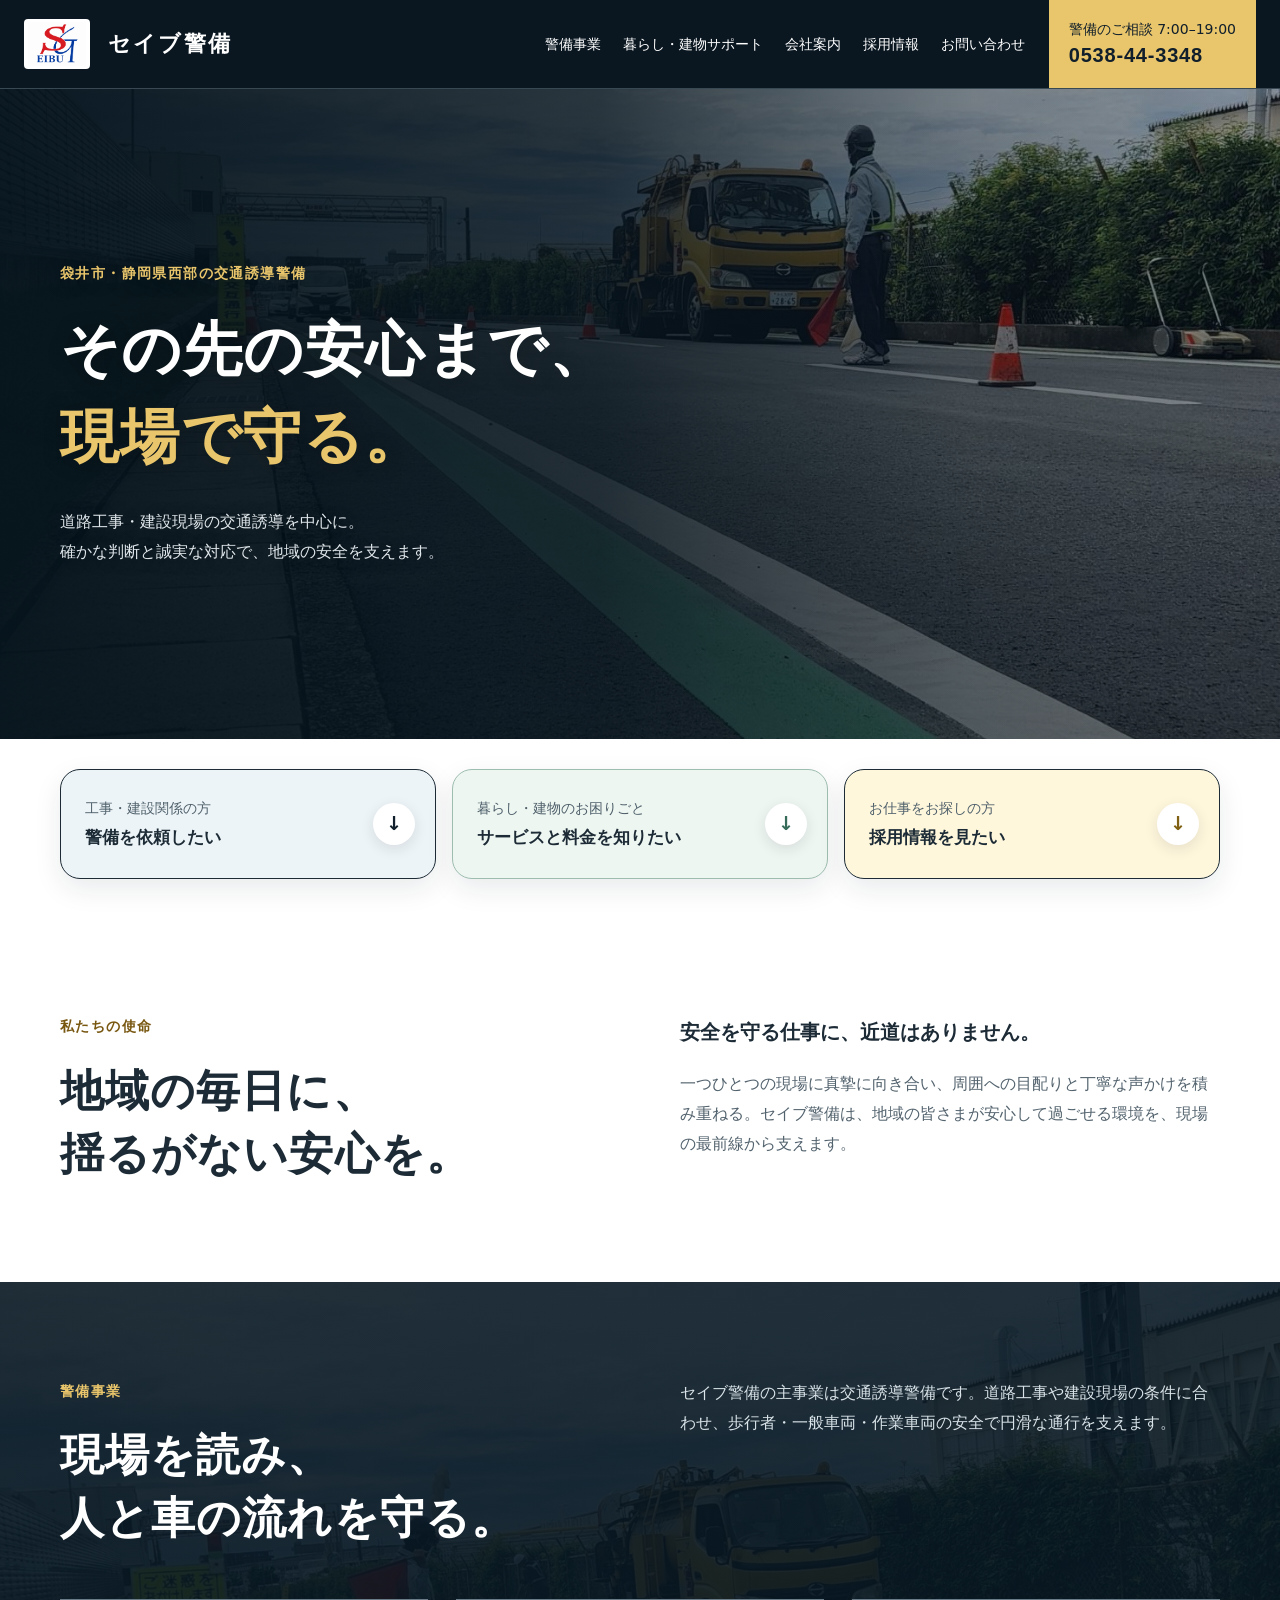
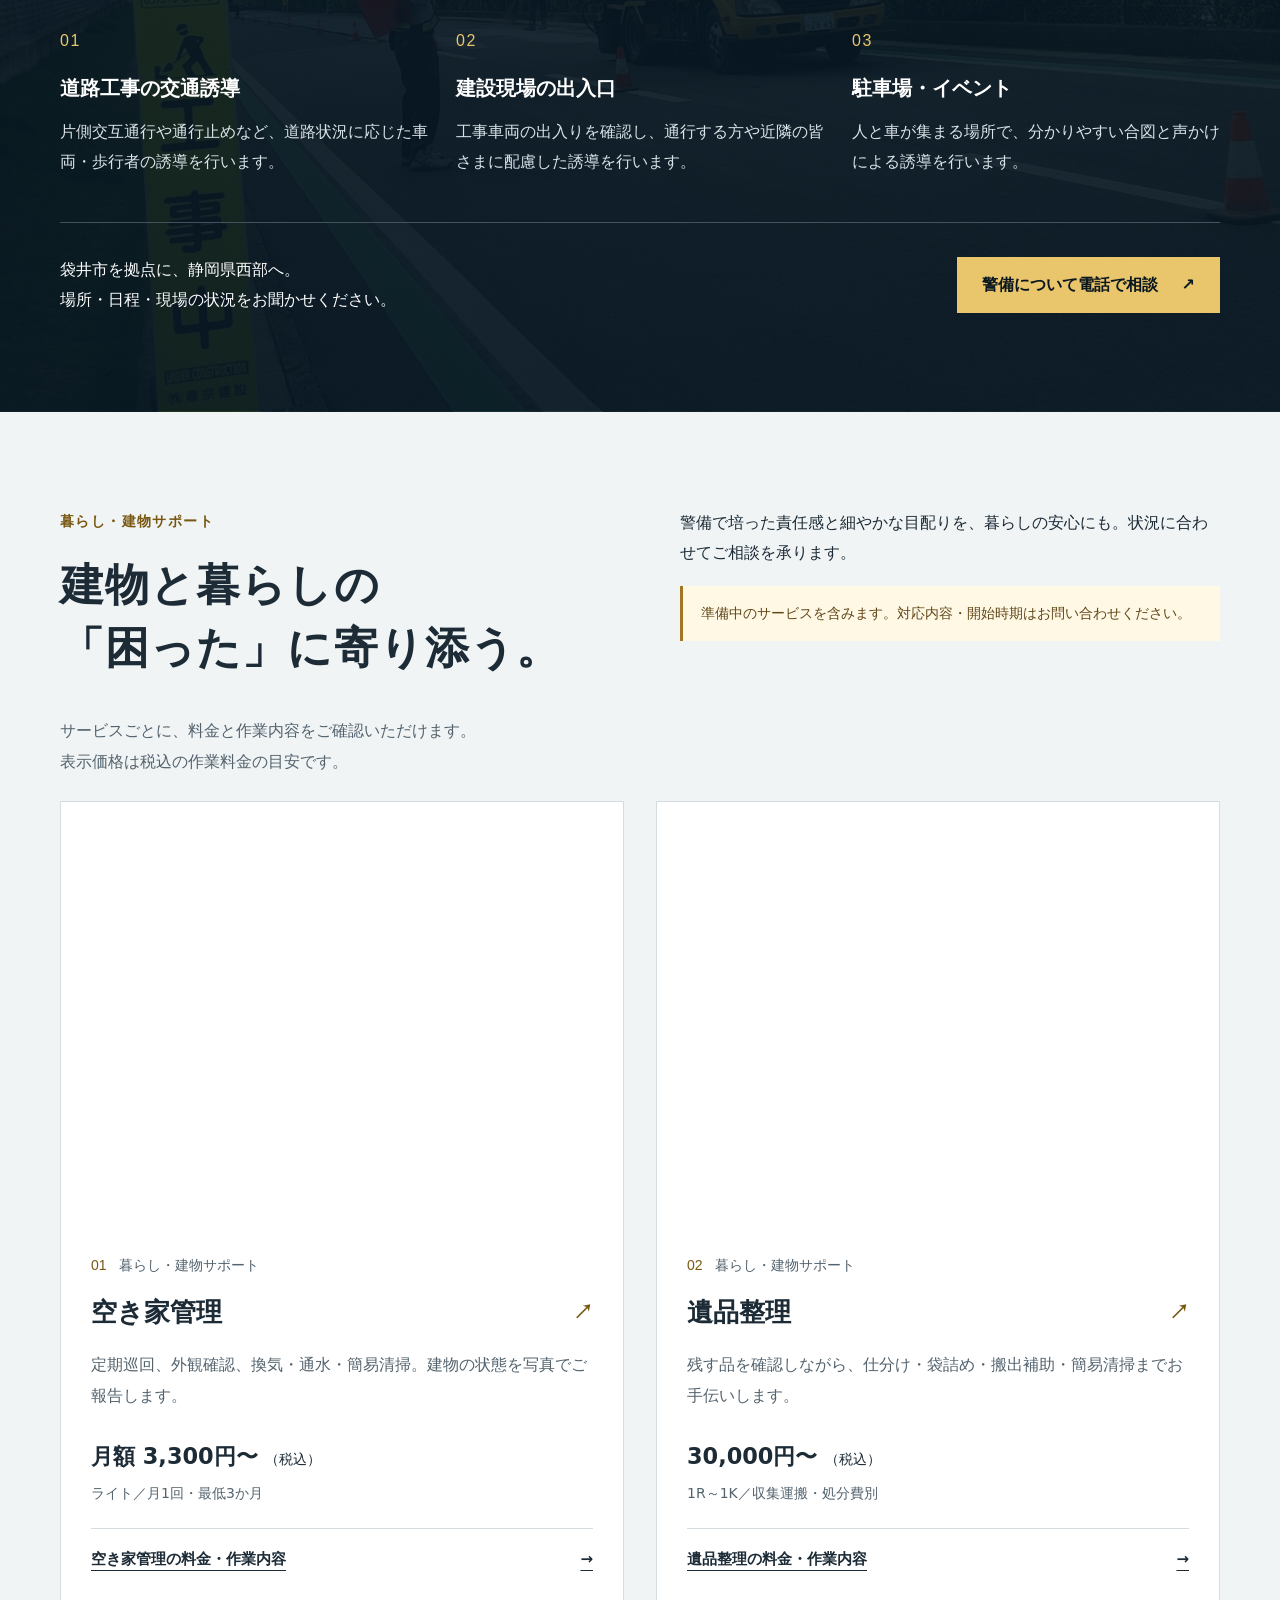
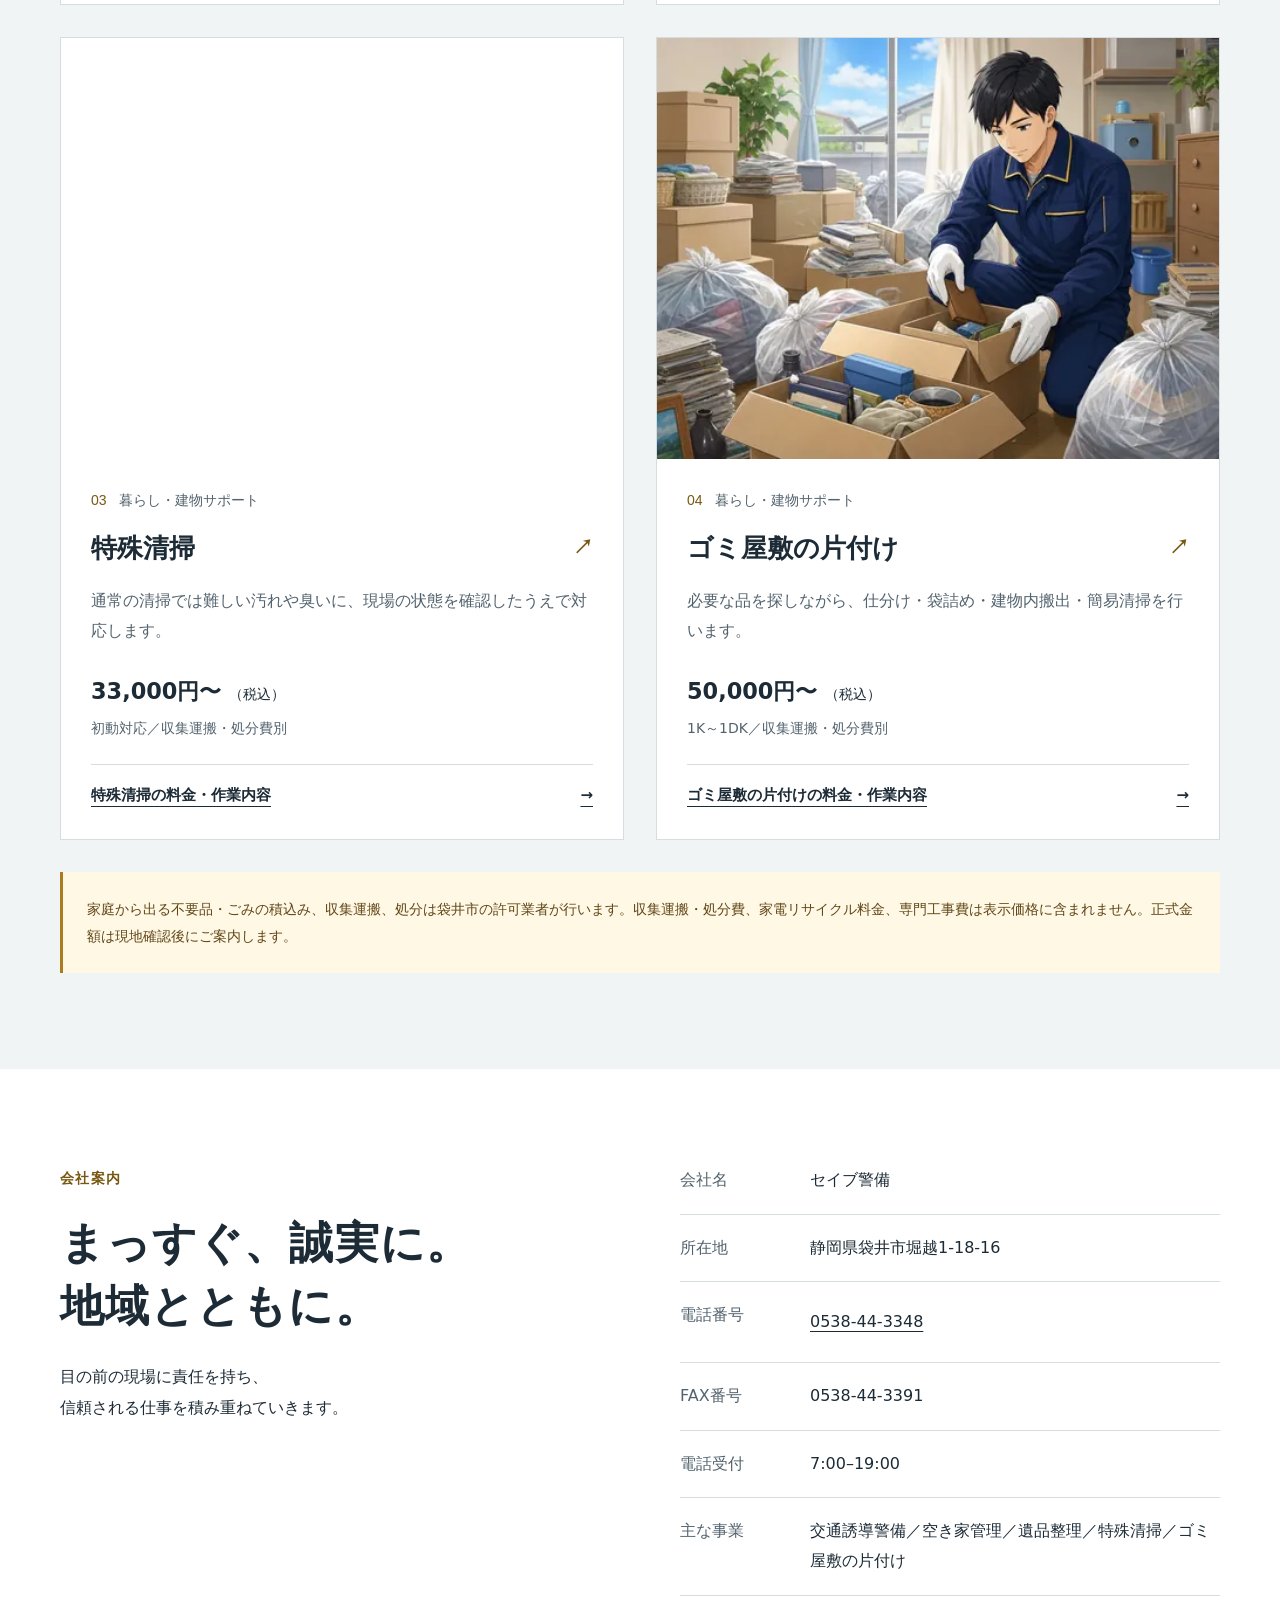
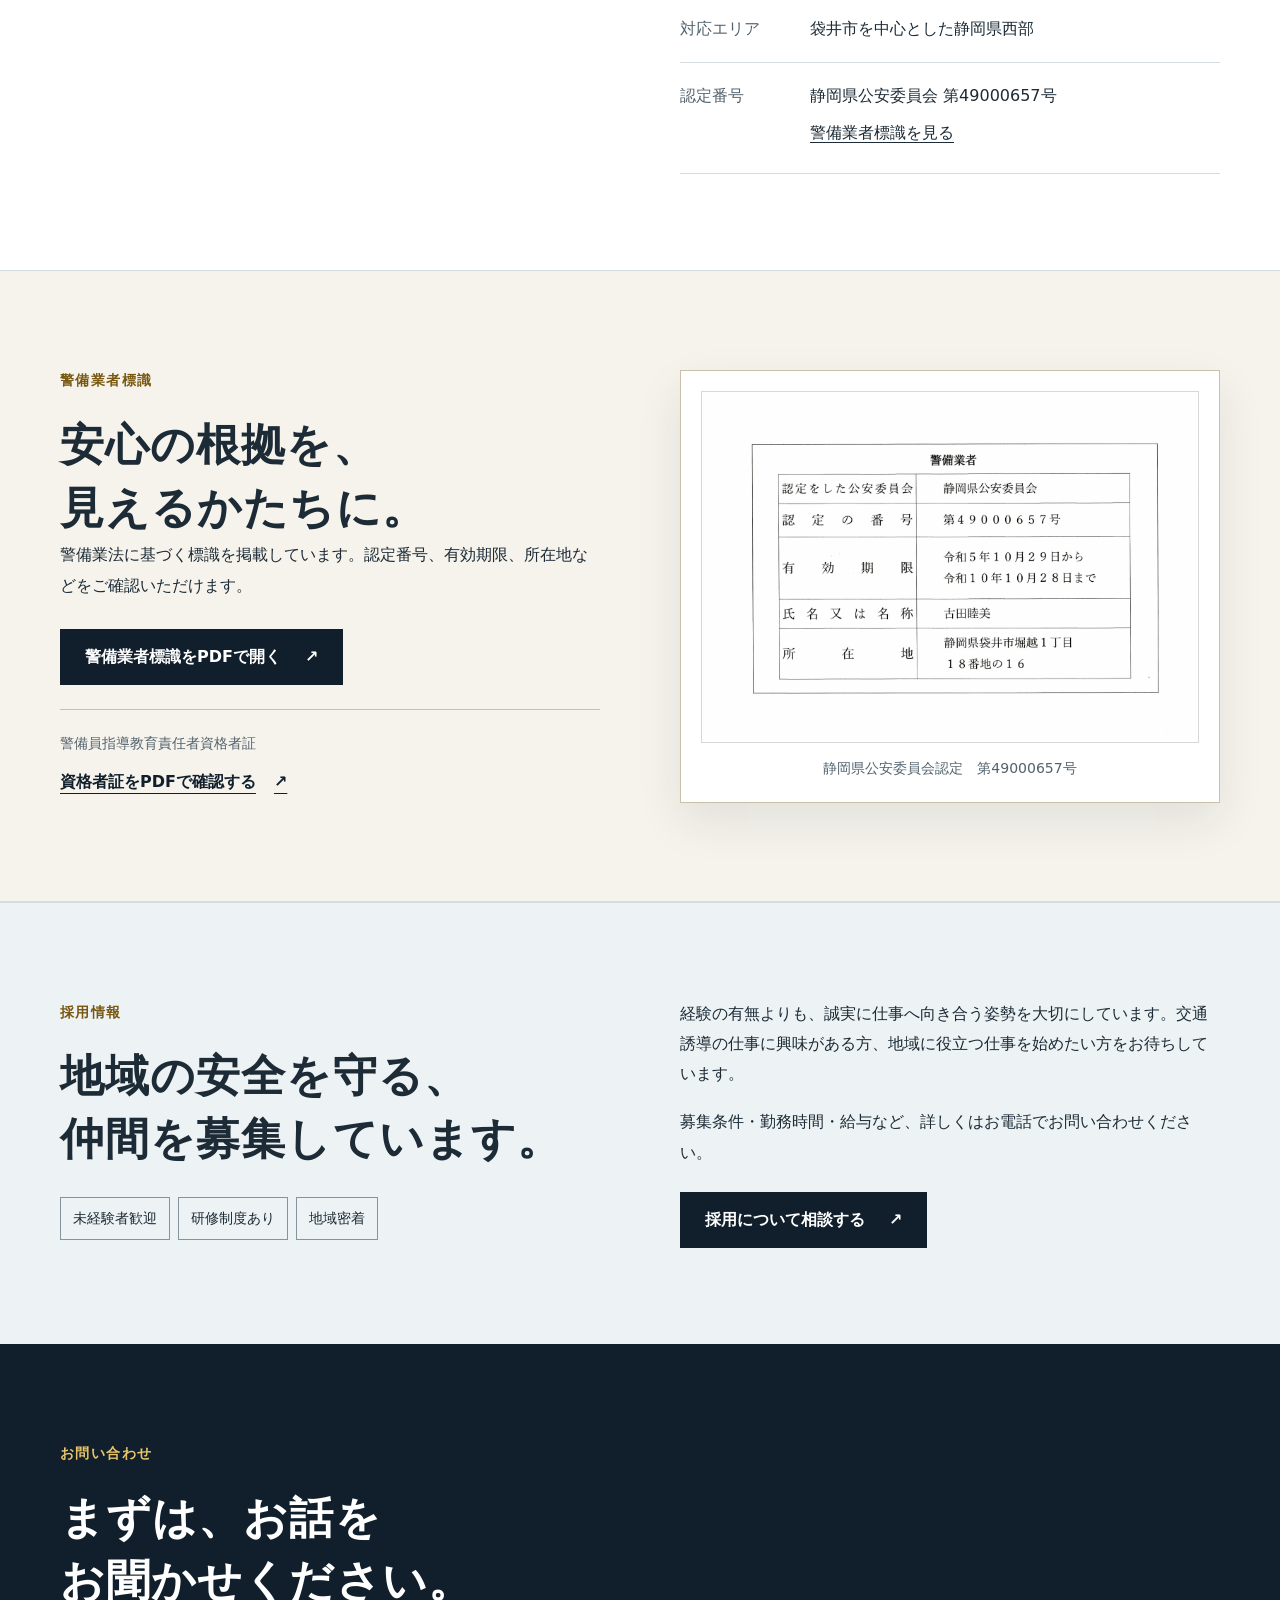
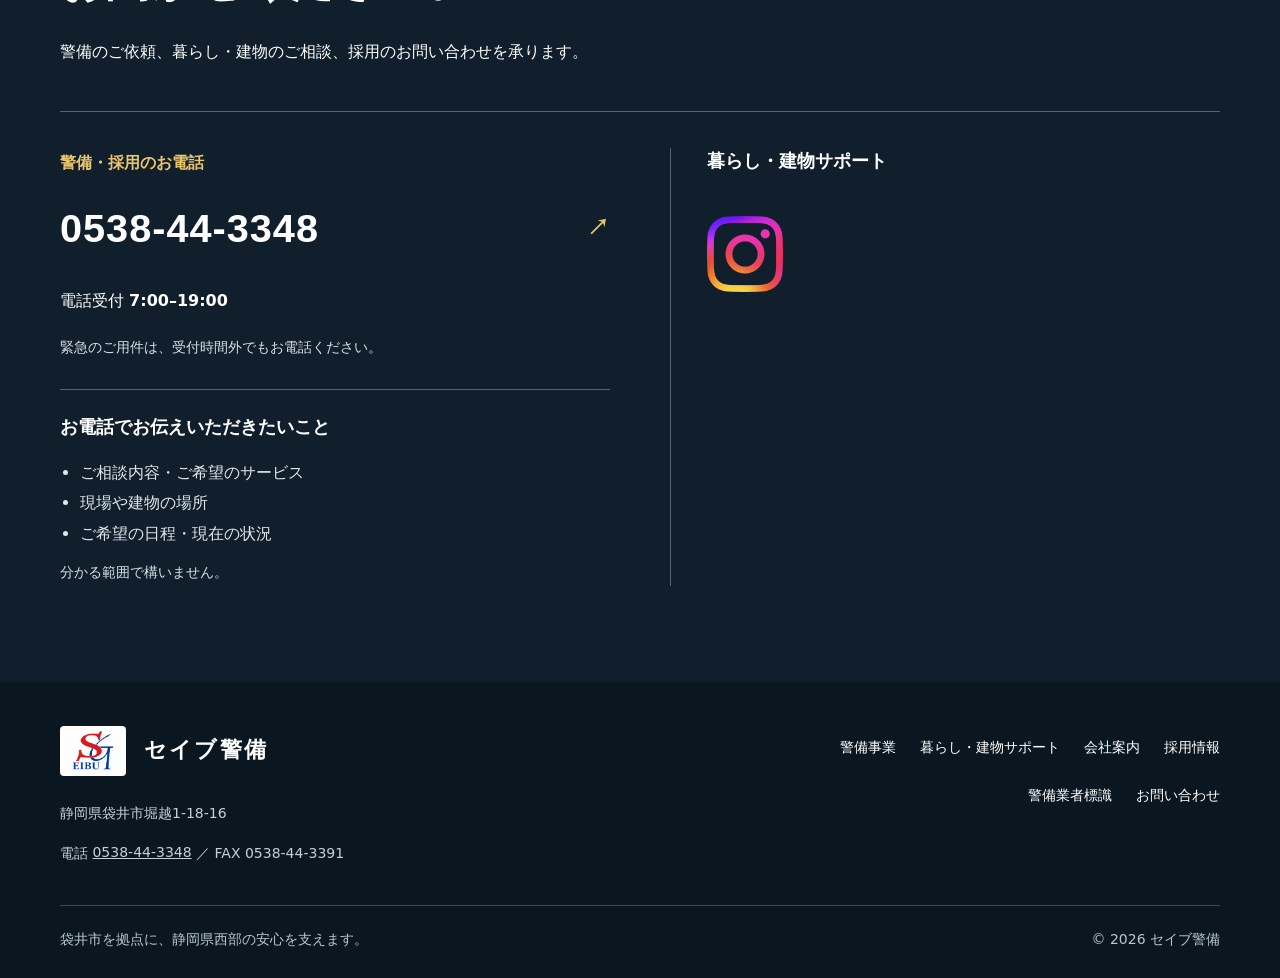
<file: index.html>
<!doctype html>
<html lang="ja">
  <head>
    <meta charset="utf-8" />
    <meta
      name="viewport"
      content="width=device-width, initial-scale=1, viewport-fit=cover"
    />
    <!-- 確認用公開を継続。正式公開時のみ、全ページのnoindex設定を外す。 -->
    <meta name="robots" content="noindex, nofollow" />
    <title>セイブ警備｜袋井市・静岡県西部の交通誘導警備・暮らしサポート</title>
    <meta
      name="description"
      content="静岡県袋井市のセイブ警備。道路工事・建設現場の交通誘導警備を中心に、空き家管理・遺品整理・特殊清掃・ゴミ屋敷の片付けをご案内。電話0538-44-3348、受付7:00〜19:00。"
    />
    <link
      rel="canonical"
      href="https://fb9vwx6hn2-droid.github.io/seibu-keibi-preview/"
    />
    <meta name="theme-color" content="#101f2b" />
    <meta property="og:type" content="website" />
    <meta property="og:locale" content="ja_JP" />
    <meta property="og:site_name" content="セイブ警備" />
    <meta
      property="og:title"
      content="セイブ警備｜袋井市・静岡県西部の交通誘導警備・暮らしサポート"
    />
    <meta
      property="og:description"
      content="静岡県袋井市のセイブ警備。道路工事・建設現場の交通誘導警備を中心に、空き家管理・遺品整理・特殊清掃・ゴミ屋敷の片付けをご案内。電話0538-44-3348、受付7:00〜19:00。"
    />
    <meta
      property="og:url"
      content="https://fb9vwx6hn2-droid.github.io/seibu-keibi-preview/"
    />
    <link
      rel="preload"
      as="image"
      href="assets/hero-security-01.jpeg"
      fetchpriority="high"
    />
    <link rel="stylesheet" href="style.css?v=20260919b" />
    <script src="contact-links.js?v=20260918" defer></script>
    <script src="script.js?v=20260919b" defer></script>
    <script type="application/ld+json">
      {
        "@context": "https://schema.org",
        "@graph": [
          {
            "@type": "LocalBusiness",
            "@id": "https://fb9vwx6hn2-droid.github.io/seibu-keibi-preview/#business",
            "name": "セイブ警備",
            "url": "https://fb9vwx6hn2-droid.github.io/seibu-keibi-preview/",
            "telephone": "+81-538-44-3348",
            "faxNumber": "+81-538-44-3391",
            "sameAs": ["https://www.instagram.com/seibukrk/"],
            "address": {
              "@type": "PostalAddress",
              "addressRegion": "静岡県",
              "addressLocality": "袋井市",
              "streetAddress": "堀越1-18-16",
              "addressCountry": "JP"
            },
            "areaServed": ["袋井市", "静岡県西部"]
          },
          {
            "@type": "WebPage",
            "@id": "https://fb9vwx6hn2-droid.github.io/seibu-keibi-preview/#webpage",
            "url": "https://fb9vwx6hn2-droid.github.io/seibu-keibi-preview/",
            "name": "セイブ警備｜袋井市・静岡県西部の交通誘導警備・暮らしサポート",
            "description": "静岡県袋井市のセイブ警備。道路工事・建設現場の交通誘導警備を中心に、空き家管理・遺品整理・特殊清掃・ゴミ屋敷の片付けをご案内。電話0538-44-3348、受付7:00〜19:00。",
            "inLanguage": "ja",
            "about": {
              "@id": "https://fb9vwx6hn2-droid.github.io/seibu-keibi-preview/#business"
            }
          }
        ]
      }
    </script>
  </head>
  <body>
    <a class="skip-link" href="#main">本文へ移動</a>
    <header class="site-header">
      <div class="header-inner">
        <a class="brand" href="#top" aria-label="セイブ警備 ホーム"
          ><img
            class="brand-logo"
            src="assets/seibu-logo.png"
            alt=""
            width="1448"
            height="1086"
          /><span>セイブ警備</span></a
        >
        <button
          class="menu-button"
          id="menuButton"
          type="button"
          aria-controls="globalNav"
          aria-expanded="false"
          hidden
        >
          <span class="menu-icon" aria-hidden="true"></span
          ><span id="menuLabel">メニュー</span>
        </button>
        <nav class="global-nav" id="globalNav" aria-label="メインメニュー">
          <a href="#security">警備事業</a
          ><a href="#support">暮らし・建物サポート</a
          ><a href="#company">会社案内</a><a href="#recruit">採用情報</a
          ><a href="#contact">お問い合わせ</a>
        </nav>
        <a class="header-phone" href="tel:0538443348"
          ><span>警備のご相談 7:00–19:00</span><strong>0538-44-3348</strong></a
        >
      </div>
    </header>
    <main id="main" tabindex="-1">
      <section
        class="hero"
        id="top"
        aria-labelledby="heroTitle"
        data-slideshow
      >
        <div class="hero-slides" aria-hidden="true">
          <div class="hero-slide is-active"></div>
          <div class="hero-slide"></div>
          <div class="hero-slide"></div>
        </div>
        <div class="container hero-inner">
          <div class="hero-copy">
            <p class="eyebrow">袋井市・静岡県西部の交通誘導警備</p>
            <h1 id="heroTitle">
              <span>その先の安心まで、</span><br /><em>現場で守る。</em>
            </h1>
            <p class="hero-lead">
              道路工事・建設現場の交通誘導を中心に。<br />確かな判断と誠実な対応で、地域の安全を支えます。
            </p>
          </div>
        </div>
      </section>
      <nav class="purpose-nav container" aria-label="目的から探す">
        <a class="purpose-security" href="#security"
          ><span>工事・建設関係の方</span><strong>警備を依頼したい</strong
          ><b aria-hidden="true">↓</b></a
        ><a class="purpose-support" href="#support"
          ><span>暮らし・建物のお困りごと</span
          ><strong>サービスと料金を知りたい</strong
          ><b aria-hidden="true">↓</b></a
        ><a class="purpose-recruit" href="#recruit"
          ><span>お仕事をお探しの方</span><strong>採用情報を見たい</strong
          ><b aria-hidden="true">↓</b></a
        >
      </nav>
      <section class="section intro spotlight-section" id="intro">
        <div class="container two-columns">
          <div class="section-heading">
            <p class="eyebrow">私たちの使命</p>
            <h2>地域の毎日に、<br />揺るがない安心を。</h2>
          </div>
          <div class="body-copy">
            <p class="lead">安全を守る仕事に、近道はありません。</p>
            <p>
              一つひとつの現場に真摯に向き合い、周囲への目配りと丁寧な声かけを積み重ねる。セイブ警備は、地域の皆さまが安心して過ごせる環境を、現場の最前線から支えます。
            </p>
          </div>
        </div>
      </section>
      <section
        class="section security spotlight-section"
        id="security"
        aria-labelledby="securityTitle"
      >
        <div class="container">
          <div class="two-columns">
            <div class="section-heading">
              <p class="eyebrow">警備事業</p>
              <h2 id="securityTitle">現場を読み、<br />人と車の流れを守る。</h2>
            </div>
            <p>
              セイブ警備の主事業は交通誘導警備です。道路工事や建設現場の条件に合わせ、歩行者・一般車両・作業車両の安全で円滑な通行を支えます。
            </p>
          </div>
          <div class="security-cases">
            <article>
              <span>01</span>
              <h3>道路工事の交通誘導</h3>
              <p>
                片側交互通行や通行止めなど、道路状況に応じた車両・歩行者の誘導を行います。
              </p>
            </article>
            <article>
              <span>02</span>
              <h3>建設現場の出入口</h3>
              <p>
                工事車両の出入りを確認し、通行する方や近隣の皆さまに配慮した誘導を行います。
              </p>
            </article>
            <article>
              <span>03</span>
              <h3>駐車場・イベント</h3>
              <p>
                人と車が集まる場所で、分かりやすい合図と声かけによる誘導を行います。
              </p>
            </article>
          </div>
          <div class="security-bottom">
            <p>
              袋井市を拠点に、静岡県西部へ。<br />場所・日程・現場の状況をお聞かせください。
            </p>
            <a class="button button-gold" href="tel:0538443348"
              >警備について電話で相談 <span aria-hidden="true">↗</span></a
            >
          </div>
        </div>
      </section>
      <section
        class="section support spotlight-section"
        id="support"
        aria-labelledby="supportTitle"
      >
        <div class="container">
          <div class="two-columns">
            <div class="section-heading">
              <p class="eyebrow">暮らし・建物サポート</p>
              <h2 id="supportTitle">
                建物と暮らしの<br />「困った」に寄り添う。
              </h2>
            </div>
            <div>
              <p>
                警備で培った責任感と細やかな目配りを、暮らしの安心にも。状況に合わせてご相談を承ります。
              </p>
              <p class="notice">
                準備中のサービスを含みます。対応内容・開始時期はお問い合わせください。
              </p>
            </div>
          </div>
          <p class="service-guide">
            サービスごとに、料金と作業内容をご確認いただけます。<br />表示価格は税込の作業料金の目安です。
          </p>
          <div class="service-grid">
            <article class="service-card">
              <a
                class="service-image-link"
                href="vacant-house.html"
                tabindex="-1"
                aria-hidden="true"
                ><img
                  src="assets/service-vacant-house-800.webp"
                  srcset="
                    assets/service-vacant-house-480.webp 480w,
                    assets/service-vacant-house-800.webp 800w
                  "
                  sizes="(max-width: 600px) calc(100vw - 40px), (max-width: 960px) calc((100vw - 64px) / 2), 560px"
                  width="800"
                  height="600"
                  alt="空き家管理の作業イメージ"
                  loading="lazy"
                  decoding="async"
              /></a>
              <div class="service-card-body">
                <p class="service-index">
                  01 <span>暮らし・建物サポート</span>
                </p>
                <h3>
                  <a href="vacant-house.html"
                    >空き家管理<span class="card-arrow" aria-hidden="true"
                      >↗</span
                    ></a
                  >
                </h3>
                <p>
                  定期巡回、外観確認、換気・通水・簡易清掃。建物の状態を写真でご報告します。
                </p>
                <p class="card-price">月額 3,300円〜 <small>（税込）</small></p>
                <p class="price-note">ライト／月1回・最低3か月</p>
                <a class="text-link" href="vacant-house.html"
                  >空き家管理の料金・作業内容
                  <span aria-hidden="true">→</span></a
                >
              </div>
            </article>
            <article class="service-card">
              <a
                class="service-image-link"
                href="estate-clearance.html"
                tabindex="-1"
                aria-hidden="true"
                ><img
                  src="assets/service-estate-clearance-800.webp"
                  srcset="
                    assets/service-estate-clearance-480.webp 480w,
                    assets/service-estate-clearance-800.webp 800w
                  "
                  sizes="(max-width: 600px) calc(100vw - 40px), (max-width: 960px) calc((100vw - 64px) / 2), 560px"
                  width="800"
                  height="600"
                  alt="遺品整理の作業イメージ"
                  loading="lazy"
                  decoding="async"
              /></a>
              <div class="service-card-body">
                <p class="service-index">
                  02 <span>暮らし・建物サポート</span>
                </p>
                <h3>
                  <a href="estate-clearance.html"
                    >遺品整理<span class="card-arrow" aria-hidden="true"
                      >↗</span
                    ></a
                  >
                </h3>
                <p>
                  残す品を確認しながら、仕分け・袋詰め・搬出補助・簡易清掃までお手伝いします。
                </p>
                <p class="card-price">30,000円〜 <small>（税込）</small></p>
                <p class="price-note">1R～1K／収集運搬・処分費別</p>
                <a class="text-link" href="estate-clearance.html"
                  >遺品整理の料金・作業内容 <span aria-hidden="true">→</span></a
                >
              </div>
            </article>
            <article class="service-card">
              <a
                class="service-image-link"
                href="special-cleaning.html"
                tabindex="-1"
                aria-hidden="true"
                ><img
                  src="assets/service-special-cleaning-800.webp"
                  srcset="
                    assets/service-special-cleaning-480.webp 480w,
                    assets/service-special-cleaning-800.webp 800w
                  "
                  sizes="(max-width: 600px) calc(100vw - 40px), (max-width: 960px) calc((100vw - 64px) / 2), 560px"
                  width="800"
                  height="600"
                  alt="特殊清掃の作業イメージ"
                  loading="lazy"
                  decoding="async"
              /></a>
              <div class="service-card-body">
                <p class="service-index">
                  03 <span>暮らし・建物サポート</span>
                </p>
                <h3>
                  <a href="special-cleaning.html"
                    >特殊清掃<span class="card-arrow" aria-hidden="true"
                      >↗</span
                    ></a
                  >
                </h3>
                <p>
                  通常の清掃では難しい汚れや臭いに、現場の状態を確認したうえで対応します。
                </p>
                <p class="card-price">33,000円〜 <small>（税込）</small></p>
                <p class="price-note">初動対応／収集運搬・処分費別</p>
                <a class="text-link" href="special-cleaning.html"
                  >特殊清掃の料金・作業内容 <span aria-hidden="true">→</span></a
                >
              </div>
            </article>
            <article class="service-card">
              <a
                class="service-image-link"
                href="hoarding-cleanup.html"
                tabindex="-1"
                aria-hidden="true"
                ><img
                  src="assets/service-hoarding-cleanup-800.webp"
                  srcset="
                    assets/service-hoarding-cleanup-480.webp 480w,
                    assets/service-hoarding-cleanup-800.webp 800w
                  "
                  sizes="(max-width: 600px) calc(100vw - 40px), (max-width: 960px) calc((100vw - 64px) / 2), 560px"
                  width="800"
                  height="600"
                  alt="ゴミ屋敷の片付けの作業イメージ"
                  loading="lazy"
                  decoding="async"
              /></a>
              <div class="service-card-body">
                <p class="service-index">
                  04 <span>暮らし・建物サポート</span>
                </p>
                <h3>
                  <a href="hoarding-cleanup.html"
                    >ゴミ屋敷の片付け<span class="card-arrow" aria-hidden="true"
                      >↗</span
                    ></a
                  >
                </h3>
                <p>
                  必要な品を探しながら、仕分け・袋詰め・建物内搬出・簡易清掃を行います。
                </p>
                <p class="card-price">50,000円〜 <small>（税込）</small></p>
                <p class="price-note">1K～1DK／収集運搬・処分費別</p>
                <a class="text-link" href="hoarding-cleanup.html"
                  >ゴミ屋敷の片付けの料金・作業内容
                  <span aria-hidden="true">→</span></a
                >
              </div>
            </article>
          </div>
          <p class="cost-note">
            家庭から出る不要品・ごみの積込み、収集運搬、処分は袋井市の許可業者が行います。収集運搬・処分費、家電リサイクル料金、専門工事費は表示価格に含まれません。正式金額は現地確認後にご案内します。
          </p>
        </div>
      </section>
      <section
        class="section company spotlight-section"
        id="company"
        aria-labelledby="companyTitle"
      >
        <div class="container two-columns">
          <div class="section-heading">
            <p class="eyebrow">会社案内</p>
            <h2 id="companyTitle">まっすぐ、誠実に。<br />地域とともに。</h2>
            <p>
              目の前の現場に責任を持ち、<br />信頼される仕事を積み重ねていきます。
            </p>
          </div>
          <dl class="company-data">
            <div>
              <dt>会社名</dt>
              <dd>セイブ警備</dd>
            </div>
            <div>
              <dt>所在地</dt>
              <dd>静岡県袋井市堀越1-18-16</dd>
            </div>
            <div>
              <dt>電話番号</dt>
              <dd><a href="tel:0538443348">0538-44-3348</a></dd>
            </div>
            <div>
              <dt>FAX番号</dt>
              <dd>0538-44-3391</dd>
            </div>
            <div>
              <dt>電話受付</dt>
              <dd>7:00–19:00</dd>
            </div>
            <div>
              <dt>主な事業</dt>
              <dd>
                交通誘導警備／空き家管理／遺品整理／特殊清掃／ゴミ屋敷の片付け
              </dd>
            </div>
            <div>
              <dt>対応エリア</dt>
              <dd>袋井市を中心とした静岡県西部</dd>
            </div>
            <div>
              <dt>認定番号</dt>
              <dd>
                静岡県公安委員会 第49000657号<br /><a
                  href="#security-license"
                  >警備業者標識を見る</a
                >
              </dd>
            </div>
          </dl>
        </div>
      </section>
      <section
        class="section security-license spotlight-section"
        id="security-license"
        aria-labelledby="securityLicenseTitle"
      >
        <div class="container two-columns security-license-grid">
          <div class="section-heading">
            <p class="eyebrow">警備業者標識</p>
            <h2 id="securityLicenseTitle">安心の根拠を、<br />見えるかたちに。</h2>
            <p>
              警備業法に基づく標識を掲載しています。認定番号、有効期限、所在地などをご確認いただけます。
            </p>
            <a
              class="button button-dark"
              href="documents/security-business-sign.pdf?v=20260918b"
              target="_blank"
              rel="noopener noreferrer"
              >警備業者標識をPDFで開く
              <span aria-hidden="true">↗</span></a
            >
            <div class="qualification-document">
              <p>警備員指導教育責任者資格者証</p>
              <a
                class="text-link"
                href="documents/security-guard-instructor-certificate.pdf?v=20260918"
                target="_blank"
                rel="noopener noreferrer"
                >資格者証をPDFで確認する
                <span aria-hidden="true">↗</span></a
              >
            </div>
          </div>
          <figure class="license-preview">
            <a
              href="documents/security-business-sign.pdf?v=20260918b"
              target="_blank"
              rel="noopener noreferrer"
              aria-label="警備業者標識をPDFで開く"
            >
              <img
                src="assets/security-business-sign.png"
                alt="静岡県公安委員会認定 第49000657号の警備業者標識"
                width="1404"
                height="992"
                loading="lazy"
              />
            </a>
            <figcaption>静岡県公安委員会認定　第49000657号</figcaption>
          </figure>
        </div>
      </section>
      <section
        class="section recruit spotlight-section"
        id="recruit"
        aria-labelledby="recruitTitle"
      >
        <div class="container two-columns">
          <div class="section-heading">
            <p class="eyebrow">採用情報</p>
            <h2 id="recruitTitle">
              地域の安全を守る、<br />仲間を募集しています。
            </h2>
            <ul class="tags">
              <li>未経験者歓迎</li>
              <li>研修制度あり</li>
              <li>地域密着</li>
            </ul>
          </div>
          <div>
            <p>
              経験の有無よりも、誠実に仕事へ向き合う姿勢を大切にしています。交通誘導の仕事に興味がある方、地域に役立つ仕事を始めたい方をお待ちしています。
            </p>
            <p>
              募集条件・勤務時間・給与など、詳しくはお電話でお問い合わせください。
            </p>
            <a class="button button-dark" href="tel:0538443348"
              >採用について相談する <span aria-hidden="true">↗</span></a
            >
          </div>
        </div>
      </section>
      <section
        class="section contact spotlight-section"
        id="contact"
        aria-labelledby="contactTitle"
      >
        <div class="container">
          <div class="section-heading">
            <p class="eyebrow">お問い合わせ</p>
            <h2 id="contactTitle">まずは、お話を<br />お聞かせください。</h2>
            <p>
              警備のご依頼、暮らし・建物のご相談、採用のお問い合わせを承ります。
            </p>
          </div>
          <div class="contact-grid">
            <div class="contact-phone">
              <p>警備・採用のお電話</p>
              <a href="tel:0538443348" class="phone-link"
                >0538-44-3348 <span aria-hidden="true">↗</span></a
              >
              <p>電話受付 <strong>7:00–19:00</strong></p>
              <p class="emergency">
                緊急のご用件は、受付時間外でもお電話ください。
              </p>
              <div class="phone-details">
                <h3>お電話でお伝えいただきたいこと</h3>
                <ul>
                  <li>ご相談内容・ご希望のサービス</li>
                  <li>現場や建物の場所</li>
                  <li>ご希望の日程・現在の状況</li>
                </ul>
                <p>分かる範囲で構いません。</p>
              </div>
            </div>
            <div class="contact-guide">
              <h3>暮らし・建物サポート</h3>
              <div class="online-contacts" id="onlineContacts" hidden>
                <div class="channel-links">
                  <a data-contact-link="line" hidden
                    >LINEで相談<span class="sr-only"
                      >（新しいタブで開きます）</span
                    ></a
                  ><a data-contact-link="googleForm" hidden
                    >フォームで相談<span class="sr-only"
                      >（新しいタブで開きます）</span
                    ></a
                  >
                </div>
                <a
                  class="instagram-icon-link"
                  data-contact-link="instagram"
                  aria-label="Instagram @SEIBUKRKを開く"
                  hidden
                >
                  <img
                    src="assets/instagram-icon.png"
                    alt=""
                    width="256"
                    height="256"
                    loading="lazy"
                  />
                </a>
              </div>
              <p class="online-note" id="onlineNote">
                オンライン窓口は準備中です。現在はお電話でご相談ください。
              </p>
            </div>
          </div>
        </div>
      </section>
    </main>
    <footer class="site-footer">
      <div class="container footer-top">
        <div>
          <a class="brand" href="#top" aria-label="セイブ警備 ホーム"
            ><img
              class="brand-logo"
              src="assets/seibu-logo.png"
              alt=""
              width="1448"
              height="1086"
            /><span>セイブ警備</span></a
          >
          <p>静岡県袋井市堀越1-18-16</p>
          <p>
            電話 <a href="tel:0538443348">0538-44-3348</a> ／ FAX 0538-44-3391
          </p>
        </div>
        <nav class="footer-nav" aria-label="フッターメニュー">
          <a href="#security">警備事業</a
          ><a href="#support">暮らし・建物サポート</a
          ><a href="#company">会社案内</a><a href="#recruit">採用情報</a
          ><a href="#security-license">警備業者標識</a
          ><a href="#contact">お問い合わせ</a>
        </nav>
      </div>
      <div class="container footer-bottom">
        <p>袋井市を拠点に、静岡県西部の安心を支えます。</p>
        <p>© <span id="currentYear">2026</span> セイブ警備</p>
      </div>
    </footer>
    <nav class="mobile-actions" aria-label="相談へのショートカット">
      <a href="#contact">相談方法を見る</a
      ><a href="tel:0538443348"
        ><span>電話で相談</span><strong>0538-44-3348</strong></a
      >
    </nav>
  </body>
</html>
</file>
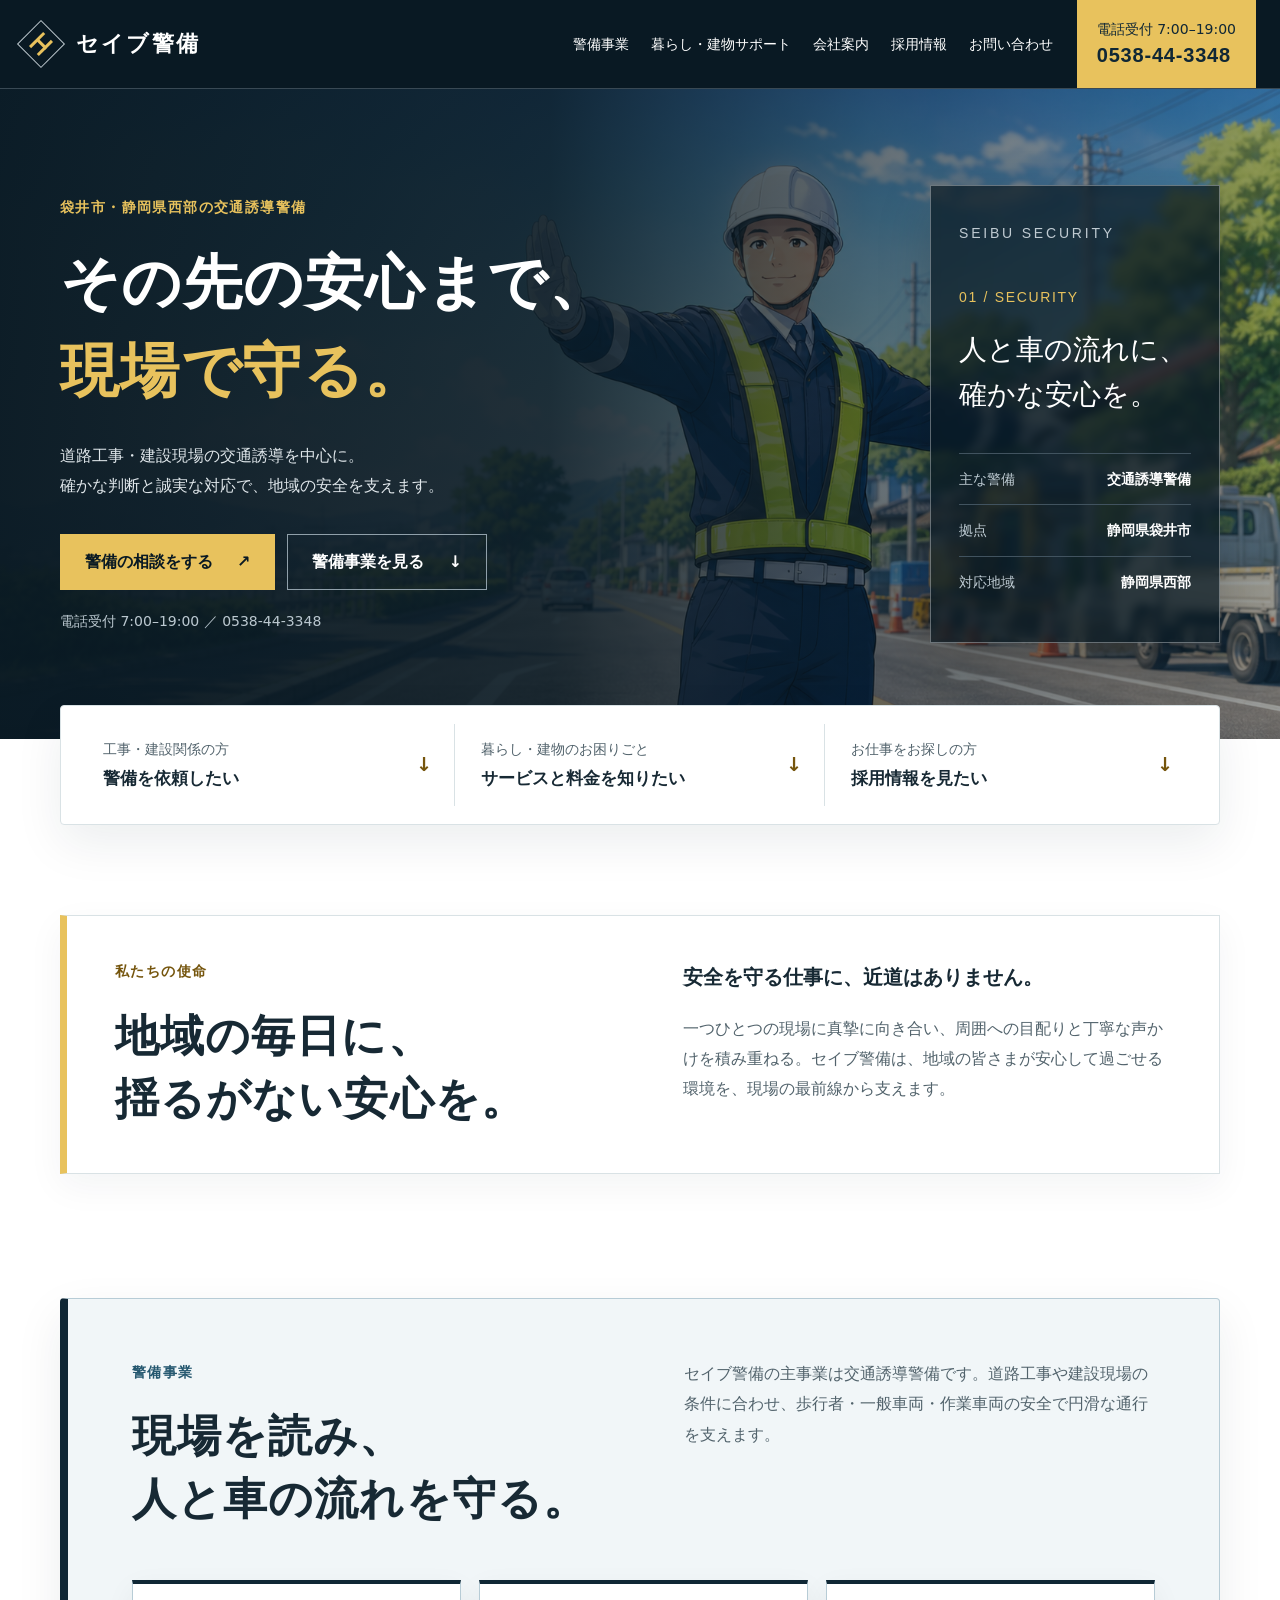
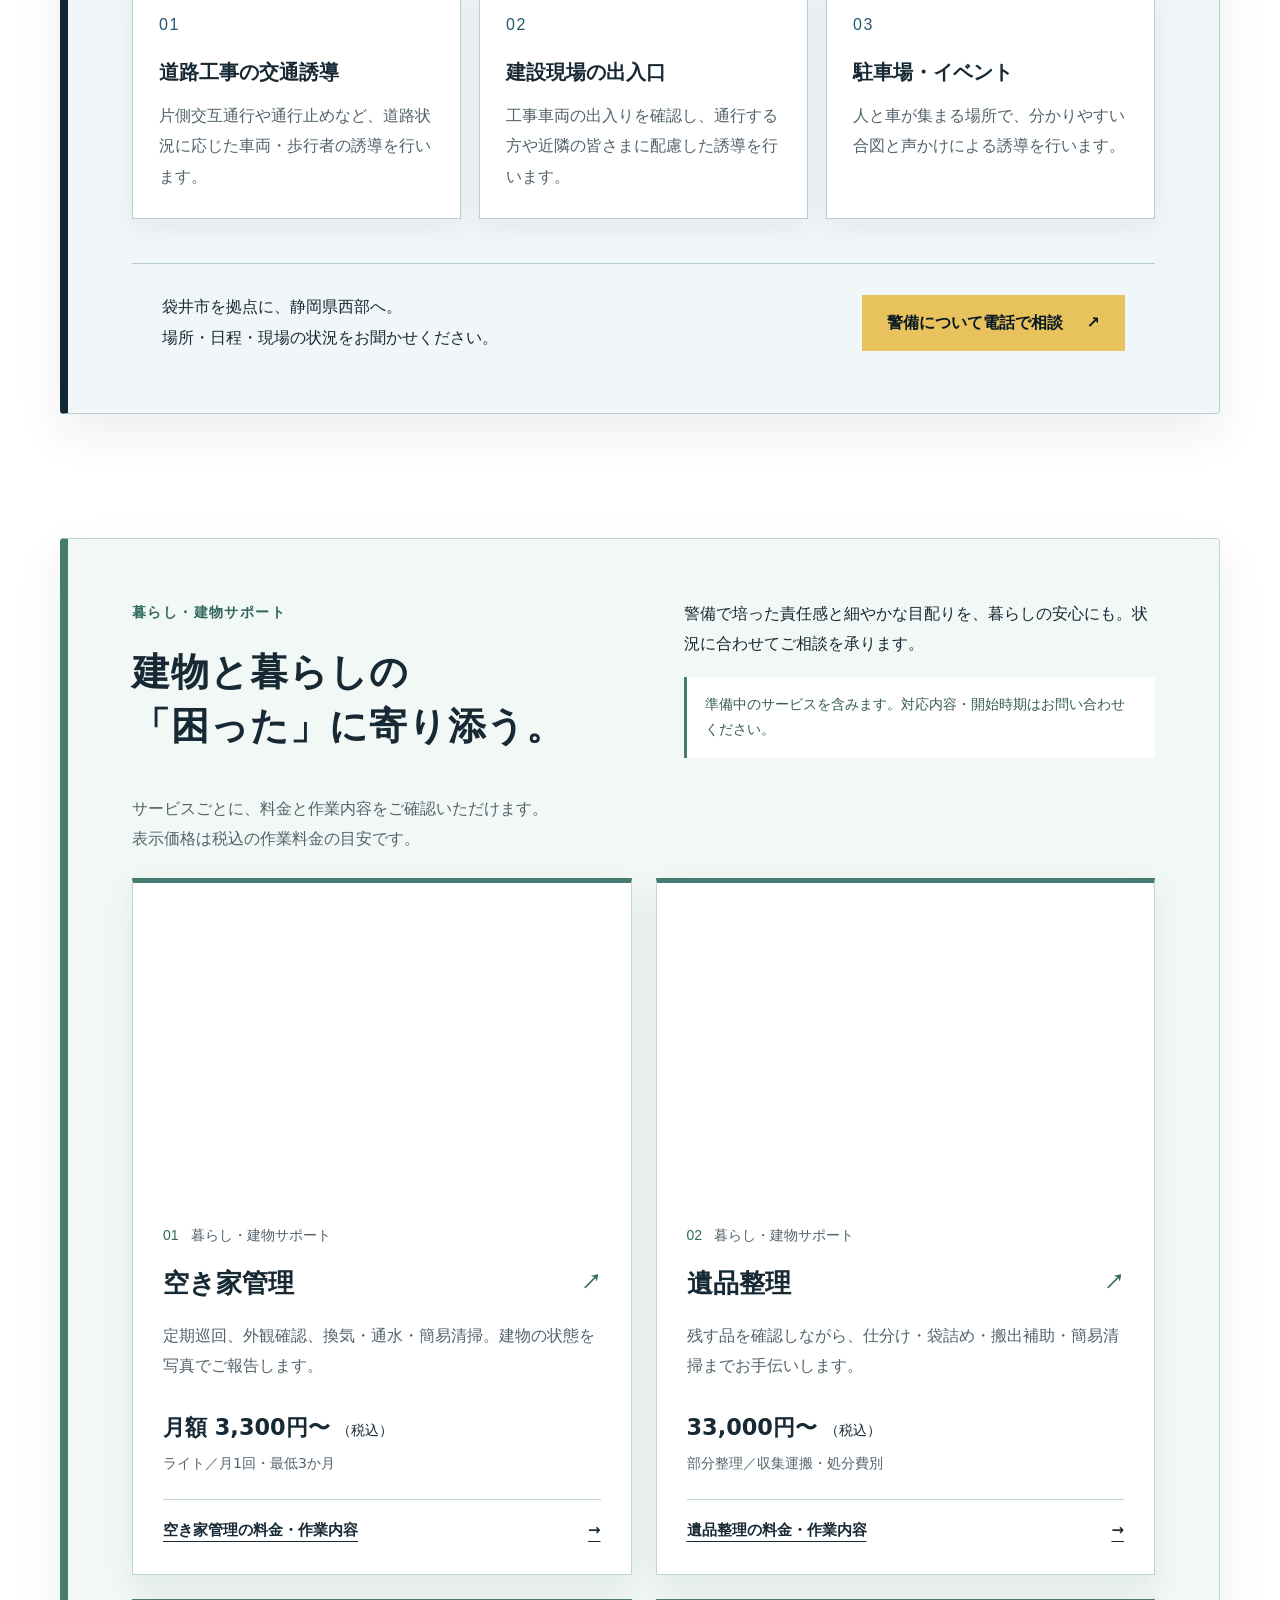
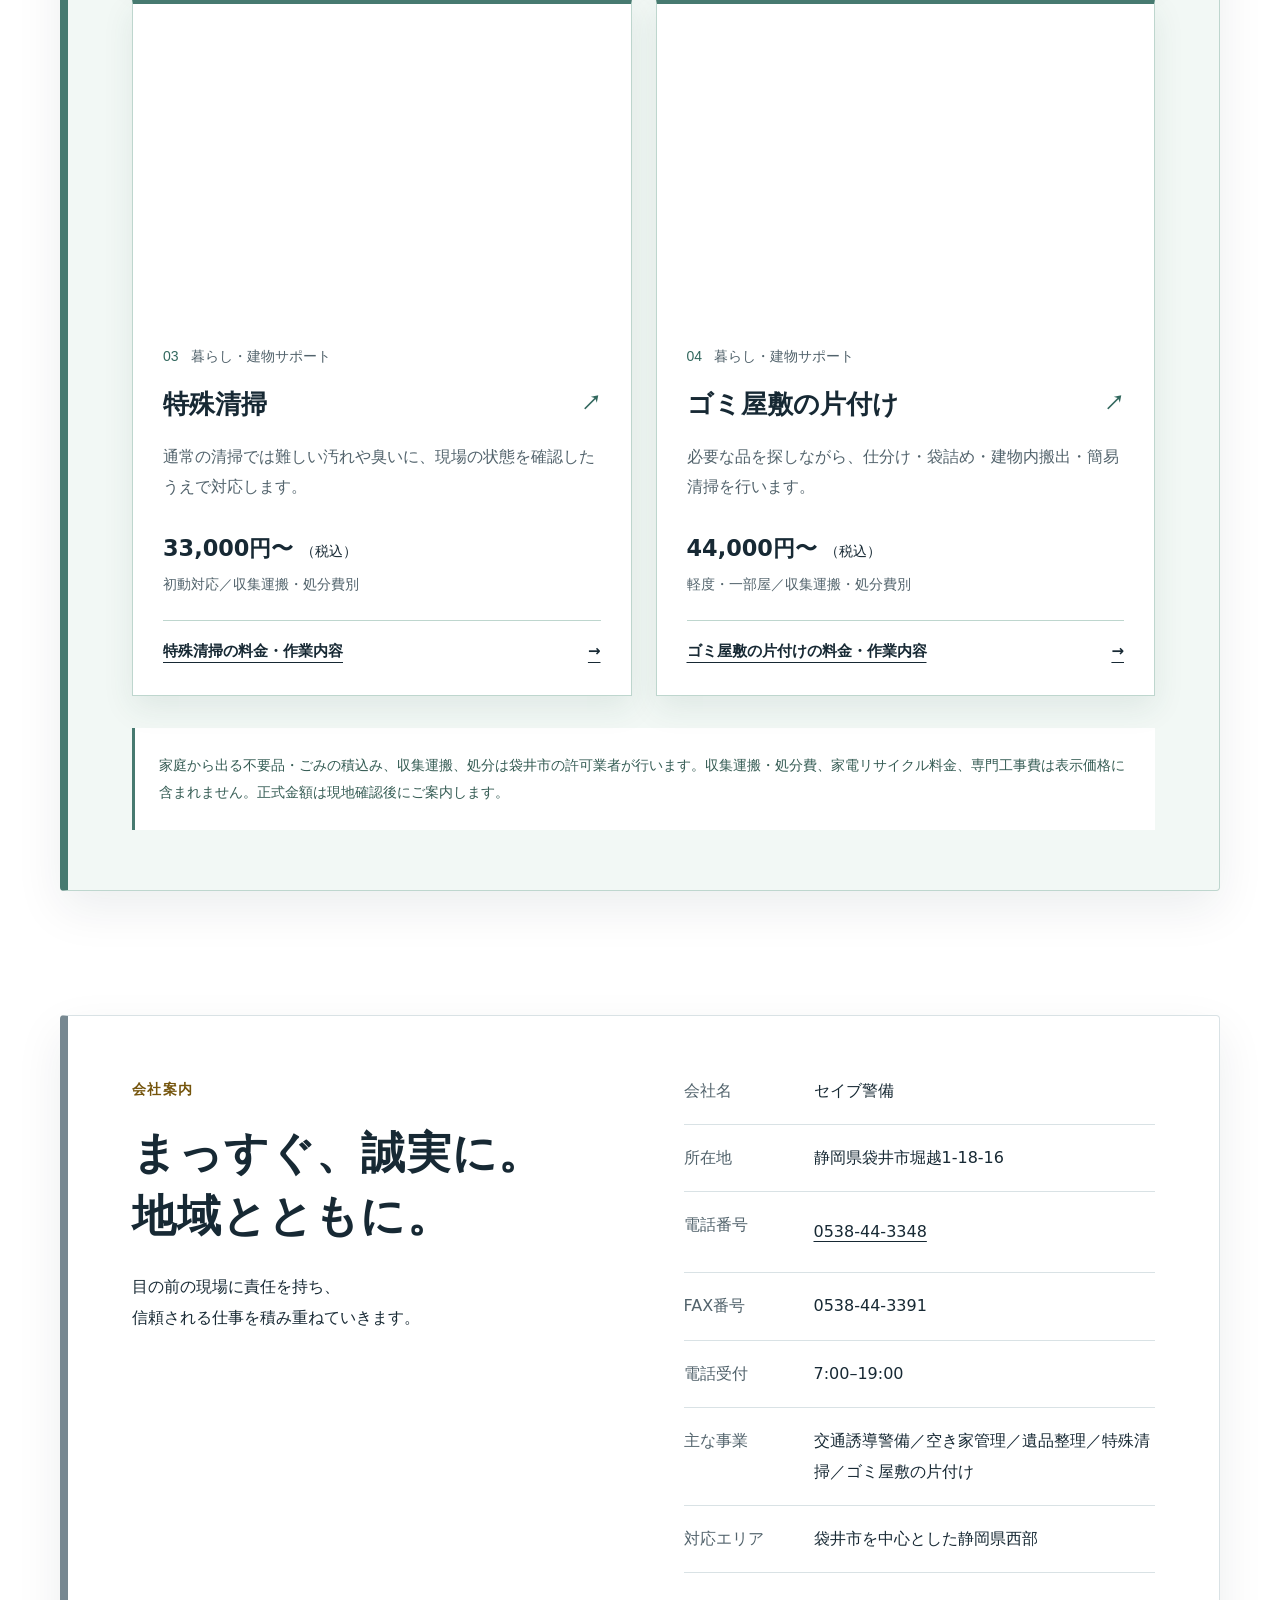
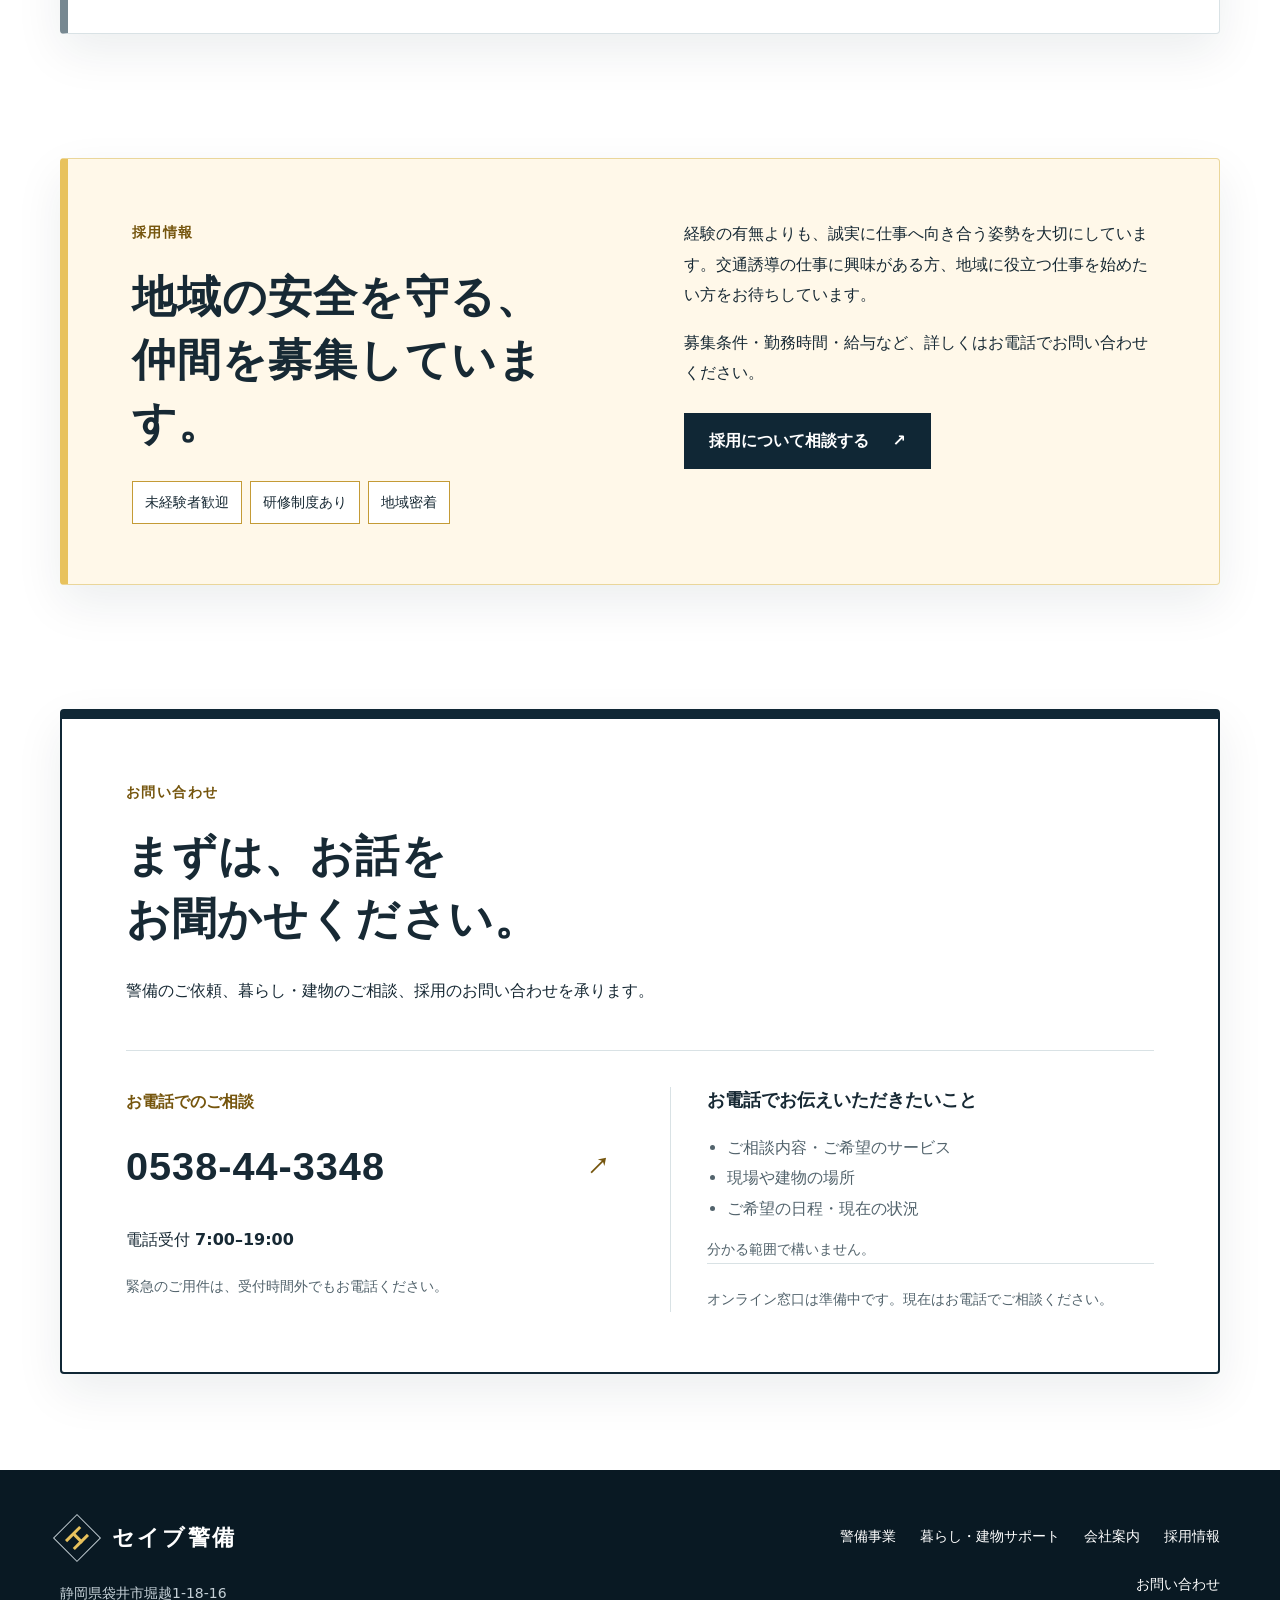
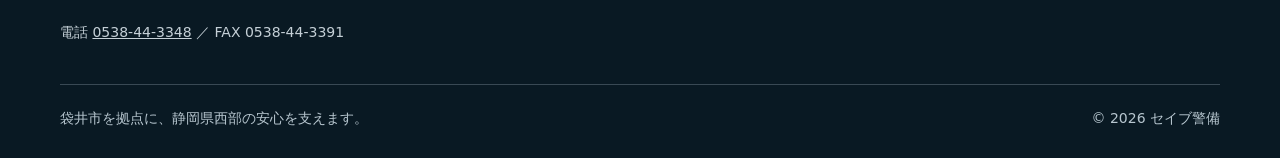
<file: light/index.html>
<!doctype html>
<html lang="ja">
  <head>
    <meta charset="utf-8" />
    <meta
      name="viewport"
      content="width=device-width, initial-scale=1, viewport-fit=cover"
    />
    <!-- 確認用公開を継続。正式公開時のみ、全ページのnoindex設定を外す。 -->
    <meta name="robots" content="noindex, nofollow" />
    <title>セイブ警備｜袋井市・静岡県西部の交通誘導警備・暮らしサポート</title>
    <meta
      name="description"
      content="静岡県袋井市のセイブ警備。道路工事・建設現場の交通誘導警備を中心に、空き家管理・遺品整理・特殊清掃・ゴミ屋敷の片付けをご案内。電話0538-44-3348、受付7:00〜19:00。"
    />
    <link
      rel="canonical"
      href="https://fb9vwx6hn2-droid.github.io/seibu-keibi-preview/light/"
    />
    <meta name="theme-color" content="#101f2b" />
    <meta property="og:type" content="website" />
    <meta property="og:locale" content="ja_JP" />
    <meta property="og:site_name" content="セイブ警備" />
    <meta
      property="og:title"
      content="セイブ警備｜袋井市・静岡県西部の交通誘導警備・暮らしサポート"
    />
    <meta
      property="og:description"
      content="静岡県袋井市のセイブ警備。道路工事・建設現場の交通誘導警備を中心に、空き家管理・遺品整理・特殊清掃・ゴミ屋敷の片付けをご案内。電話0538-44-3348、受付7:00〜19:00。"
    />
    <meta
      property="og:url"
      content="https://fb9vwx6hn2-droid.github.io/seibu-keibi-preview/light/"
    />
    <link rel="stylesheet" href="style.css?v=20260914-light3" />
    <script src="contact-links.js?v=20260914-light3" defer></script>
    <script src="script.js?v=20260914-light3" defer></script>
    <script type="application/ld+json">
      {
        "@context": "https://schema.org",
        "@graph": [
          {
            "@type": "LocalBusiness",
            "@id": "https://fb9vwx6hn2-droid.github.io/seibu-keibi-preview/light/#business",
            "name": "セイブ警備",
            "url": "https://fb9vwx6hn2-droid.github.io/seibu-keibi-preview/light/",
            "telephone": "+81-538-44-3348",
            "faxNumber": "+81-538-44-3391",
            "address": {
              "@type": "PostalAddress",
              "addressRegion": "静岡県",
              "addressLocality": "袋井市",
              "streetAddress": "堀越1-18-16",
              "addressCountry": "JP"
            },
            "areaServed": ["袋井市", "静岡県西部"]
          },
          {
            "@type": "WebPage",
            "@id": "https://fb9vwx6hn2-droid.github.io/seibu-keibi-preview/light/#webpage",
            "url": "https://fb9vwx6hn2-droid.github.io/seibu-keibi-preview/light/",
            "name": "セイブ警備｜袋井市・静岡県西部の交通誘導警備・暮らしサポート",
            "description": "静岡県袋井市のセイブ警備。道路工事・建設現場の交通誘導警備を中心に、空き家管理・遺品整理・特殊清掃・ゴミ屋敷の片付けをご案内。電話0538-44-3348、受付7:00〜19:00。",
            "inLanguage": "ja",
            "about": {
              "@id": "https://fb9vwx6hn2-droid.github.io/seibu-keibi-preview/light/#business"
            }
          }
        ]
      }
    </script>
  </head>
  <body>
    <a class="skip-link" href="#main">本文へ移動</a>
    <header class="site-header">
      <div class="header-inner">
        <a class="brand" href="#top" aria-label="セイブ警備 ホーム"
          ><span class="brand-mark" aria-hidden="true"><span></span></span
          ><span>セイブ警備</span></a
        >
        <button
          class="menu-button"
          id="menuButton"
          type="button"
          aria-controls="globalNav"
          aria-expanded="false"
          hidden
        >
          <span class="menu-icon" aria-hidden="true"></span
          ><span id="menuLabel">メニュー</span>
        </button>
        <nav class="global-nav" id="globalNav" aria-label="メインメニュー">
          <a href="#security">警備事業</a
          ><a href="#support">暮らし・建物サポート</a
          ><a href="#company">会社案内</a><a href="#recruit">採用情報</a
          ><a href="#contact">お問い合わせ</a>
        </nav>
        <a class="header-phone" href="tel:0538443348"
          ><span>電話受付 7:00–19:00</span><strong>0538-44-3348</strong></a
        >
      </div>
    </header>
    <main id="main" tabindex="-1">
      <section class="hero" id="top" aria-labelledby="heroTitle">
        <div class="container hero-inner">
          <div class="hero-copy">
            <p class="eyebrow">袋井市・静岡県西部の交通誘導警備</p>
            <h1 id="heroTitle">
              <span>その先の安心まで、</span><br /><em>現場で守る。</em>
            </h1>
            <p class="hero-lead">
              道路工事・建設現場の交通誘導を中心に。<br />確かな判断と誠実な対応で、地域の安全を支えます。
            </p>
            <div class="hero-actions">
              <a class="button button-gold" href="tel:0538443348"
                >警備の相談をする <span aria-hidden="true">↗</span></a
              ><a class="button button-outline" href="#security"
                >警備事業を見る <span aria-hidden="true">↓</span></a
              >
            </div>
            <p class="hero-hours">電話受付 7:00–19:00 ／ 0538-44-3348</p>
          </div>
          <aside class="hero-aside" aria-label="セイブ警備について">
            <p class="aside-label">SEIBU SECURITY</p>
            <div class="aside-main">
              <span aria-hidden="true">01 / SECURITY</span>
              <p>人と車の流れに、<br />確かな安心を。</p>
            </div>
            <dl>
              <div>
                <dt>主な警備</dt>
                <dd>交通誘導警備</dd>
              </div>
              <div>
                <dt>拠点</dt>
                <dd>静岡県袋井市</dd>
              </div>
              <div>
                <dt>対応地域</dt>
                <dd>静岡県西部</dd>
              </div>
            </dl>
          </aside>
        </div>
      </section>
      <nav class="purpose-nav container" aria-label="目的から探す">
        <a href="#security"
          ><span>工事・建設関係の方</span><strong>警備を依頼したい</strong
          ><b aria-hidden="true">↓</b></a
        ><a href="#support"
          ><span>暮らし・建物のお困りごと</span
          ><strong>サービスと料金を知りたい</strong
          ><b aria-hidden="true">↓</b></a
        ><a href="#recruit"
          ><span>お仕事をお探しの方</span><strong>採用情報を見たい</strong
          ><b aria-hidden="true">↓</b></a
        >
      </nav>
      <section class="section intro" id="intro">
        <div class="container two-columns">
          <div class="section-heading">
            <p class="eyebrow">私たちの使命</p>
            <h2>地域の毎日に、<br />揺るがない安心を。</h2>
          </div>
          <div class="body-copy">
            <p class="lead">安全を守る仕事に、近道はありません。</p>
            <p>
              一つひとつの現場に真摯に向き合い、周囲への目配りと丁寧な声かけを積み重ねる。セイブ警備は、地域の皆さまが安心して過ごせる環境を、現場の最前線から支えます。
            </p>
          </div>
        </div>
      </section>
      <section
        class="section security"
        id="security"
        aria-labelledby="securityTitle"
      >
        <div class="container">
          <div class="two-columns">
            <div class="section-heading">
              <p class="eyebrow">警備事業</p>
              <h2 id="securityTitle">現場を読み、<br />人と車の流れを守る。</h2>
            </div>
            <p>
              セイブ警備の主事業は交通誘導警備です。道路工事や建設現場の条件に合わせ、歩行者・一般車両・作業車両の安全で円滑な通行を支えます。
            </p>
          </div>
          <div class="security-cases">
            <article>
              <span>01</span>
              <h3>道路工事の交通誘導</h3>
              <p>
                片側交互通行や通行止めなど、道路状況に応じた車両・歩行者の誘導を行います。
              </p>
            </article>
            <article>
              <span>02</span>
              <h3>建設現場の出入口</h3>
              <p>
                工事車両の出入りを確認し、通行する方や近隣の皆さまに配慮した誘導を行います。
              </p>
            </article>
            <article>
              <span>03</span>
              <h3>駐車場・イベント</h3>
              <p>
                人と車が集まる場所で、分かりやすい合図と声かけによる誘導を行います。
              </p>
            </article>
          </div>
          <div class="security-bottom">
            <p>
              袋井市を拠点に、静岡県西部へ。<br />場所・日程・現場の状況をお聞かせください。
            </p>
            <a class="button button-gold" href="tel:0538443348"
              >警備について電話で相談 <span aria-hidden="true">↗</span></a
            >
          </div>
        </div>
      </section>
      <section
        class="section support"
        id="support"
        aria-labelledby="supportTitle"
      >
        <div class="container">
          <div class="two-columns">
            <div class="section-heading">
              <p class="eyebrow">暮らし・建物サポート</p>
              <h2 id="supportTitle">
                建物と暮らしの<br />「困った」に寄り添う。
              </h2>
            </div>
            <div>
              <p>
                警備で培った責任感と細やかな目配りを、暮らしの安心にも。状況に合わせてご相談を承ります。
              </p>
              <p class="notice">
                準備中のサービスを含みます。対応内容・開始時期はお問い合わせください。
              </p>
            </div>
          </div>
          <p class="service-guide">
            サービスごとに、料金と作業内容をご確認いただけます。<br />表示価格は税込の作業料金の目安です。
          </p>
          <div class="service-grid">
            <article class="service-card">
              <a
                class="service-image-link"
                href="vacant-house.html"
                tabindex="-1"
                aria-hidden="true"
                ><img
                  src="../assets/service-vacant-house-800.webp"
                  srcset="
                    ../assets/service-vacant-house-480.webp 480w,
                    ../assets/service-vacant-house-800.webp 800w
                  "
                  sizes="(max-width: 600px) calc(100vw - 40px), (max-width: 960px) calc((100vw - 64px) / 2), 560px"
                  width="800"
                  height="600"
                  alt="空き家管理の作業イメージ"
                  loading="lazy"
                  decoding="async"
              /></a>
              <div class="service-card-body">
                <p class="service-index">
                  01 <span>暮らし・建物サポート</span>
                </p>
                <h3>
                  <a href="vacant-house.html"
                    >空き家管理<span class="card-arrow" aria-hidden="true"
                      >↗</span
                    ></a
                  >
                </h3>
                <p>
                  定期巡回、外観確認、換気・通水・簡易清掃。建物の状態を写真でご報告します。
                </p>
                <p class="card-price">月額 3,300円〜 <small>（税込）</small></p>
                <p class="price-note">ライト／月1回・最低3か月</p>
                <a class="text-link" href="vacant-house.html"
                  >空き家管理の料金・作業内容
                  <span aria-hidden="true">→</span></a
                >
              </div>
            </article>
            <article class="service-card">
              <a
                class="service-image-link"
                href="estate-clearance.html"
                tabindex="-1"
                aria-hidden="true"
                ><img
                  src="../assets/service-estate-clearance-800.webp"
                  srcset="
                    ../assets/service-estate-clearance-480.webp 480w,
                    ../assets/service-estate-clearance-800.webp 800w
                  "
                  sizes="(max-width: 600px) calc(100vw - 40px), (max-width: 960px) calc((100vw - 64px) / 2), 560px"
                  width="800"
                  height="600"
                  alt="遺品整理の作業イメージ"
                  loading="lazy"
                  decoding="async"
              /></a>
              <div class="service-card-body">
                <p class="service-index">
                  02 <span>暮らし・建物サポート</span>
                </p>
                <h3>
                  <a href="estate-clearance.html"
                    >遺品整理<span class="card-arrow" aria-hidden="true"
                      >↗</span
                    ></a
                  >
                </h3>
                <p>
                  残す品を確認しながら、仕分け・袋詰め・搬出補助・簡易清掃までお手伝いします。
                </p>
                <p class="card-price">33,000円〜 <small>（税込）</small></p>
                <p class="price-note">部分整理／収集運搬・処分費別</p>
                <a class="text-link" href="estate-clearance.html"
                  >遺品整理の料金・作業内容 <span aria-hidden="true">→</span></a
                >
              </div>
            </article>
            <article class="service-card">
              <a
                class="service-image-link"
                href="special-cleaning.html"
                tabindex="-1"
                aria-hidden="true"
                ><img
                  src="../assets/service-special-cleaning-800.webp"
                  srcset="
                    ../assets/service-special-cleaning-480.webp 480w,
                    ../assets/service-special-cleaning-800.webp 800w
                  "
                  sizes="(max-width: 600px) calc(100vw - 40px), (max-width: 960px) calc((100vw - 64px) / 2), 560px"
                  width="800"
                  height="600"
                  alt="特殊清掃の作業イメージ"
                  loading="lazy"
                  decoding="async"
              /></a>
              <div class="service-card-body">
                <p class="service-index">
                  03 <span>暮らし・建物サポート</span>
                </p>
                <h3>
                  <a href="special-cleaning.html"
                    >特殊清掃<span class="card-arrow" aria-hidden="true"
                      >↗</span
                    ></a
                  >
                </h3>
                <p>
                  通常の清掃では難しい汚れや臭いに、現場の状態を確認したうえで対応します。
                </p>
                <p class="card-price">33,000円〜 <small>（税込）</small></p>
                <p class="price-note">初動対応／収集運搬・処分費別</p>
                <a class="text-link" href="special-cleaning.html"
                  >特殊清掃の料金・作業内容 <span aria-hidden="true">→</span></a
                >
              </div>
            </article>
            <article class="service-card">
              <a
                class="service-image-link"
                href="hoarding-cleanup.html"
                tabindex="-1"
                aria-hidden="true"
                ><img
                  src="../assets/service-hoarding-cleanup-800.webp"
                  srcset="
                    ../assets/service-hoarding-cleanup-480.webp 480w,
                    ../assets/service-hoarding-cleanup-800.webp 800w
                  "
                  sizes="(max-width: 600px) calc(100vw - 40px), (max-width: 960px) calc((100vw - 64px) / 2), 560px"
                  width="800"
                  height="600"
                  alt="ゴミ屋敷の片付けの作業イメージ"
                  loading="lazy"
                  decoding="async"
              /></a>
              <div class="service-card-body">
                <p class="service-index">
                  04 <span>暮らし・建物サポート</span>
                </p>
                <h3>
                  <a href="hoarding-cleanup.html"
                    >ゴミ屋敷の片付け<span class="card-arrow" aria-hidden="true"
                      >↗</span
                    ></a
                  >
                </h3>
                <p>
                  必要な品を探しながら、仕分け・袋詰め・建物内搬出・簡易清掃を行います。
                </p>
                <p class="card-price">44,000円〜 <small>（税込）</small></p>
                <p class="price-note">軽度・一部屋／収集運搬・処分費別</p>
                <a class="text-link" href="hoarding-cleanup.html"
                  >ゴミ屋敷の片付けの料金・作業内容
                  <span aria-hidden="true">→</span></a
                >
              </div>
            </article>
          </div>
          <p class="cost-note">
            家庭から出る不要品・ごみの積込み、収集運搬、処分は袋井市の許可業者が行います。収集運搬・処分費、家電リサイクル料金、専門工事費は表示価格に含まれません。正式金額は現地確認後にご案内します。
          </p>
        </div>
      </section>
      <section
        class="section company"
        id="company"
        aria-labelledby="companyTitle"
      >
        <div class="container two-columns">
          <div class="section-heading">
            <p class="eyebrow">会社案内</p>
            <h2 id="companyTitle">まっすぐ、誠実に。<br />地域とともに。</h2>
            <p>
              目の前の現場に責任を持ち、<br />信頼される仕事を積み重ねていきます。
            </p>
          </div>
          <dl class="company-data">
            <div>
              <dt>会社名</dt>
              <dd>セイブ警備</dd>
            </div>
            <div>
              <dt>所在地</dt>
              <dd>静岡県袋井市堀越1-18-16</dd>
            </div>
            <div>
              <dt>電話番号</dt>
              <dd><a href="tel:0538443348">0538-44-3348</a></dd>
            </div>
            <div>
              <dt>FAX番号</dt>
              <dd>0538-44-3391</dd>
            </div>
            <div>
              <dt>電話受付</dt>
              <dd>7:00–19:00</dd>
            </div>
            <div>
              <dt>主な事業</dt>
              <dd>
                交通誘導警備／空き家管理／遺品整理／特殊清掃／ゴミ屋敷の片付け
              </dd>
            </div>
            <div>
              <dt>対応エリア</dt>
              <dd>袋井市を中心とした静岡県西部</dd>
            </div>
          </dl>
        </div>
      </section>
      <section
        class="section recruit"
        id="recruit"
        aria-labelledby="recruitTitle"
      >
        <div class="container two-columns">
          <div class="section-heading">
            <p class="eyebrow">採用情報</p>
            <h2 id="recruitTitle">
              地域の安全を守る、<br />仲間を募集しています。
            </h2>
            <ul class="tags">
              <li>未経験者歓迎</li>
              <li>研修制度あり</li>
              <li>地域密着</li>
            </ul>
          </div>
          <div>
            <p>
              経験の有無よりも、誠実に仕事へ向き合う姿勢を大切にしています。交通誘導の仕事に興味がある方、地域に役立つ仕事を始めたい方をお待ちしています。
            </p>
            <p>
              募集条件・勤務時間・給与など、詳しくはお電話でお問い合わせください。
            </p>
            <a class="button button-dark" href="tel:0538443348"
              >採用について相談する <span aria-hidden="true">↗</span></a
            >
          </div>
        </div>
      </section>
      <section
        class="section contact"
        id="contact"
        aria-labelledby="contactTitle"
      >
        <div class="container">
          <div class="section-heading">
            <p class="eyebrow">お問い合わせ</p>
            <h2 id="contactTitle">まずは、お話を<br />お聞かせください。</h2>
            <p>
              警備のご依頼、暮らし・建物のご相談、採用のお問い合わせを承ります。
            </p>
          </div>
          <div class="contact-grid">
            <div class="contact-phone">
              <p>お電話でのご相談</p>
              <a href="tel:0538443348" class="phone-link"
                >0538-44-3348 <span aria-hidden="true">↗</span></a
              >
              <p>電話受付 <strong>7:00–19:00</strong></p>
              <p class="emergency">
                緊急のご用件は、受付時間外でもお電話ください。
              </p>
            </div>
            <div class="contact-guide">
              <h3>お電話でお伝えいただきたいこと</h3>
              <ul>
                <li>ご相談内容・ご希望のサービス</li>
                <li>現場や建物の場所</li>
                <li>ご希望の日程・現在の状況</li>
              </ul>
              <p>分かる範囲で構いません。</p>
              <div class="online-contacts" id="onlineContacts" hidden>
                <p>暮らし・建物サポートのオンライン相談</p>
                <div class="channel-links">
                  <a data-contact-link="line" hidden
                    >LINEで相談<span class="sr-only"
                      >（新しいタブで開きます）</span
                    ></a
                  ><a data-contact-link="instagram" hidden
                    >Instagramで相談<span class="sr-only"
                      >（新しいタブで開きます）</span
                    ></a
                  ><a data-contact-link="googleForm" hidden
                    >フォームで相談<span class="sr-only"
                      >（新しいタブで開きます）</span
                    ></a
                  >
                </div>
              </div>
              <p class="online-note" id="onlineNote">
                オンライン窓口は準備中です。現在はお電話でご相談ください。
              </p>
            </div>
          </div>
        </div>
      </section>
    </main>
    <footer class="site-footer">
      <div class="container footer-top">
        <div>
          <a class="brand" href="#top" aria-label="セイブ警備 ホーム"
            ><span class="brand-mark" aria-hidden="true"><span></span></span
            ><span>セイブ警備</span></a
          >
          <p>静岡県袋井市堀越1-18-16</p>
          <p>
            電話 <a href="tel:0538443348">0538-44-3348</a> ／ FAX 0538-44-3391
          </p>
        </div>
        <nav class="footer-nav" aria-label="フッターメニュー">
          <a href="#security">警備事業</a
          ><a href="#support">暮らし・建物サポート</a
          ><a href="#company">会社案内</a><a href="#recruit">採用情報</a
          ><a href="#contact">お問い合わせ</a>
        </nav>
      </div>
      <div class="container footer-bottom">
        <p>袋井市を拠点に、静岡県西部の安心を支えます。</p>
        <p>© <span id="currentYear">2026</span> セイブ警備</p>
      </div>
    </footer>
    <nav class="mobile-actions" aria-label="相談へのショートカット">
      <a href="#contact">相談方法を見る</a
      ><a href="tel:0538443348"
        ><span>電話で相談</span><strong>0538-44-3348</strong></a
      >
    </nav>
  </body>
</html>
</file>
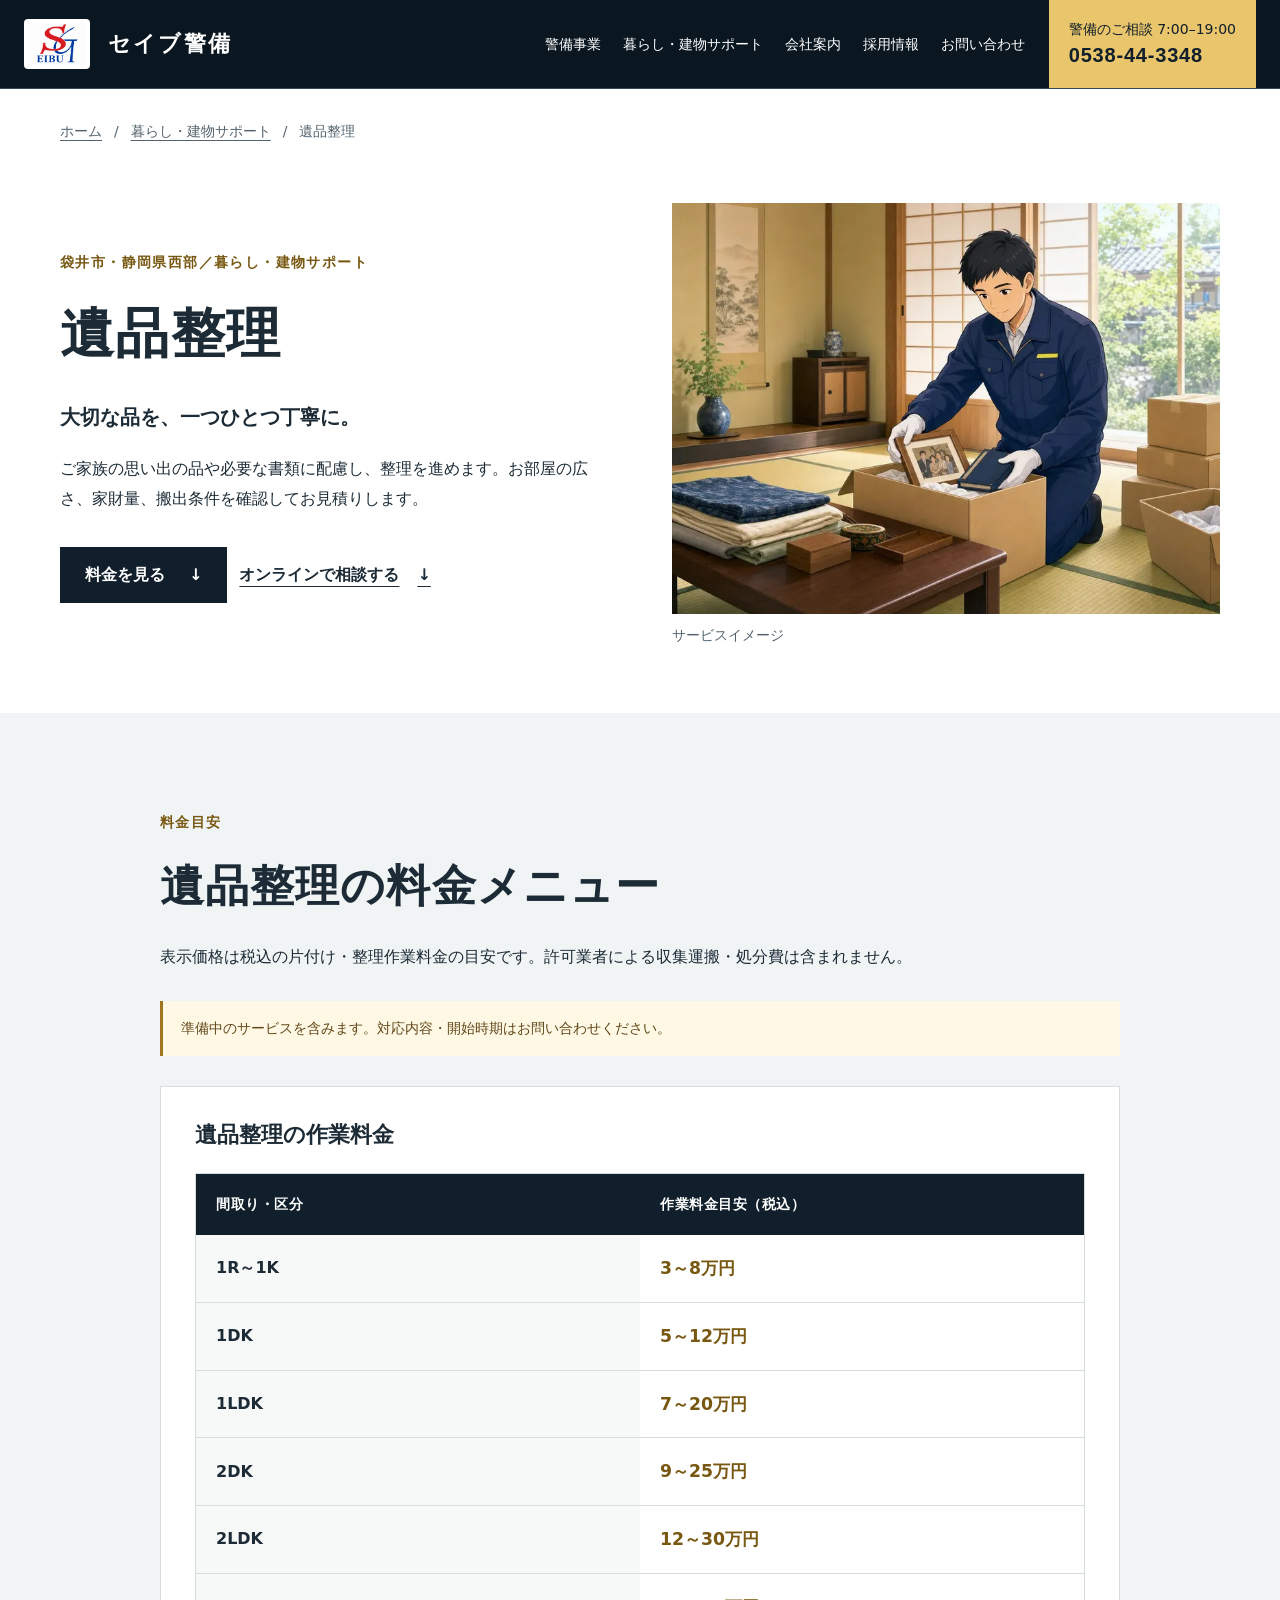
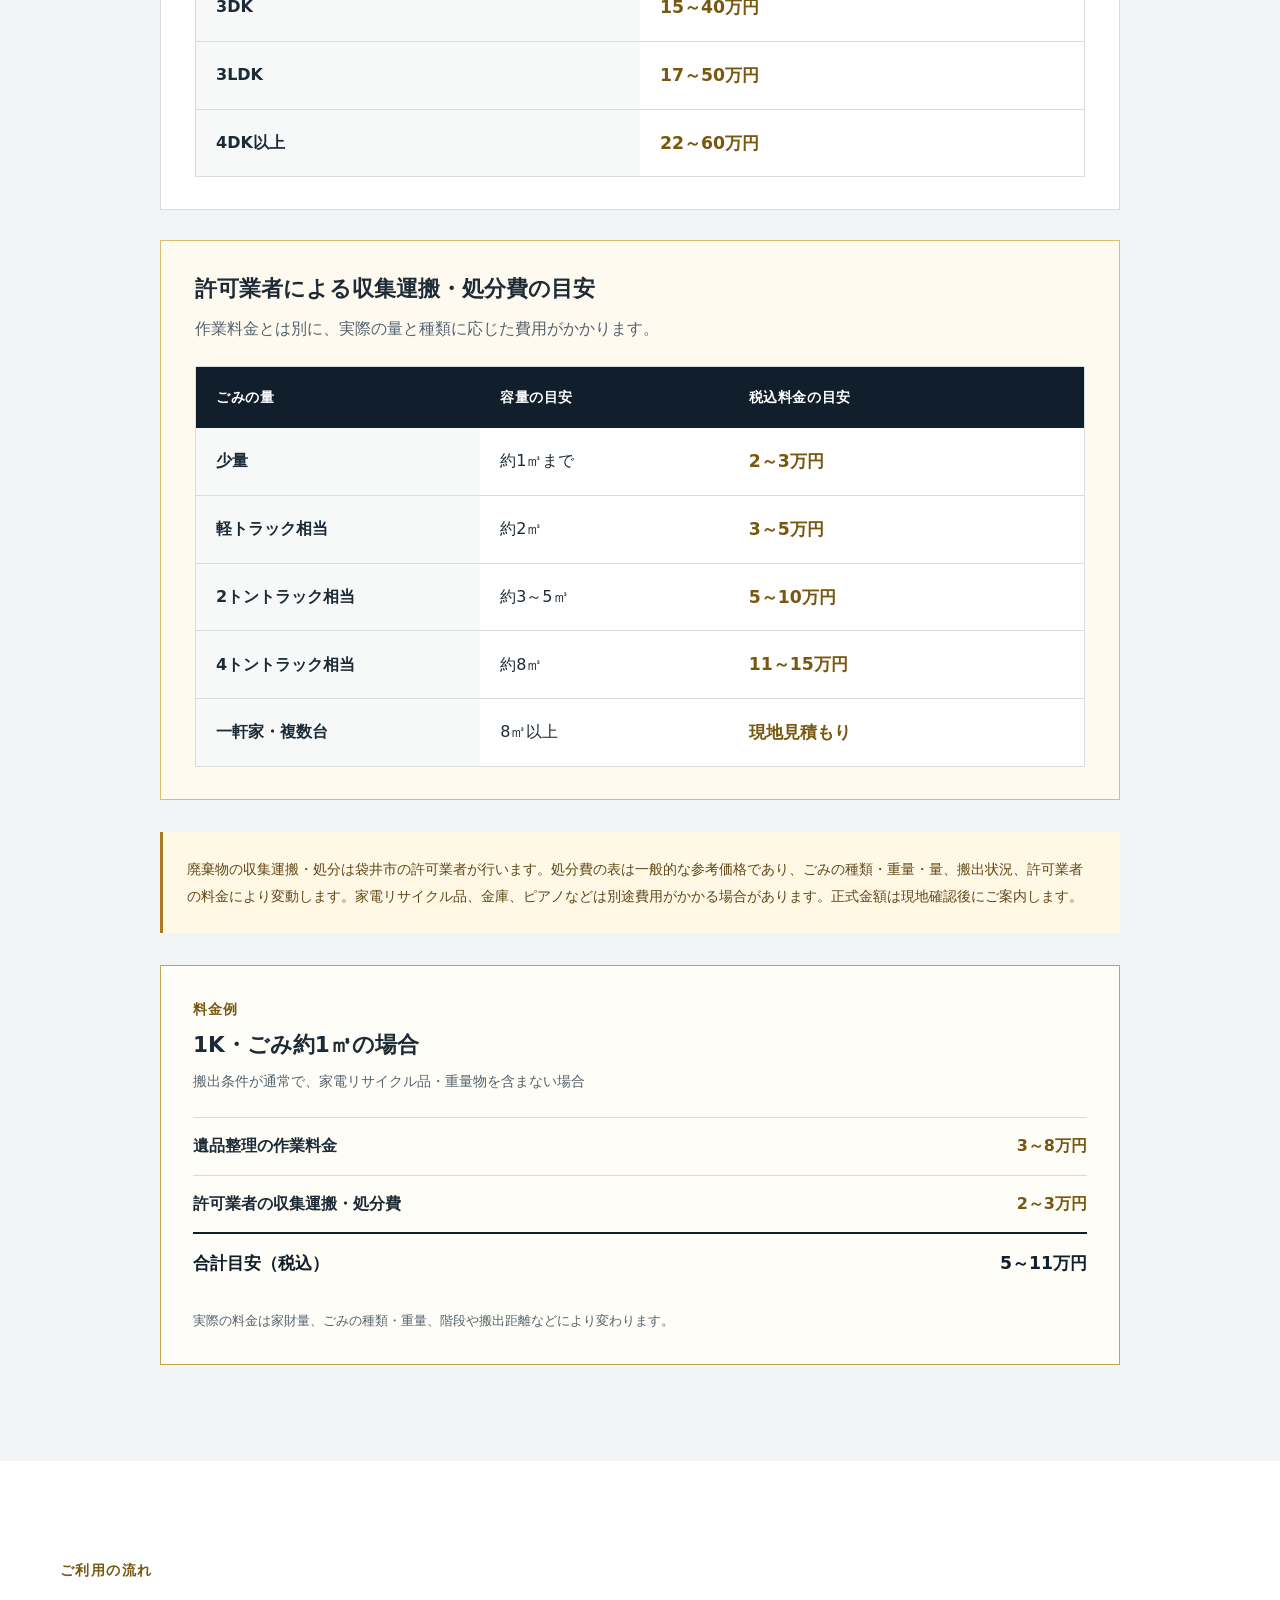
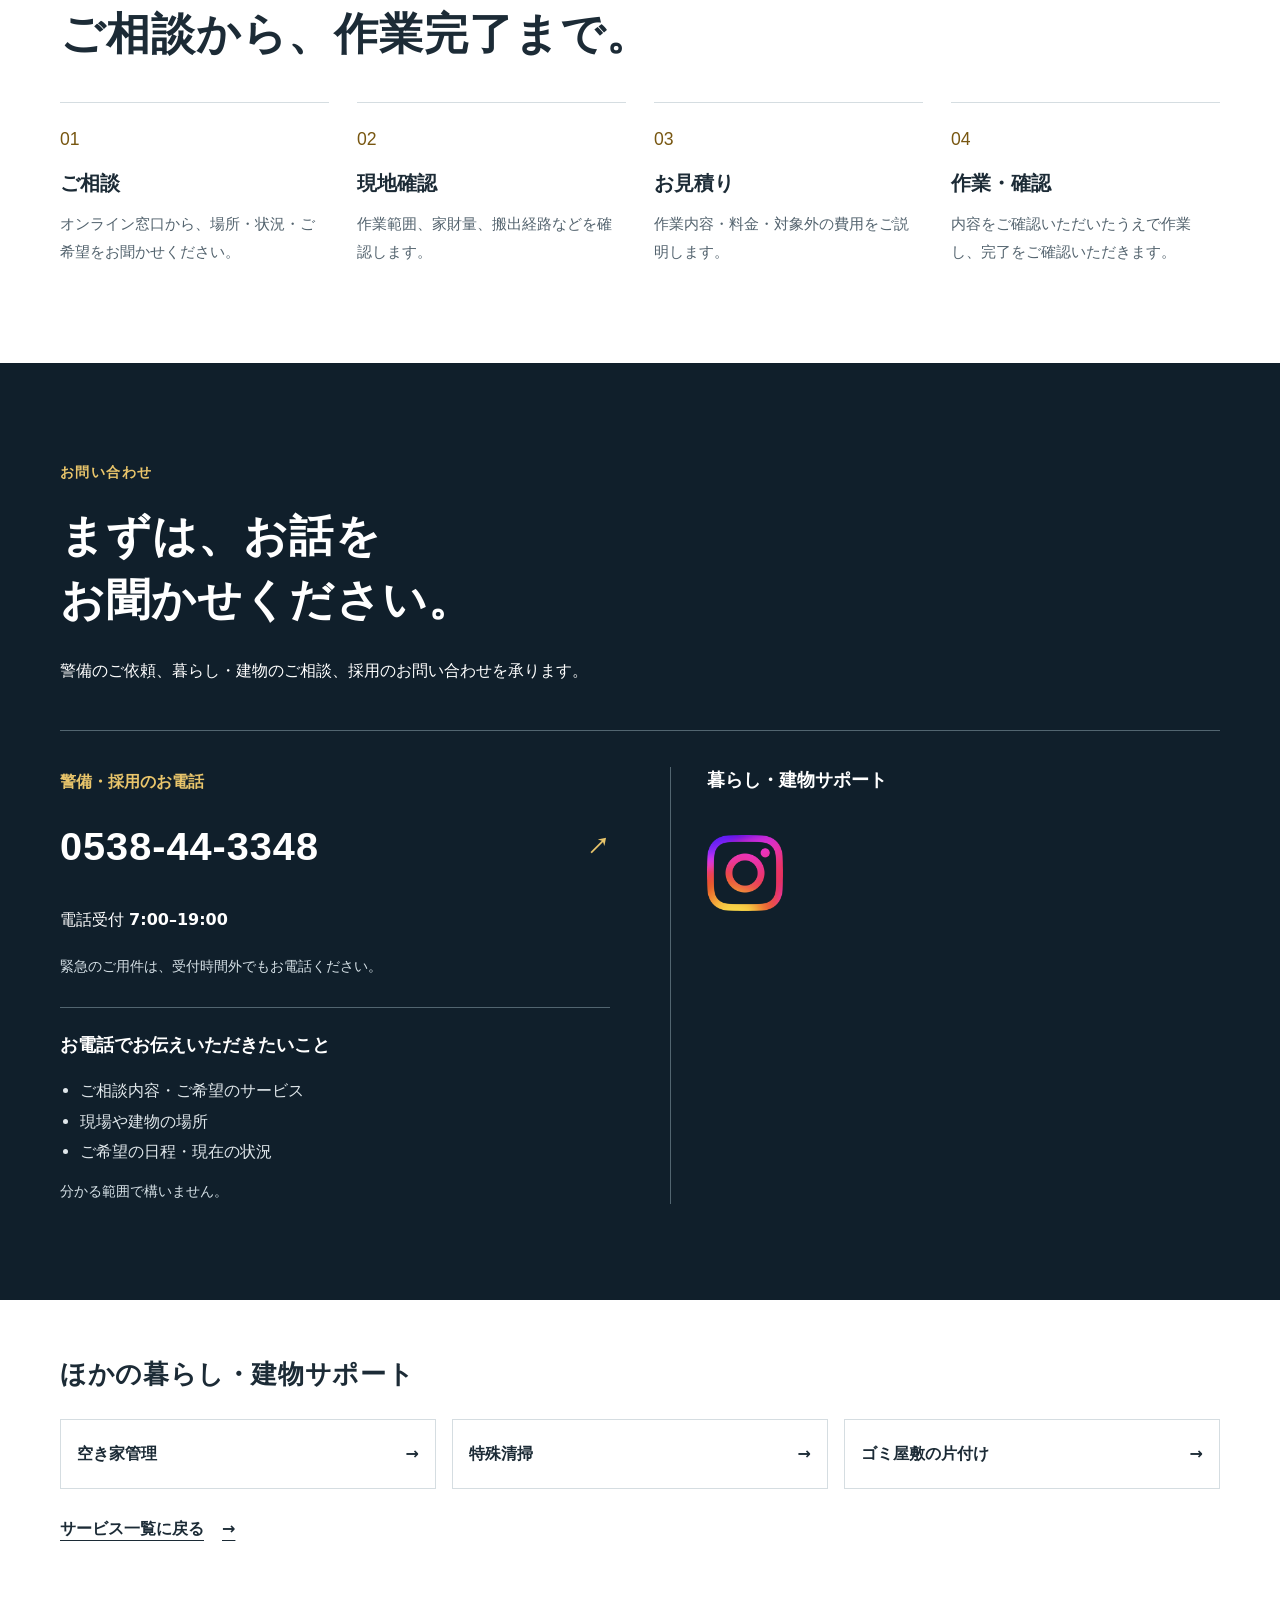
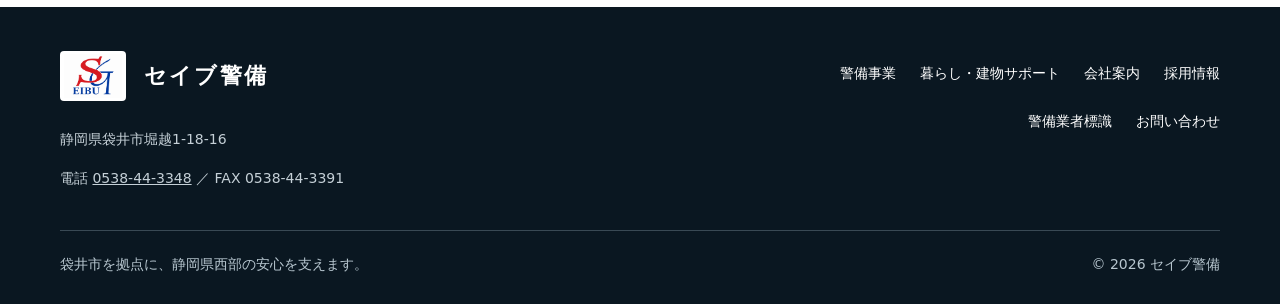
<file: estate-clearance.html>
<!doctype html>
<html lang="ja">
  <head>
    <meta charset="utf-8" />
    <meta
      name="viewport"
      content="width=device-width, initial-scale=1, viewport-fit=cover"
    />
    <!-- 確認用公開を継続。正式公開時のみ、全ページのnoindex設定を外す。 -->
    <meta name="robots" content="noindex, nofollow" />
    <title>袋井市の遺品整理｜料金・作業内容｜セイブ警備</title>
    <meta
      name="description"
      content="セイブ警備の遺品整理。間取り別の作業料金と、許可業者による収集運搬・処分費の目安をご案内します。作業料金は30,000円〜（税込・処分費別）。"
    />
    <link
      rel="canonical"
      href="https://fb9vwx6hn2-droid.github.io/seibu-keibi-preview/estate-clearance.html"
    />
    <meta name="theme-color" content="#101f2b" />
    <meta property="og:type" content="website" />
    <meta property="og:locale" content="ja_JP" />
    <meta property="og:site_name" content="セイブ警備" />
    <meta
      property="og:title"
      content="袋井市の遺品整理｜料金・作業内容｜セイブ警備"
    />
    <meta
      property="og:description"
      content="セイブ警備の遺品整理。間取り別の作業料金と、許可業者による収集運搬・処分費の目安をご案内します。作業料金は30,000円〜（税込・処分費別）。"
    />
    <meta
      property="og:url"
      content="https://fb9vwx6hn2-droid.github.io/seibu-keibi-preview/estate-clearance.html"
    />
    <link rel="stylesheet" href="style.css?v=20260918d" />
    <script src="contact-links.js?v=20260918" defer></script>
    <script src="script.js?v=20260906" defer></script>
    <script type="application/ld+json">
      {
        "@context": "https://schema.org",
        "@graph": [
          {
            "@type": "LocalBusiness",
            "@id": "https://fb9vwx6hn2-droid.github.io/seibu-keibi-preview/#business",
            "name": "セイブ警備",
            "url": "https://fb9vwx6hn2-droid.github.io/seibu-keibi-preview/",
            "telephone": "+81-538-44-3348",
            "faxNumber": "+81-538-44-3391",
            "address": {
              "@type": "PostalAddress",
              "addressRegion": "静岡県",
              "addressLocality": "袋井市",
              "streetAddress": "堀越1-18-16",
              "addressCountry": "JP"
            },
            "areaServed": ["袋井市", "静岡県西部"]
          },
          {
            "@type": "WebPage",
            "@id": "https://fb9vwx6hn2-droid.github.io/seibu-keibi-preview/estate-clearance.html#webpage",
            "url": "https://fb9vwx6hn2-droid.github.io/seibu-keibi-preview/estate-clearance.html",
            "name": "袋井市の遺品整理｜料金・作業内容｜セイブ警備",
            "description": "セイブ警備の遺品整理。間取り別の作業料金と、許可業者による収集運搬・処分費の目安をご案内します。作業料金は30,000円〜（税込・処分費別）。",
            "inLanguage": "ja",
            "about": {
              "@id": "https://fb9vwx6hn2-droid.github.io/seibu-keibi-preview/#business"
            }
          },
          {
            "@type": "Service",
            "name": "遺品整理",
            "serviceType": "遺品整理",
            "description": "残す品を確認しながら、仕分け・袋詰め・搬出補助・簡易清掃までお手伝いします。",
            "provider": {
              "@id": "https://fb9vwx6hn2-droid.github.io/seibu-keibi-preview/#business"
            },
            "areaServed": ["袋井市", "静岡県西部"],
            "url": "https://fb9vwx6hn2-droid.github.io/seibu-keibi-preview/estate-clearance.html"
          },
          {
            "@type": "BreadcrumbList",
            "itemListElement": [
              {
                "@type": "ListItem",
                "position": 1,
                "name": "ホーム",
                "item": "https://fb9vwx6hn2-droid.github.io/seibu-keibi-preview/"
              },
              {
                "@type": "ListItem",
                "position": 2,
                "name": "遺品整理",
                "item": "https://fb9vwx6hn2-droid.github.io/seibu-keibi-preview/estate-clearance.html"
              }
            ]
          }
        ]
      }
    </script>
  </head>
  <body>
    <a class="skip-link" href="#main">本文へ移動</a>
    <header class="site-header">
      <div class="header-inner">
        <a class="brand" href="./" aria-label="セイブ警備 ホーム"
          ><img
            class="brand-logo"
            src="assets/seibu-logo.png"
            alt=""
            width="1448"
            height="1086"
          /><span>セイブ警備</span></a
        >
        <button
          class="menu-button"
          id="menuButton"
          type="button"
          aria-controls="globalNav"
          aria-expanded="false"
          hidden
        >
          <span class="menu-icon" aria-hidden="true"></span
          ><span id="menuLabel">メニュー</span>
        </button>
        <nav class="global-nav" id="globalNav" aria-label="メインメニュー">
          <a href="./#security">警備事業</a
          ><a href="./#support">暮らし・建物サポート</a
          ><a href="./#company">会社案内</a><a href="./#recruit">採用情報</a
          ><a href="./#contact">お問い合わせ</a>
        </nav>
        <a class="header-phone" href="tel:0538443348"
          ><span>警備のご相談 7:00–19:00</span><strong>0538-44-3348</strong></a
        >
      </div>
    </header>
    <main id="main" tabindex="-1">
      <nav class="breadcrumbs container" aria-label="パンくず">
        <ol>
          <li><a href="./">ホーム</a></li>
          <li><a href="./#support">暮らし・建物サポート</a></li>
          <li aria-current="page">遺品整理</li>
        </ol>
      </nav>
      <section class="detail-hero container" aria-labelledby="detailTitle">
        <div>
          <p class="eyebrow">袋井市・静岡県西部／暮らし・建物サポート</p>
          <h1 id="detailTitle">遺品整理</h1>
          <p class="detail-lead">大切な品を、一つひとつ丁寧に。</p>
          <p>
            ご家族の思い出の品や必要な書類に配慮し、整理を進めます。お部屋の広さ、家財量、搬出条件を確認してお見積りします。
          </p>
          <div class="hero-actions">
            <a class="button button-dark" href="#plans"
              >料金を見る <span aria-hidden="true">↓</span></a
            ><a class="text-link" href="#contact"
              >オンラインで相談する <span aria-hidden="true">↓</span></a
            >
          </div>
        </div>
        <figure>
          <img
            src="assets/service-estate-clearance-800.webp"
            srcset="
              assets/service-estate-clearance-480.webp 480w,
              assets/service-estate-clearance-800.webp 800w
            "
            sizes="(max-width: 600px) calc(100vw - 40px), (max-width: 960px) calc((100vw - 64px) / 2), 560px"
            width="800"
            height="600"
            alt="遺品整理の作業イメージ"
            loading="eager"
            decoding="async"
            fetchpriority="high"
          />
          <figcaption>サービスイメージ</figcaption>
        </figure>
      </section>
      <section
        class="section plans-section"
        id="plans"
        aria-labelledby="plansTitle"
      >
        <div class="container narrow">
          <div class="section-heading">
            <p class="eyebrow">料金目安</p>
            <h2 id="plansTitle">遺品整理の料金メニュー</h2>
            <p>
              表示価格は税込の片付け・整理作業料金の目安です。許可業者による収集運搬・処分費は含まれません。
            </p>
          </div>
          <p class="notice">
            準備中のサービスを含みます。対応内容・開始時期はお問い合わせください。
          </p>
          <div class="pricing-panel">
            <h3>遺品整理の作業料金</h3>
            <div class="price-table-wrap">
              <table class="price-table">
                <thead>
                  <tr><th scope="col">間取り・区分</th><th scope="col">作業料金目安（税込）</th></tr>
                </thead>
                <tbody>
                  <tr><th scope="row">1R～1K</th><td><strong>3～8万円</strong></td></tr>
                  <tr><th scope="row">1DK</th><td><strong>5～12万円</strong></td></tr>
                  <tr><th scope="row">1LDK</th><td><strong>7～20万円</strong></td></tr>
                  <tr><th scope="row">2DK</th><td><strong>9～25万円</strong></td></tr>
                  <tr><th scope="row">2LDK</th><td><strong>12～30万円</strong></td></tr>
                  <tr><th scope="row">3DK</th><td><strong>15～40万円</strong></td></tr>
                  <tr><th scope="row">3LDK</th><td><strong>17～50万円</strong></td></tr>
                  <tr><th scope="row">4DK以上</th><td><strong>22～60万円</strong></td></tr>
                </tbody>
              </table>
            </div>
          </div>
          <div class="fee-guide">
            <h3>許可業者による収集運搬・処分費の目安</h3>
            <p>作業料金とは別に、実際の量と種類に応じた費用がかかります。</p>
            <div class="price-table-wrap">
              <table class="price-table price-table-fees">
                <thead>
                  <tr><th scope="col">ごみの量</th><th scope="col">容量の目安</th><th scope="col">税込料金の目安</th></tr>
                </thead>
                <tbody>
                  <tr><th scope="row">少量</th><td>約1㎥まで</td><td><strong>2～3万円</strong></td></tr>
                  <tr><th scope="row">軽トラック相当</th><td>約2㎥</td><td><strong>3～5万円</strong></td></tr>
                  <tr><th scope="row">2トントラック相当</th><td>約3～5㎥</td><td><strong>5～10万円</strong></td></tr>
                  <tr><th scope="row">4トントラック相当</th><td>約8㎥</td><td><strong>11～15万円</strong></td></tr>
                  <tr><th scope="row">一軒家・複数台</th><td>8㎥以上</td><td><strong>現地見積もり</strong></td></tr>
                </tbody>
              </table>
            </div>
          </div>
          <p class="cost-note">
            廃棄物の収集運搬・処分は袋井市の許可業者が行います。処分費の表は一般的な参考価格であり、ごみの種類・重量・量、搬出状況、許可業者の料金により変動します。家電リサイクル品、金庫、ピアノなどは別途費用がかかる場合があります。正式金額は現地確認後にご案内します。
          </p>
          <aside class="price-example" aria-labelledby="estateExampleTitle">
            <p class="price-example-label">料金例</p>
            <h3 id="estateExampleTitle">1K・ごみ約1㎥の場合</h3>
            <p class="price-example-condition">
              搬出条件が通常で、家電リサイクル品・重量物を含まない場合
            </p>
            <dl>
              <div><dt>遺品整理の作業料金</dt><dd>3～8万円</dd></div>
              <div><dt>許可業者の収集運搬・処分費</dt><dd>2～3万円</dd></div>
              <div class="price-example-total"><dt>合計目安（税込）</dt><dd>5～11万円</dd></div>
            </dl>
            <p class="price-example-note">
              実際の料金は家財量、ごみの種類・重量、階段や搬出距離などにより変わります。
            </p>
          </aside>
        </div>
      </section>
      <section class="section flow" aria-labelledby="flowTitle">
        <div class="container">
          <div class="section-heading">
            <p class="eyebrow">ご利用の流れ</p>
            <h2 id="flowTitle">ご相談から、作業完了まで。</h2>
          </div>
          <ol class="flow-list">
            <li>
              <span aria-hidden="true">01</span>
              <h3>ご相談</h3>
              <p>オンライン窓口から、場所・状況・ご希望をお聞かせください。</p>
            </li>
            <li>
              <span aria-hidden="true">02</span>
              <h3>現地確認</h3>
              <p>作業範囲、家財量、搬出経路などを確認します。</p>
            </li>
            <li>
              <span aria-hidden="true">03</span>
              <h3>お見積り</h3>
              <p>作業内容・料金・対象外の費用をご説明します。</p>
            </li>
            <li>
              <span aria-hidden="true">04</span>
              <h3>作業・確認</h3>
              <p>
                内容をご確認いただいたうえで作業し、完了をご確認いただきます。
              </p>
            </li>
          </ol>
        </div>
      </section>
      <section
        class="section contact"
        id="contact"
        aria-labelledby="contactTitle"
      >
        <div class="container">
          <div class="section-heading">
            <p class="eyebrow">お問い合わせ</p>
            <h2 id="contactTitle">まずは、お話を<br />お聞かせください。</h2>
            <p>
              警備のご依頼、暮らし・建物のご相談、採用のお問い合わせを承ります。
            </p>
          </div>
          <div class="contact-grid">
            <div class="contact-phone">
              <p>警備・採用のお電話</p>
              <a href="tel:0538443348" class="phone-link"
                >0538-44-3348 <span aria-hidden="true">↗</span></a
              >
              <p>電話受付 <strong>7:00–19:00</strong></p>
              <p class="emergency">
                緊急のご用件は、受付時間外でもお電話ください。
              </p>
              <div class="phone-details">
                <h3>お電話でお伝えいただきたいこと</h3>
                <ul>
                  <li>ご相談内容・ご希望のサービス</li>
                  <li>現場や建物の場所</li>
                  <li>ご希望の日程・現在の状況</li>
                </ul>
                <p>分かる範囲で構いません。</p>
              </div>
            </div>
            <div class="contact-guide">
              <h3>暮らし・建物サポート</h3>
              <div class="online-contacts" id="onlineContacts" hidden>
                <div class="channel-links">
                  <a data-contact-link="line" hidden
                    >LINEで相談<span class="sr-only"
                      >（新しいタブで開きます）</span
                    ></a
                  ><a data-contact-link="googleForm" hidden
                    >フォームで相談<span class="sr-only"
                      >（新しいタブで開きます）</span
                    ></a
                  >
                </div>
                <a
                  class="instagram-icon-link"
                  data-contact-link="instagram"
                  aria-label="Instagram @SEIBUKRKを開く"
                  hidden
                >
                  <img
                    src="assets/instagram-icon.png"
                    alt=""
                    width="256"
                    height="256"
                    loading="lazy"
                  />
                </a>
              </div>
              <p class="online-note" id="onlineNote">
                オンライン窓口は準備中です。現在はお電話でご相談ください。
              </p>
            </div>
          </div>
        </div>
      </section>
      <section class="section related">
        <div class="container">
          <h2>ほかの暮らし・建物サポート</h2>
          <nav aria-label="関連サービス">
            <a href="vacant-house.html"
              >空き家管理 <span aria-hidden="true">→</span></a
            ><a href="special-cleaning.html"
              >特殊清掃 <span aria-hidden="true">→</span></a
            ><a href="hoarding-cleanup.html"
              >ゴミ屋敷の片付け <span aria-hidden="true">→</span></a
            >
          </nav>
          <a class="text-link" href="./#support"
            >サービス一覧に戻る <span aria-hidden="true">→</span></a
          >
        </div>
      </section>
    </main>
    <footer class="site-footer">
      <div class="container footer-top">
        <div>
          <a class="brand" href="./" aria-label="セイブ警備 ホーム"
            ><img
              class="brand-logo"
              src="assets/seibu-logo.png"
              alt=""
              width="1448"
              height="1086"
            /><span>セイブ警備</span></a
          >
          <p>静岡県袋井市堀越1-18-16</p>
          <p>
            電話 <a href="tel:0538443348">0538-44-3348</a> ／ FAX 0538-44-3391
          </p>
        </div>
        <nav class="footer-nav" aria-label="フッターメニュー">
          <a href="./#security">警備事業</a
          ><a href="./#support">暮らし・建物サポート</a
          ><a href="./#company">会社案内</a><a href="./#recruit">採用情報</a
          ><a href="./#security-license">警備業者標識</a
          ><a href="./#contact">お問い合わせ</a>
        </nav>
      </div>
      <div class="container footer-bottom">
        <p>袋井市を拠点に、静岡県西部の安心を支えます。</p>
        <p>© <span id="currentYear">2026</span> セイブ警備</p>
      </div>
    </footer>
    <nav class="mobile-actions" aria-label="相談へのショートカット">
      <a href="#plans">料金を見る</a
      ><a href="#contact"
        ><span>オンラインで相談</span><strong>見積もり予約</strong></a
      >
    </nav>
  </body>
</html>
</file>
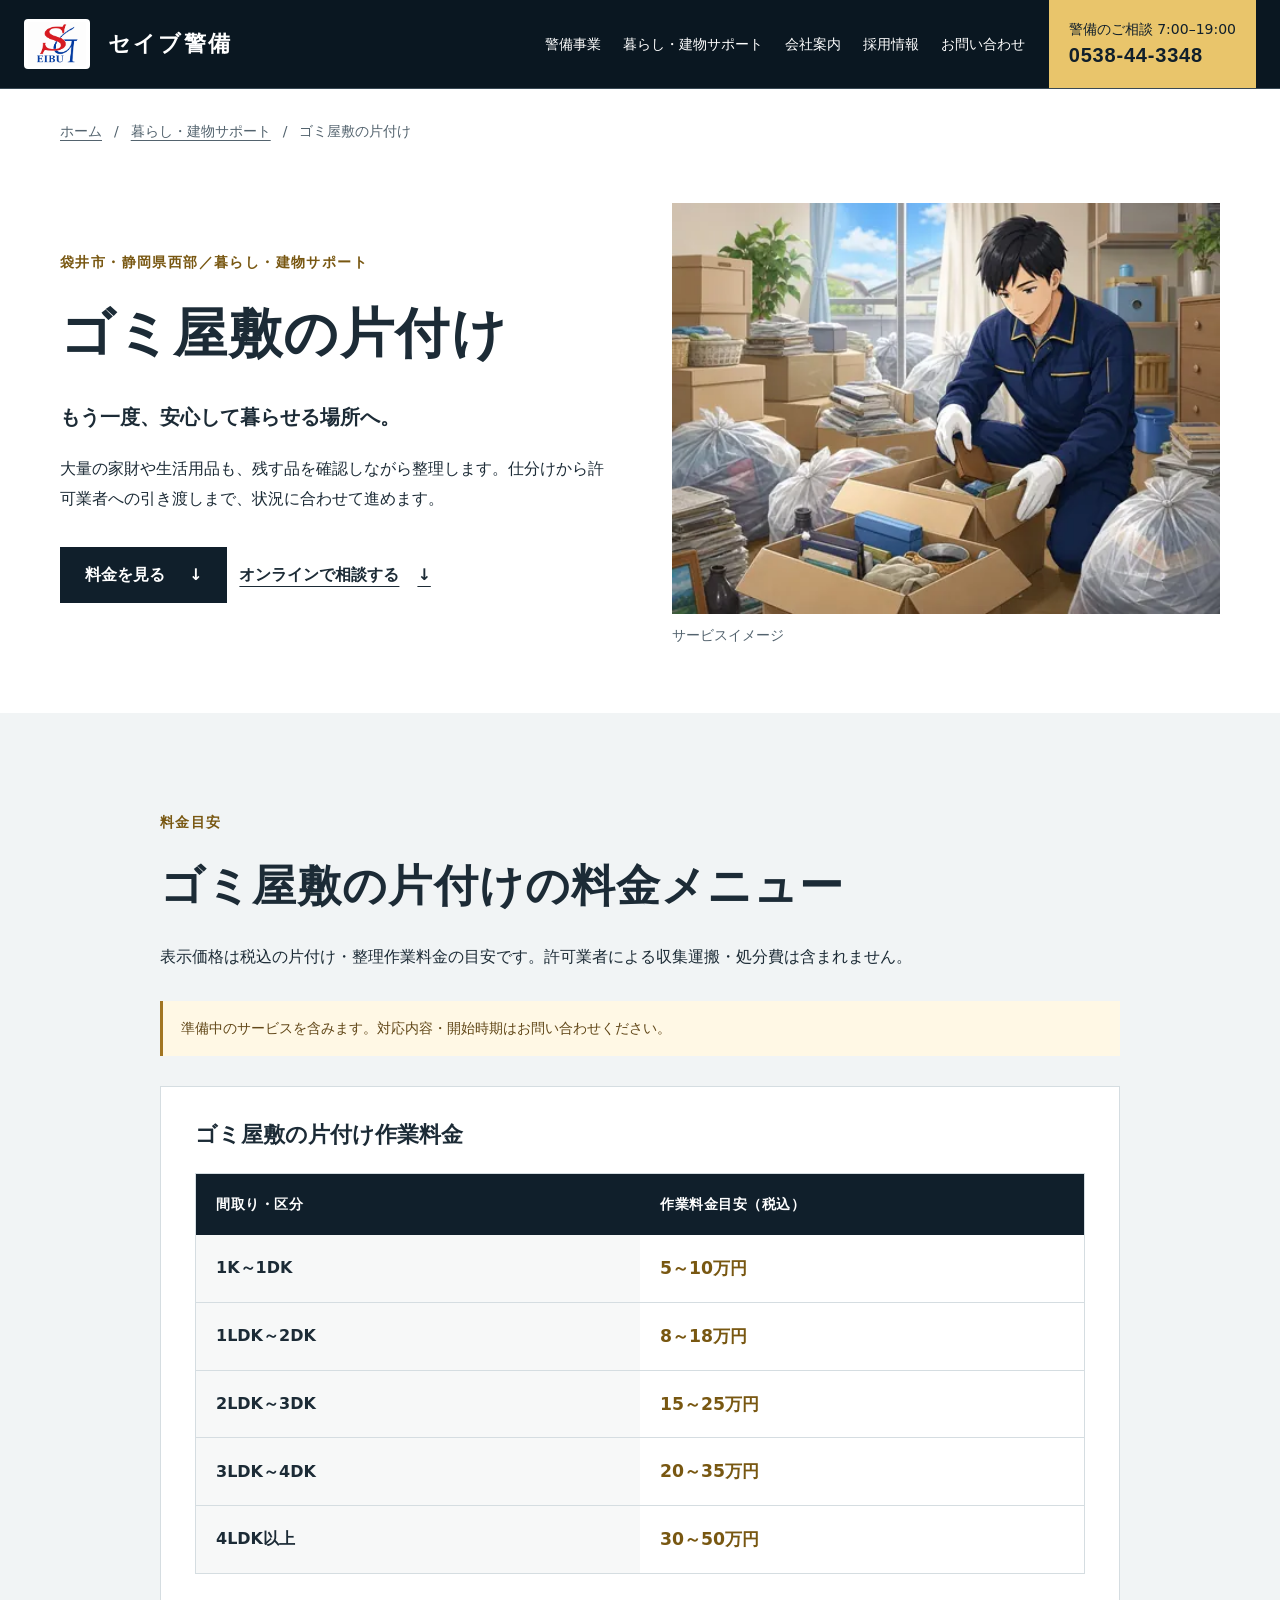
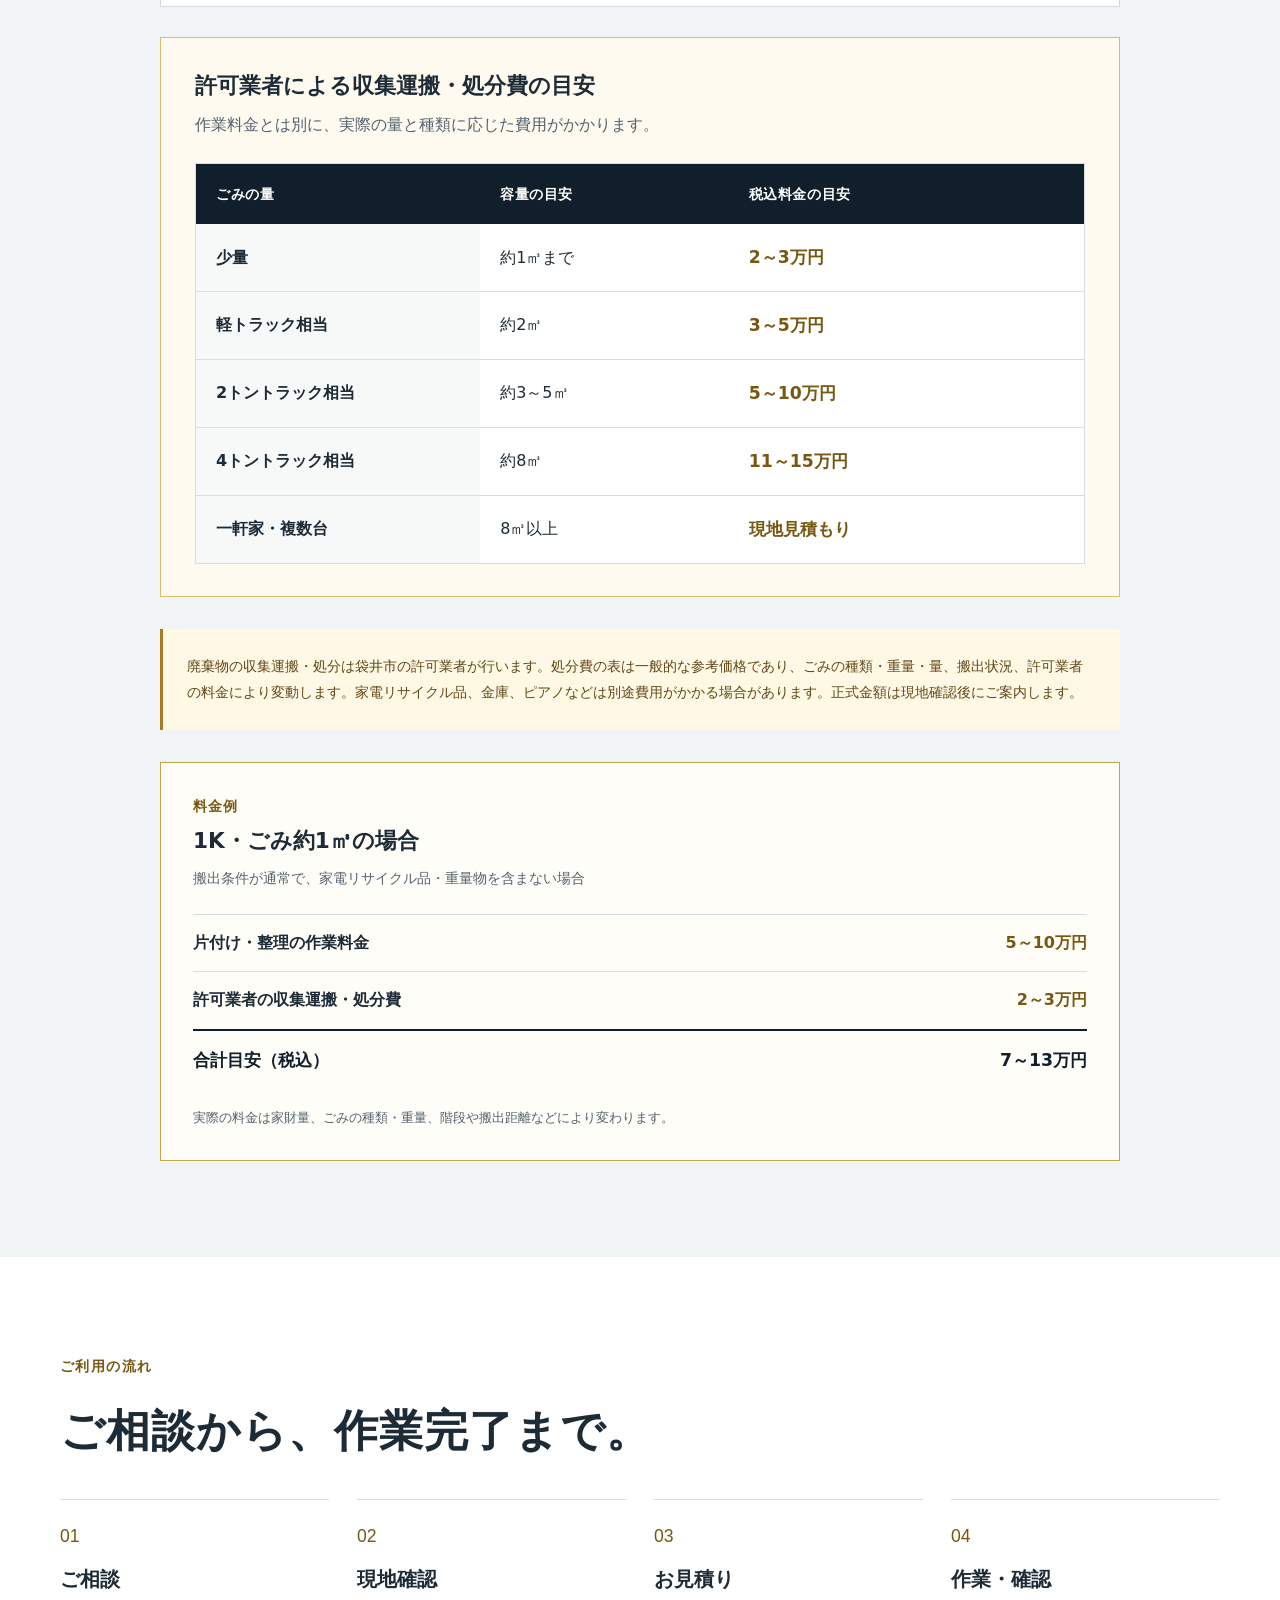
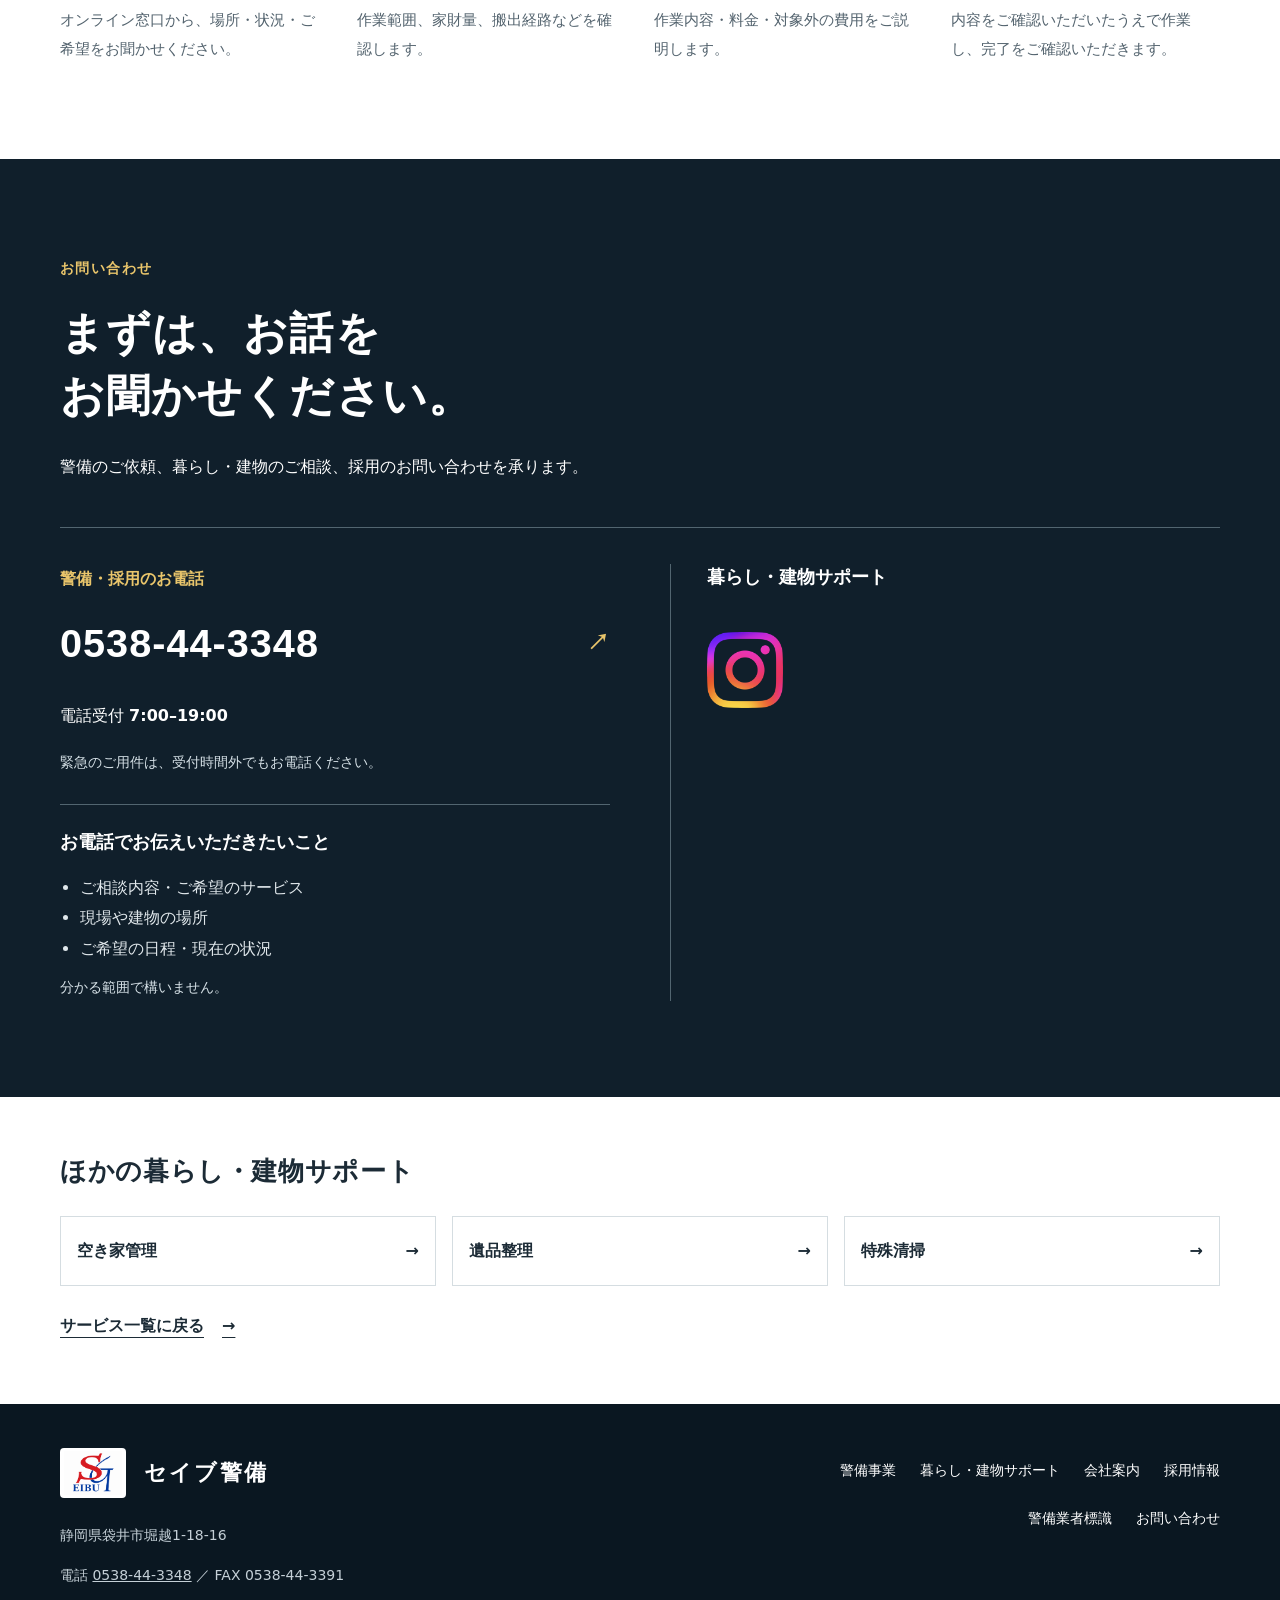
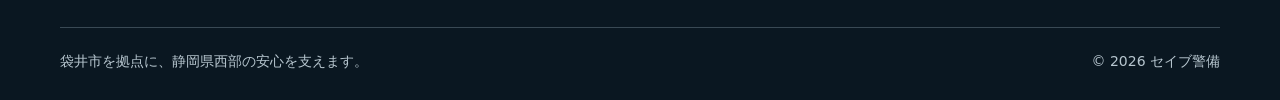
<file: hoarding-cleanup.html>
<!doctype html>
<html lang="ja">
  <head>
    <meta charset="utf-8" />
    <meta
      name="viewport"
      content="width=device-width, initial-scale=1, viewport-fit=cover"
    />
    <!-- 確認用公開を継続。正式公開時のみ、全ページのnoindex設定を外す。 -->
    <meta name="robots" content="noindex, nofollow" />
    <title>袋井市のゴミ屋敷の片付け｜料金・作業内容｜セイブ警備</title>
    <meta
      name="description"
      content="セイブ警備のゴミ屋敷の片付け。間取り別の作業料金と、許可業者による収集運搬・処分費の目安をご案内します。作業料金は50,000円〜（税込・処分費別）。"
    />
    <link
      rel="canonical"
      href="https://fb9vwx6hn2-droid.github.io/seibu-keibi-preview/hoarding-cleanup.html"
    />
    <meta name="theme-color" content="#101f2b" />
    <meta property="og:type" content="website" />
    <meta property="og:locale" content="ja_JP" />
    <meta property="og:site_name" content="セイブ警備" />
    <meta
      property="og:title"
      content="袋井市のゴミ屋敷の片付け｜料金・作業内容｜セイブ警備"
    />
    <meta
      property="og:description"
      content="セイブ警備のゴミ屋敷の片付け。間取り別の作業料金と、許可業者による収集運搬・処分費の目安をご案内します。作業料金は50,000円〜（税込・処分費別）。"
    />
    <meta
      property="og:url"
      content="https://fb9vwx6hn2-droid.github.io/seibu-keibi-preview/hoarding-cleanup.html"
    />
    <link rel="stylesheet" href="style.css?v=20260918d" />
    <script src="contact-links.js?v=20260918" defer></script>
    <script src="script.js?v=20260906" defer></script>
    <script type="application/ld+json">
      {
        "@context": "https://schema.org",
        "@graph": [
          {
            "@type": "LocalBusiness",
            "@id": "https://fb9vwx6hn2-droid.github.io/seibu-keibi-preview/#business",
            "name": "セイブ警備",
            "url": "https://fb9vwx6hn2-droid.github.io/seibu-keibi-preview/",
            "telephone": "+81-538-44-3348",
            "faxNumber": "+81-538-44-3391",
            "address": {
              "@type": "PostalAddress",
              "addressRegion": "静岡県",
              "addressLocality": "袋井市",
              "streetAddress": "堀越1-18-16",
              "addressCountry": "JP"
            },
            "areaServed": ["袋井市", "静岡県西部"]
          },
          {
            "@type": "WebPage",
            "@id": "https://fb9vwx6hn2-droid.github.io/seibu-keibi-preview/hoarding-cleanup.html#webpage",
            "url": "https://fb9vwx6hn2-droid.github.io/seibu-keibi-preview/hoarding-cleanup.html",
            "name": "袋井市のゴミ屋敷の片付け｜料金・作業内容｜セイブ警備",
            "description": "セイブ警備のゴミ屋敷の片付け。間取り別の作業料金と、許可業者による収集運搬・処分費の目安をご案内します。作業料金は50,000円〜（税込・処分費別）。",
            "inLanguage": "ja",
            "about": {
              "@id": "https://fb9vwx6hn2-droid.github.io/seibu-keibi-preview/#business"
            }
          },
          {
            "@type": "Service",
            "name": "ゴミ屋敷の片付け",
            "serviceType": "ゴミ屋敷の片付け",
            "description": "必要な品を探しながら、仕分け・袋詰め・建物内搬出・簡易清掃を行います。",
            "provider": {
              "@id": "https://fb9vwx6hn2-droid.github.io/seibu-keibi-preview/#business"
            },
            "areaServed": ["袋井市", "静岡県西部"],
            "url": "https://fb9vwx6hn2-droid.github.io/seibu-keibi-preview/hoarding-cleanup.html"
          },
          {
            "@type": "BreadcrumbList",
            "itemListElement": [
              {
                "@type": "ListItem",
                "position": 1,
                "name": "ホーム",
                "item": "https://fb9vwx6hn2-droid.github.io/seibu-keibi-preview/"
              },
              {
                "@type": "ListItem",
                "position": 2,
                "name": "ゴミ屋敷の片付け",
                "item": "https://fb9vwx6hn2-droid.github.io/seibu-keibi-preview/hoarding-cleanup.html"
              }
            ]
          }
        ]
      }
    </script>
  </head>
  <body>
    <a class="skip-link" href="#main">本文へ移動</a>
    <header class="site-header">
      <div class="header-inner">
        <a class="brand" href="./" aria-label="セイブ警備 ホーム"
          ><img
            class="brand-logo"
            src="assets/seibu-logo.png"
            alt=""
            width="1448"
            height="1086"
          /><span>セイブ警備</span></a
        >
        <button
          class="menu-button"
          id="menuButton"
          type="button"
          aria-controls="globalNav"
          aria-expanded="false"
          hidden
        >
          <span class="menu-icon" aria-hidden="true"></span
          ><span id="menuLabel">メニュー</span>
        </button>
        <nav class="global-nav" id="globalNav" aria-label="メインメニュー">
          <a href="./#security">警備事業</a
          ><a href="./#support">暮らし・建物サポート</a
          ><a href="./#company">会社案内</a><a href="./#recruit">採用情報</a
          ><a href="./#contact">お問い合わせ</a>
        </nav>
        <a class="header-phone" href="tel:0538443348"
          ><span>警備のご相談 7:00–19:00</span><strong>0538-44-3348</strong></a
        >
      </div>
    </header>
    <main id="main" tabindex="-1">
      <nav class="breadcrumbs container" aria-label="パンくず">
        <ol>
          <li><a href="./">ホーム</a></li>
          <li><a href="./#support">暮らし・建物サポート</a></li>
          <li aria-current="page">ゴミ屋敷の片付け</li>
        </ol>
      </nav>
      <section class="detail-hero container" aria-labelledby="detailTitle">
        <div>
          <p class="eyebrow">袋井市・静岡県西部／暮らし・建物サポート</p>
          <h1 id="detailTitle">ゴミ屋敷の片付け</h1>
          <p class="detail-lead">もう一度、安心して暮らせる場所へ。</p>
          <p>
            大量の家財や生活用品も、残す品を確認しながら整理します。仕分けから許可業者への引き渡しまで、状況に合わせて進めます。
          </p>
          <div class="hero-actions">
            <a class="button button-dark" href="#plans"
              >料金を見る <span aria-hidden="true">↓</span></a
            ><a class="text-link" href="#contact"
              >オンラインで相談する <span aria-hidden="true">↓</span></a
            >
          </div>
        </div>
        <figure>
          <img
            src="assets/service-hoarding-cleanup-800.webp"
            srcset="
              assets/service-hoarding-cleanup-480.webp 480w,
              assets/service-hoarding-cleanup-800.webp 800w
            "
            sizes="(max-width: 600px) calc(100vw - 40px), (max-width: 960px) calc((100vw - 64px) / 2), 560px"
            width="800"
            height="600"
            alt="ゴミ屋敷の片付けの作業イメージ"
            loading="eager"
            decoding="async"
            fetchpriority="high"
          />
          <figcaption>サービスイメージ</figcaption>
        </figure>
      </section>
      <section
        class="section plans-section"
        id="plans"
        aria-labelledby="plansTitle"
      >
        <div class="container narrow">
          <div class="section-heading">
            <p class="eyebrow">料金目安</p>
            <h2 id="plansTitle">ゴミ屋敷の片付けの料金メニュー</h2>
            <p>
              表示価格は税込の片付け・整理作業料金の目安です。許可業者による収集運搬・処分費は含まれません。
            </p>
          </div>
          <p class="notice">
            準備中のサービスを含みます。対応内容・開始時期はお問い合わせください。
          </p>
          <div class="pricing-panel">
            <h3>ゴミ屋敷の片付け作業料金</h3>
            <div class="price-table-wrap">
              <table class="price-table">
                <thead>
                  <tr><th scope="col">間取り・区分</th><th scope="col">作業料金目安（税込）</th></tr>
                </thead>
                <tbody>
                  <tr><th scope="row">1K～1DK</th><td><strong>5～10万円</strong></td></tr>
                  <tr><th scope="row">1LDK～2DK</th><td><strong>8～18万円</strong></td></tr>
                  <tr><th scope="row">2LDK～3DK</th><td><strong>15～25万円</strong></td></tr>
                  <tr><th scope="row">3LDK～4DK</th><td><strong>20～35万円</strong></td></tr>
                  <tr><th scope="row">4LDK以上</th><td><strong>30～50万円</strong></td></tr>
                </tbody>
              </table>
            </div>
          </div>
          <div class="fee-guide">
            <h3>許可業者による収集運搬・処分費の目安</h3>
            <p>作業料金とは別に、実際の量と種類に応じた費用がかかります。</p>
            <div class="price-table-wrap">
              <table class="price-table price-table-fees">
                <thead>
                  <tr><th scope="col">ごみの量</th><th scope="col">容量の目安</th><th scope="col">税込料金の目安</th></tr>
                </thead>
                <tbody>
                  <tr><th scope="row">少量</th><td>約1㎥まで</td><td><strong>2～3万円</strong></td></tr>
                  <tr><th scope="row">軽トラック相当</th><td>約2㎥</td><td><strong>3～5万円</strong></td></tr>
                  <tr><th scope="row">2トントラック相当</th><td>約3～5㎥</td><td><strong>5～10万円</strong></td></tr>
                  <tr><th scope="row">4トントラック相当</th><td>約8㎥</td><td><strong>11～15万円</strong></td></tr>
                  <tr><th scope="row">一軒家・複数台</th><td>8㎥以上</td><td><strong>現地見積もり</strong></td></tr>
                </tbody>
              </table>
            </div>
          </div>
          <p class="cost-note">
            廃棄物の収集運搬・処分は袋井市の許可業者が行います。処分費の表は一般的な参考価格であり、ごみの種類・重量・量、搬出状況、許可業者の料金により変動します。家電リサイクル品、金庫、ピアノなどは別途費用がかかる場合があります。正式金額は現地確認後にご案内します。
          </p>
          <aside class="price-example" aria-labelledby="hoardingExampleTitle">
            <p class="price-example-label">料金例</p>
            <h3 id="hoardingExampleTitle">1K・ごみ約1㎥の場合</h3>
            <p class="price-example-condition">
              搬出条件が通常で、家電リサイクル品・重量物を含まない場合
            </p>
            <dl>
              <div><dt>片付け・整理の作業料金</dt><dd>5～10万円</dd></div>
              <div><dt>許可業者の収集運搬・処分費</dt><dd>2～3万円</dd></div>
              <div class="price-example-total"><dt>合計目安（税込）</dt><dd>7～13万円</dd></div>
            </dl>
            <p class="price-example-note">
              実際の料金は家財量、ごみの種類・重量、階段や搬出距離などにより変わります。
            </p>
          </aside>
        </div>
      </section>
      <section class="section flow" aria-labelledby="flowTitle">
        <div class="container">
          <div class="section-heading">
            <p class="eyebrow">ご利用の流れ</p>
            <h2 id="flowTitle">ご相談から、作業完了まで。</h2>
          </div>
          <ol class="flow-list">
            <li>
              <span aria-hidden="true">01</span>
              <h3>ご相談</h3>
              <p>オンライン窓口から、場所・状況・ご希望をお聞かせください。</p>
            </li>
            <li>
              <span aria-hidden="true">02</span>
              <h3>現地確認</h3>
              <p>作業範囲、家財量、搬出経路などを確認します。</p>
            </li>
            <li>
              <span aria-hidden="true">03</span>
              <h3>お見積り</h3>
              <p>作業内容・料金・対象外の費用をご説明します。</p>
            </li>
            <li>
              <span aria-hidden="true">04</span>
              <h3>作業・確認</h3>
              <p>
                内容をご確認いただいたうえで作業し、完了をご確認いただきます。
              </p>
            </li>
          </ol>
        </div>
      </section>
      <section
        class="section contact"
        id="contact"
        aria-labelledby="contactTitle"
      >
        <div class="container">
          <div class="section-heading">
            <p class="eyebrow">お問い合わせ</p>
            <h2 id="contactTitle">まずは、お話を<br />お聞かせください。</h2>
            <p>
              警備のご依頼、暮らし・建物のご相談、採用のお問い合わせを承ります。
            </p>
          </div>
          <div class="contact-grid">
            <div class="contact-phone">
              <p>警備・採用のお電話</p>
              <a href="tel:0538443348" class="phone-link"
                >0538-44-3348 <span aria-hidden="true">↗</span></a
              >
              <p>電話受付 <strong>7:00–19:00</strong></p>
              <p class="emergency">
                緊急のご用件は、受付時間外でもお電話ください。
              </p>
              <div class="phone-details">
                <h3>お電話でお伝えいただきたいこと</h3>
                <ul>
                  <li>ご相談内容・ご希望のサービス</li>
                  <li>現場や建物の場所</li>
                  <li>ご希望の日程・現在の状況</li>
                </ul>
                <p>分かる範囲で構いません。</p>
              </div>
            </div>
            <div class="contact-guide">
              <h3>暮らし・建物サポート</h3>
              <div class="online-contacts" id="onlineContacts" hidden>
                <div class="channel-links">
                  <a data-contact-link="line" hidden
                    >LINEで相談<span class="sr-only"
                      >（新しいタブで開きます）</span
                    ></a
                  ><a data-contact-link="googleForm" hidden
                    >フォームで相談<span class="sr-only"
                      >（新しいタブで開きます）</span
                    ></a
                  >
                </div>
                <a
                  class="instagram-icon-link"
                  data-contact-link="instagram"
                  aria-label="Instagram @SEIBUKRKを開く"
                  hidden
                >
                  <img
                    src="assets/instagram-icon.png"
                    alt=""
                    width="256"
                    height="256"
                    loading="lazy"
                  />
                </a>
              </div>
              <p class="online-note" id="onlineNote">
                オンライン窓口は準備中です。現在はお電話でご相談ください。
              </p>
            </div>
          </div>
        </div>
      </section>
      <section class="section related">
        <div class="container">
          <h2>ほかの暮らし・建物サポート</h2>
          <nav aria-label="関連サービス">
            <a href="vacant-house.html"
              >空き家管理 <span aria-hidden="true">→</span></a
            ><a href="estate-clearance.html"
              >遺品整理 <span aria-hidden="true">→</span></a
            ><a href="special-cleaning.html"
              >特殊清掃 <span aria-hidden="true">→</span></a
            >
          </nav>
          <a class="text-link" href="./#support"
            >サービス一覧に戻る <span aria-hidden="true">→</span></a
          >
        </div>
      </section>
    </main>
    <footer class="site-footer">
      <div class="container footer-top">
        <div>
          <a class="brand" href="./" aria-label="セイブ警備 ホーム"
            ><img
              class="brand-logo"
              src="assets/seibu-logo.png"
              alt=""
              width="1448"
              height="1086"
            /><span>セイブ警備</span></a
          >
          <p>静岡県袋井市堀越1-18-16</p>
          <p>
            電話 <a href="tel:0538443348">0538-44-3348</a> ／ FAX 0538-44-3391
          </p>
        </div>
        <nav class="footer-nav" aria-label="フッターメニュー">
          <a href="./#security">警備事業</a
          ><a href="./#support">暮らし・建物サポート</a
          ><a href="./#company">会社案内</a><a href="./#recruit">採用情報</a
          ><a href="./#security-license">警備業者標識</a
          ><a href="./#contact">お問い合わせ</a>
        </nav>
      </div>
      <div class="container footer-bottom">
        <p>袋井市を拠点に、静岡県西部の安心を支えます。</p>
        <p>© <span id="currentYear">2026</span> セイブ警備</p>
      </div>
    </footer>
    <nav class="mobile-actions" aria-label="相談へのショートカット">
      <a href="#plans">料金を見る</a
      ><a href="#contact"
        ><span>オンラインで相談</span><strong>見積もり予約</strong></a
      >
    </nav>
  </body>
</html>
</file>
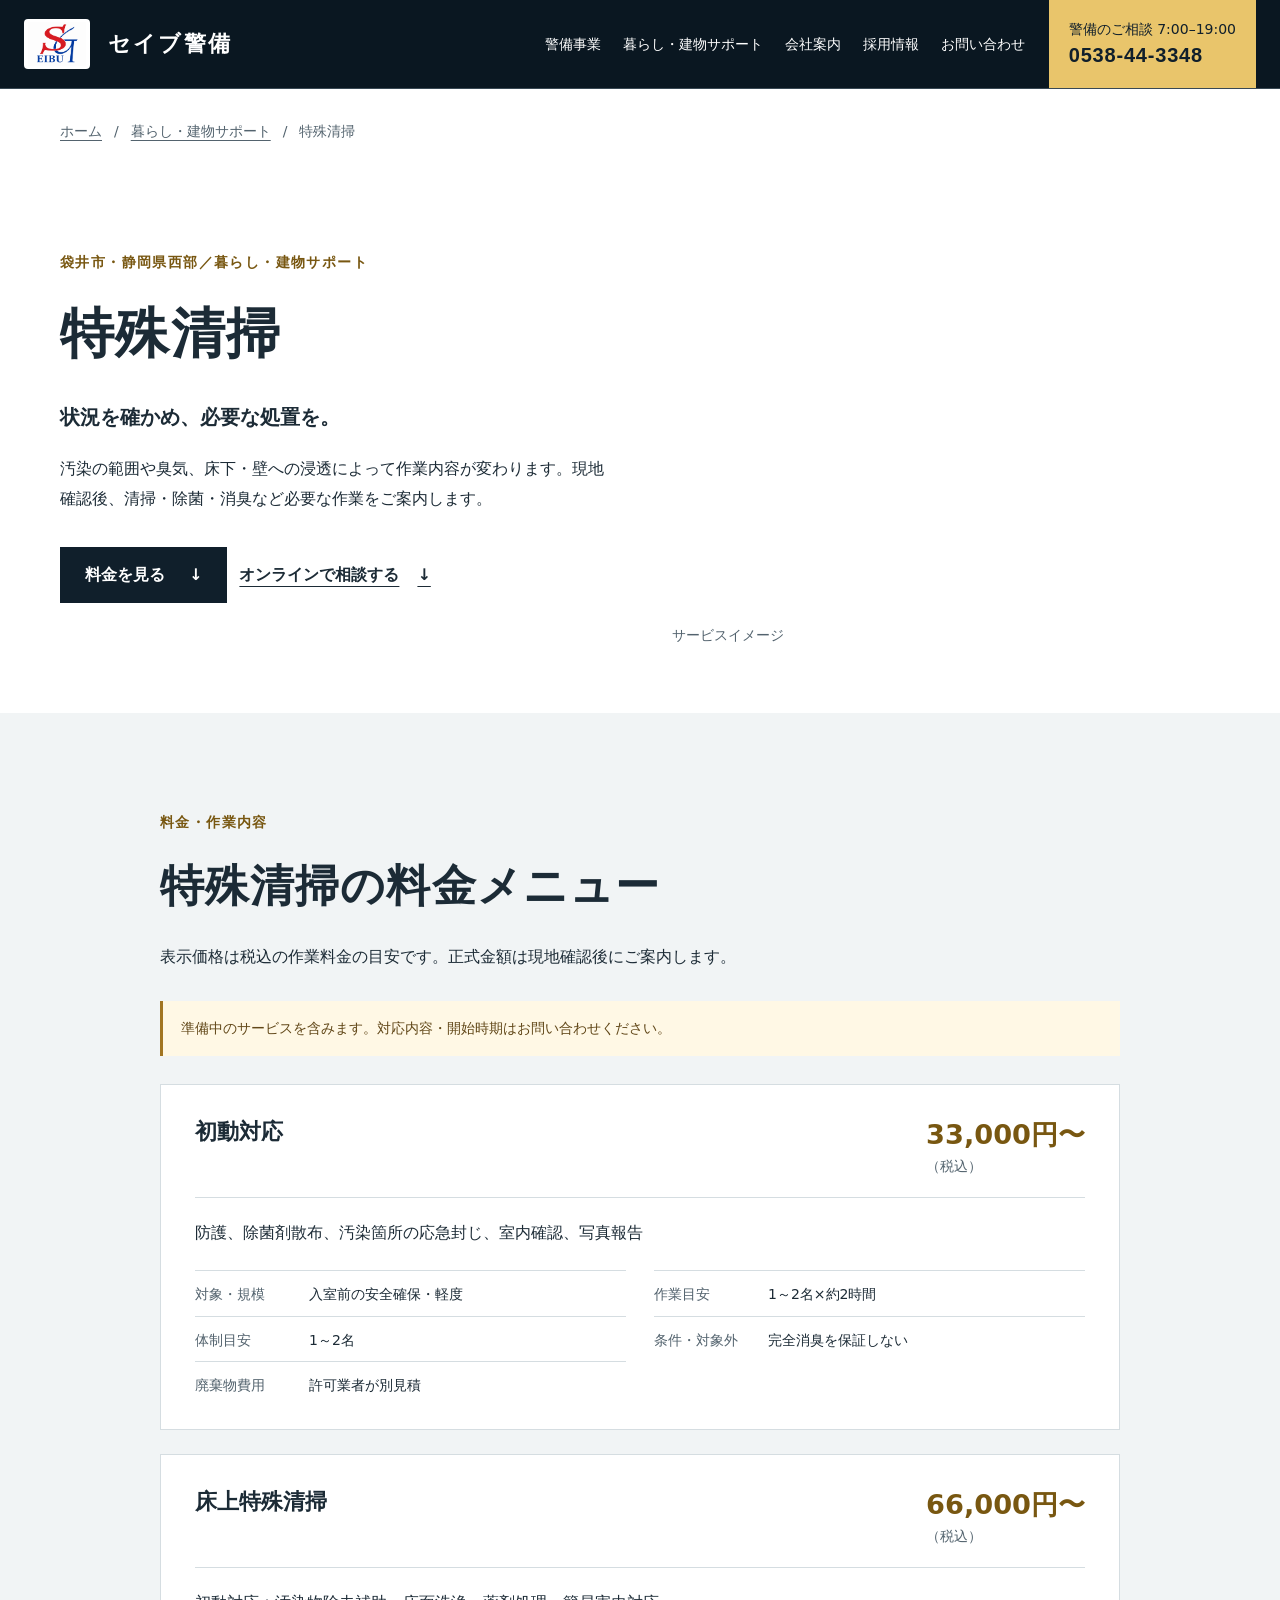
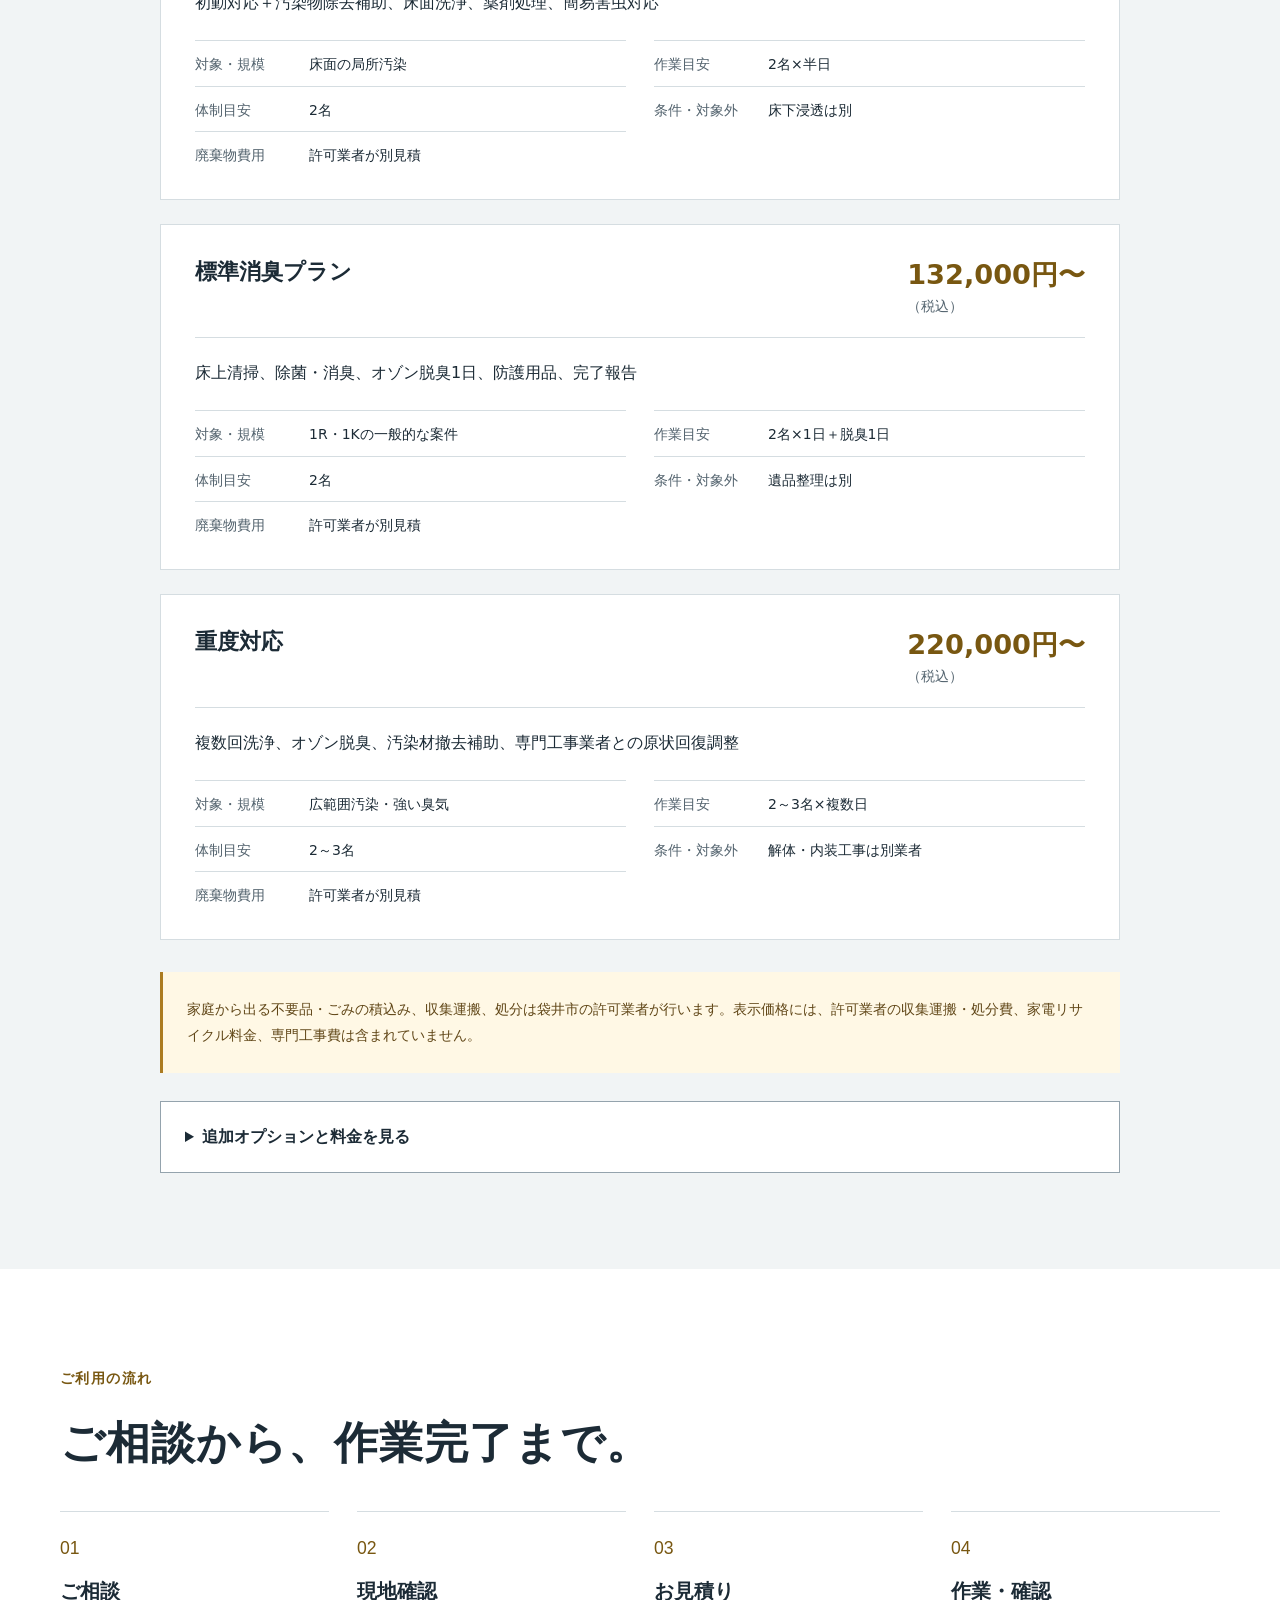
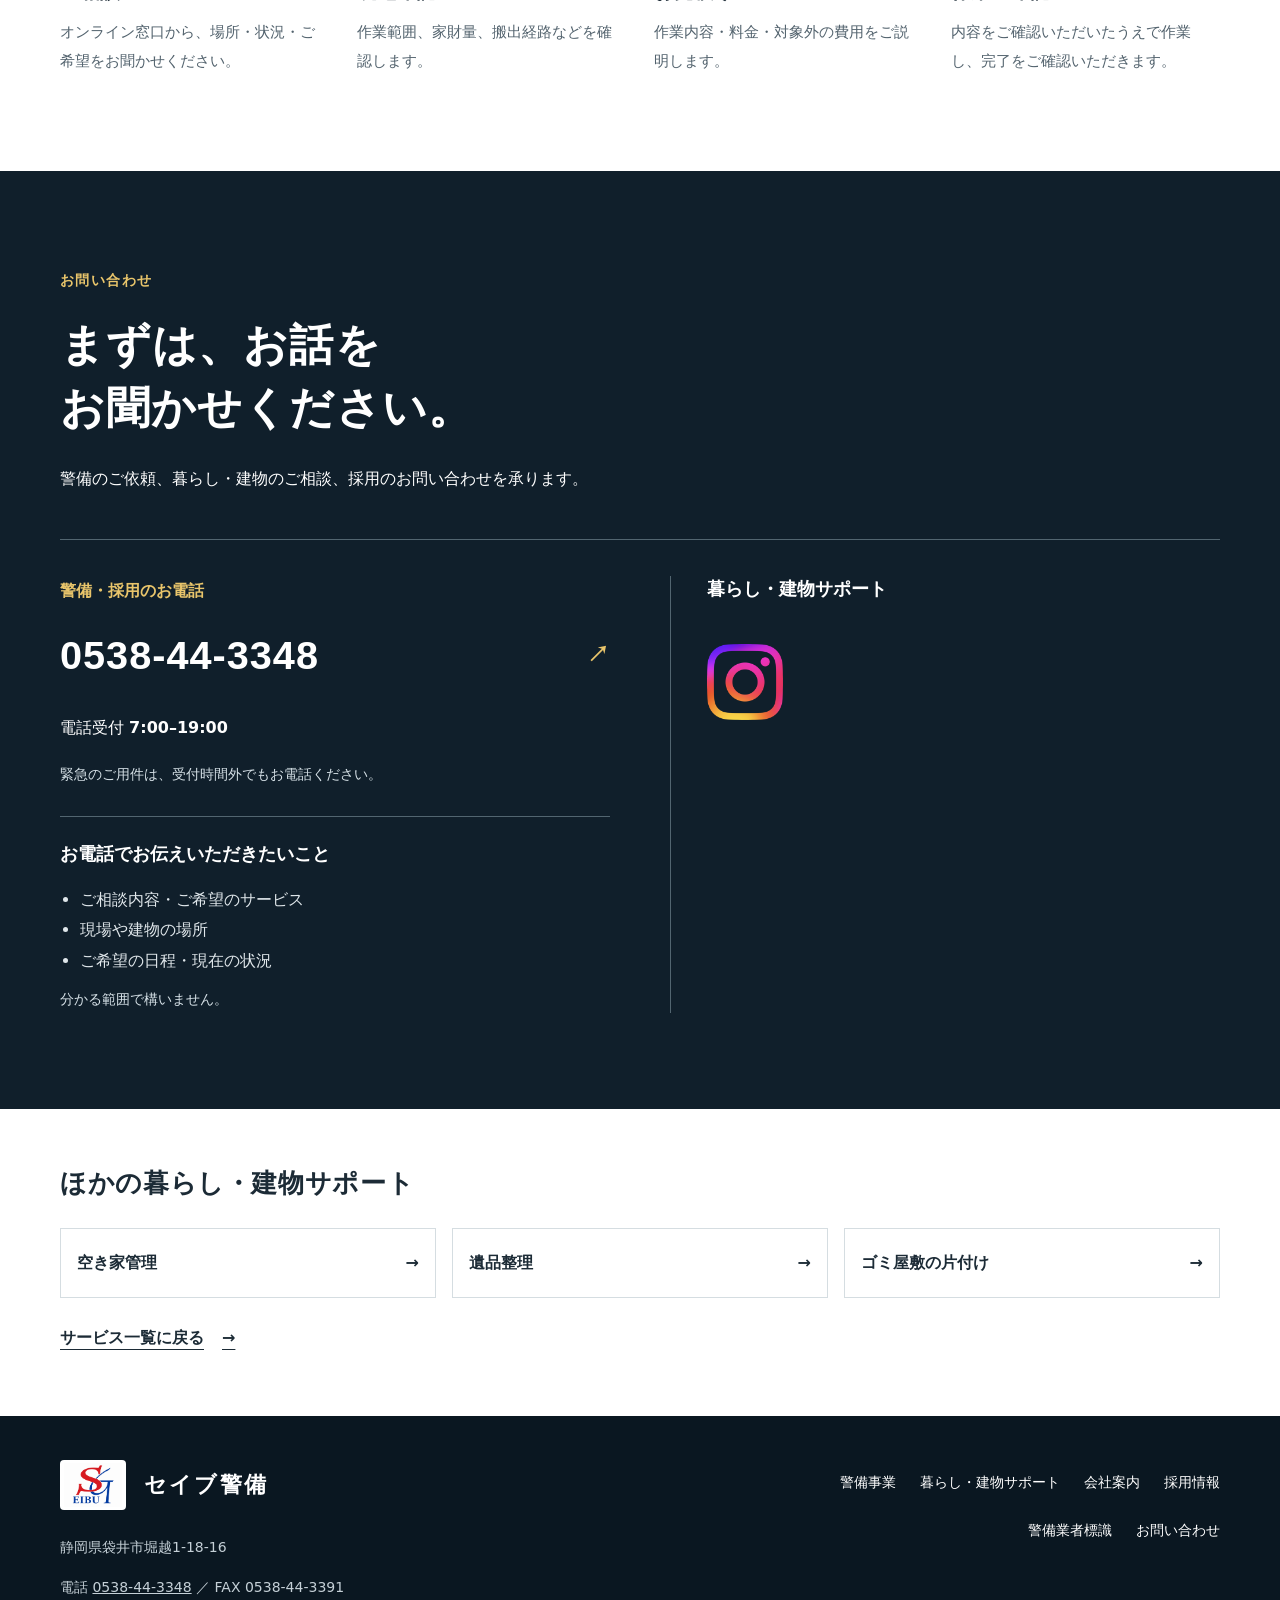
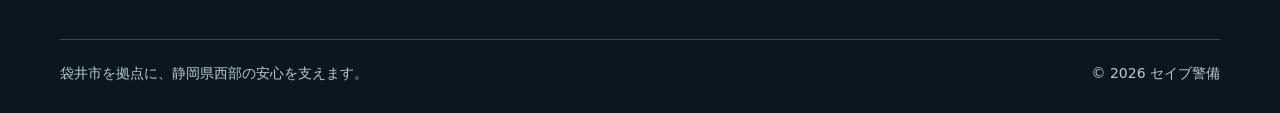
<file: special-cleaning.html>
<!doctype html>
<html lang="ja">
  <head>
    <meta charset="utf-8" />
    <meta
      name="viewport"
      content="width=device-width, initial-scale=1, viewport-fit=cover"
    />
    <!-- 確認用公開を継続。正式公開時のみ、全ページのnoindex設定を外す。 -->
    <meta name="robots" content="noindex, nofollow" />
    <title>袋井市の特殊清掃｜料金・作業内容｜セイブ警備</title>
    <meta
      name="description"
      content="セイブ警備の特殊清掃。通常の清掃では難しい汚れや臭いに、現場の状態を確認したうえで対応します。料金は33,000円〜（税込・作業料金の目安）。対応内容・開始時期はお問い合わせください。"
    />
    <link
      rel="canonical"
      href="https://fb9vwx6hn2-droid.github.io/seibu-keibi-preview/special-cleaning.html"
    />
    <meta name="theme-color" content="#101f2b" />
    <meta property="og:type" content="website" />
    <meta property="og:locale" content="ja_JP" />
    <meta property="og:site_name" content="セイブ警備" />
    <meta
      property="og:title"
      content="袋井市の特殊清掃｜料金・作業内容｜セイブ警備"
    />
    <meta
      property="og:description"
      content="セイブ警備の特殊清掃。通常の清掃では難しい汚れや臭いに、現場の状態を確認したうえで対応します。料金は33,000円〜（税込・作業料金の目安）。対応内容・開始時期はお問い合わせください。"
    />
    <meta
      property="og:url"
      content="https://fb9vwx6hn2-droid.github.io/seibu-keibi-preview/special-cleaning.html"
    />
    <link rel="stylesheet" href="style.css?v=20260918d" />
    <script src="contact-links.js?v=20260918" defer></script>
    <script src="script.js?v=20260906" defer></script>
    <script type="application/ld+json">
      {
        "@context": "https://schema.org",
        "@graph": [
          {
            "@type": "LocalBusiness",
            "@id": "https://fb9vwx6hn2-droid.github.io/seibu-keibi-preview/#business",
            "name": "セイブ警備",
            "url": "https://fb9vwx6hn2-droid.github.io/seibu-keibi-preview/",
            "telephone": "+81-538-44-3348",
            "faxNumber": "+81-538-44-3391",
            "address": {
              "@type": "PostalAddress",
              "addressRegion": "静岡県",
              "addressLocality": "袋井市",
              "streetAddress": "堀越1-18-16",
              "addressCountry": "JP"
            },
            "areaServed": ["袋井市", "静岡県西部"]
          },
          {
            "@type": "WebPage",
            "@id": "https://fb9vwx6hn2-droid.github.io/seibu-keibi-preview/special-cleaning.html#webpage",
            "url": "https://fb9vwx6hn2-droid.github.io/seibu-keibi-preview/special-cleaning.html",
            "name": "袋井市の特殊清掃｜料金・作業内容｜セイブ警備",
            "description": "セイブ警備の特殊清掃。通常の清掃では難しい汚れや臭いに、現場の状態を確認したうえで対応します。料金は33,000円〜（税込・作業料金の目安）。対応内容・開始時期はお問い合わせください。",
            "inLanguage": "ja",
            "about": {
              "@id": "https://fb9vwx6hn2-droid.github.io/seibu-keibi-preview/#business"
            }
          },
          {
            "@type": "Service",
            "name": "特殊清掃",
            "serviceType": "特殊清掃",
            "description": "通常の清掃では難しい汚れや臭いに、現場の状態を確認したうえで対応します。",
            "provider": {
              "@id": "https://fb9vwx6hn2-droid.github.io/seibu-keibi-preview/#business"
            },
            "areaServed": ["袋井市", "静岡県西部"],
            "url": "https://fb9vwx6hn2-droid.github.io/seibu-keibi-preview/special-cleaning.html"
          },
          {
            "@type": "BreadcrumbList",
            "itemListElement": [
              {
                "@type": "ListItem",
                "position": 1,
                "name": "ホーム",
                "item": "https://fb9vwx6hn2-droid.github.io/seibu-keibi-preview/"
              },
              {
                "@type": "ListItem",
                "position": 2,
                "name": "特殊清掃",
                "item": "https://fb9vwx6hn2-droid.github.io/seibu-keibi-preview/special-cleaning.html"
              }
            ]
          }
        ]
      }
    </script>
  </head>
  <body>
    <a class="skip-link" href="#main">本文へ移動</a>
    <header class="site-header">
      <div class="header-inner">
        <a class="brand" href="./" aria-label="セイブ警備 ホーム"
          ><img
            class="brand-logo"
            src="assets/seibu-logo.png"
            alt=""
            width="1448"
            height="1086"
          /><span>セイブ警備</span></a
        >
        <button
          class="menu-button"
          id="menuButton"
          type="button"
          aria-controls="globalNav"
          aria-expanded="false"
          hidden
        >
          <span class="menu-icon" aria-hidden="true"></span
          ><span id="menuLabel">メニュー</span>
        </button>
        <nav class="global-nav" id="globalNav" aria-label="メインメニュー">
          <a href="./#security">警備事業</a
          ><a href="./#support">暮らし・建物サポート</a
          ><a href="./#company">会社案内</a><a href="./#recruit">採用情報</a
          ><a href="./#contact">お問い合わせ</a>
        </nav>
        <a class="header-phone" href="tel:0538443348"
          ><span>警備のご相談 7:00–19:00</span><strong>0538-44-3348</strong></a
        >
      </div>
    </header>
    <main id="main" tabindex="-1">
      <nav class="breadcrumbs container" aria-label="パンくず">
        <ol>
          <li><a href="./">ホーム</a></li>
          <li><a href="./#support">暮らし・建物サポート</a></li>
          <li aria-current="page">特殊清掃</li>
        </ol>
      </nav>
      <section class="detail-hero container" aria-labelledby="detailTitle">
        <div>
          <p class="eyebrow">袋井市・静岡県西部／暮らし・建物サポート</p>
          <h1 id="detailTitle">特殊清掃</h1>
          <p class="detail-lead">状況を確かめ、必要な処置を。</p>
          <p>
            汚染の範囲や臭気、床下・壁への浸透によって作業内容が変わります。現地確認後、清掃・除菌・消臭など必要な作業をご案内します。
          </p>
          <div class="hero-actions">
            <a class="button button-dark" href="#plans"
              >料金を見る <span aria-hidden="true">↓</span></a
            ><a class="text-link" href="#contact"
              >オンラインで相談する <span aria-hidden="true">↓</span></a
            >
          </div>
        </div>
        <figure>
          <img
            src="assets/service-special-cleaning-800.webp"
            srcset="
              assets/service-special-cleaning-480.webp 480w,
              assets/service-special-cleaning-800.webp 800w
            "
            sizes="(max-width: 600px) calc(100vw - 40px), (max-width: 960px) calc((100vw - 64px) / 2), 560px"
            width="800"
            height="600"
            alt="特殊清掃の作業イメージ"
            loading="eager"
            decoding="async"
            fetchpriority="high"
          />
          <figcaption>サービスイメージ</figcaption>
        </figure>
      </section>
      <section
        class="section plans-section"
        id="plans"
        aria-labelledby="plansTitle"
      >
        <div class="container narrow">
          <div class="section-heading">
            <p class="eyebrow">料金・作業内容</p>
            <h2 id="plansTitle">特殊清掃の料金メニュー</h2>
            <p>
              表示価格は税込の作業料金の目安です。正式金額は現地確認後にご案内します。
            </p>
          </div>
          <p class="notice">
            準備中のサービスを含みます。対応内容・開始時期はお問い合わせください。
          </p>
          <div class="plans">
            <article class="plan">
              <div class="plan-title">
                <h3>初動対応</h3>
                <p class="plan-price">33,000円〜<small>（税込）</small></p>
              </div>
              <p>防護、除菌剤散布、汚染箇所の応急封じ、室内確認、写真報告</p>
              <dl class="plan-data">
                <div>
                  <dt>対象・規模</dt>
                  <dd>入室前の安全確保・軽度</dd>
                </div>
                <div>
                  <dt>作業目安</dt>
                  <dd>1～2名×約2時間</dd>
                </div>
                <div>
                  <dt>体制目安</dt>
                  <dd>1～2名</dd>
                </div>
                <div>
                  <dt>条件・対象外</dt>
                  <dd>完全消臭を保証しない</dd>
                </div>
                <div>
                  <dt>廃棄物費用</dt>
                  <dd>許可業者が別見積</dd>
                </div>
              </dl>
            </article>
            <article class="plan">
              <div class="plan-title">
                <h3>床上特殊清掃</h3>
                <p class="plan-price">66,000円〜<small>（税込）</small></p>
              </div>
              <p>初動対応＋汚染物除去補助、床面洗浄、薬剤処理、簡易害虫対応</p>
              <dl class="plan-data">
                <div>
                  <dt>対象・規模</dt>
                  <dd>床面の局所汚染</dd>
                </div>
                <div>
                  <dt>作業目安</dt>
                  <dd>2名×半日</dd>
                </div>
                <div>
                  <dt>体制目安</dt>
                  <dd>2名</dd>
                </div>
                <div>
                  <dt>条件・対象外</dt>
                  <dd>床下浸透は別</dd>
                </div>
                <div>
                  <dt>廃棄物費用</dt>
                  <dd>許可業者が別見積</dd>
                </div>
              </dl>
            </article>
            <article class="plan">
              <div class="plan-title">
                <h3>標準消臭プラン</h3>
                <p class="plan-price">132,000円〜<small>（税込）</small></p>
              </div>
              <p>床上清掃、除菌・消臭、オゾン脱臭1日、防護用品、完了報告</p>
              <dl class="plan-data">
                <div>
                  <dt>対象・規模</dt>
                  <dd>1R・1Kの一般的な案件</dd>
                </div>
                <div>
                  <dt>作業目安</dt>
                  <dd>2名×1日＋脱臭1日</dd>
                </div>
                <div>
                  <dt>体制目安</dt>
                  <dd>2名</dd>
                </div>
                <div>
                  <dt>条件・対象外</dt>
                  <dd>遺品整理は別</dd>
                </div>
                <div>
                  <dt>廃棄物費用</dt>
                  <dd>許可業者が別見積</dd>
                </div>
              </dl>
            </article>
            <article class="plan">
              <div class="plan-title">
                <h3>重度対応</h3>
                <p class="plan-price">220,000円〜<small>（税込）</small></p>
              </div>
              <p>
                複数回洗浄、オゾン脱臭、汚染材撤去補助、専門工事業者との原状回復調整
              </p>
              <dl class="plan-data">
                <div>
                  <dt>対象・規模</dt>
                  <dd>広範囲汚染・強い臭気</dd>
                </div>
                <div>
                  <dt>作業目安</dt>
                  <dd>2～3名×複数日</dd>
                </div>
                <div>
                  <dt>体制目安</dt>
                  <dd>2～3名</dd>
                </div>
                <div>
                  <dt>条件・対象外</dt>
                  <dd>解体・内装工事は別業者</dd>
                </div>
                <div>
                  <dt>廃棄物費用</dt>
                  <dd>許可業者が別見積</dd>
                </div>
              </dl>
            </article>
          </div>
          <p class="cost-note">
            家庭から出る不要品・ごみの積込み、収集運搬、処分は袋井市の許可業者が行います。表示価格には、許可業者の収集運搬・処分費、家電リサイクル料金、専門工事費は含まれていません。
          </p>
          <details class="options">
            <summary>追加オプションと料金を見る</summary>
            <ul>
              <li>
                <div>
                  <h3>オゾン脱臭追加</h3>
                  <p>臭気が残る場合の追加運転。機材調達費を要確認。</p>
                </div>
                <p class="option-price">16,500円（税込） / 1日</p>
              </li>
              <li>
                <div>
                  <h3>汚染畳撤去作業</h3>
                  <p>
                    取り外し・梱包・指定場所まで移動。収集運搬・処分費は別。
                  </p>
                </div>
                <p class="option-price">5,500円（税込） / 1枚</p>
              </li>
              <li>
                <div>
                  <h3>汚染マットレス撤去作業</h3>
                  <p>梱包・指定場所まで移動。収集運搬・処分費は別。</p>
                </div>
                <p class="option-price">11,000円（税込） / 1個</p>
              </li>
              <li>
                <div>
                  <h3>追加作業員</h3>
                  <p>重度・広範囲案件。防護用品込み。</p>
                </div>
                <p class="option-price">22,000円（税込） / 1人1日</p>
              </li>
              <li>
                <div>
                  <h3>原状回復手配</h3>
                  <p>内装・床工事業者の現調調整。工事費は別。</p>
                </div>
                <p class="option-price">11,000円（税込） / 一式</p>
              </li>
            </ul>
          </details>
        </div>
      </section>
      <section class="section flow" aria-labelledby="flowTitle">
        <div class="container">
          <div class="section-heading">
            <p class="eyebrow">ご利用の流れ</p>
            <h2 id="flowTitle">ご相談から、作業完了まで。</h2>
          </div>
          <ol class="flow-list">
            <li>
              <span aria-hidden="true">01</span>
              <h3>ご相談</h3>
              <p>オンライン窓口から、場所・状況・ご希望をお聞かせください。</p>
            </li>
            <li>
              <span aria-hidden="true">02</span>
              <h3>現地確認</h3>
              <p>作業範囲、家財量、搬出経路などを確認します。</p>
            </li>
            <li>
              <span aria-hidden="true">03</span>
              <h3>お見積り</h3>
              <p>作業内容・料金・対象外の費用をご説明します。</p>
            </li>
            <li>
              <span aria-hidden="true">04</span>
              <h3>作業・確認</h3>
              <p>
                内容をご確認いただいたうえで作業し、完了をご確認いただきます。
              </p>
            </li>
          </ol>
        </div>
      </section>
      <section
        class="section contact"
        id="contact"
        aria-labelledby="contactTitle"
      >
        <div class="container">
          <div class="section-heading">
            <p class="eyebrow">お問い合わせ</p>
            <h2 id="contactTitle">まずは、お話を<br />お聞かせください。</h2>
            <p>
              警備のご依頼、暮らし・建物のご相談、採用のお問い合わせを承ります。
            </p>
          </div>
          <div class="contact-grid">
            <div class="contact-phone">
              <p>警備・採用のお電話</p>
              <a href="tel:0538443348" class="phone-link"
                >0538-44-3348 <span aria-hidden="true">↗</span></a
              >
              <p>電話受付 <strong>7:00–19:00</strong></p>
              <p class="emergency">
                緊急のご用件は、受付時間外でもお電話ください。
              </p>
              <div class="phone-details">
                <h3>お電話でお伝えいただきたいこと</h3>
                <ul>
                  <li>ご相談内容・ご希望のサービス</li>
                  <li>現場や建物の場所</li>
                  <li>ご希望の日程・現在の状況</li>
                </ul>
                <p>分かる範囲で構いません。</p>
              </div>
            </div>
            <div class="contact-guide">
              <h3>暮らし・建物サポート</h3>
              <div class="online-contacts" id="onlineContacts" hidden>
                <div class="channel-links">
                  <a data-contact-link="line" hidden
                    >LINEで相談<span class="sr-only"
                      >（新しいタブで開きます）</span
                    ></a
                  ><a data-contact-link="googleForm" hidden
                    >フォームで相談<span class="sr-only"
                      >（新しいタブで開きます）</span
                    ></a
                  >
                </div>
                <a
                  class="instagram-icon-link"
                  data-contact-link="instagram"
                  aria-label="Instagram @SEIBUKRKを開く"
                  hidden
                >
                  <img
                    src="assets/instagram-icon.png"
                    alt=""
                    width="256"
                    height="256"
                    loading="lazy"
                  />
                </a>
              </div>
              <p class="online-note" id="onlineNote">
                オンライン窓口は準備中です。現在はお電話でご相談ください。
              </p>
            </div>
          </div>
        </div>
      </section>
      <section class="section related">
        <div class="container">
          <h2>ほかの暮らし・建物サポート</h2>
          <nav aria-label="関連サービス">
            <a href="vacant-house.html"
              >空き家管理 <span aria-hidden="true">→</span></a
            ><a href="estate-clearance.html"
              >遺品整理 <span aria-hidden="true">→</span></a
            ><a href="hoarding-cleanup.html"
              >ゴミ屋敷の片付け <span aria-hidden="true">→</span></a
            >
          </nav>
          <a class="text-link" href="./#support"
            >サービス一覧に戻る <span aria-hidden="true">→</span></a
          >
        </div>
      </section>
    </main>
    <footer class="site-footer">
      <div class="container footer-top">
        <div>
          <a class="brand" href="./" aria-label="セイブ警備 ホーム"
            ><img
              class="brand-logo"
              src="assets/seibu-logo.png"
              alt=""
              width="1448"
              height="1086"
            /><span>セイブ警備</span></a
          >
          <p>静岡県袋井市堀越1-18-16</p>
          <p>
            電話 <a href="tel:0538443348">0538-44-3348</a> ／ FAX 0538-44-3391
          </p>
        </div>
        <nav class="footer-nav" aria-label="フッターメニュー">
          <a href="./#security">警備事業</a
          ><a href="./#support">暮らし・建物サポート</a
          ><a href="./#company">会社案内</a><a href="./#recruit">採用情報</a
          ><a href="./#security-license">警備業者標識</a
          ><a href="./#contact">お問い合わせ</a>
        </nav>
      </div>
      <div class="container footer-bottom">
        <p>袋井市を拠点に、静岡県西部の安心を支えます。</p>
        <p>© <span id="currentYear">2026</span> セイブ警備</p>
      </div>
    </footer>
    <nav class="mobile-actions" aria-label="相談へのショートカット">
      <a href="#plans">料金を見る</a
      ><a href="#contact"
        ><span>オンラインで相談</span><strong>見積もり予約</strong></a
      >
    </nav>
  </body>
</html>
</file>
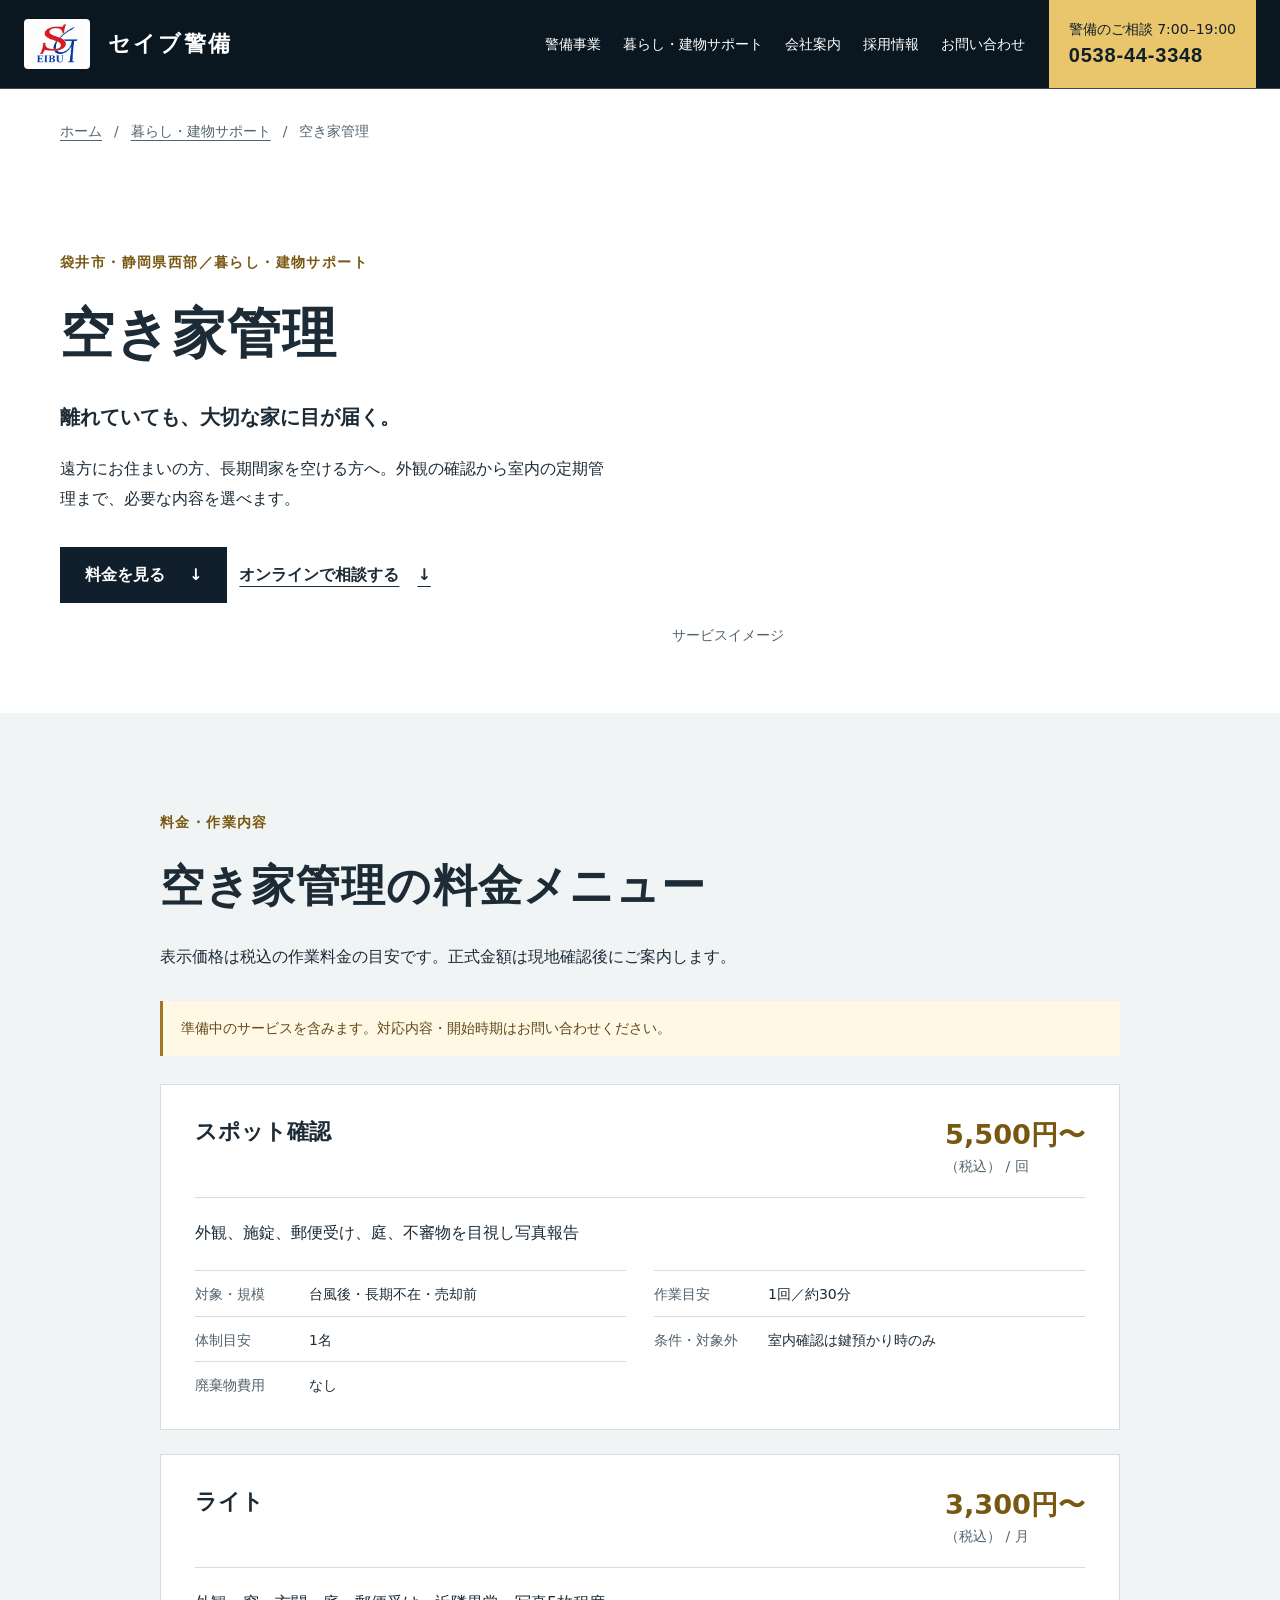
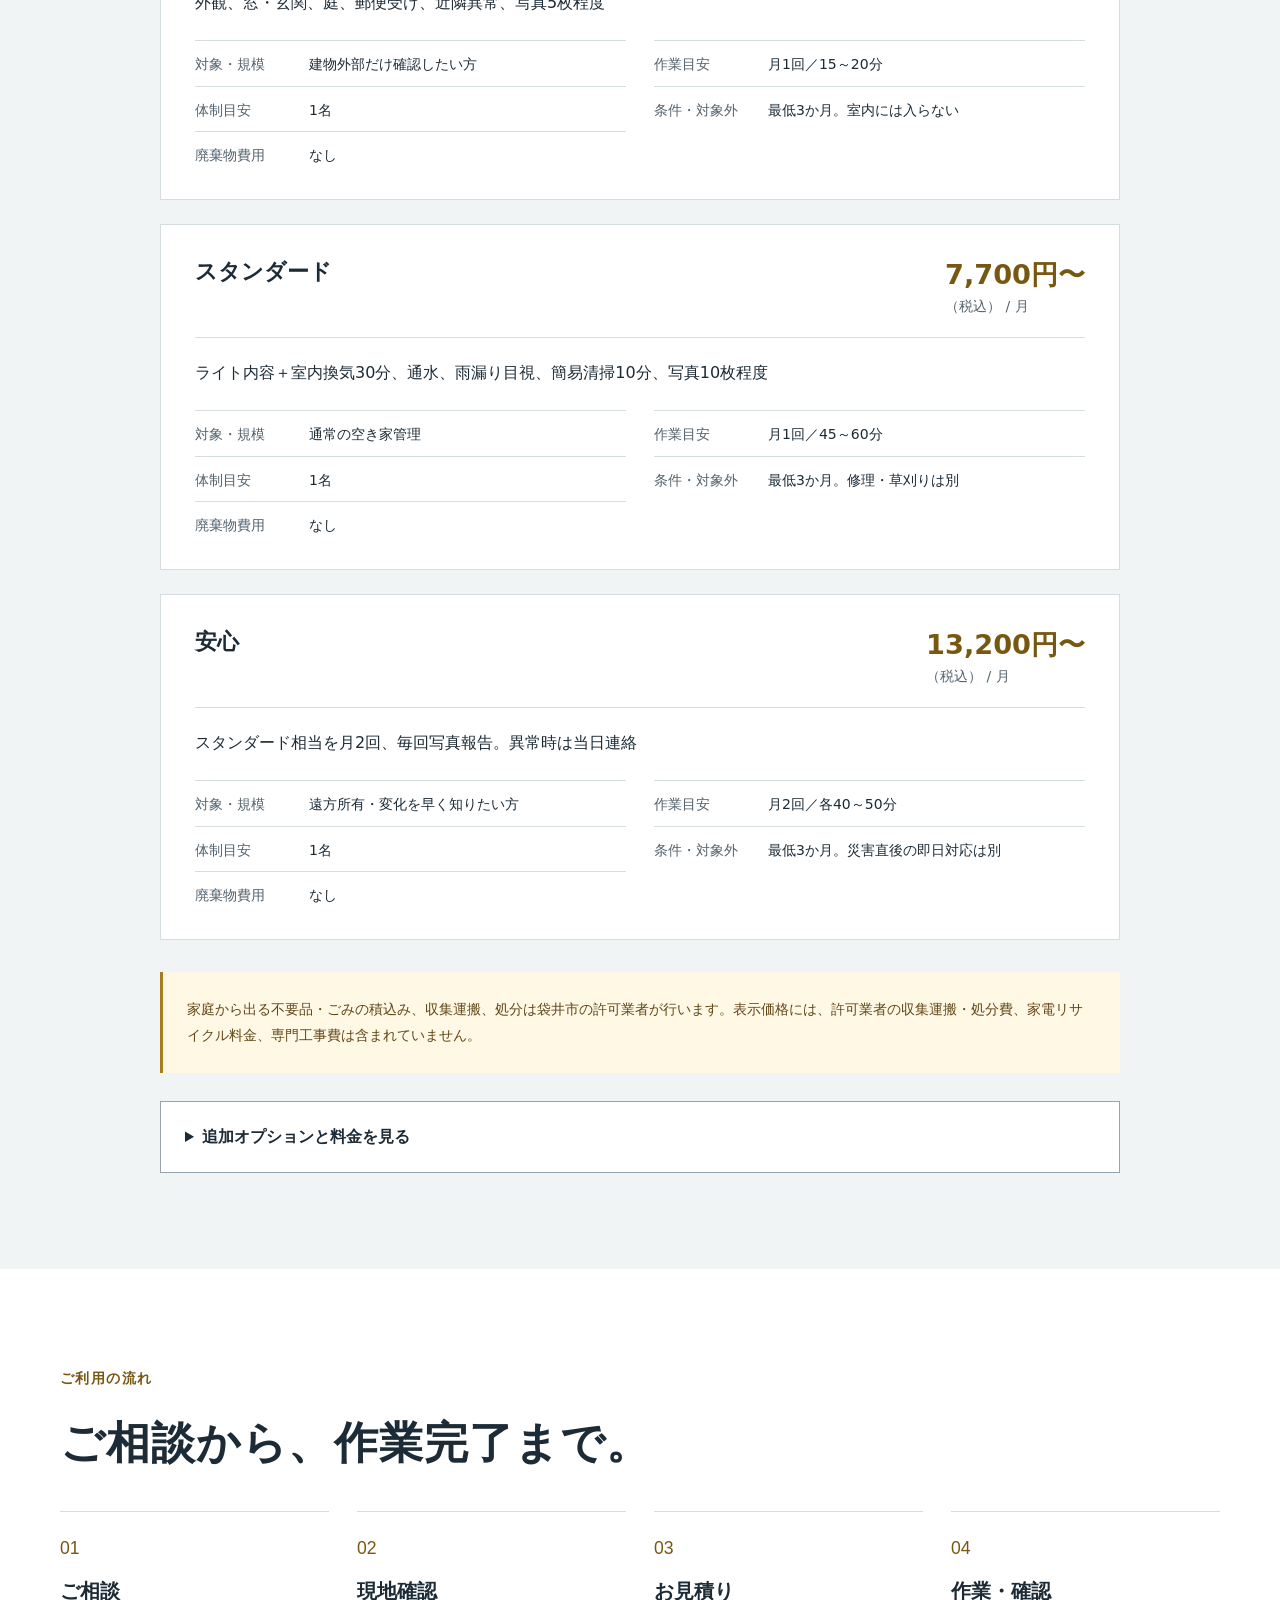
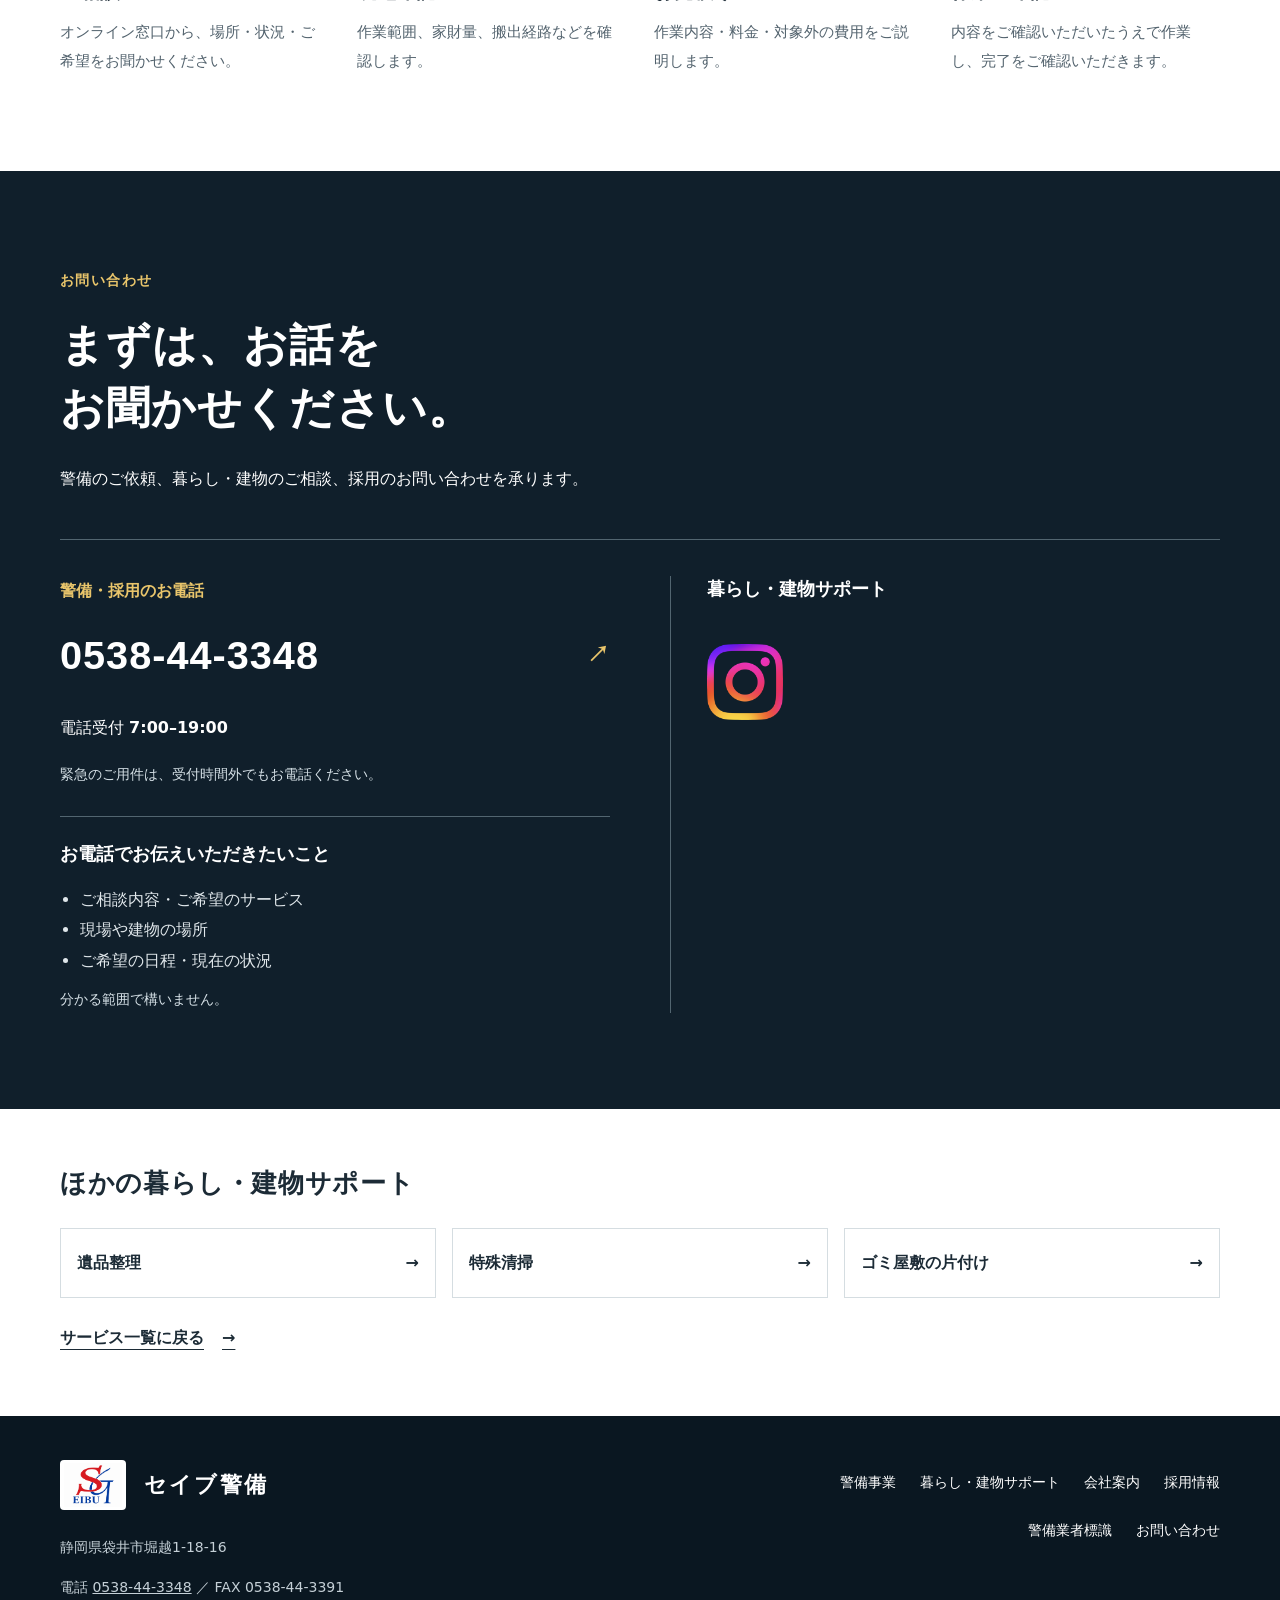
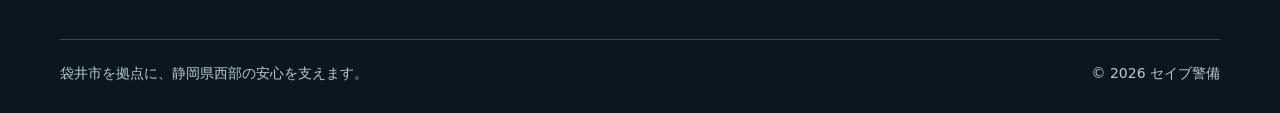
<file: vacant-house.html>
<!doctype html>
<html lang="ja">
  <head>
    <meta charset="utf-8" />
    <meta
      name="viewport"
      content="width=device-width, initial-scale=1, viewport-fit=cover"
    />
    <!-- 確認用公開を継続。正式公開時のみ、全ページのnoindex設定を外す。 -->
    <meta name="robots" content="noindex, nofollow" />
    <title>袋井市の空き家管理｜料金・作業内容｜セイブ警備</title>
    <meta
      name="description"
      content="セイブ警備の空き家管理。定期巡回、外観確認、換気・通水・簡易清掃。建物の状態を写真でご報告します。料金は月額 3,300円〜（税込・作業料金の目安）。対応内容・開始時期はお問い合わせください。"
    />
    <link
      rel="canonical"
      href="https://fb9vwx6hn2-droid.github.io/seibu-keibi-preview/vacant-house.html"
    />
    <meta name="theme-color" content="#101f2b" />
    <meta property="og:type" content="website" />
    <meta property="og:locale" content="ja_JP" />
    <meta property="og:site_name" content="セイブ警備" />
    <meta
      property="og:title"
      content="袋井市の空き家管理｜料金・作業内容｜セイブ警備"
    />
    <meta
      property="og:description"
      content="セイブ警備の空き家管理。定期巡回、外観確認、換気・通水・簡易清掃。建物の状態を写真でご報告します。料金は月額 3,300円〜（税込・作業料金の目安）。対応内容・開始時期はお問い合わせください。"
    />
    <meta
      property="og:url"
      content="https://fb9vwx6hn2-droid.github.io/seibu-keibi-preview/vacant-house.html"
    />
    <link rel="stylesheet" href="style.css?v=20260918d" />
    <script src="contact-links.js?v=20260918" defer></script>
    <script src="script.js?v=20260906" defer></script>
    <script type="application/ld+json">
      {
        "@context": "https://schema.org",
        "@graph": [
          {
            "@type": "LocalBusiness",
            "@id": "https://fb9vwx6hn2-droid.github.io/seibu-keibi-preview/#business",
            "name": "セイブ警備",
            "url": "https://fb9vwx6hn2-droid.github.io/seibu-keibi-preview/",
            "telephone": "+81-538-44-3348",
            "faxNumber": "+81-538-44-3391",
            "address": {
              "@type": "PostalAddress",
              "addressRegion": "静岡県",
              "addressLocality": "袋井市",
              "streetAddress": "堀越1-18-16",
              "addressCountry": "JP"
            },
            "areaServed": ["袋井市", "静岡県西部"]
          },
          {
            "@type": "WebPage",
            "@id": "https://fb9vwx6hn2-droid.github.io/seibu-keibi-preview/vacant-house.html#webpage",
            "url": "https://fb9vwx6hn2-droid.github.io/seibu-keibi-preview/vacant-house.html",
            "name": "袋井市の空き家管理｜料金・作業内容｜セイブ警備",
            "description": "セイブ警備の空き家管理。定期巡回、外観確認、換気・通水・簡易清掃。建物の状態を写真でご報告します。料金は月額 3,300円〜（税込・作業料金の目安）。対応内容・開始時期はお問い合わせください。",
            "inLanguage": "ja",
            "about": {
              "@id": "https://fb9vwx6hn2-droid.github.io/seibu-keibi-preview/#business"
            }
          },
          {
            "@type": "Service",
            "name": "空き家管理",
            "serviceType": "空き家管理",
            "description": "定期巡回、外観確認、換気・通水・簡易清掃。建物の状態を写真でご報告します。",
            "provider": {
              "@id": "https://fb9vwx6hn2-droid.github.io/seibu-keibi-preview/#business"
            },
            "areaServed": ["袋井市", "静岡県西部"],
            "url": "https://fb9vwx6hn2-droid.github.io/seibu-keibi-preview/vacant-house.html"
          },
          {
            "@type": "BreadcrumbList",
            "itemListElement": [
              {
                "@type": "ListItem",
                "position": 1,
                "name": "ホーム",
                "item": "https://fb9vwx6hn2-droid.github.io/seibu-keibi-preview/"
              },
              {
                "@type": "ListItem",
                "position": 2,
                "name": "空き家管理",
                "item": "https://fb9vwx6hn2-droid.github.io/seibu-keibi-preview/vacant-house.html"
              }
            ]
          }
        ]
      }
    </script>
  </head>
  <body>
    <a class="skip-link" href="#main">本文へ移動</a>
    <header class="site-header">
      <div class="header-inner">
        <a class="brand" href="./" aria-label="セイブ警備 ホーム"
          ><img
            class="brand-logo"
            src="assets/seibu-logo.png"
            alt=""
            width="1448"
            height="1086"
          /><span>セイブ警備</span></a
        >
        <button
          class="menu-button"
          id="menuButton"
          type="button"
          aria-controls="globalNav"
          aria-expanded="false"
          hidden
        >
          <span class="menu-icon" aria-hidden="true"></span
          ><span id="menuLabel">メニュー</span>
        </button>
        <nav class="global-nav" id="globalNav" aria-label="メインメニュー">
          <a href="./#security">警備事業</a
          ><a href="./#support">暮らし・建物サポート</a
          ><a href="./#company">会社案内</a><a href="./#recruit">採用情報</a
          ><a href="./#contact">お問い合わせ</a>
        </nav>
        <a class="header-phone" href="tel:0538443348"
          ><span>警備のご相談 7:00–19:00</span><strong>0538-44-3348</strong></a
        >
      </div>
    </header>
    <main id="main" tabindex="-1">
      <nav class="breadcrumbs container" aria-label="パンくず">
        <ol>
          <li><a href="./">ホーム</a></li>
          <li><a href="./#support">暮らし・建物サポート</a></li>
          <li aria-current="page">空き家管理</li>
        </ol>
      </nav>
      <section class="detail-hero container" aria-labelledby="detailTitle">
        <div>
          <p class="eyebrow">袋井市・静岡県西部／暮らし・建物サポート</p>
          <h1 id="detailTitle">空き家管理</h1>
          <p class="detail-lead">離れていても、大切な家に目が届く。</p>
          <p>
            遠方にお住まいの方、長期間家を空ける方へ。外観の確認から室内の定期管理まで、必要な内容を選べます。
          </p>
          <div class="hero-actions">
            <a class="button button-dark" href="#plans"
              >料金を見る <span aria-hidden="true">↓</span></a
            ><a class="text-link" href="#contact"
              >オンラインで相談する <span aria-hidden="true">↓</span></a
            >
          </div>
        </div>
        <figure>
          <img
            src="assets/service-vacant-house-800.webp"
            srcset="
              assets/service-vacant-house-480.webp 480w,
              assets/service-vacant-house-800.webp 800w
            "
            sizes="(max-width: 600px) calc(100vw - 40px), (max-width: 960px) calc((100vw - 64px) / 2), 560px"
            width="800"
            height="600"
            alt="空き家管理の作業イメージ"
            loading="eager"
            decoding="async"
            fetchpriority="high"
          />
          <figcaption>サービスイメージ</figcaption>
        </figure>
      </section>
      <section
        class="section plans-section"
        id="plans"
        aria-labelledby="plansTitle"
      >
        <div class="container narrow">
          <div class="section-heading">
            <p class="eyebrow">料金・作業内容</p>
            <h2 id="plansTitle">空き家管理の料金メニュー</h2>
            <p>
              表示価格は税込の作業料金の目安です。正式金額は現地確認後にご案内します。
            </p>
          </div>
          <p class="notice">
            準備中のサービスを含みます。対応内容・開始時期はお問い合わせください。
          </p>
          <div class="plans">
            <article class="plan">
              <div class="plan-title">
                <h3>スポット確認</h3>
                <p class="plan-price">5,500円〜<small>（税込） / 回</small></p>
              </div>
              <p>外観、施錠、郵便受け、庭、不審物を目視し写真報告</p>
              <dl class="plan-data">
                <div>
                  <dt>対象・規模</dt>
                  <dd>台風後・長期不在・売却前</dd>
                </div>
                <div>
                  <dt>作業目安</dt>
                  <dd>1回／約30分</dd>
                </div>
                <div>
                  <dt>体制目安</dt>
                  <dd>1名</dd>
                </div>
                <div>
                  <dt>条件・対象外</dt>
                  <dd>室内確認は鍵預かり時のみ</dd>
                </div>
                <div>
                  <dt>廃棄物費用</dt>
                  <dd>なし</dd>
                </div>
              </dl>
            </article>
            <article class="plan">
              <div class="plan-title">
                <h3>ライト</h3>
                <p class="plan-price">3,300円〜<small>（税込） / 月</small></p>
              </div>
              <p>外観、窓・玄関、庭、郵便受け、近隣異常、写真5枚程度</p>
              <dl class="plan-data">
                <div>
                  <dt>対象・規模</dt>
                  <dd>建物外部だけ確認したい方</dd>
                </div>
                <div>
                  <dt>作業目安</dt>
                  <dd>月1回／15～20分</dd>
                </div>
                <div>
                  <dt>体制目安</dt>
                  <dd>1名</dd>
                </div>
                <div>
                  <dt>条件・対象外</dt>
                  <dd>最低3か月。室内には入らない</dd>
                </div>
                <div>
                  <dt>廃棄物費用</dt>
                  <dd>なし</dd>
                </div>
              </dl>
            </article>
            <article class="plan">
              <div class="plan-title">
                <h3>スタンダード</h3>
                <p class="plan-price">7,700円〜<small>（税込） / 月</small></p>
              </div>
              <p>
                ライト内容＋室内換気30分、通水、雨漏り目視、簡易清掃10分、写真10枚程度
              </p>
              <dl class="plan-data">
                <div>
                  <dt>対象・規模</dt>
                  <dd>通常の空き家管理</dd>
                </div>
                <div>
                  <dt>作業目安</dt>
                  <dd>月1回／45～60分</dd>
                </div>
                <div>
                  <dt>体制目安</dt>
                  <dd>1名</dd>
                </div>
                <div>
                  <dt>条件・対象外</dt>
                  <dd>最低3か月。修理・草刈りは別</dd>
                </div>
                <div>
                  <dt>廃棄物費用</dt>
                  <dd>なし</dd>
                </div>
              </dl>
            </article>
            <article class="plan">
              <div class="plan-title">
                <h3>安心</h3>
                <p class="plan-price">13,200円〜<small>（税込） / 月</small></p>
              </div>
              <p>スタンダード相当を月2回、毎回写真報告。異常時は当日連絡</p>
              <dl class="plan-data">
                <div>
                  <dt>対象・規模</dt>
                  <dd>遠方所有・変化を早く知りたい方</dd>
                </div>
                <div>
                  <dt>作業目安</dt>
                  <dd>月2回／各40～50分</dd>
                </div>
                <div>
                  <dt>体制目安</dt>
                  <dd>1名</dd>
                </div>
                <div>
                  <dt>条件・対象外</dt>
                  <dd>最低3か月。災害直後の即日対応は別</dd>
                </div>
                <div>
                  <dt>廃棄物費用</dt>
                  <dd>なし</dd>
                </div>
              </dl>
            </article>
          </div>
          <p class="cost-note">
            家庭から出る不要品・ごみの積込み、収集運搬、処分は袋井市の許可業者が行います。表示価格には、許可業者の収集運搬・処分費、家電リサイクル料金、専門工事費は含まれていません。
          </p>
          <details class="options">
            <summary>追加オプションと料金を見る</summary>
            <ul>
              <li>
                <div>
                  <h3>草刈り・草取り</h3>
                  <p>庭の簡易作業。機械費・草木処分費は別。</p>
                </div>
                <p class="option-price">3,850円（税込） / 1人1時間</p>
              </li>
              <li>
                <div>
                  <h3>室内清掃追加</h3>
                  <p>掃除機・拭き掃除。洗剤・重度汚れは別。</p>
                </div>
                <p class="option-price">3,300円（税込） / 1人1時間</p>
              </li>
              <li>
                <div>
                  <h3>郵便物転送</h3>
                  <p>指定先へまとめて転送。送料実費。</p>
                </div>
                <p class="option-price">550円（税込） / 1回</p>
              </li>
              <li>
                <div>
                  <h3>緊急・臨時訪問</h3>
                  <p>漏水、不審、近隣連絡等の確認。夜間・遠距離は別。</p>
                </div>
                <p class="option-price">5,500円（税込） / 1回</p>
              </li>
              <li>
                <div>
                  <h3>修理・業者立会い</h3>
                  <p>修理業者等への鍵開け・立会い。修理代は別。</p>
                </div>
                <p class="option-price">3,300円（税込） / 1人1時間</p>
              </li>
            </ul>
          </details>
        </div>
      </section>
      <section class="section flow" aria-labelledby="flowTitle">
        <div class="container">
          <div class="section-heading">
            <p class="eyebrow">ご利用の流れ</p>
            <h2 id="flowTitle">ご相談から、作業完了まで。</h2>
          </div>
          <ol class="flow-list">
            <li>
              <span aria-hidden="true">01</span>
              <h3>ご相談</h3>
              <p>オンライン窓口から、場所・状況・ご希望をお聞かせください。</p>
            </li>
            <li>
              <span aria-hidden="true">02</span>
              <h3>現地確認</h3>
              <p>作業範囲、家財量、搬出経路などを確認します。</p>
            </li>
            <li>
              <span aria-hidden="true">03</span>
              <h3>お見積り</h3>
              <p>作業内容・料金・対象外の費用をご説明します。</p>
            </li>
            <li>
              <span aria-hidden="true">04</span>
              <h3>作業・確認</h3>
              <p>
                内容をご確認いただいたうえで作業し、完了をご確認いただきます。
              </p>
            </li>
          </ol>
        </div>
      </section>
      <section
        class="section contact"
        id="contact"
        aria-labelledby="contactTitle"
      >
        <div class="container">
          <div class="section-heading">
            <p class="eyebrow">お問い合わせ</p>
            <h2 id="contactTitle">まずは、お話を<br />お聞かせください。</h2>
            <p>
              警備のご依頼、暮らし・建物のご相談、採用のお問い合わせを承ります。
            </p>
          </div>
          <div class="contact-grid">
            <div class="contact-phone">
              <p>警備・採用のお電話</p>
              <a href="tel:0538443348" class="phone-link"
                >0538-44-3348 <span aria-hidden="true">↗</span></a
              >
              <p>電話受付 <strong>7:00–19:00</strong></p>
              <p class="emergency">
                緊急のご用件は、受付時間外でもお電話ください。
              </p>
              <div class="phone-details">
                <h3>お電話でお伝えいただきたいこと</h3>
                <ul>
                  <li>ご相談内容・ご希望のサービス</li>
                  <li>現場や建物の場所</li>
                  <li>ご希望の日程・現在の状況</li>
                </ul>
                <p>分かる範囲で構いません。</p>
              </div>
            </div>
            <div class="contact-guide">
              <h3>暮らし・建物サポート</h3>
              <div class="online-contacts" id="onlineContacts" hidden>
                <div class="channel-links">
                  <a data-contact-link="line" hidden
                    >LINEで相談<span class="sr-only"
                      >（新しいタブで開きます）</span
                    ></a
                  ><a data-contact-link="googleForm" hidden
                    >フォームで相談<span class="sr-only"
                      >（新しいタブで開きます）</span
                    ></a
                  >
                </div>
                <a
                  class="instagram-icon-link"
                  data-contact-link="instagram"
                  aria-label="Instagram @SEIBUKRKを開く"
                  hidden
                >
                  <img
                    src="assets/instagram-icon.png"
                    alt=""
                    width="256"
                    height="256"
                    loading="lazy"
                  />
                </a>
              </div>
              <p class="online-note" id="onlineNote">
                オンライン窓口は準備中です。現在はお電話でご相談ください。
              </p>
            </div>
          </div>
        </div>
      </section>
      <section class="section related">
        <div class="container">
          <h2>ほかの暮らし・建物サポート</h2>
          <nav aria-label="関連サービス">
            <a href="estate-clearance.html"
              >遺品整理 <span aria-hidden="true">→</span></a
            ><a href="special-cleaning.html"
              >特殊清掃 <span aria-hidden="true">→</span></a
            ><a href="hoarding-cleanup.html"
              >ゴミ屋敷の片付け <span aria-hidden="true">→</span></a
            >
          </nav>
          <a class="text-link" href="./#support"
            >サービス一覧に戻る <span aria-hidden="true">→</span></a
          >
        </div>
      </section>
    </main>
    <footer class="site-footer">
      <div class="container footer-top">
        <div>
          <a class="brand" href="./" aria-label="セイブ警備 ホーム"
            ><img
              class="brand-logo"
              src="assets/seibu-logo.png"
              alt=""
              width="1448"
              height="1086"
            /><span>セイブ警備</span></a
          >
          <p>静岡県袋井市堀越1-18-16</p>
          <p>
            電話 <a href="tel:0538443348">0538-44-3348</a> ／ FAX 0538-44-3391
          </p>
        </div>
        <nav class="footer-nav" aria-label="フッターメニュー">
          <a href="./#security">警備事業</a
          ><a href="./#support">暮らし・建物サポート</a
          ><a href="./#company">会社案内</a><a href="./#recruit">採用情報</a
          ><a href="./#security-license">警備業者標識</a
          ><a href="./#contact">お問い合わせ</a>
        </nav>
      </div>
      <div class="container footer-bottom">
        <p>袋井市を拠点に、静岡県西部の安心を支えます。</p>
        <p>© <span id="currentYear">2026</span> セイブ警備</p>
      </div>
    </footer>
    <nav class="mobile-actions" aria-label="相談へのショートカット">
      <a href="#plans">料金を見る</a
      ><a href="#contact"
        ><span>オンラインで相談</span><strong>見積もり予約</strong></a
      >
    </nav>
  </body>
</html>
</file>
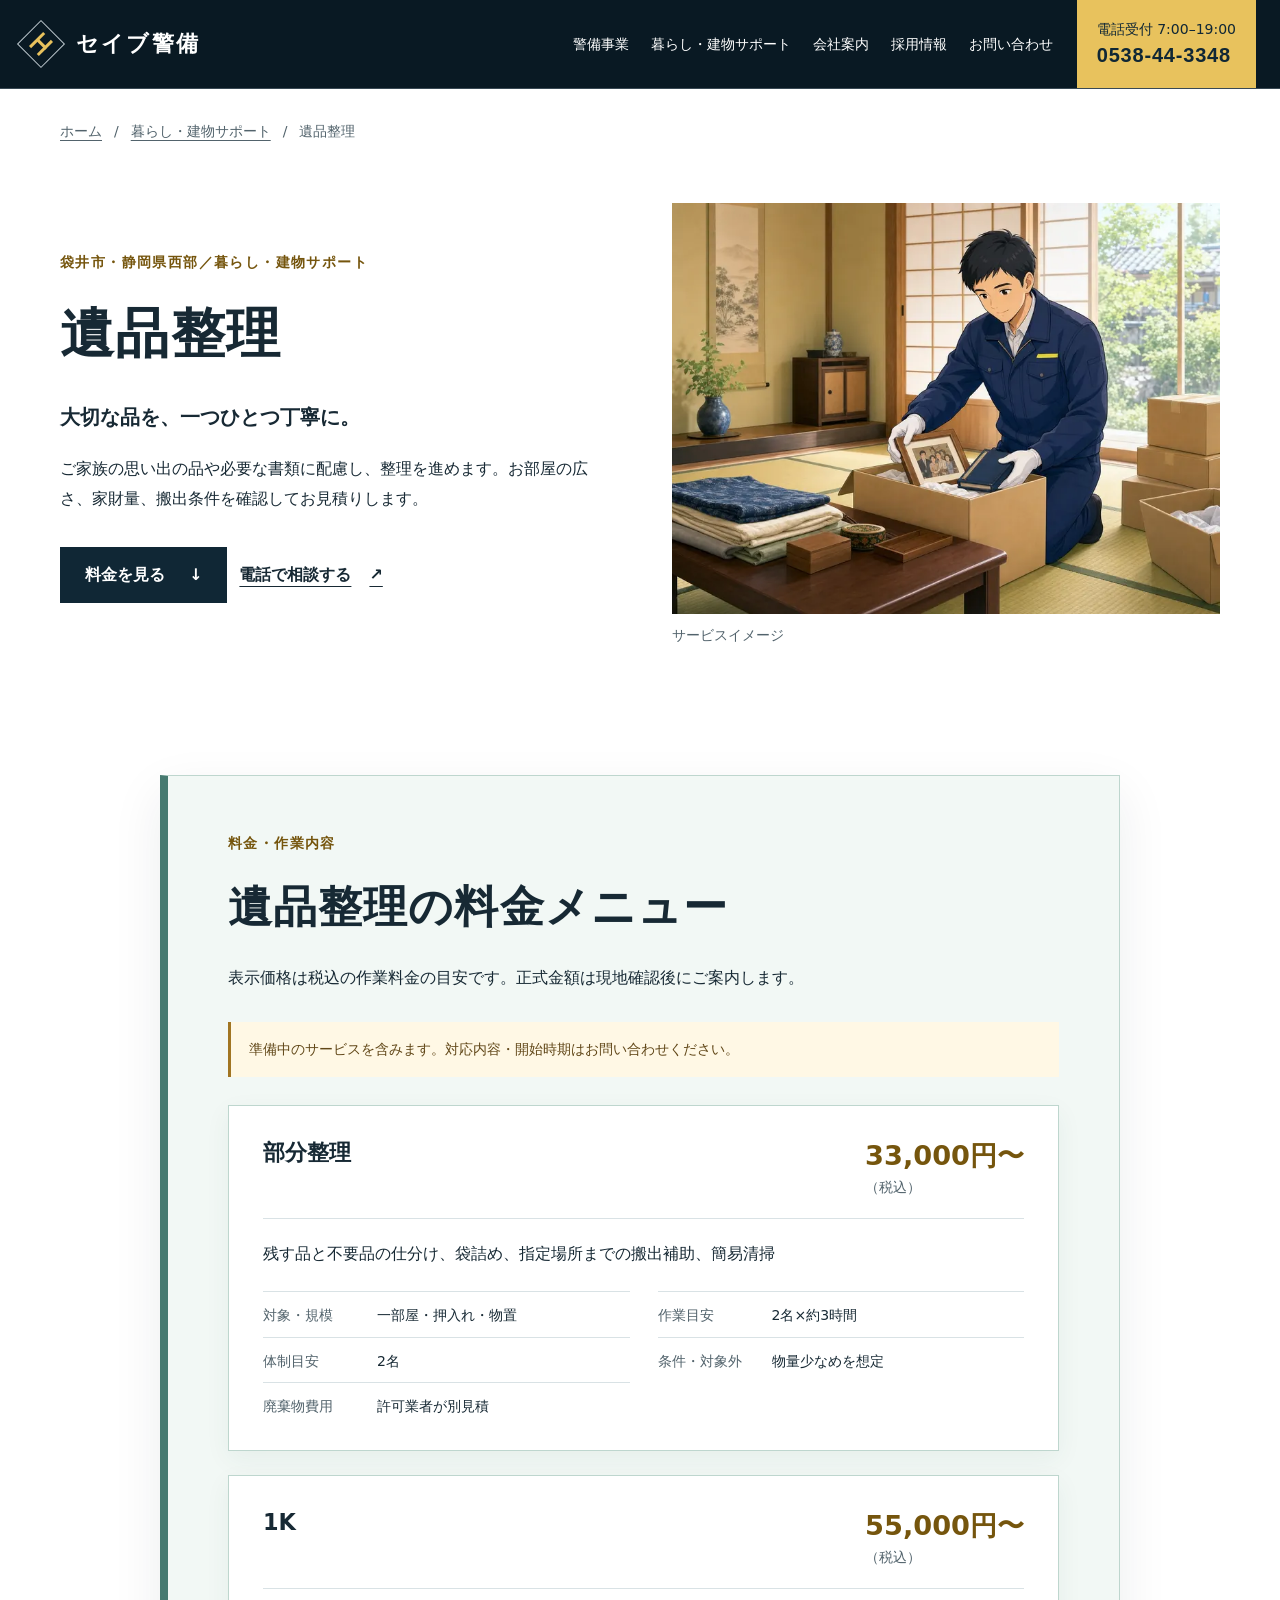
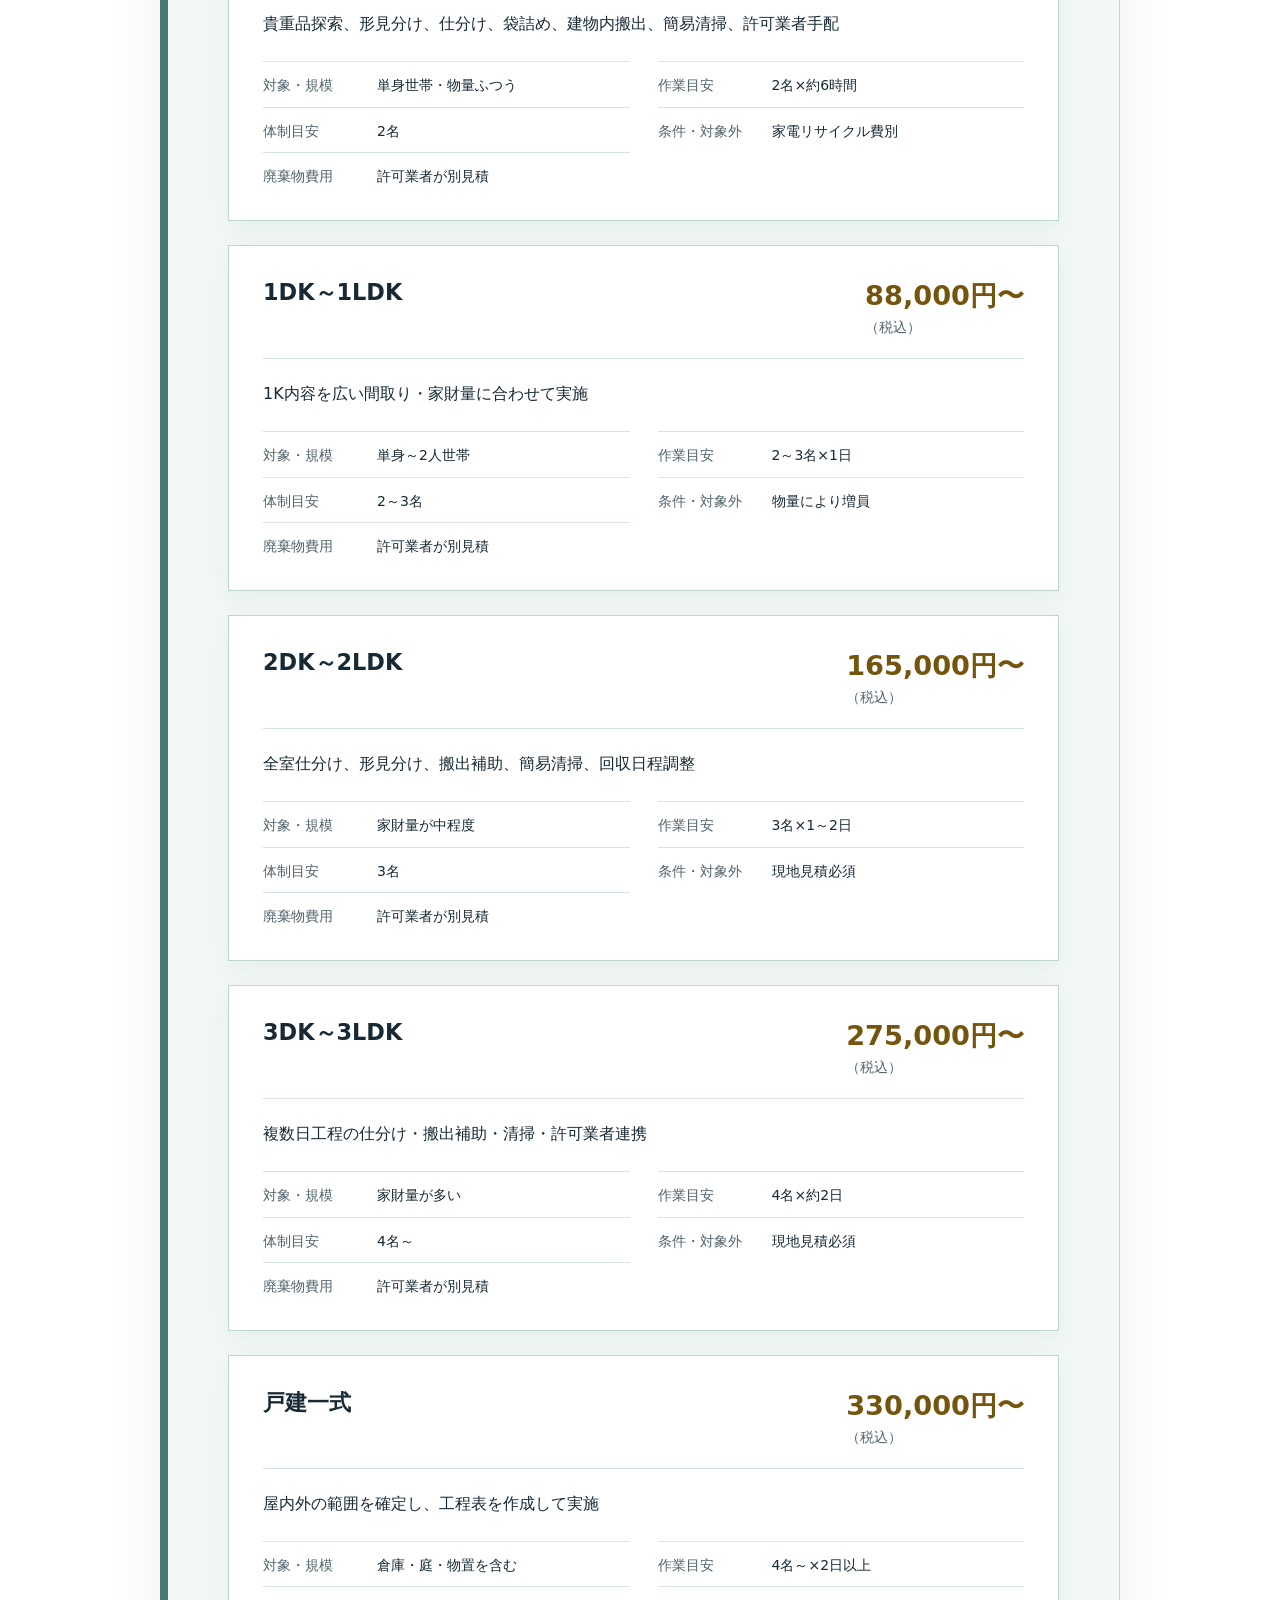
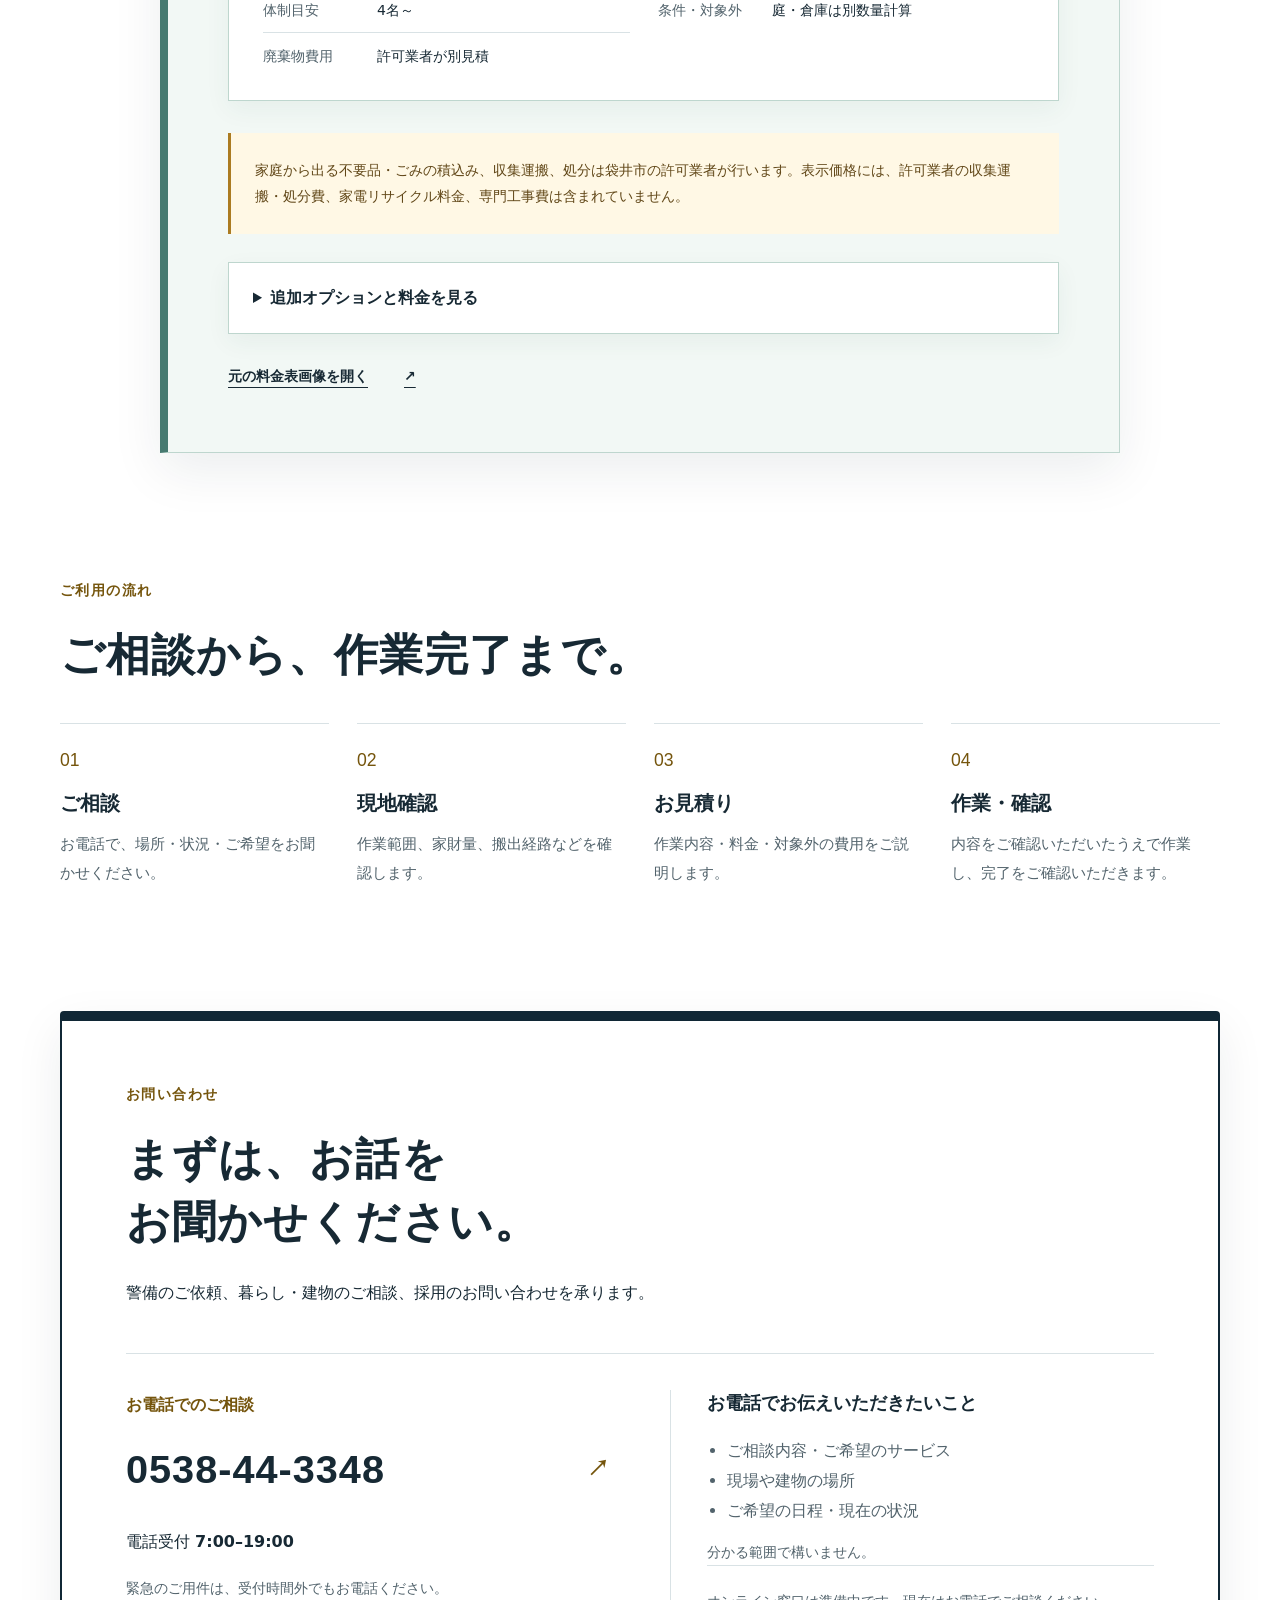
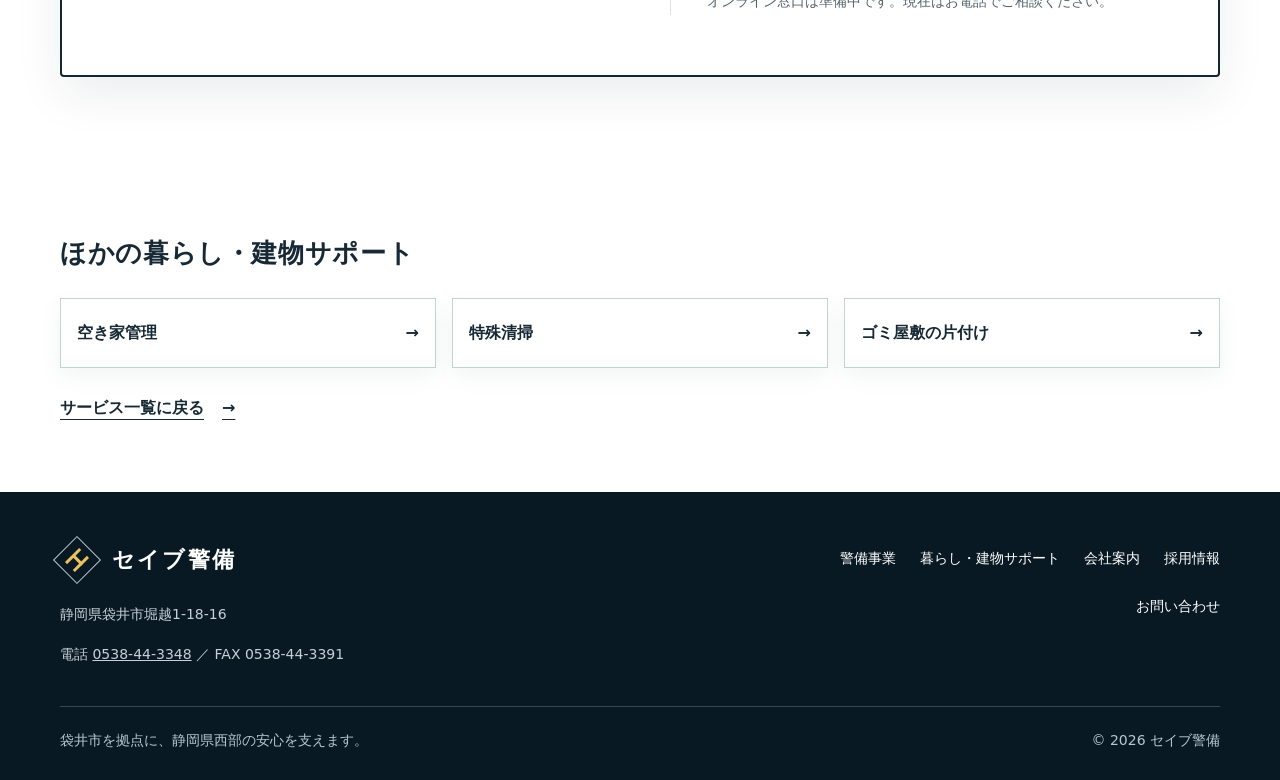
<file: light/estate-clearance.html>
<!doctype html>
<html lang="ja">
  <head>
    <meta charset="utf-8" />
    <meta
      name="viewport"
      content="width=device-width, initial-scale=1, viewport-fit=cover"
    />
    <!-- 確認用公開を継続。正式公開時のみ、全ページのnoindex設定を外す。 -->
    <meta name="robots" content="noindex, nofollow" />
    <title>袋井市の遺品整理｜料金・作業内容｜セイブ警備</title>
    <meta
      name="description"
      content="セイブ警備の遺品整理。残す品を確認しながら、仕分け・袋詰め・搬出補助・簡易清掃までお手伝いします。料金は33,000円〜（税込・作業料金の目安）。対応内容・開始時期はお問い合わせください。"
    />
    <link
      rel="canonical"
      href="https://fb9vwx6hn2-droid.github.io/seibu-keibi-preview/light/estate-clearance.html"
    />
    <meta name="theme-color" content="#101f2b" />
    <meta property="og:type" content="website" />
    <meta property="og:locale" content="ja_JP" />
    <meta property="og:site_name" content="セイブ警備" />
    <meta
      property="og:title"
      content="袋井市の遺品整理｜料金・作業内容｜セイブ警備"
    />
    <meta
      property="og:description"
      content="セイブ警備の遺品整理。残す品を確認しながら、仕分け・袋詰め・搬出補助・簡易清掃までお手伝いします。料金は33,000円〜（税込・作業料金の目安）。対応内容・開始時期はお問い合わせください。"
    />
    <meta
      property="og:url"
      content="https://fb9vwx6hn2-droid.github.io/seibu-keibi-preview/light/estate-clearance.html"
    />
    <link rel="stylesheet" href="style.css?v=20260914-light3" />
    <script src="contact-links.js?v=20260914-light3" defer></script>
    <script src="script.js?v=20260914-light3" defer></script>
    <script type="application/ld+json">
      {
        "@context": "https://schema.org",
        "@graph": [
          {
            "@type": "LocalBusiness",
            "@id": "https://fb9vwx6hn2-droid.github.io/seibu-keibi-preview/light/#business",
            "name": "セイブ警備",
            "url": "https://fb9vwx6hn2-droid.github.io/seibu-keibi-preview/light/",
            "telephone": "+81-538-44-3348",
            "faxNumber": "+81-538-44-3391",
            "address": {
              "@type": "PostalAddress",
              "addressRegion": "静岡県",
              "addressLocality": "袋井市",
              "streetAddress": "堀越1-18-16",
              "addressCountry": "JP"
            },
            "areaServed": ["袋井市", "静岡県西部"]
          },
          {
            "@type": "WebPage",
            "@id": "https://fb9vwx6hn2-droid.github.io/seibu-keibi-preview/light/estate-clearance.html#webpage",
            "url": "https://fb9vwx6hn2-droid.github.io/seibu-keibi-preview/light/estate-clearance.html",
            "name": "袋井市の遺品整理｜料金・作業内容｜セイブ警備",
            "description": "セイブ警備の遺品整理。残す品を確認しながら、仕分け・袋詰め・搬出補助・簡易清掃までお手伝いします。料金は33,000円〜（税込・作業料金の目安）。対応内容・開始時期はお問い合わせください。",
            "inLanguage": "ja",
            "about": {
              "@id": "https://fb9vwx6hn2-droid.github.io/seibu-keibi-preview/light/#business"
            }
          },
          {
            "@type": "Service",
            "name": "遺品整理",
            "serviceType": "遺品整理",
            "description": "残す品を確認しながら、仕分け・袋詰め・搬出補助・簡易清掃までお手伝いします。",
            "provider": {
              "@id": "https://fb9vwx6hn2-droid.github.io/seibu-keibi-preview/light/#business"
            },
            "areaServed": ["袋井市", "静岡県西部"],
            "url": "https://fb9vwx6hn2-droid.github.io/seibu-keibi-preview/light/estate-clearance.html"
          },
          {
            "@type": "BreadcrumbList",
            "itemListElement": [
              {
                "@type": "ListItem",
                "position": 1,
                "name": "ホーム",
                "item": "https://fb9vwx6hn2-droid.github.io/seibu-keibi-preview/light/"
              },
              {
                "@type": "ListItem",
                "position": 2,
                "name": "遺品整理",
                "item": "https://fb9vwx6hn2-droid.github.io/seibu-keibi-preview/light/estate-clearance.html"
              }
            ]
          }
        ]
      }
    </script>
  </head>
  <body>
    <a class="skip-link" href="#main">本文へ移動</a>
    <header class="site-header">
      <div class="header-inner">
        <a class="brand" href="./" aria-label="セイブ警備 ホーム"
          ><span class="brand-mark" aria-hidden="true"><span></span></span
          ><span>セイブ警備</span></a
        >
        <button
          class="menu-button"
          id="menuButton"
          type="button"
          aria-controls="globalNav"
          aria-expanded="false"
          hidden
        >
          <span class="menu-icon" aria-hidden="true"></span
          ><span id="menuLabel">メニュー</span>
        </button>
        <nav class="global-nav" id="globalNav" aria-label="メインメニュー">
          <a href="./#security">警備事業</a
          ><a href="./#support">暮らし・建物サポート</a
          ><a href="./#company">会社案内</a><a href="./#recruit">採用情報</a
          ><a href="./#contact">お問い合わせ</a>
        </nav>
        <a class="header-phone" href="tel:0538443348"
          ><span>電話受付 7:00–19:00</span><strong>0538-44-3348</strong></a
        >
      </div>
    </header>
    <main id="main" tabindex="-1">
      <nav class="breadcrumbs container" aria-label="パンくず">
        <ol>
          <li><a href="./">ホーム</a></li>
          <li><a href="./#support">暮らし・建物サポート</a></li>
          <li aria-current="page">遺品整理</li>
        </ol>
      </nav>
      <section class="detail-hero container" aria-labelledby="detailTitle">
        <div>
          <p class="eyebrow">袋井市・静岡県西部／暮らし・建物サポート</p>
          <h1 id="detailTitle">遺品整理</h1>
          <p class="detail-lead">大切な品を、一つひとつ丁寧に。</p>
          <p>
            ご家族の思い出の品や必要な書類に配慮し、整理を進めます。お部屋の広さ、家財量、搬出条件を確認してお見積りします。
          </p>
          <div class="hero-actions">
            <a class="button button-dark" href="#plans"
              >料金を見る <span aria-hidden="true">↓</span></a
            ><a class="text-link" href="tel:0538443348"
              >電話で相談する <span aria-hidden="true">↗</span></a
            >
          </div>
        </div>
        <figure>
          <img
            src="../assets/service-estate-clearance-800.webp"
            srcset="
              ../assets/service-estate-clearance-480.webp 480w,
              ../assets/service-estate-clearance-800.webp 800w
            "
            sizes="(max-width: 600px) calc(100vw - 40px), (max-width: 960px) calc((100vw - 64px) / 2), 560px"
            width="800"
            height="600"
            alt="遺品整理の作業イメージ"
            loading="eager"
            decoding="async"
            fetchpriority="high"
          />
          <figcaption>サービスイメージ</figcaption>
        </figure>
      </section>
      <section
        class="section plans-section"
        id="plans"
        aria-labelledby="plansTitle"
      >
        <div class="container narrow">
          <div class="section-heading">
            <p class="eyebrow">料金・作業内容</p>
            <h2 id="plansTitle">遺品整理の料金メニュー</h2>
            <p>
              表示価格は税込の作業料金の目安です。正式金額は現地確認後にご案内します。
            </p>
          </div>
          <p class="notice">
            準備中のサービスを含みます。対応内容・開始時期はお問い合わせください。
          </p>
          <div class="plans">
            <article class="plan">
              <div class="plan-title">
                <h3>部分整理</h3>
                <p class="plan-price">33,000円〜<small>（税込）</small></p>
              </div>
              <p>
                残す品と不要品の仕分け、袋詰め、指定場所までの搬出補助、簡易清掃
              </p>
              <dl class="plan-data">
                <div>
                  <dt>対象・規模</dt>
                  <dd>一部屋・押入れ・物置</dd>
                </div>
                <div>
                  <dt>作業目安</dt>
                  <dd>2名×約3時間</dd>
                </div>
                <div>
                  <dt>体制目安</dt>
                  <dd>2名</dd>
                </div>
                <div>
                  <dt>条件・対象外</dt>
                  <dd>物量少なめを想定</dd>
                </div>
                <div>
                  <dt>廃棄物費用</dt>
                  <dd>許可業者が別見積</dd>
                </div>
              </dl>
            </article>
            <article class="plan">
              <div class="plan-title">
                <h3>1K</h3>
                <p class="plan-price">55,000円〜<small>（税込）</small></p>
              </div>
              <p>
                貴重品探索、形見分け、仕分け、袋詰め、建物内搬出、簡易清掃、許可業者手配
              </p>
              <dl class="plan-data">
                <div>
                  <dt>対象・規模</dt>
                  <dd>単身世帯・物量ふつう</dd>
                </div>
                <div>
                  <dt>作業目安</dt>
                  <dd>2名×約6時間</dd>
                </div>
                <div>
                  <dt>体制目安</dt>
                  <dd>2名</dd>
                </div>
                <div>
                  <dt>条件・対象外</dt>
                  <dd>家電リサイクル費別</dd>
                </div>
                <div>
                  <dt>廃棄物費用</dt>
                  <dd>許可業者が別見積</dd>
                </div>
              </dl>
            </article>
            <article class="plan">
              <div class="plan-title">
                <h3>1DK～1LDK</h3>
                <p class="plan-price">88,000円〜<small>（税込）</small></p>
              </div>
              <p>1K内容を広い間取り・家財量に合わせて実施</p>
              <dl class="plan-data">
                <div>
                  <dt>対象・規模</dt>
                  <dd>単身～2人世帯</dd>
                </div>
                <div>
                  <dt>作業目安</dt>
                  <dd>2～3名×1日</dd>
                </div>
                <div>
                  <dt>体制目安</dt>
                  <dd>2～3名</dd>
                </div>
                <div>
                  <dt>条件・対象外</dt>
                  <dd>物量により増員</dd>
                </div>
                <div>
                  <dt>廃棄物費用</dt>
                  <dd>許可業者が別見積</dd>
                </div>
              </dl>
            </article>
            <article class="plan">
              <div class="plan-title">
                <h3>2DK～2LDK</h3>
                <p class="plan-price">165,000円〜<small>（税込）</small></p>
              </div>
              <p>全室仕分け、形見分け、搬出補助、簡易清掃、回収日程調整</p>
              <dl class="plan-data">
                <div>
                  <dt>対象・規模</dt>
                  <dd>家財量が中程度</dd>
                </div>
                <div>
                  <dt>作業目安</dt>
                  <dd>3名×1～2日</dd>
                </div>
                <div>
                  <dt>体制目安</dt>
                  <dd>3名</dd>
                </div>
                <div>
                  <dt>条件・対象外</dt>
                  <dd>現地見積必須</dd>
                </div>
                <div>
                  <dt>廃棄物費用</dt>
                  <dd>許可業者が別見積</dd>
                </div>
              </dl>
            </article>
            <article class="plan">
              <div class="plan-title">
                <h3>3DK～3LDK</h3>
                <p class="plan-price">275,000円〜<small>（税込）</small></p>
              </div>
              <p>複数日工程の仕分け・搬出補助・清掃・許可業者連携</p>
              <dl class="plan-data">
                <div>
                  <dt>対象・規模</dt>
                  <dd>家財量が多い</dd>
                </div>
                <div>
                  <dt>作業目安</dt>
                  <dd>4名×約2日</dd>
                </div>
                <div>
                  <dt>体制目安</dt>
                  <dd>4名～</dd>
                </div>
                <div>
                  <dt>条件・対象外</dt>
                  <dd>現地見積必須</dd>
                </div>
                <div>
                  <dt>廃棄物費用</dt>
                  <dd>許可業者が別見積</dd>
                </div>
              </dl>
            </article>
            <article class="plan">
              <div class="plan-title">
                <h3>戸建一式</h3>
                <p class="plan-price">330,000円〜<small>（税込）</small></p>
              </div>
              <p>屋内外の範囲を確定し、工程表を作成して実施</p>
              <dl class="plan-data">
                <div>
                  <dt>対象・規模</dt>
                  <dd>倉庫・庭・物置を含む</dd>
                </div>
                <div>
                  <dt>作業目安</dt>
                  <dd>4名～×2日以上</dd>
                </div>
                <div>
                  <dt>体制目安</dt>
                  <dd>4名～</dd>
                </div>
                <div>
                  <dt>条件・対象外</dt>
                  <dd>庭・倉庫は別数量計算</dd>
                </div>
                <div>
                  <dt>廃棄物費用</dt>
                  <dd>許可業者が別見積</dd>
                </div>
              </dl>
            </article>
          </div>
          <p class="cost-note">
            家庭から出る不要品・ごみの積込み、収集運搬、処分は袋井市の許可業者が行います。表示価格には、許可業者の収集運搬・処分費、家電リサイクル料金、専門工事費は含まれていません。
          </p>
          <details class="options">
            <summary>追加オプションと料金を見る</summary>
            <ul>
              <li>
                <div>
                  <h3>重点捜索</h3>
                  <p>
                    通帳、印鑑、権利書等を指定して探索。通常の目視探索は基本料金内。
                  </p>
                </div>
                <p class="option-price">11,000円（税込） / 半日</p>
              </li>
              <li>
                <div>
                  <h3>供養手配</h3>
                  <p>寺院・供養先の手配。供養先費用は別。</p>
                </div>
                <p class="option-price">5,500円（税込） / 一式</p>
              </li>
              <li>
                <div>
                  <h3>写真・書類の分類</h3>
                  <p>年代・家族別に分類。デジタル化は別。</p>
                </div>
                <p class="option-price">3,300円（税込） / 1人1時間</p>
              </li>
              <li>
                <div>
                  <h3>清掃追加</h3>
                  <p>水回り・床・窓等の追加清掃。特殊汚れは別。</p>
                </div>
                <p class="option-price">3,300円（税込） / 1人1時間</p>
              </li>
              <li>
                <div>
                  <h3>大型家具搬出補助</h3>
                  <p>通常搬出が可能な家具。重量物・吊り作業は別。</p>
                </div>
                <p class="option-price">3,300円（税込） / 1点</p>
              </li>
            </ul>
          </details>
          <a
            class="text-link original-menu"
            href="../assets/menu-estate-clearance.png"
            target="_blank"
            rel="noopener noreferrer"
            >元の料金表画像を開く<span class="sr-only"
              >（新しいタブで開きます）</span
            >
            <span aria-hidden="true">↗</span></a
          >
        </div>
      </section>
      <section class="section flow" aria-labelledby="flowTitle">
        <div class="container">
          <div class="section-heading">
            <p class="eyebrow">ご利用の流れ</p>
            <h2 id="flowTitle">ご相談から、作業完了まで。</h2>
          </div>
          <ol class="flow-list">
            <li>
              <span aria-hidden="true">01</span>
              <h3>ご相談</h3>
              <p>お電話で、場所・状況・ご希望をお聞かせください。</p>
            </li>
            <li>
              <span aria-hidden="true">02</span>
              <h3>現地確認</h3>
              <p>作業範囲、家財量、搬出経路などを確認します。</p>
            </li>
            <li>
              <span aria-hidden="true">03</span>
              <h3>お見積り</h3>
              <p>作業内容・料金・対象外の費用をご説明します。</p>
            </li>
            <li>
              <span aria-hidden="true">04</span>
              <h3>作業・確認</h3>
              <p>
                内容をご確認いただいたうえで作業し、完了をご確認いただきます。
              </p>
            </li>
          </ol>
        </div>
      </section>
      <section
        class="section contact"
        id="contact"
        aria-labelledby="contactTitle"
      >
        <div class="container">
          <div class="section-heading">
            <p class="eyebrow">お問い合わせ</p>
            <h2 id="contactTitle">まずは、お話を<br />お聞かせください。</h2>
            <p>
              警備のご依頼、暮らし・建物のご相談、採用のお問い合わせを承ります。
            </p>
          </div>
          <div class="contact-grid">
            <div class="contact-phone">
              <p>お電話でのご相談</p>
              <a href="tel:0538443348" class="phone-link"
                >0538-44-3348 <span aria-hidden="true">↗</span></a
              >
              <p>電話受付 <strong>7:00–19:00</strong></p>
              <p class="emergency">
                緊急のご用件は、受付時間外でもお電話ください。
              </p>
            </div>
            <div class="contact-guide">
              <h3>お電話でお伝えいただきたいこと</h3>
              <ul>
                <li>ご相談内容・ご希望のサービス</li>
                <li>現場や建物の場所</li>
                <li>ご希望の日程・現在の状況</li>
              </ul>
              <p>分かる範囲で構いません。</p>
              <div class="online-contacts" id="onlineContacts" hidden>
                <p>暮らし・建物サポートのオンライン相談</p>
                <div class="channel-links">
                  <a data-contact-link="line" hidden
                    >LINEで相談<span class="sr-only"
                      >（新しいタブで開きます）</span
                    ></a
                  ><a data-contact-link="instagram" hidden
                    >Instagramで相談<span class="sr-only"
                      >（新しいタブで開きます）</span
                    ></a
                  ><a data-contact-link="googleForm" hidden
                    >フォームで相談<span class="sr-only"
                      >（新しいタブで開きます）</span
                    ></a
                  >
                </div>
              </div>
              <p class="online-note" id="onlineNote">
                オンライン窓口は準備中です。現在はお電話でご相談ください。
              </p>
            </div>
          </div>
        </div>
      </section>
      <section class="section related">
        <div class="container">
          <h2>ほかの暮らし・建物サポート</h2>
          <nav aria-label="関連サービス">
            <a href="vacant-house.html"
              >空き家管理 <span aria-hidden="true">→</span></a
            ><a href="special-cleaning.html"
              >特殊清掃 <span aria-hidden="true">→</span></a
            ><a href="hoarding-cleanup.html"
              >ゴミ屋敷の片付け <span aria-hidden="true">→</span></a
            >
          </nav>
          <a class="text-link" href="./#support"
            >サービス一覧に戻る <span aria-hidden="true">→</span></a
          >
        </div>
      </section>
    </main>
    <footer class="site-footer">
      <div class="container footer-top">
        <div>
          <a class="brand" href="./" aria-label="セイブ警備 ホーム"
            ><span class="brand-mark" aria-hidden="true"><span></span></span
            ><span>セイブ警備</span></a
          >
          <p>静岡県袋井市堀越1-18-16</p>
          <p>
            電話 <a href="tel:0538443348">0538-44-3348</a> ／ FAX 0538-44-3391
          </p>
        </div>
        <nav class="footer-nav" aria-label="フッターメニュー">
          <a href="./#security">警備事業</a
          ><a href="./#support">暮らし・建物サポート</a
          ><a href="./#company">会社案内</a><a href="./#recruit">採用情報</a
          ><a href="./#contact">お問い合わせ</a>
        </nav>
      </div>
      <div class="container footer-bottom">
        <p>袋井市を拠点に、静岡県西部の安心を支えます。</p>
        <p>© <span id="currentYear">2026</span> セイブ警備</p>
      </div>
    </footer>
    <nav class="mobile-actions" aria-label="相談へのショートカット">
      <a href="./#contact">相談方法を見る</a
      ><a href="tel:0538443348"
        ><span>電話で相談</span><strong>0538-44-3348</strong></a
      >
    </nav>
  </body>
</html>
</file>
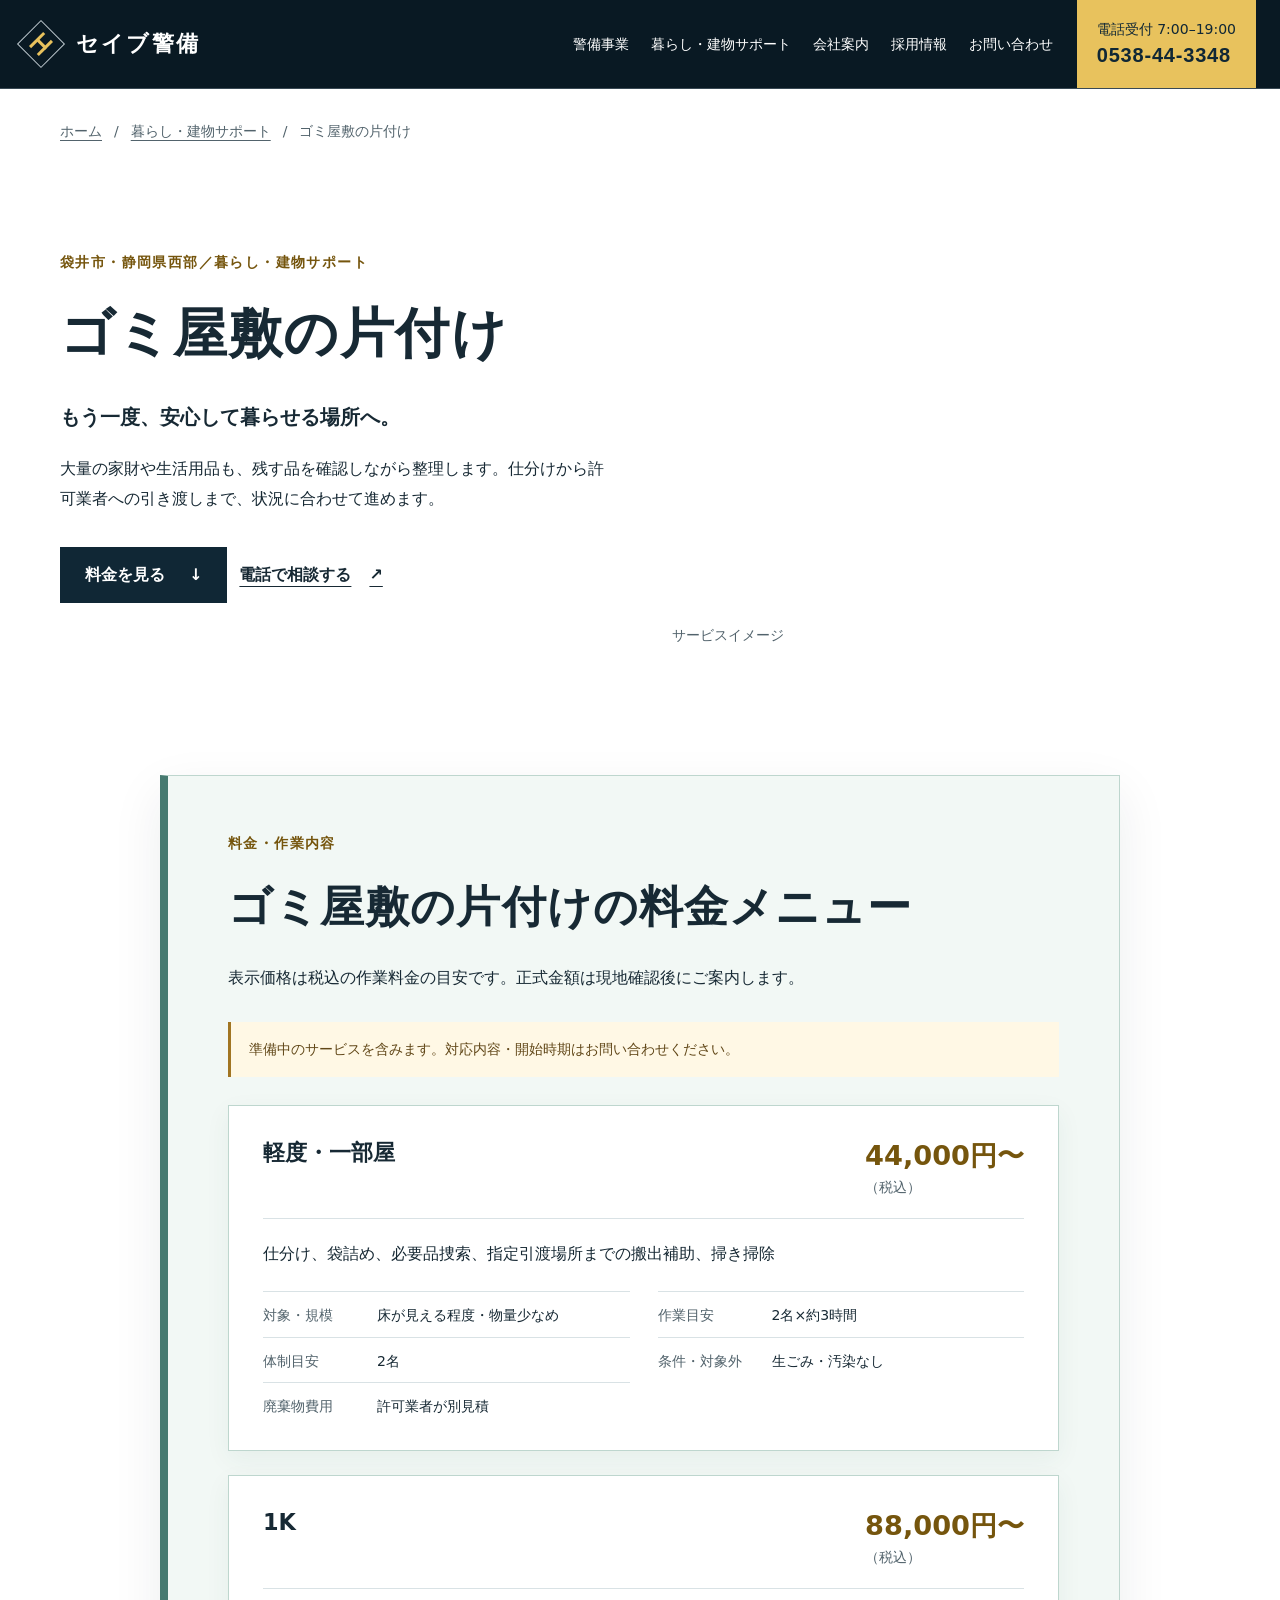
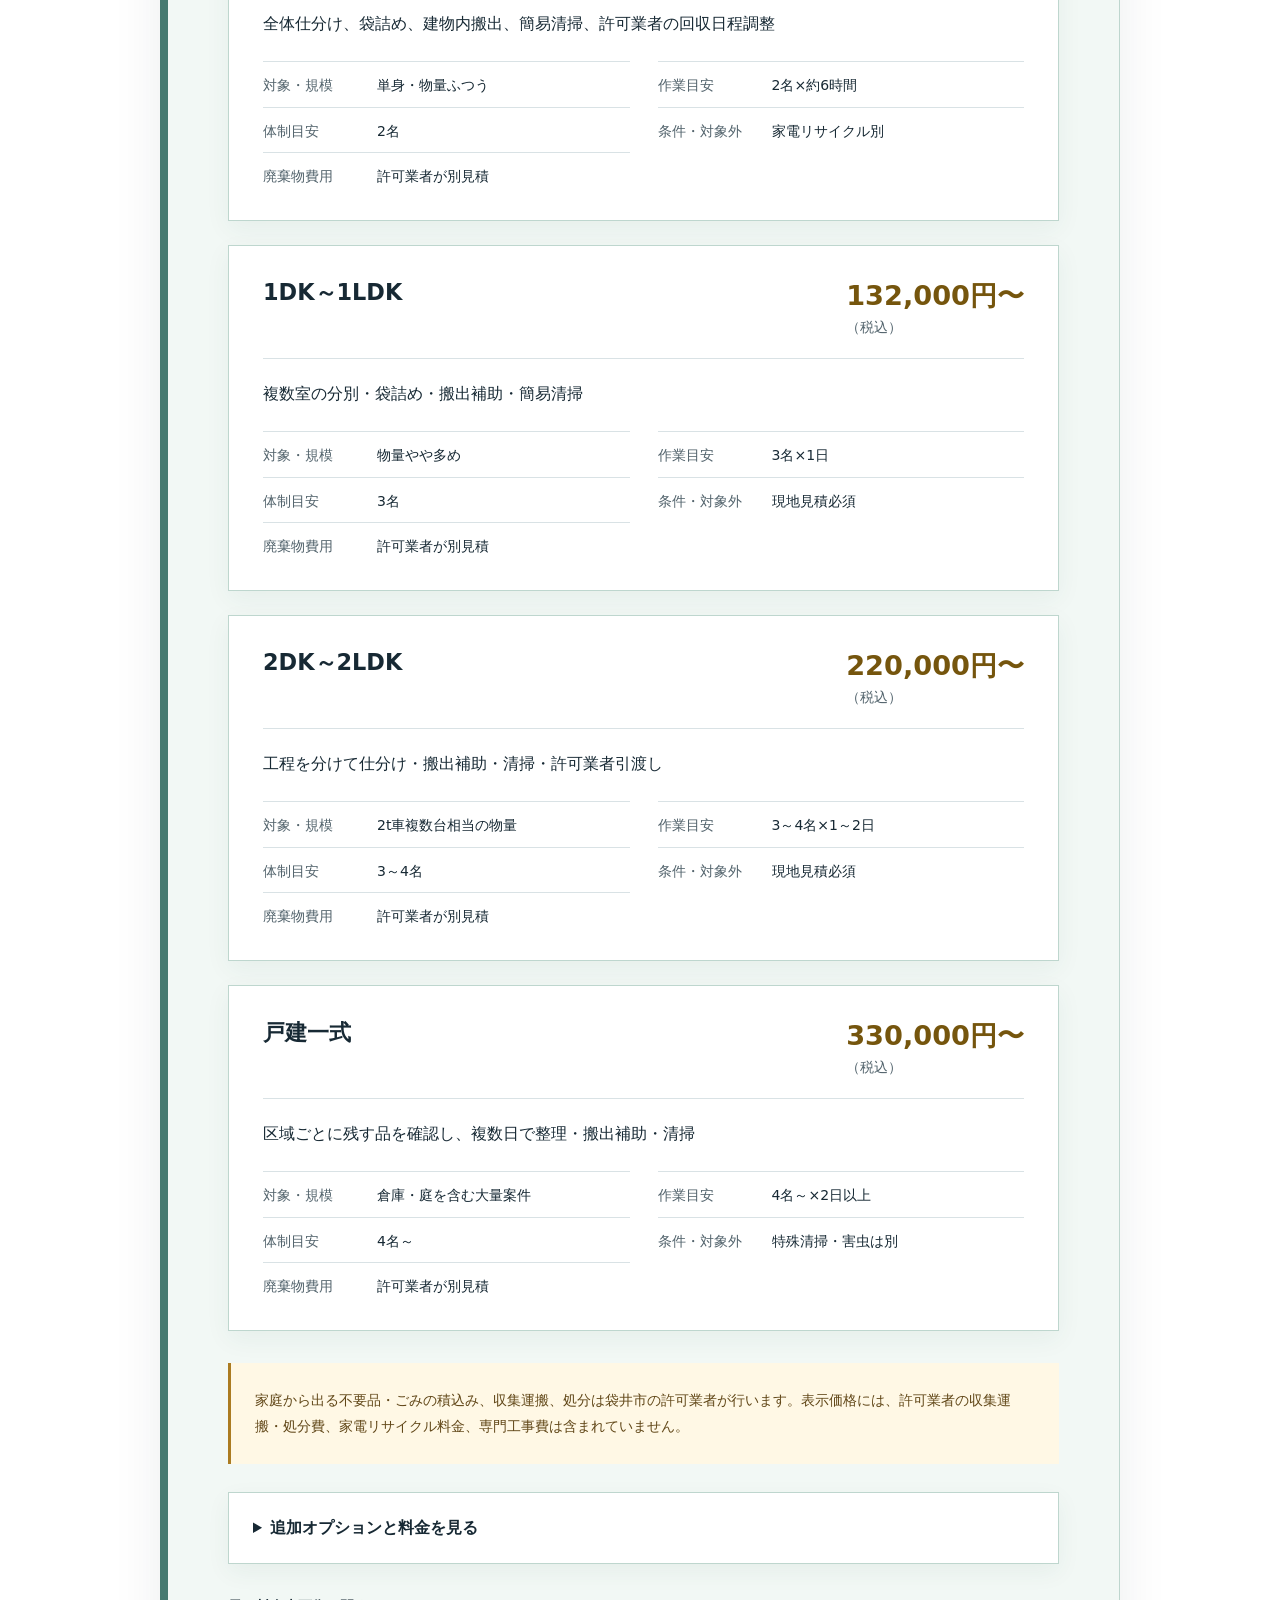
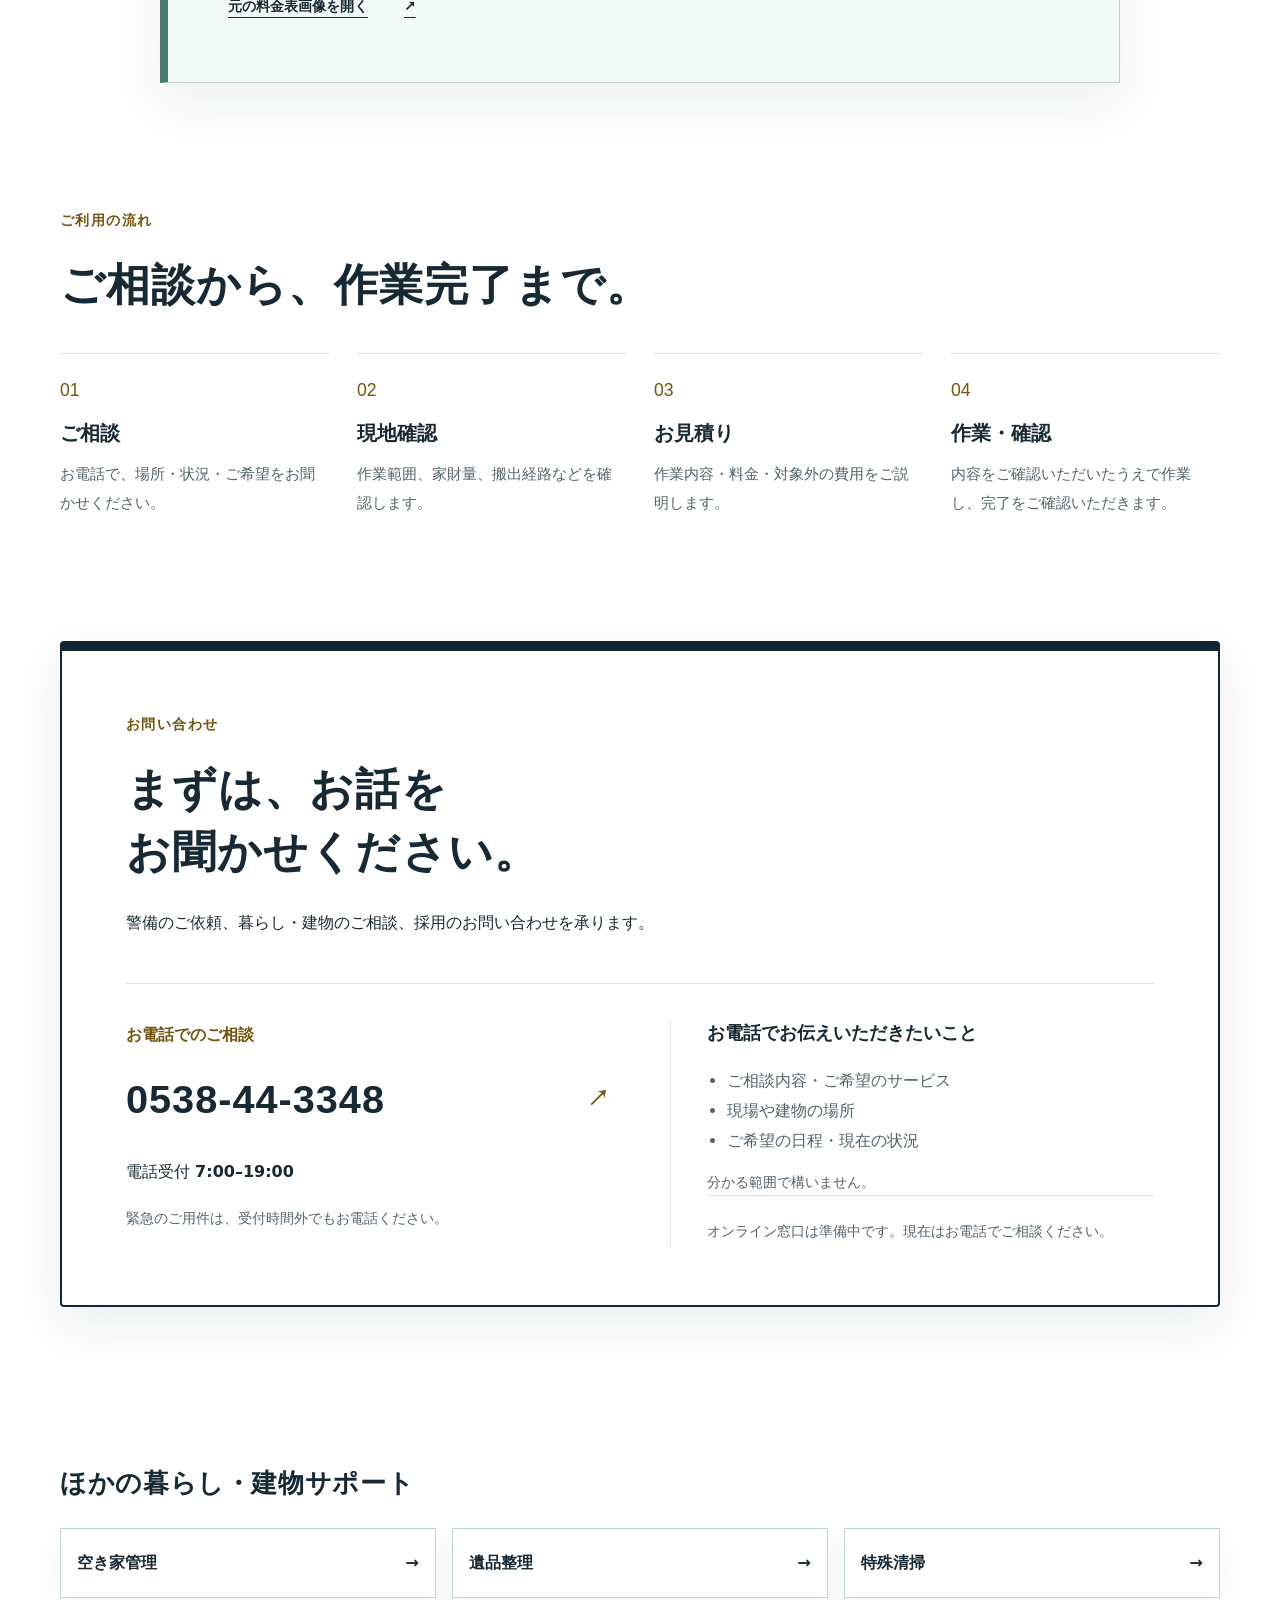
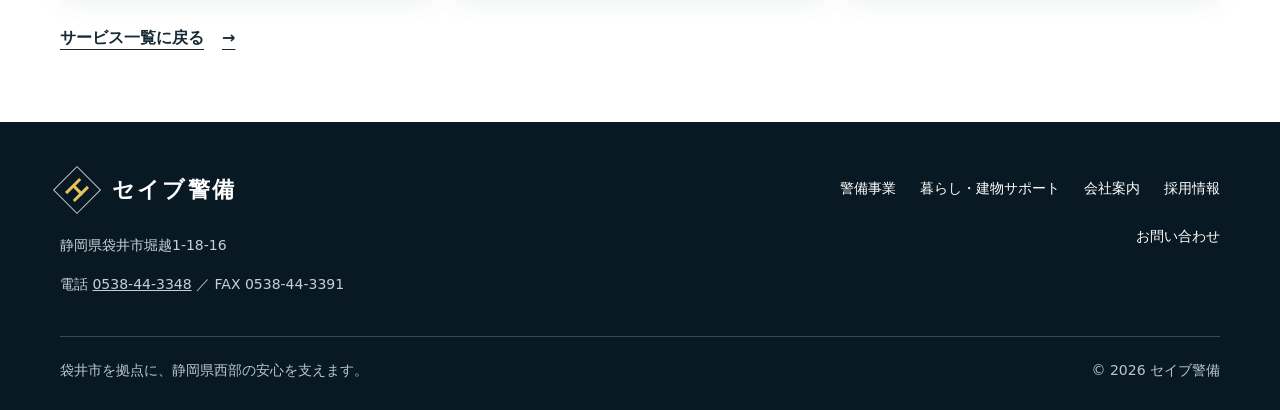
<file: light/hoarding-cleanup.html>
<!doctype html>
<html lang="ja">
  <head>
    <meta charset="utf-8" />
    <meta
      name="viewport"
      content="width=device-width, initial-scale=1, viewport-fit=cover"
    />
    <!-- 確認用公開を継続。正式公開時のみ、全ページのnoindex設定を外す。 -->
    <meta name="robots" content="noindex, nofollow" />
    <title>袋井市のゴミ屋敷の片付け｜料金・作業内容｜セイブ警備</title>
    <meta
      name="description"
      content="セイブ警備のゴミ屋敷の片付け。必要な品を探しながら、仕分け・袋詰め・建物内搬出・簡易清掃を行います。料金は44,000円〜（税込・作業料金の目安）。対応内容・開始時期はお問い合わせください。"
    />
    <link
      rel="canonical"
      href="https://fb9vwx6hn2-droid.github.io/seibu-keibi-preview/light/hoarding-cleanup.html"
    />
    <meta name="theme-color" content="#101f2b" />
    <meta property="og:type" content="website" />
    <meta property="og:locale" content="ja_JP" />
    <meta property="og:site_name" content="セイブ警備" />
    <meta
      property="og:title"
      content="袋井市のゴミ屋敷の片付け｜料金・作業内容｜セイブ警備"
    />
    <meta
      property="og:description"
      content="セイブ警備のゴミ屋敷の片付け。必要な品を探しながら、仕分け・袋詰め・建物内搬出・簡易清掃を行います。料金は44,000円〜（税込・作業料金の目安）。対応内容・開始時期はお問い合わせください。"
    />
    <meta
      property="og:url"
      content="https://fb9vwx6hn2-droid.github.io/seibu-keibi-preview/light/hoarding-cleanup.html"
    />
    <link rel="stylesheet" href="style.css?v=20260914-light3" />
    <script src="contact-links.js?v=20260914-light3" defer></script>
    <script src="script.js?v=20260914-light3" defer></script>
    <script type="application/ld+json">
      {
        "@context": "https://schema.org",
        "@graph": [
          {
            "@type": "LocalBusiness",
            "@id": "https://fb9vwx6hn2-droid.github.io/seibu-keibi-preview/light/#business",
            "name": "セイブ警備",
            "url": "https://fb9vwx6hn2-droid.github.io/seibu-keibi-preview/light/",
            "telephone": "+81-538-44-3348",
            "faxNumber": "+81-538-44-3391",
            "address": {
              "@type": "PostalAddress",
              "addressRegion": "静岡県",
              "addressLocality": "袋井市",
              "streetAddress": "堀越1-18-16",
              "addressCountry": "JP"
            },
            "areaServed": ["袋井市", "静岡県西部"]
          },
          {
            "@type": "WebPage",
            "@id": "https://fb9vwx6hn2-droid.github.io/seibu-keibi-preview/light/hoarding-cleanup.html#webpage",
            "url": "https://fb9vwx6hn2-droid.github.io/seibu-keibi-preview/light/hoarding-cleanup.html",
            "name": "袋井市のゴミ屋敷の片付け｜料金・作業内容｜セイブ警備",
            "description": "セイブ警備のゴミ屋敷の片付け。必要な品を探しながら、仕分け・袋詰め・建物内搬出・簡易清掃を行います。料金は44,000円〜（税込・作業料金の目安）。対応内容・開始時期はお問い合わせください。",
            "inLanguage": "ja",
            "about": {
              "@id": "https://fb9vwx6hn2-droid.github.io/seibu-keibi-preview/light/#business"
            }
          },
          {
            "@type": "Service",
            "name": "ゴミ屋敷の片付け",
            "serviceType": "ゴミ屋敷の片付け",
            "description": "必要な品を探しながら、仕分け・袋詰め・建物内搬出・簡易清掃を行います。",
            "provider": {
              "@id": "https://fb9vwx6hn2-droid.github.io/seibu-keibi-preview/light/#business"
            },
            "areaServed": ["袋井市", "静岡県西部"],
            "url": "https://fb9vwx6hn2-droid.github.io/seibu-keibi-preview/light/hoarding-cleanup.html"
          },
          {
            "@type": "BreadcrumbList",
            "itemListElement": [
              {
                "@type": "ListItem",
                "position": 1,
                "name": "ホーム",
                "item": "https://fb9vwx6hn2-droid.github.io/seibu-keibi-preview/light/"
              },
              {
                "@type": "ListItem",
                "position": 2,
                "name": "ゴミ屋敷の片付け",
                "item": "https://fb9vwx6hn2-droid.github.io/seibu-keibi-preview/light/hoarding-cleanup.html"
              }
            ]
          }
        ]
      }
    </script>
  </head>
  <body>
    <a class="skip-link" href="#main">本文へ移動</a>
    <header class="site-header">
      <div class="header-inner">
        <a class="brand" href="./" aria-label="セイブ警備 ホーム"
          ><span class="brand-mark" aria-hidden="true"><span></span></span
          ><span>セイブ警備</span></a
        >
        <button
          class="menu-button"
          id="menuButton"
          type="button"
          aria-controls="globalNav"
          aria-expanded="false"
          hidden
        >
          <span class="menu-icon" aria-hidden="true"></span
          ><span id="menuLabel">メニュー</span>
        </button>
        <nav class="global-nav" id="globalNav" aria-label="メインメニュー">
          <a href="./#security">警備事業</a
          ><a href="./#support">暮らし・建物サポート</a
          ><a href="./#company">会社案内</a><a href="./#recruit">採用情報</a
          ><a href="./#contact">お問い合わせ</a>
        </nav>
        <a class="header-phone" href="tel:0538443348"
          ><span>電話受付 7:00–19:00</span><strong>0538-44-3348</strong></a
        >
      </div>
    </header>
    <main id="main" tabindex="-1">
      <nav class="breadcrumbs container" aria-label="パンくず">
        <ol>
          <li><a href="./">ホーム</a></li>
          <li><a href="./#support">暮らし・建物サポート</a></li>
          <li aria-current="page">ゴミ屋敷の片付け</li>
        </ol>
      </nav>
      <section class="detail-hero container" aria-labelledby="detailTitle">
        <div>
          <p class="eyebrow">袋井市・静岡県西部／暮らし・建物サポート</p>
          <h1 id="detailTitle">ゴミ屋敷の片付け</h1>
          <p class="detail-lead">もう一度、安心して暮らせる場所へ。</p>
          <p>
            大量の家財や生活用品も、残す品を確認しながら整理します。仕分けから許可業者への引き渡しまで、状況に合わせて進めます。
          </p>
          <div class="hero-actions">
            <a class="button button-dark" href="#plans"
              >料金を見る <span aria-hidden="true">↓</span></a
            ><a class="text-link" href="tel:0538443348"
              >電話で相談する <span aria-hidden="true">↗</span></a
            >
          </div>
        </div>
        <figure>
          <img
            src="../assets/service-hoarding-cleanup-800.webp"
            srcset="
              ../assets/service-hoarding-cleanup-480.webp 480w,
              ../assets/service-hoarding-cleanup-800.webp 800w
            "
            sizes="(max-width: 600px) calc(100vw - 40px), (max-width: 960px) calc((100vw - 64px) / 2), 560px"
            width="800"
            height="600"
            alt="ゴミ屋敷の片付けの作業イメージ"
            loading="eager"
            decoding="async"
            fetchpriority="high"
          />
          <figcaption>サービスイメージ</figcaption>
        </figure>
      </section>
      <section
        class="section plans-section"
        id="plans"
        aria-labelledby="plansTitle"
      >
        <div class="container narrow">
          <div class="section-heading">
            <p class="eyebrow">料金・作業内容</p>
            <h2 id="plansTitle">ゴミ屋敷の片付けの料金メニュー</h2>
            <p>
              表示価格は税込の作業料金の目安です。正式金額は現地確認後にご案内します。
            </p>
          </div>
          <p class="notice">
            準備中のサービスを含みます。対応内容・開始時期はお問い合わせください。
          </p>
          <div class="plans">
            <article class="plan">
              <div class="plan-title">
                <h3>軽度・一部屋</h3>
                <p class="plan-price">44,000円〜<small>（税込）</small></p>
              </div>
              <p>
                仕分け、袋詰め、必要品捜索、指定引渡場所までの搬出補助、掃き掃除
              </p>
              <dl class="plan-data">
                <div>
                  <dt>対象・規模</dt>
                  <dd>床が見える程度・物量少なめ</dd>
                </div>
                <div>
                  <dt>作業目安</dt>
                  <dd>2名×約3時間</dd>
                </div>
                <div>
                  <dt>体制目安</dt>
                  <dd>2名</dd>
                </div>
                <div>
                  <dt>条件・対象外</dt>
                  <dd>生ごみ・汚染なし</dd>
                </div>
                <div>
                  <dt>廃棄物費用</dt>
                  <dd>許可業者が別見積</dd>
                </div>
              </dl>
            </article>
            <article class="plan">
              <div class="plan-title">
                <h3>1K</h3>
                <p class="plan-price">88,000円〜<small>（税込）</small></p>
              </div>
              <p>
                全体仕分け、袋詰め、建物内搬出、簡易清掃、許可業者の回収日程調整
              </p>
              <dl class="plan-data">
                <div>
                  <dt>対象・規模</dt>
                  <dd>単身・物量ふつう</dd>
                </div>
                <div>
                  <dt>作業目安</dt>
                  <dd>2名×約6時間</dd>
                </div>
                <div>
                  <dt>体制目安</dt>
                  <dd>2名</dd>
                </div>
                <div>
                  <dt>条件・対象外</dt>
                  <dd>家電リサイクル別</dd>
                </div>
                <div>
                  <dt>廃棄物費用</dt>
                  <dd>許可業者が別見積</dd>
                </div>
              </dl>
            </article>
            <article class="plan">
              <div class="plan-title">
                <h3>1DK～1LDK</h3>
                <p class="plan-price">132,000円〜<small>（税込）</small></p>
              </div>
              <p>複数室の分別・袋詰め・搬出補助・簡易清掃</p>
              <dl class="plan-data">
                <div>
                  <dt>対象・規模</dt>
                  <dd>物量やや多め</dd>
                </div>
                <div>
                  <dt>作業目安</dt>
                  <dd>3名×1日</dd>
                </div>
                <div>
                  <dt>体制目安</dt>
                  <dd>3名</dd>
                </div>
                <div>
                  <dt>条件・対象外</dt>
                  <dd>現地見積必須</dd>
                </div>
                <div>
                  <dt>廃棄物費用</dt>
                  <dd>許可業者が別見積</dd>
                </div>
              </dl>
            </article>
            <article class="plan">
              <div class="plan-title">
                <h3>2DK～2LDK</h3>
                <p class="plan-price">220,000円〜<small>（税込）</small></p>
              </div>
              <p>工程を分けて仕分け・搬出補助・清掃・許可業者引渡し</p>
              <dl class="plan-data">
                <div>
                  <dt>対象・規模</dt>
                  <dd>2t車複数台相当の物量</dd>
                </div>
                <div>
                  <dt>作業目安</dt>
                  <dd>3～4名×1～2日</dd>
                </div>
                <div>
                  <dt>体制目安</dt>
                  <dd>3～4名</dd>
                </div>
                <div>
                  <dt>条件・対象外</dt>
                  <dd>現地見積必須</dd>
                </div>
                <div>
                  <dt>廃棄物費用</dt>
                  <dd>許可業者が別見積</dd>
                </div>
              </dl>
            </article>
            <article class="plan">
              <div class="plan-title">
                <h3>戸建一式</h3>
                <p class="plan-price">330,000円〜<small>（税込）</small></p>
              </div>
              <p>区域ごとに残す品を確認し、複数日で整理・搬出補助・清掃</p>
              <dl class="plan-data">
                <div>
                  <dt>対象・規模</dt>
                  <dd>倉庫・庭を含む大量案件</dd>
                </div>
                <div>
                  <dt>作業目安</dt>
                  <dd>4名～×2日以上</dd>
                </div>
                <div>
                  <dt>体制目安</dt>
                  <dd>4名～</dd>
                </div>
                <div>
                  <dt>条件・対象外</dt>
                  <dd>特殊清掃・害虫は別</dd>
                </div>
                <div>
                  <dt>廃棄物費用</dt>
                  <dd>許可業者が別見積</dd>
                </div>
              </dl>
            </article>
          </div>
          <p class="cost-note">
            家庭から出る不要品・ごみの積込み、収集運搬、処分は袋井市の許可業者が行います。表示価格には、許可業者の収集運搬・処分費、家電リサイクル料金、専門工事費は含まれていません。
          </p>
          <details class="options">
            <summary>追加オプションと料金を見る</summary>
            <ul>
              <li>
                <div>
                  <h3>追加清掃</h3>
                  <p>床・水回り等の追加清掃。特殊汚れは特殊清掃へ。</p>
                </div>
                <p class="option-price">3,300円（税込） / 1人1時間</p>
              </li>
              <li>
                <div>
                  <h3>大型家具搬出補助</h3>
                  <p>通常搬出可能な家具。吊り作業・重量物は別。</p>
                </div>
                <p class="option-price">3,300円（税込） / 1点</p>
              </li>
              <li>
                <div>
                  <h3>階段作業</h3>
                  <p>エレベーターなし。物量で調整。</p>
                </div>
                <p class="option-price">2,200円（税込） / 1階／作業日</p>
              </li>
              <li>
                <div>
                  <h3>長距離搬出</h3>
                  <p>玄関から引渡場所まで20m超。距離・養生で調整。</p>
                </div>
                <p class="option-price">5,500円（税込） / 一式</p>
              </li>
              <li>
                <div>
                  <h3>緊急日程対応</h3>
                  <p>3日以内の着手希望。人員確保できる場合のみ・20%加算。</p>
                </div>
                <p class="option-price">通常料金に20%加算</p>
              </li>
            </ul>
          </details>
          <a
            class="text-link original-menu"
            href="../assets/menu-hoarding-cleanup.png"
            target="_blank"
            rel="noopener noreferrer"
            >元の料金表画像を開く<span class="sr-only"
              >（新しいタブで開きます）</span
            >
            <span aria-hidden="true">↗</span></a
          >
        </div>
      </section>
      <section class="section flow" aria-labelledby="flowTitle">
        <div class="container">
          <div class="section-heading">
            <p class="eyebrow">ご利用の流れ</p>
            <h2 id="flowTitle">ご相談から、作業完了まで。</h2>
          </div>
          <ol class="flow-list">
            <li>
              <span aria-hidden="true">01</span>
              <h3>ご相談</h3>
              <p>お電話で、場所・状況・ご希望をお聞かせください。</p>
            </li>
            <li>
              <span aria-hidden="true">02</span>
              <h3>現地確認</h3>
              <p>作業範囲、家財量、搬出経路などを確認します。</p>
            </li>
            <li>
              <span aria-hidden="true">03</span>
              <h3>お見積り</h3>
              <p>作業内容・料金・対象外の費用をご説明します。</p>
            </li>
            <li>
              <span aria-hidden="true">04</span>
              <h3>作業・確認</h3>
              <p>
                内容をご確認いただいたうえで作業し、完了をご確認いただきます。
              </p>
            </li>
          </ol>
        </div>
      </section>
      <section
        class="section contact"
        id="contact"
        aria-labelledby="contactTitle"
      >
        <div class="container">
          <div class="section-heading">
            <p class="eyebrow">お問い合わせ</p>
            <h2 id="contactTitle">まずは、お話を<br />お聞かせください。</h2>
            <p>
              警備のご依頼、暮らし・建物のご相談、採用のお問い合わせを承ります。
            </p>
          </div>
          <div class="contact-grid">
            <div class="contact-phone">
              <p>お電話でのご相談</p>
              <a href="tel:0538443348" class="phone-link"
                >0538-44-3348 <span aria-hidden="true">↗</span></a
              >
              <p>電話受付 <strong>7:00–19:00</strong></p>
              <p class="emergency">
                緊急のご用件は、受付時間外でもお電話ください。
              </p>
            </div>
            <div class="contact-guide">
              <h3>お電話でお伝えいただきたいこと</h3>
              <ul>
                <li>ご相談内容・ご希望のサービス</li>
                <li>現場や建物の場所</li>
                <li>ご希望の日程・現在の状況</li>
              </ul>
              <p>分かる範囲で構いません。</p>
              <div class="online-contacts" id="onlineContacts" hidden>
                <p>暮らし・建物サポートのオンライン相談</p>
                <div class="channel-links">
                  <a data-contact-link="line" hidden
                    >LINEで相談<span class="sr-only"
                      >（新しいタブで開きます）</span
                    ></a
                  ><a data-contact-link="instagram" hidden
                    >Instagramで相談<span class="sr-only"
                      >（新しいタブで開きます）</span
                    ></a
                  ><a data-contact-link="googleForm" hidden
                    >フォームで相談<span class="sr-only"
                      >（新しいタブで開きます）</span
                    ></a
                  >
                </div>
              </div>
              <p class="online-note" id="onlineNote">
                オンライン窓口は準備中です。現在はお電話でご相談ください。
              </p>
            </div>
          </div>
        </div>
      </section>
      <section class="section related">
        <div class="container">
          <h2>ほかの暮らし・建物サポート</h2>
          <nav aria-label="関連サービス">
            <a href="vacant-house.html"
              >空き家管理 <span aria-hidden="true">→</span></a
            ><a href="estate-clearance.html"
              >遺品整理 <span aria-hidden="true">→</span></a
            ><a href="special-cleaning.html"
              >特殊清掃 <span aria-hidden="true">→</span></a
            >
          </nav>
          <a class="text-link" href="./#support"
            >サービス一覧に戻る <span aria-hidden="true">→</span></a
          >
        </div>
      </section>
    </main>
    <footer class="site-footer">
      <div class="container footer-top">
        <div>
          <a class="brand" href="./" aria-label="セイブ警備 ホーム"
            ><span class="brand-mark" aria-hidden="true"><span></span></span
            ><span>セイブ警備</span></a
          >
          <p>静岡県袋井市堀越1-18-16</p>
          <p>
            電話 <a href="tel:0538443348">0538-44-3348</a> ／ FAX 0538-44-3391
          </p>
        </div>
        <nav class="footer-nav" aria-label="フッターメニュー">
          <a href="./#security">警備事業</a
          ><a href="./#support">暮らし・建物サポート</a
          ><a href="./#company">会社案内</a><a href="./#recruit">採用情報</a
          ><a href="./#contact">お問い合わせ</a>
        </nav>
      </div>
      <div class="container footer-bottom">
        <p>袋井市を拠点に、静岡県西部の安心を支えます。</p>
        <p>© <span id="currentYear">2026</span> セイブ警備</p>
      </div>
    </footer>
    <nav class="mobile-actions" aria-label="相談へのショートカット">
      <a href="./#contact">相談方法を見る</a
      ><a href="tel:0538443348"
        ><span>電話で相談</span><strong>0538-44-3348</strong></a
      >
    </nav>
  </body>
</html>
</file>
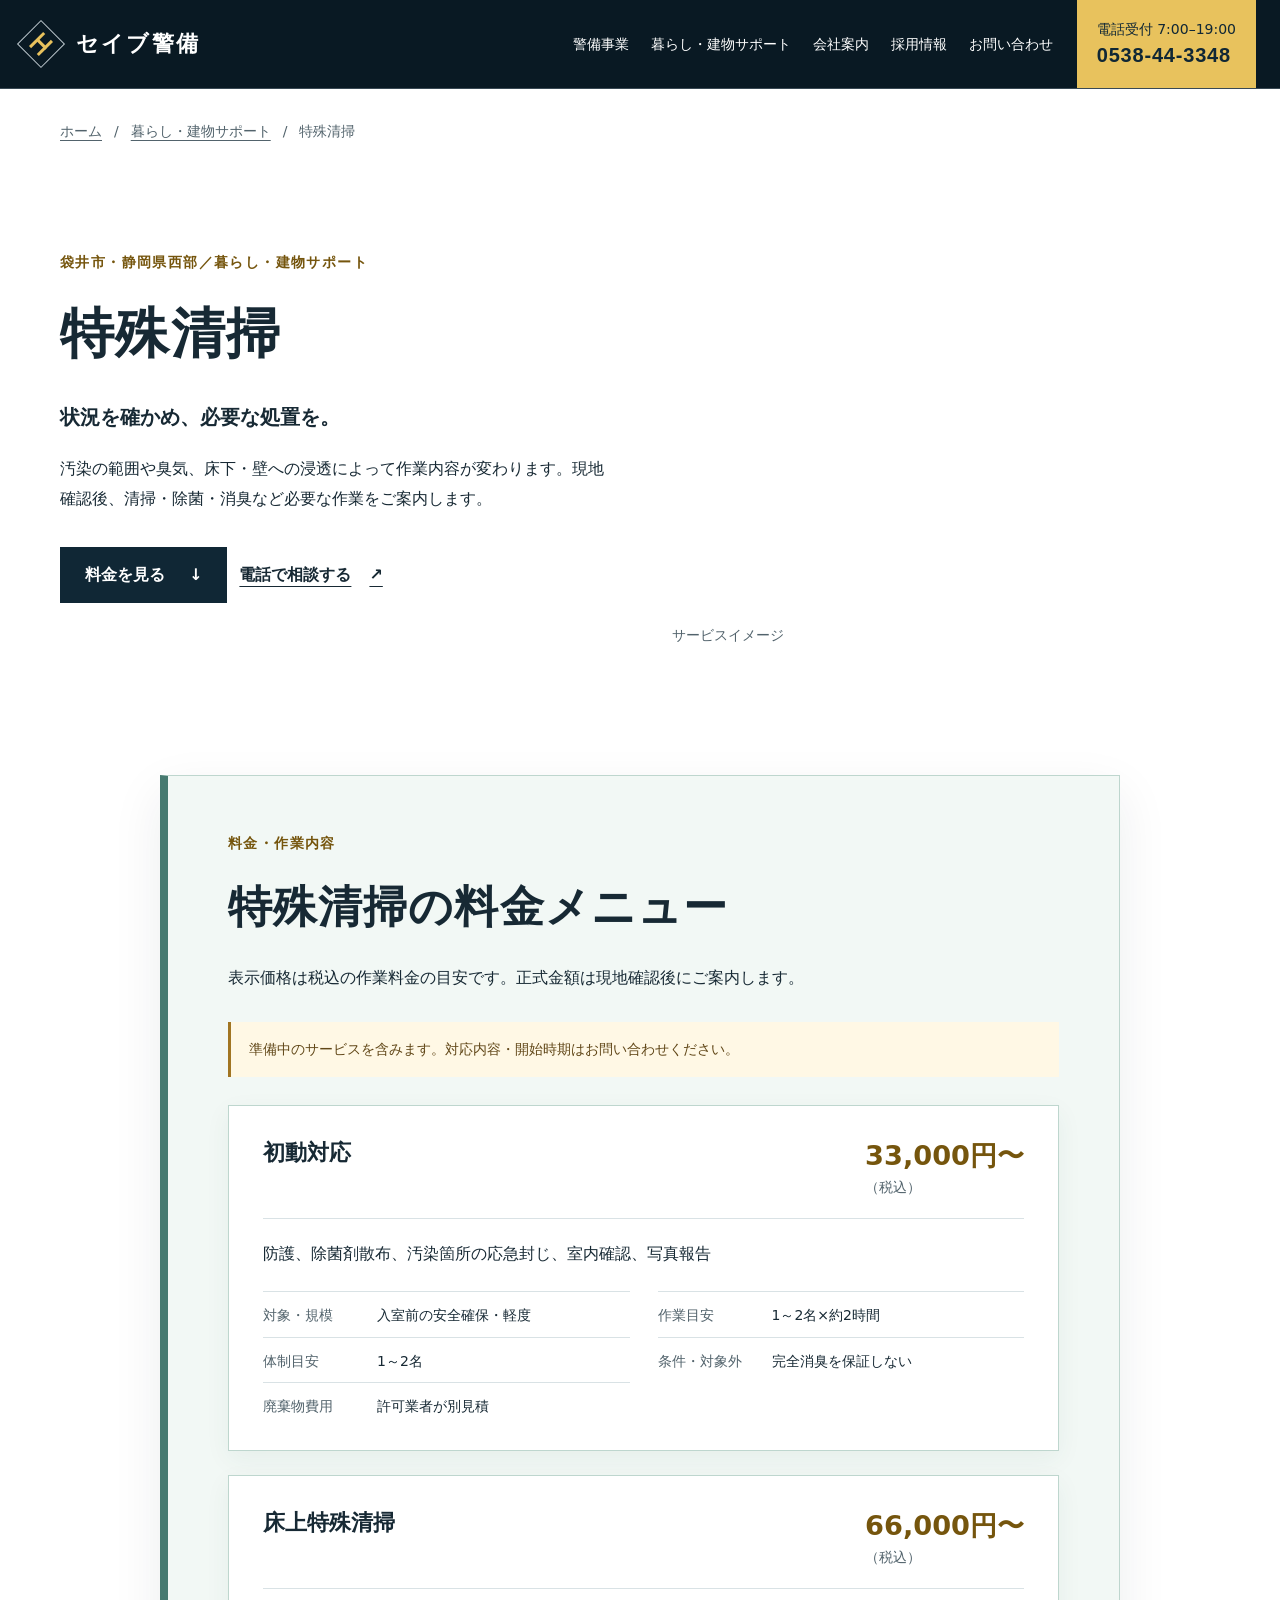
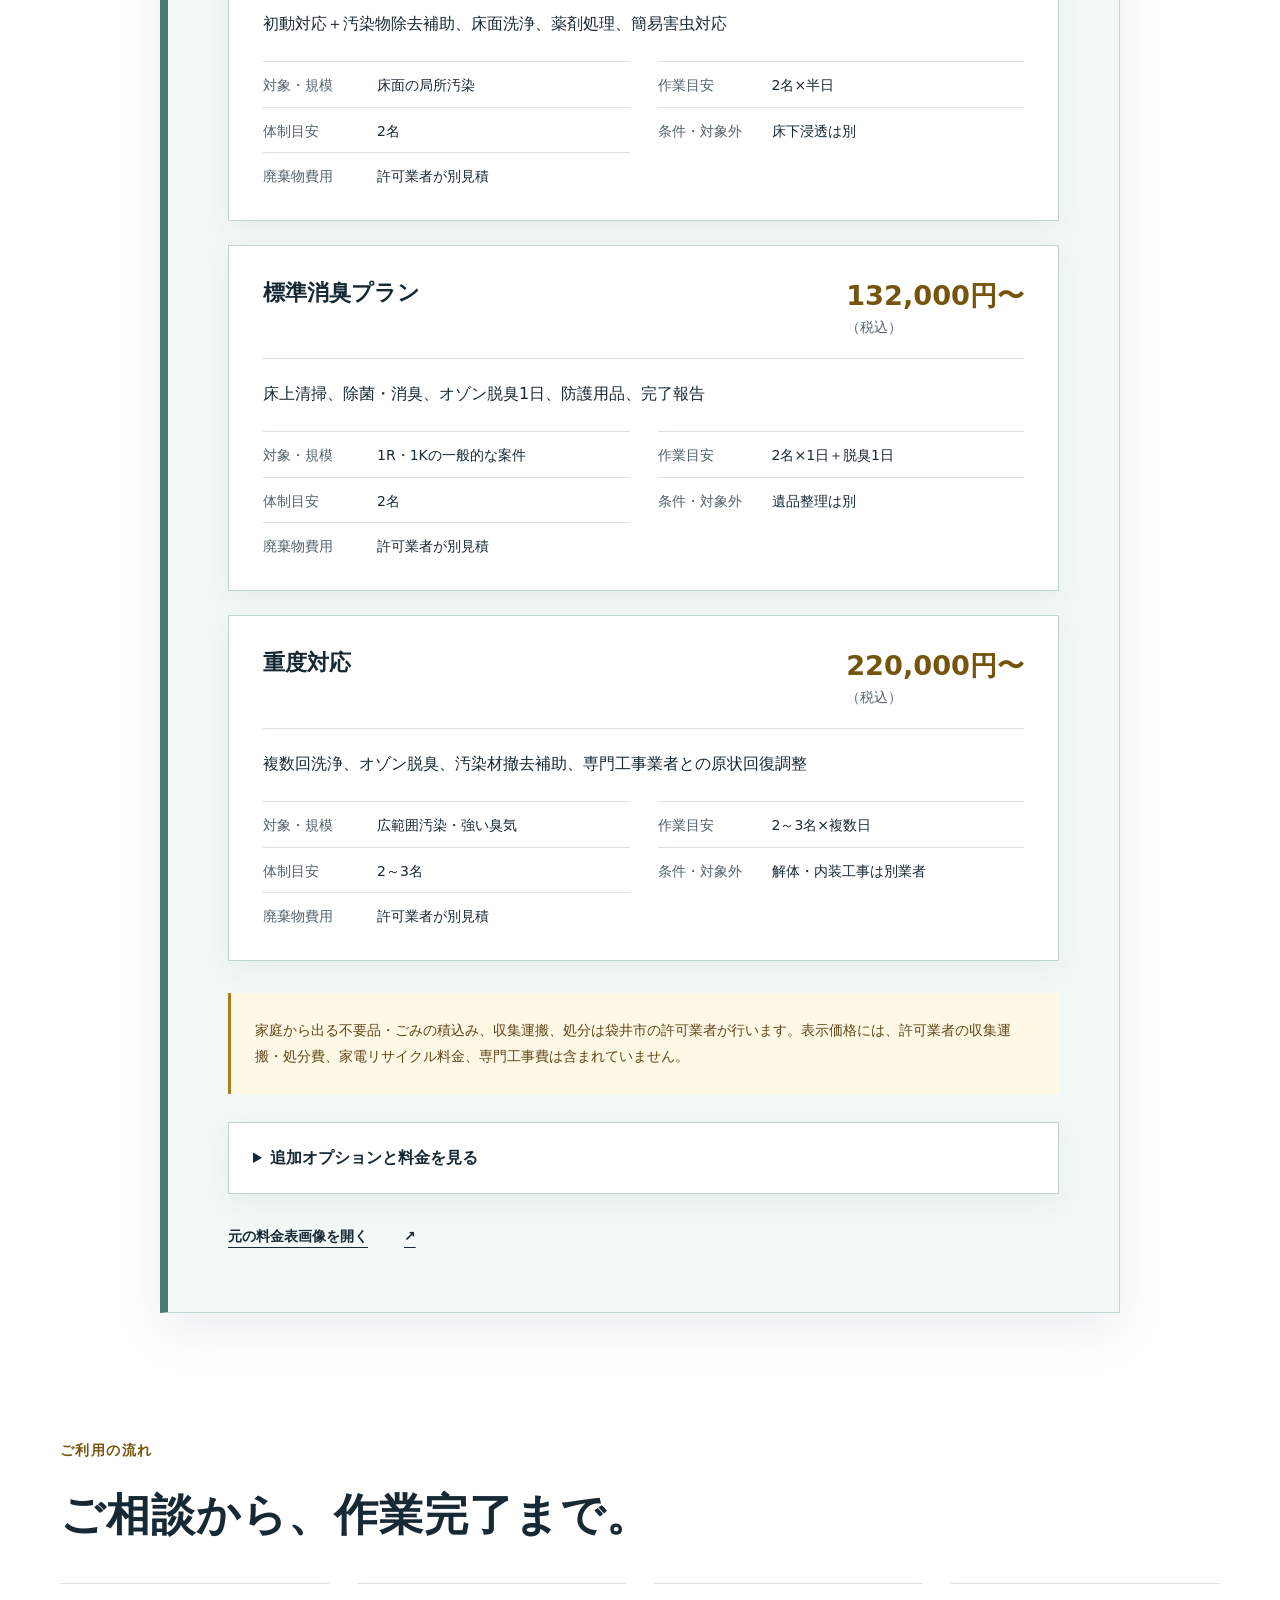
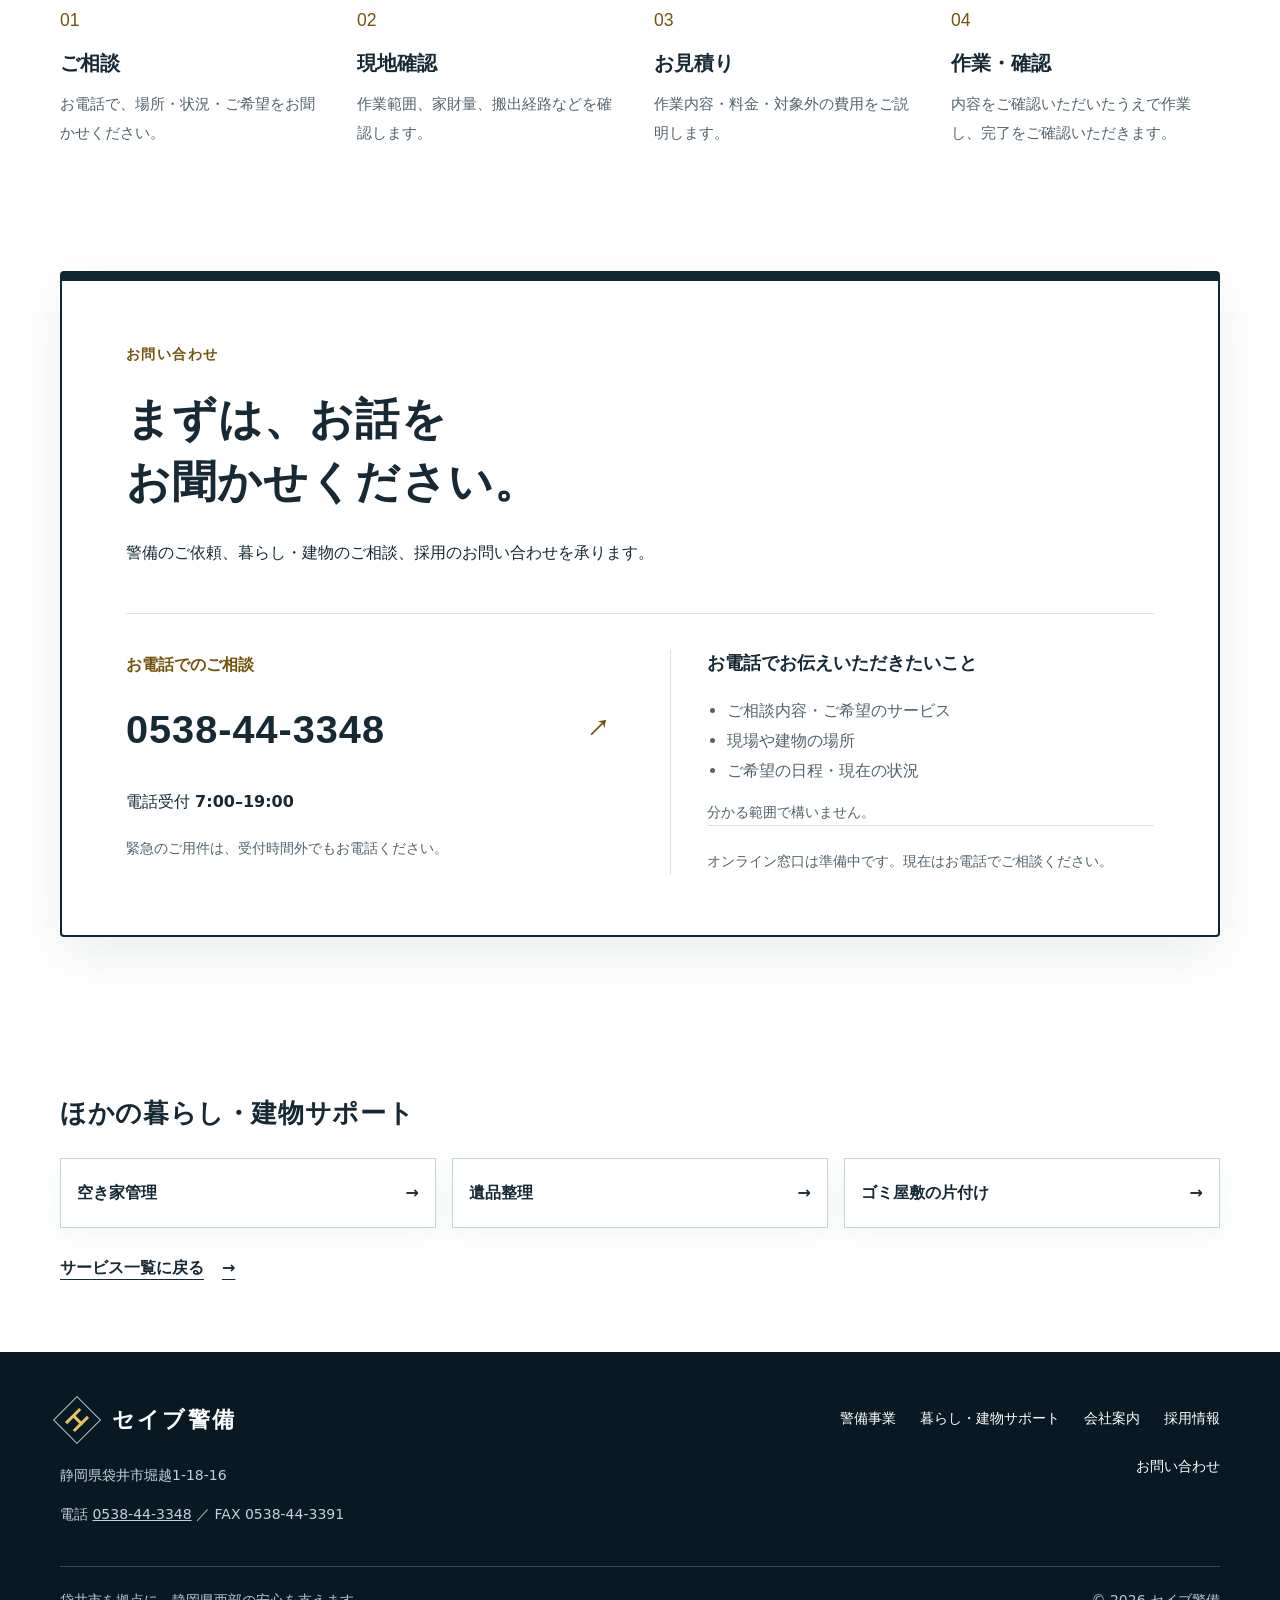
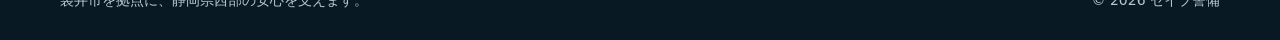
<file: light/special-cleaning.html>
<!doctype html>
<html lang="ja">
  <head>
    <meta charset="utf-8" />
    <meta
      name="viewport"
      content="width=device-width, initial-scale=1, viewport-fit=cover"
    />
    <!-- 確認用公開を継続。正式公開時のみ、全ページのnoindex設定を外す。 -->
    <meta name="robots" content="noindex, nofollow" />
    <title>袋井市の特殊清掃｜料金・作業内容｜セイブ警備</title>
    <meta
      name="description"
      content="セイブ警備の特殊清掃。通常の清掃では難しい汚れや臭いに、現場の状態を確認したうえで対応します。料金は33,000円〜（税込・作業料金の目安）。対応内容・開始時期はお問い合わせください。"
    />
    <link
      rel="canonical"
      href="https://fb9vwx6hn2-droid.github.io/seibu-keibi-preview/light/special-cleaning.html"
    />
    <meta name="theme-color" content="#101f2b" />
    <meta property="og:type" content="website" />
    <meta property="og:locale" content="ja_JP" />
    <meta property="og:site_name" content="セイブ警備" />
    <meta
      property="og:title"
      content="袋井市の特殊清掃｜料金・作業内容｜セイブ警備"
    />
    <meta
      property="og:description"
      content="セイブ警備の特殊清掃。通常の清掃では難しい汚れや臭いに、現場の状態を確認したうえで対応します。料金は33,000円〜（税込・作業料金の目安）。対応内容・開始時期はお問い合わせください。"
    />
    <meta
      property="og:url"
      content="https://fb9vwx6hn2-droid.github.io/seibu-keibi-preview/light/special-cleaning.html"
    />
    <link rel="stylesheet" href="style.css?v=20260914-light3" />
    <script src="contact-links.js?v=20260914-light3" defer></script>
    <script src="script.js?v=20260914-light3" defer></script>
    <script type="application/ld+json">
      {
        "@context": "https://schema.org",
        "@graph": [
          {
            "@type": "LocalBusiness",
            "@id": "https://fb9vwx6hn2-droid.github.io/seibu-keibi-preview/light/#business",
            "name": "セイブ警備",
            "url": "https://fb9vwx6hn2-droid.github.io/seibu-keibi-preview/light/",
            "telephone": "+81-538-44-3348",
            "faxNumber": "+81-538-44-3391",
            "address": {
              "@type": "PostalAddress",
              "addressRegion": "静岡県",
              "addressLocality": "袋井市",
              "streetAddress": "堀越1-18-16",
              "addressCountry": "JP"
            },
            "areaServed": ["袋井市", "静岡県西部"]
          },
          {
            "@type": "WebPage",
            "@id": "https://fb9vwx6hn2-droid.github.io/seibu-keibi-preview/light/special-cleaning.html#webpage",
            "url": "https://fb9vwx6hn2-droid.github.io/seibu-keibi-preview/light/special-cleaning.html",
            "name": "袋井市の特殊清掃｜料金・作業内容｜セイブ警備",
            "description": "セイブ警備の特殊清掃。通常の清掃では難しい汚れや臭いに、現場の状態を確認したうえで対応します。料金は33,000円〜（税込・作業料金の目安）。対応内容・開始時期はお問い合わせください。",
            "inLanguage": "ja",
            "about": {
              "@id": "https://fb9vwx6hn2-droid.github.io/seibu-keibi-preview/light/#business"
            }
          },
          {
            "@type": "Service",
            "name": "特殊清掃",
            "serviceType": "特殊清掃",
            "description": "通常の清掃では難しい汚れや臭いに、現場の状態を確認したうえで対応します。",
            "provider": {
              "@id": "https://fb9vwx6hn2-droid.github.io/seibu-keibi-preview/light/#business"
            },
            "areaServed": ["袋井市", "静岡県西部"],
            "url": "https://fb9vwx6hn2-droid.github.io/seibu-keibi-preview/light/special-cleaning.html"
          },
          {
            "@type": "BreadcrumbList",
            "itemListElement": [
              {
                "@type": "ListItem",
                "position": 1,
                "name": "ホーム",
                "item": "https://fb9vwx6hn2-droid.github.io/seibu-keibi-preview/light/"
              },
              {
                "@type": "ListItem",
                "position": 2,
                "name": "特殊清掃",
                "item": "https://fb9vwx6hn2-droid.github.io/seibu-keibi-preview/light/special-cleaning.html"
              }
            ]
          }
        ]
      }
    </script>
  </head>
  <body>
    <a class="skip-link" href="#main">本文へ移動</a>
    <header class="site-header">
      <div class="header-inner">
        <a class="brand" href="./" aria-label="セイブ警備 ホーム"
          ><span class="brand-mark" aria-hidden="true"><span></span></span
          ><span>セイブ警備</span></a
        >
        <button
          class="menu-button"
          id="menuButton"
          type="button"
          aria-controls="globalNav"
          aria-expanded="false"
          hidden
        >
          <span class="menu-icon" aria-hidden="true"></span
          ><span id="menuLabel">メニュー</span>
        </button>
        <nav class="global-nav" id="globalNav" aria-label="メインメニュー">
          <a href="./#security">警備事業</a
          ><a href="./#support">暮らし・建物サポート</a
          ><a href="./#company">会社案内</a><a href="./#recruit">採用情報</a
          ><a href="./#contact">お問い合わせ</a>
        </nav>
        <a class="header-phone" href="tel:0538443348"
          ><span>電話受付 7:00–19:00</span><strong>0538-44-3348</strong></a
        >
      </div>
    </header>
    <main id="main" tabindex="-1">
      <nav class="breadcrumbs container" aria-label="パンくず">
        <ol>
          <li><a href="./">ホーム</a></li>
          <li><a href="./#support">暮らし・建物サポート</a></li>
          <li aria-current="page">特殊清掃</li>
        </ol>
      </nav>
      <section class="detail-hero container" aria-labelledby="detailTitle">
        <div>
          <p class="eyebrow">袋井市・静岡県西部／暮らし・建物サポート</p>
          <h1 id="detailTitle">特殊清掃</h1>
          <p class="detail-lead">状況を確かめ、必要な処置を。</p>
          <p>
            汚染の範囲や臭気、床下・壁への浸透によって作業内容が変わります。現地確認後、清掃・除菌・消臭など必要な作業をご案内します。
          </p>
          <div class="hero-actions">
            <a class="button button-dark" href="#plans"
              >料金を見る <span aria-hidden="true">↓</span></a
            ><a class="text-link" href="tel:0538443348"
              >電話で相談する <span aria-hidden="true">↗</span></a
            >
          </div>
        </div>
        <figure>
          <img
            src="../assets/service-special-cleaning-800.webp"
            srcset="
              ../assets/service-special-cleaning-480.webp 480w,
              ../assets/service-special-cleaning-800.webp 800w
            "
            sizes="(max-width: 600px) calc(100vw - 40px), (max-width: 960px) calc((100vw - 64px) / 2), 560px"
            width="800"
            height="600"
            alt="特殊清掃の作業イメージ"
            loading="eager"
            decoding="async"
            fetchpriority="high"
          />
          <figcaption>サービスイメージ</figcaption>
        </figure>
      </section>
      <section
        class="section plans-section"
        id="plans"
        aria-labelledby="plansTitle"
      >
        <div class="container narrow">
          <div class="section-heading">
            <p class="eyebrow">料金・作業内容</p>
            <h2 id="plansTitle">特殊清掃の料金メニュー</h2>
            <p>
              表示価格は税込の作業料金の目安です。正式金額は現地確認後にご案内します。
            </p>
          </div>
          <p class="notice">
            準備中のサービスを含みます。対応内容・開始時期はお問い合わせください。
          </p>
          <div class="plans">
            <article class="plan">
              <div class="plan-title">
                <h3>初動対応</h3>
                <p class="plan-price">33,000円〜<small>（税込）</small></p>
              </div>
              <p>防護、除菌剤散布、汚染箇所の応急封じ、室内確認、写真報告</p>
              <dl class="plan-data">
                <div>
                  <dt>対象・規模</dt>
                  <dd>入室前の安全確保・軽度</dd>
                </div>
                <div>
                  <dt>作業目安</dt>
                  <dd>1～2名×約2時間</dd>
                </div>
                <div>
                  <dt>体制目安</dt>
                  <dd>1～2名</dd>
                </div>
                <div>
                  <dt>条件・対象外</dt>
                  <dd>完全消臭を保証しない</dd>
                </div>
                <div>
                  <dt>廃棄物費用</dt>
                  <dd>許可業者が別見積</dd>
                </div>
              </dl>
            </article>
            <article class="plan">
              <div class="plan-title">
                <h3>床上特殊清掃</h3>
                <p class="plan-price">66,000円〜<small>（税込）</small></p>
              </div>
              <p>初動対応＋汚染物除去補助、床面洗浄、薬剤処理、簡易害虫対応</p>
              <dl class="plan-data">
                <div>
                  <dt>対象・規模</dt>
                  <dd>床面の局所汚染</dd>
                </div>
                <div>
                  <dt>作業目安</dt>
                  <dd>2名×半日</dd>
                </div>
                <div>
                  <dt>体制目安</dt>
                  <dd>2名</dd>
                </div>
                <div>
                  <dt>条件・対象外</dt>
                  <dd>床下浸透は別</dd>
                </div>
                <div>
                  <dt>廃棄物費用</dt>
                  <dd>許可業者が別見積</dd>
                </div>
              </dl>
            </article>
            <article class="plan">
              <div class="plan-title">
                <h3>標準消臭プラン</h3>
                <p class="plan-price">132,000円〜<small>（税込）</small></p>
              </div>
              <p>床上清掃、除菌・消臭、オゾン脱臭1日、防護用品、完了報告</p>
              <dl class="plan-data">
                <div>
                  <dt>対象・規模</dt>
                  <dd>1R・1Kの一般的な案件</dd>
                </div>
                <div>
                  <dt>作業目安</dt>
                  <dd>2名×1日＋脱臭1日</dd>
                </div>
                <div>
                  <dt>体制目安</dt>
                  <dd>2名</dd>
                </div>
                <div>
                  <dt>条件・対象外</dt>
                  <dd>遺品整理は別</dd>
                </div>
                <div>
                  <dt>廃棄物費用</dt>
                  <dd>許可業者が別見積</dd>
                </div>
              </dl>
            </article>
            <article class="plan">
              <div class="plan-title">
                <h3>重度対応</h3>
                <p class="plan-price">220,000円〜<small>（税込）</small></p>
              </div>
              <p>
                複数回洗浄、オゾン脱臭、汚染材撤去補助、専門工事業者との原状回復調整
              </p>
              <dl class="plan-data">
                <div>
                  <dt>対象・規模</dt>
                  <dd>広範囲汚染・強い臭気</dd>
                </div>
                <div>
                  <dt>作業目安</dt>
                  <dd>2～3名×複数日</dd>
                </div>
                <div>
                  <dt>体制目安</dt>
                  <dd>2～3名</dd>
                </div>
                <div>
                  <dt>条件・対象外</dt>
                  <dd>解体・内装工事は別業者</dd>
                </div>
                <div>
                  <dt>廃棄物費用</dt>
                  <dd>許可業者が別見積</dd>
                </div>
              </dl>
            </article>
          </div>
          <p class="cost-note">
            家庭から出る不要品・ごみの積込み、収集運搬、処分は袋井市の許可業者が行います。表示価格には、許可業者の収集運搬・処分費、家電リサイクル料金、専門工事費は含まれていません。
          </p>
          <details class="options">
            <summary>追加オプションと料金を見る</summary>
            <ul>
              <li>
                <div>
                  <h3>オゾン脱臭追加</h3>
                  <p>臭気が残る場合の追加運転。機材調達費を要確認。</p>
                </div>
                <p class="option-price">16,500円（税込） / 1日</p>
              </li>
              <li>
                <div>
                  <h3>汚染畳撤去作業</h3>
                  <p>
                    取り外し・梱包・指定場所まで移動。収集運搬・処分費は別。
                  </p>
                </div>
                <p class="option-price">5,500円（税込） / 1枚</p>
              </li>
              <li>
                <div>
                  <h3>汚染マットレス撤去作業</h3>
                  <p>梱包・指定場所まで移動。収集運搬・処分費は別。</p>
                </div>
                <p class="option-price">11,000円（税込） / 1個</p>
              </li>
              <li>
                <div>
                  <h3>追加作業員</h3>
                  <p>重度・広範囲案件。防護用品込み。</p>
                </div>
                <p class="option-price">22,000円（税込） / 1人1日</p>
              </li>
              <li>
                <div>
                  <h3>原状回復手配</h3>
                  <p>内装・床工事業者の現調調整。工事費は別。</p>
                </div>
                <p class="option-price">11,000円（税込） / 一式</p>
              </li>
            </ul>
          </details>
          <a
            class="text-link original-menu"
            href="../assets/menu-special-cleaning.png"
            target="_blank"
            rel="noopener noreferrer"
            >元の料金表画像を開く<span class="sr-only"
              >（新しいタブで開きます）</span
            >
            <span aria-hidden="true">↗</span></a
          >
        </div>
      </section>
      <section class="section flow" aria-labelledby="flowTitle">
        <div class="container">
          <div class="section-heading">
            <p class="eyebrow">ご利用の流れ</p>
            <h2 id="flowTitle">ご相談から、作業完了まで。</h2>
          </div>
          <ol class="flow-list">
            <li>
              <span aria-hidden="true">01</span>
              <h3>ご相談</h3>
              <p>お電話で、場所・状況・ご希望をお聞かせください。</p>
            </li>
            <li>
              <span aria-hidden="true">02</span>
              <h3>現地確認</h3>
              <p>作業範囲、家財量、搬出経路などを確認します。</p>
            </li>
            <li>
              <span aria-hidden="true">03</span>
              <h3>お見積り</h3>
              <p>作業内容・料金・対象外の費用をご説明します。</p>
            </li>
            <li>
              <span aria-hidden="true">04</span>
              <h3>作業・確認</h3>
              <p>
                内容をご確認いただいたうえで作業し、完了をご確認いただきます。
              </p>
            </li>
          </ol>
        </div>
      </section>
      <section
        class="section contact"
        id="contact"
        aria-labelledby="contactTitle"
      >
        <div class="container">
          <div class="section-heading">
            <p class="eyebrow">お問い合わせ</p>
            <h2 id="contactTitle">まずは、お話を<br />お聞かせください。</h2>
            <p>
              警備のご依頼、暮らし・建物のご相談、採用のお問い合わせを承ります。
            </p>
          </div>
          <div class="contact-grid">
            <div class="contact-phone">
              <p>お電話でのご相談</p>
              <a href="tel:0538443348" class="phone-link"
                >0538-44-3348 <span aria-hidden="true">↗</span></a
              >
              <p>電話受付 <strong>7:00–19:00</strong></p>
              <p class="emergency">
                緊急のご用件は、受付時間外でもお電話ください。
              </p>
            </div>
            <div class="contact-guide">
              <h3>お電話でお伝えいただきたいこと</h3>
              <ul>
                <li>ご相談内容・ご希望のサービス</li>
                <li>現場や建物の場所</li>
                <li>ご希望の日程・現在の状況</li>
              </ul>
              <p>分かる範囲で構いません。</p>
              <div class="online-contacts" id="onlineContacts" hidden>
                <p>暮らし・建物サポートのオンライン相談</p>
                <div class="channel-links">
                  <a data-contact-link="line" hidden
                    >LINEで相談<span class="sr-only"
                      >（新しいタブで開きます）</span
                    ></a
                  ><a data-contact-link="instagram" hidden
                    >Instagramで相談<span class="sr-only"
                      >（新しいタブで開きます）</span
                    ></a
                  ><a data-contact-link="googleForm" hidden
                    >フォームで相談<span class="sr-only"
                      >（新しいタブで開きます）</span
                    ></a
                  >
                </div>
              </div>
              <p class="online-note" id="onlineNote">
                オンライン窓口は準備中です。現在はお電話でご相談ください。
              </p>
            </div>
          </div>
        </div>
      </section>
      <section class="section related">
        <div class="container">
          <h2>ほかの暮らし・建物サポート</h2>
          <nav aria-label="関連サービス">
            <a href="vacant-house.html"
              >空き家管理 <span aria-hidden="true">→</span></a
            ><a href="estate-clearance.html"
              >遺品整理 <span aria-hidden="true">→</span></a
            ><a href="hoarding-cleanup.html"
              >ゴミ屋敷の片付け <span aria-hidden="true">→</span></a
            >
          </nav>
          <a class="text-link" href="./#support"
            >サービス一覧に戻る <span aria-hidden="true">→</span></a
          >
        </div>
      </section>
    </main>
    <footer class="site-footer">
      <div class="container footer-top">
        <div>
          <a class="brand" href="./" aria-label="セイブ警備 ホーム"
            ><span class="brand-mark" aria-hidden="true"><span></span></span
            ><span>セイブ警備</span></a
          >
          <p>静岡県袋井市堀越1-18-16</p>
          <p>
            電話 <a href="tel:0538443348">0538-44-3348</a> ／ FAX 0538-44-3391
          </p>
        </div>
        <nav class="footer-nav" aria-label="フッターメニュー">
          <a href="./#security">警備事業</a
          ><a href="./#support">暮らし・建物サポート</a
          ><a href="./#company">会社案内</a><a href="./#recruit">採用情報</a
          ><a href="./#contact">お問い合わせ</a>
        </nav>
      </div>
      <div class="container footer-bottom">
        <p>袋井市を拠点に、静岡県西部の安心を支えます。</p>
        <p>© <span id="currentYear">2026</span> セイブ警備</p>
      </div>
    </footer>
    <nav class="mobile-actions" aria-label="相談へのショートカット">
      <a href="./#contact">相談方法を見る</a
      ><a href="tel:0538443348"
        ><span>電話で相談</span><strong>0538-44-3348</strong></a
      >
    </nav>
  </body>
</html>
</file>
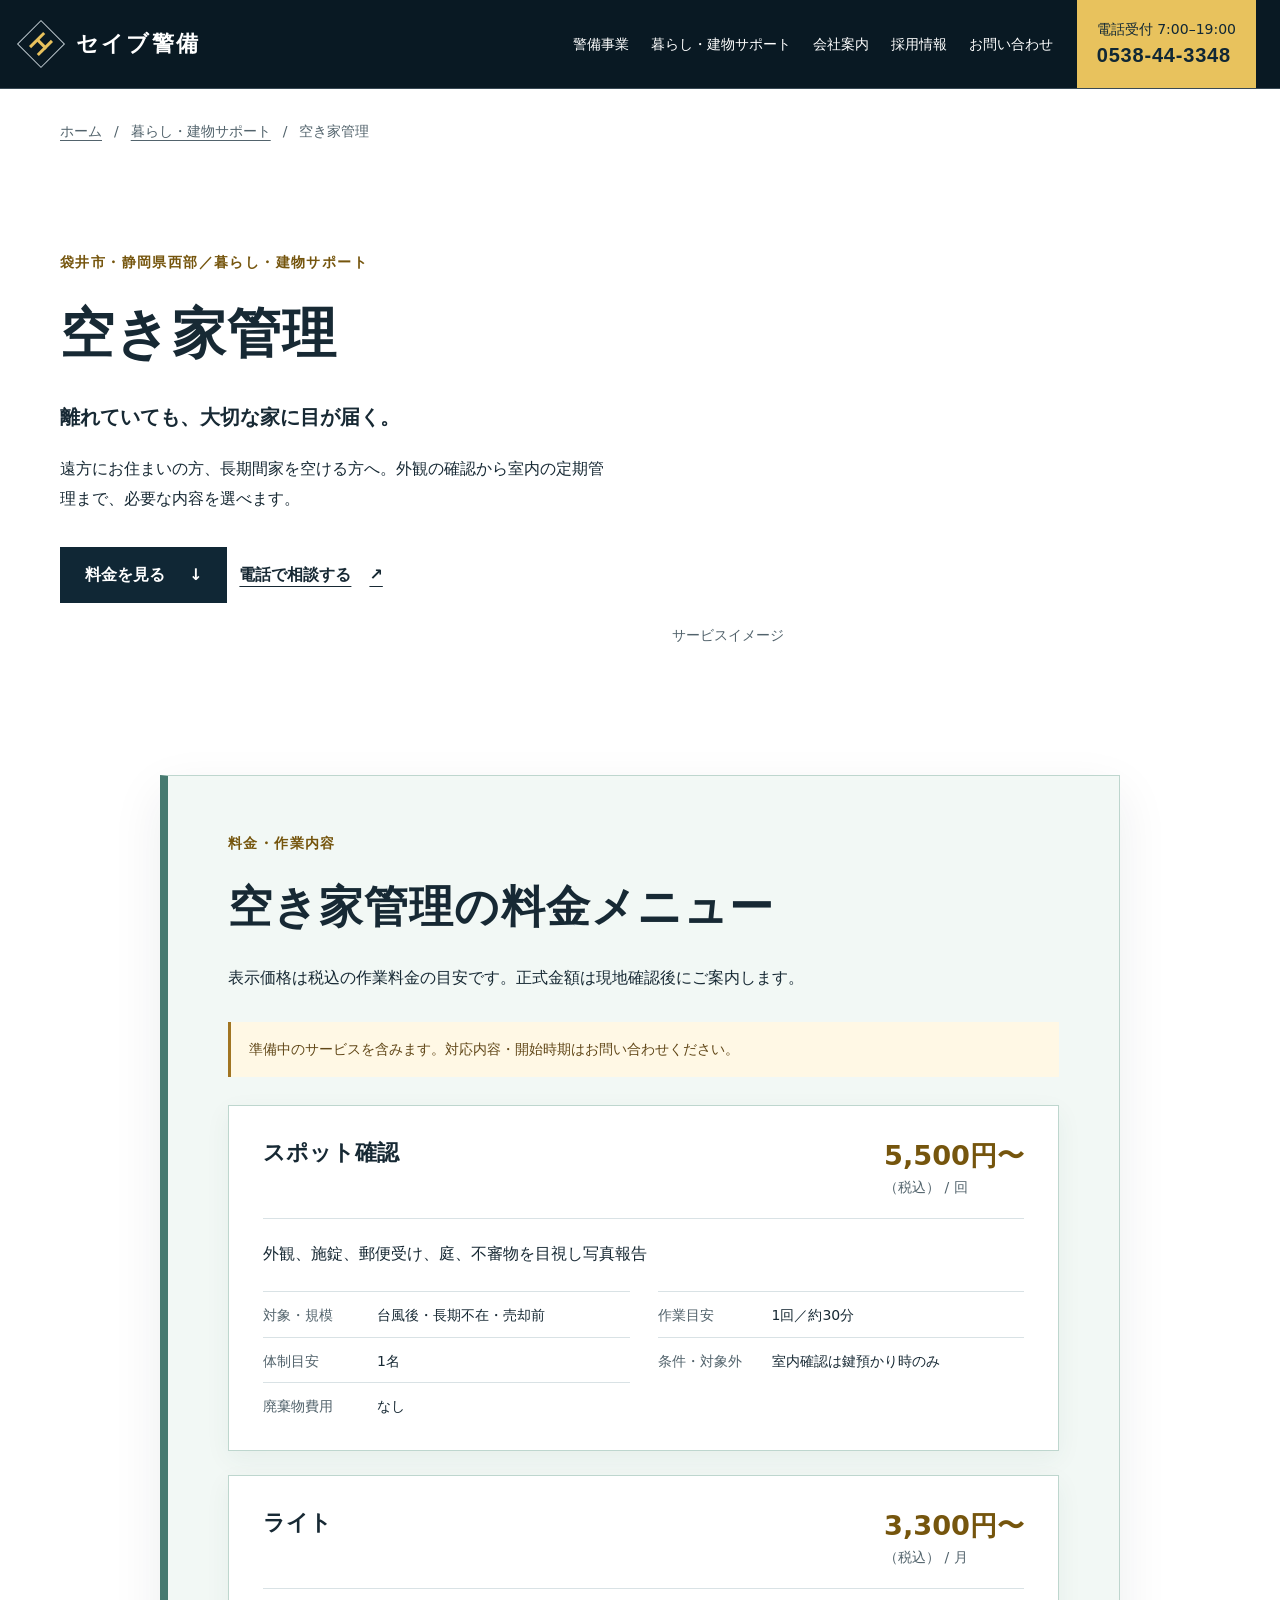
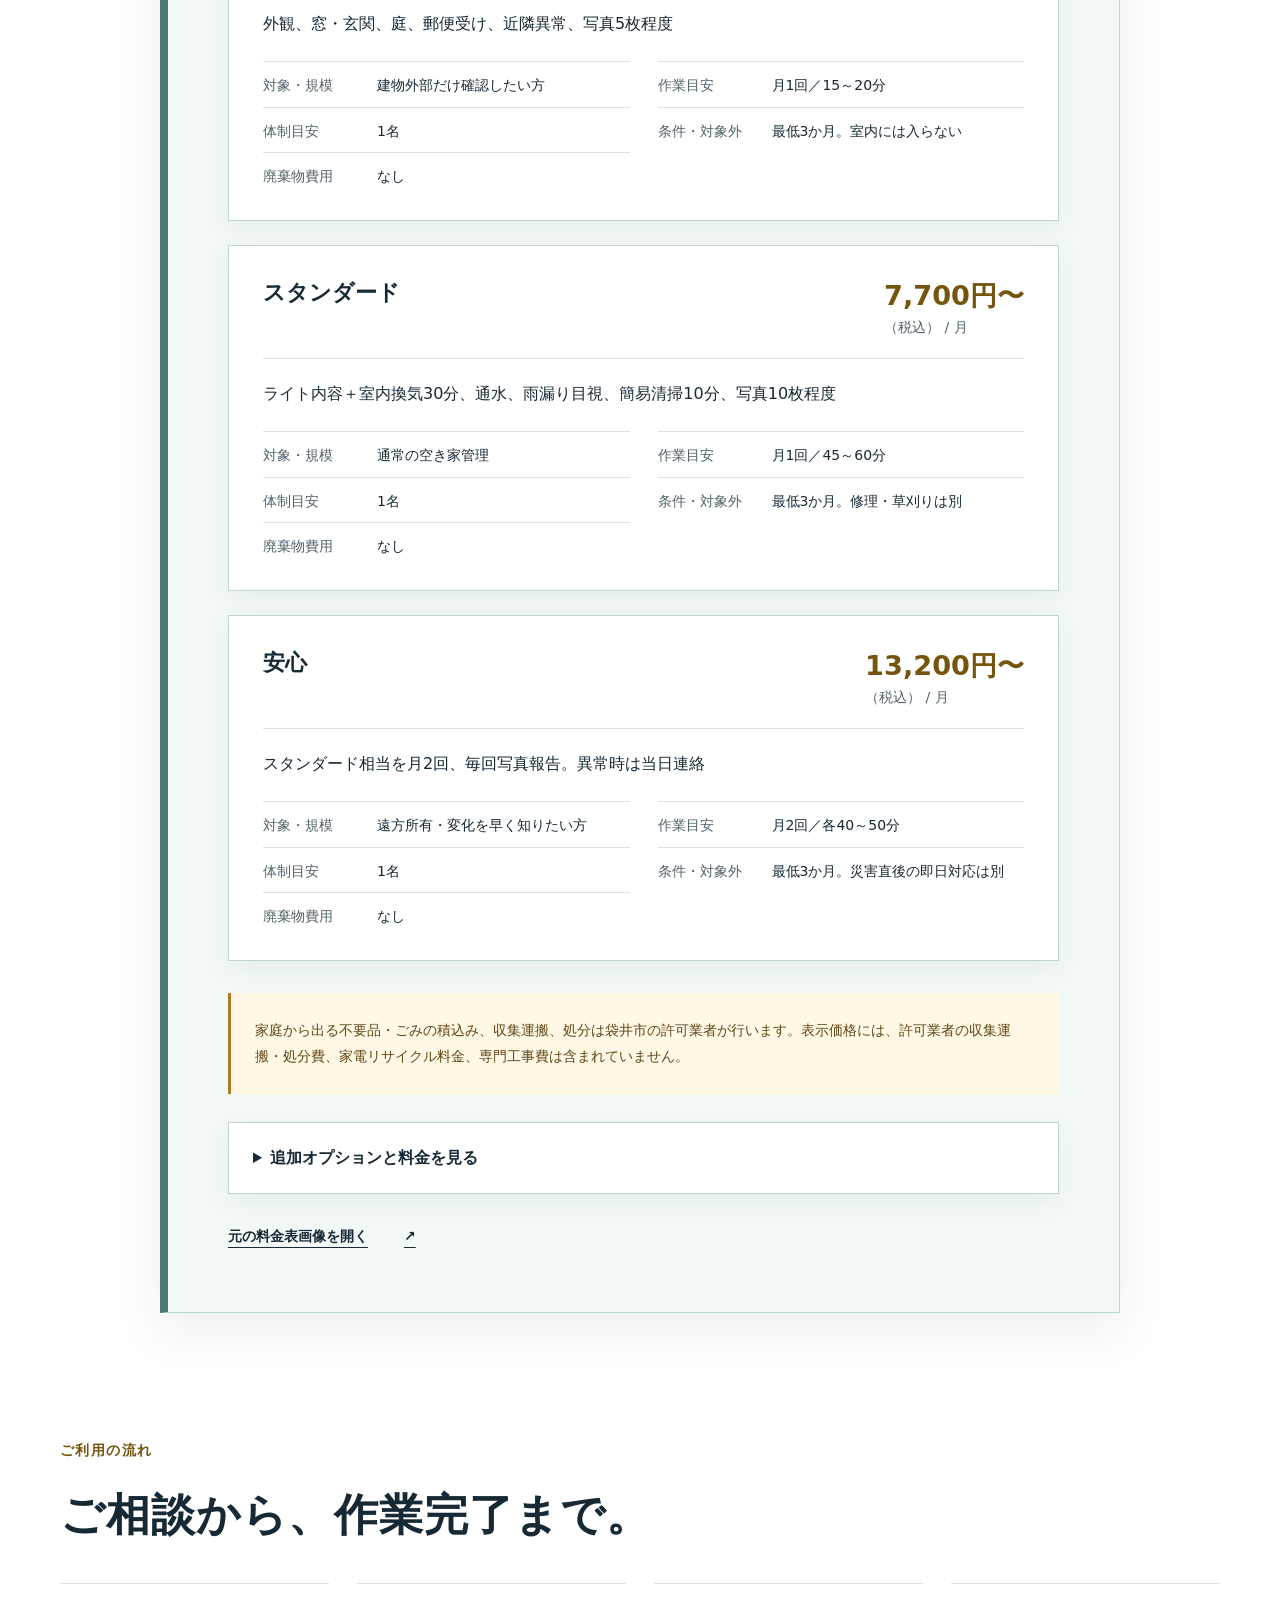
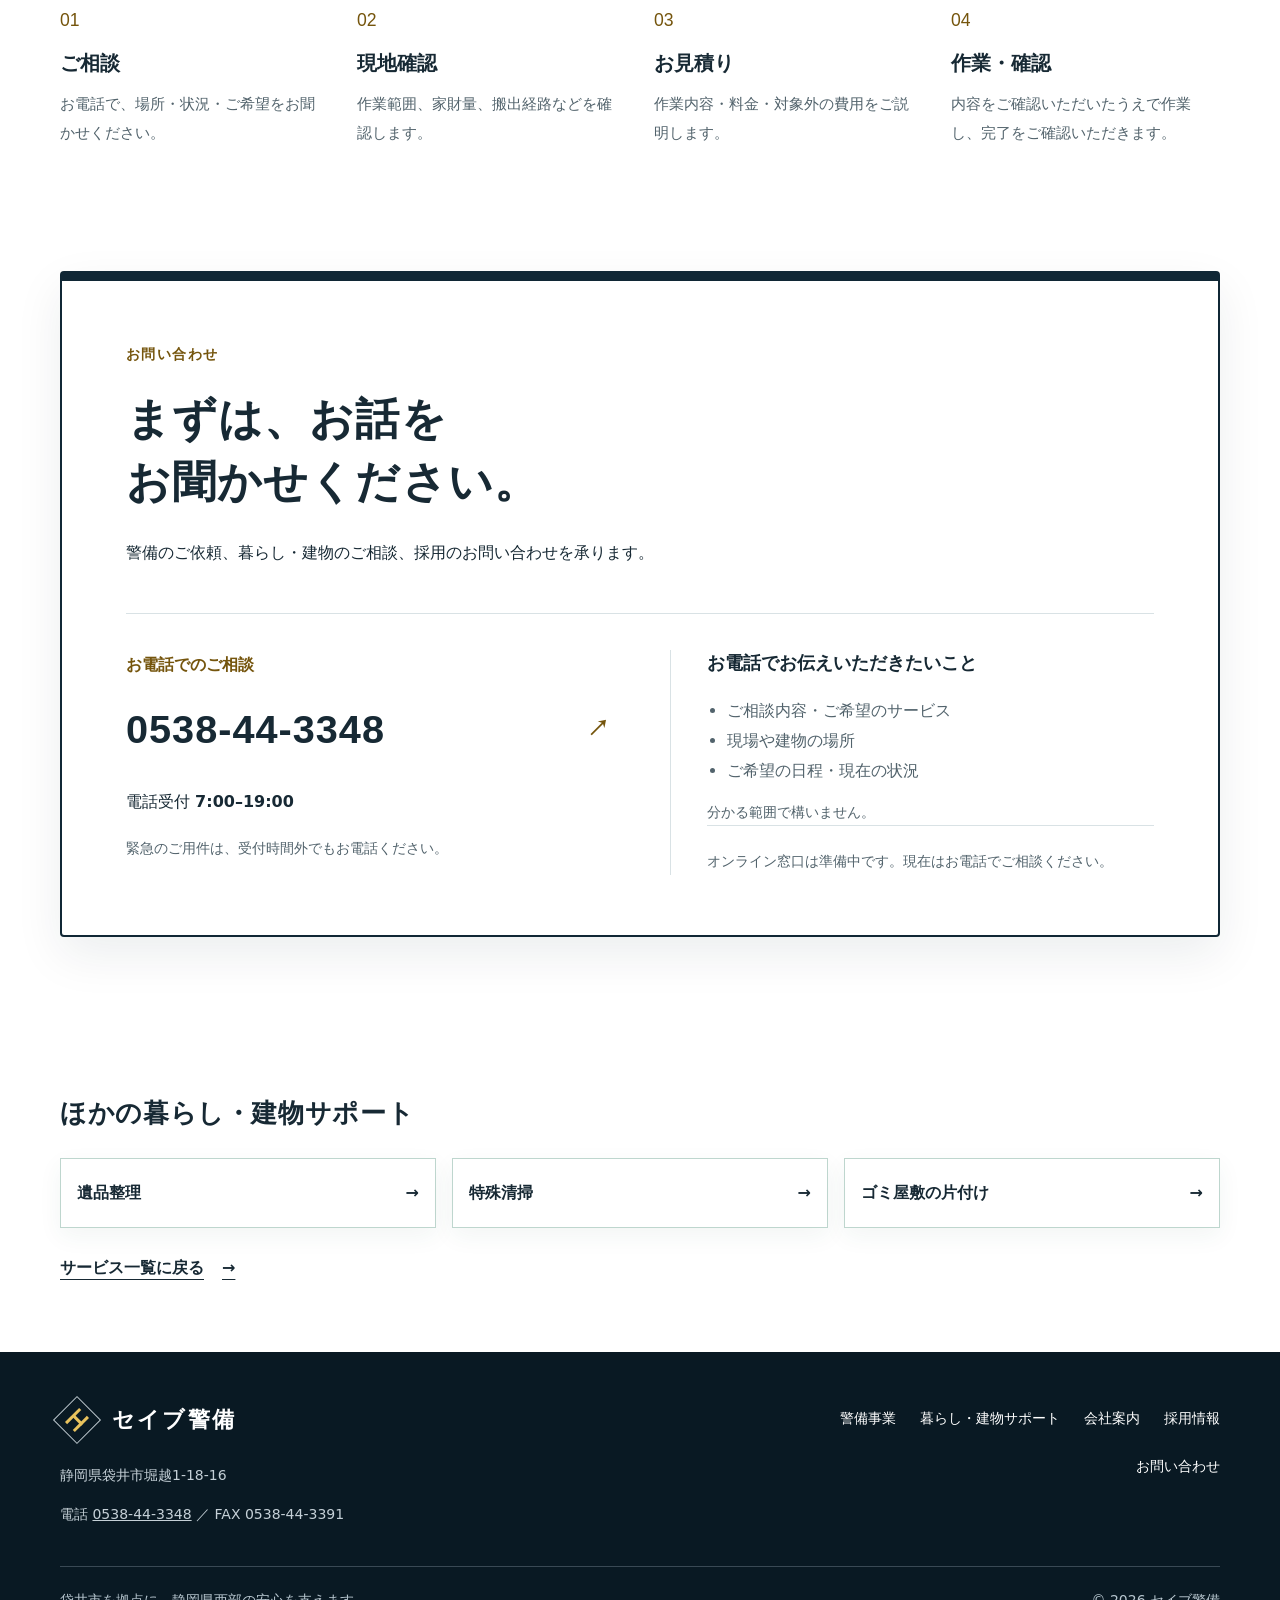
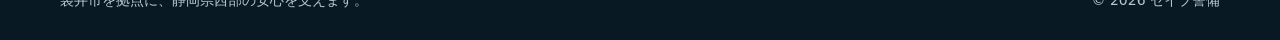
<file: light/vacant-house.html>
<!doctype html>
<html lang="ja">
  <head>
    <meta charset="utf-8" />
    <meta
      name="viewport"
      content="width=device-width, initial-scale=1, viewport-fit=cover"
    />
    <!-- 確認用公開を継続。正式公開時のみ、全ページのnoindex設定を外す。 -->
    <meta name="robots" content="noindex, nofollow" />
    <title>袋井市の空き家管理｜料金・作業内容｜セイブ警備</title>
    <meta
      name="description"
      content="セイブ警備の空き家管理。定期巡回、外観確認、換気・通水・簡易清掃。建物の状態を写真でご報告します。料金は月額 3,300円〜（税込・作業料金の目安）。対応内容・開始時期はお問い合わせください。"
    />
    <link
      rel="canonical"
      href="https://fb9vwx6hn2-droid.github.io/seibu-keibi-preview/light/vacant-house.html"
    />
    <meta name="theme-color" content="#101f2b" />
    <meta property="og:type" content="website" />
    <meta property="og:locale" content="ja_JP" />
    <meta property="og:site_name" content="セイブ警備" />
    <meta
      property="og:title"
      content="袋井市の空き家管理｜料金・作業内容｜セイブ警備"
    />
    <meta
      property="og:description"
      content="セイブ警備の空き家管理。定期巡回、外観確認、換気・通水・簡易清掃。建物の状態を写真でご報告します。料金は月額 3,300円〜（税込・作業料金の目安）。対応内容・開始時期はお問い合わせください。"
    />
    <meta
      property="og:url"
      content="https://fb9vwx6hn2-droid.github.io/seibu-keibi-preview/light/vacant-house.html"
    />
    <link rel="stylesheet" href="style.css?v=20260914-light3" />
    <script src="contact-links.js?v=20260914-light3" defer></script>
    <script src="script.js?v=20260914-light3" defer></script>
    <script type="application/ld+json">
      {
        "@context": "https://schema.org",
        "@graph": [
          {
            "@type": "LocalBusiness",
            "@id": "https://fb9vwx6hn2-droid.github.io/seibu-keibi-preview/light/#business",
            "name": "セイブ警備",
            "url": "https://fb9vwx6hn2-droid.github.io/seibu-keibi-preview/light/",
            "telephone": "+81-538-44-3348",
            "faxNumber": "+81-538-44-3391",
            "address": {
              "@type": "PostalAddress",
              "addressRegion": "静岡県",
              "addressLocality": "袋井市",
              "streetAddress": "堀越1-18-16",
              "addressCountry": "JP"
            },
            "areaServed": ["袋井市", "静岡県西部"]
          },
          {
            "@type": "WebPage",
            "@id": "https://fb9vwx6hn2-droid.github.io/seibu-keibi-preview/light/vacant-house.html#webpage",
            "url": "https://fb9vwx6hn2-droid.github.io/seibu-keibi-preview/light/vacant-house.html",
            "name": "袋井市の空き家管理｜料金・作業内容｜セイブ警備",
            "description": "セイブ警備の空き家管理。定期巡回、外観確認、換気・通水・簡易清掃。建物の状態を写真でご報告します。料金は月額 3,300円〜（税込・作業料金の目安）。対応内容・開始時期はお問い合わせください。",
            "inLanguage": "ja",
            "about": {
              "@id": "https://fb9vwx6hn2-droid.github.io/seibu-keibi-preview/light/#business"
            }
          },
          {
            "@type": "Service",
            "name": "空き家管理",
            "serviceType": "空き家管理",
            "description": "定期巡回、外観確認、換気・通水・簡易清掃。建物の状態を写真でご報告します。",
            "provider": {
              "@id": "https://fb9vwx6hn2-droid.github.io/seibu-keibi-preview/light/#business"
            },
            "areaServed": ["袋井市", "静岡県西部"],
            "url": "https://fb9vwx6hn2-droid.github.io/seibu-keibi-preview/light/vacant-house.html"
          },
          {
            "@type": "BreadcrumbList",
            "itemListElement": [
              {
                "@type": "ListItem",
                "position": 1,
                "name": "ホーム",
                "item": "https://fb9vwx6hn2-droid.github.io/seibu-keibi-preview/light/"
              },
              {
                "@type": "ListItem",
                "position": 2,
                "name": "空き家管理",
                "item": "https://fb9vwx6hn2-droid.github.io/seibu-keibi-preview/light/vacant-house.html"
              }
            ]
          }
        ]
      }
    </script>
  </head>
  <body>
    <a class="skip-link" href="#main">本文へ移動</a>
    <header class="site-header">
      <div class="header-inner">
        <a class="brand" href="./" aria-label="セイブ警備 ホーム"
          ><span class="brand-mark" aria-hidden="true"><span></span></span
          ><span>セイブ警備</span></a
        >
        <button
          class="menu-button"
          id="menuButton"
          type="button"
          aria-controls="globalNav"
          aria-expanded="false"
          hidden
        >
          <span class="menu-icon" aria-hidden="true"></span
          ><span id="menuLabel">メニュー</span>
        </button>
        <nav class="global-nav" id="globalNav" aria-label="メインメニュー">
          <a href="./#security">警備事業</a
          ><a href="./#support">暮らし・建物サポート</a
          ><a href="./#company">会社案内</a><a href="./#recruit">採用情報</a
          ><a href="./#contact">お問い合わせ</a>
        </nav>
        <a class="header-phone" href="tel:0538443348"
          ><span>電話受付 7:00–19:00</span><strong>0538-44-3348</strong></a
        >
      </div>
    </header>
    <main id="main" tabindex="-1">
      <nav class="breadcrumbs container" aria-label="パンくず">
        <ol>
          <li><a href="./">ホーム</a></li>
          <li><a href="./#support">暮らし・建物サポート</a></li>
          <li aria-current="page">空き家管理</li>
        </ol>
      </nav>
      <section class="detail-hero container" aria-labelledby="detailTitle">
        <div>
          <p class="eyebrow">袋井市・静岡県西部／暮らし・建物サポート</p>
          <h1 id="detailTitle">空き家管理</h1>
          <p class="detail-lead">離れていても、大切な家に目が届く。</p>
          <p>
            遠方にお住まいの方、長期間家を空ける方へ。外観の確認から室内の定期管理まで、必要な内容を選べます。
          </p>
          <div class="hero-actions">
            <a class="button button-dark" href="#plans"
              >料金を見る <span aria-hidden="true">↓</span></a
            ><a class="text-link" href="tel:0538443348"
              >電話で相談する <span aria-hidden="true">↗</span></a
            >
          </div>
        </div>
        <figure>
          <img
            src="../assets/service-vacant-house-800.webp"
            srcset="
              ../assets/service-vacant-house-480.webp 480w,
              ../assets/service-vacant-house-800.webp 800w
            "
            sizes="(max-width: 600px) calc(100vw - 40px), (max-width: 960px) calc((100vw - 64px) / 2), 560px"
            width="800"
            height="600"
            alt="空き家管理の作業イメージ"
            loading="eager"
            decoding="async"
            fetchpriority="high"
          />
          <figcaption>サービスイメージ</figcaption>
        </figure>
      </section>
      <section
        class="section plans-section"
        id="plans"
        aria-labelledby="plansTitle"
      >
        <div class="container narrow">
          <div class="section-heading">
            <p class="eyebrow">料金・作業内容</p>
            <h2 id="plansTitle">空き家管理の料金メニュー</h2>
            <p>
              表示価格は税込の作業料金の目安です。正式金額は現地確認後にご案内します。
            </p>
          </div>
          <p class="notice">
            準備中のサービスを含みます。対応内容・開始時期はお問い合わせください。
          </p>
          <div class="plans">
            <article class="plan">
              <div class="plan-title">
                <h3>スポット確認</h3>
                <p class="plan-price">5,500円〜<small>（税込） / 回</small></p>
              </div>
              <p>外観、施錠、郵便受け、庭、不審物を目視し写真報告</p>
              <dl class="plan-data">
                <div>
                  <dt>対象・規模</dt>
                  <dd>台風後・長期不在・売却前</dd>
                </div>
                <div>
                  <dt>作業目安</dt>
                  <dd>1回／約30分</dd>
                </div>
                <div>
                  <dt>体制目安</dt>
                  <dd>1名</dd>
                </div>
                <div>
                  <dt>条件・対象外</dt>
                  <dd>室内確認は鍵預かり時のみ</dd>
                </div>
                <div>
                  <dt>廃棄物費用</dt>
                  <dd>なし</dd>
                </div>
              </dl>
            </article>
            <article class="plan">
              <div class="plan-title">
                <h3>ライト</h3>
                <p class="plan-price">3,300円〜<small>（税込） / 月</small></p>
              </div>
              <p>外観、窓・玄関、庭、郵便受け、近隣異常、写真5枚程度</p>
              <dl class="plan-data">
                <div>
                  <dt>対象・規模</dt>
                  <dd>建物外部だけ確認したい方</dd>
                </div>
                <div>
                  <dt>作業目安</dt>
                  <dd>月1回／15～20分</dd>
                </div>
                <div>
                  <dt>体制目安</dt>
                  <dd>1名</dd>
                </div>
                <div>
                  <dt>条件・対象外</dt>
                  <dd>最低3か月。室内には入らない</dd>
                </div>
                <div>
                  <dt>廃棄物費用</dt>
                  <dd>なし</dd>
                </div>
              </dl>
            </article>
            <article class="plan">
              <div class="plan-title">
                <h3>スタンダード</h3>
                <p class="plan-price">7,700円〜<small>（税込） / 月</small></p>
              </div>
              <p>
                ライト内容＋室内換気30分、通水、雨漏り目視、簡易清掃10分、写真10枚程度
              </p>
              <dl class="plan-data">
                <div>
                  <dt>対象・規模</dt>
                  <dd>通常の空き家管理</dd>
                </div>
                <div>
                  <dt>作業目安</dt>
                  <dd>月1回／45～60分</dd>
                </div>
                <div>
                  <dt>体制目安</dt>
                  <dd>1名</dd>
                </div>
                <div>
                  <dt>条件・対象外</dt>
                  <dd>最低3か月。修理・草刈りは別</dd>
                </div>
                <div>
                  <dt>廃棄物費用</dt>
                  <dd>なし</dd>
                </div>
              </dl>
            </article>
            <article class="plan">
              <div class="plan-title">
                <h3>安心</h3>
                <p class="plan-price">13,200円〜<small>（税込） / 月</small></p>
              </div>
              <p>スタンダード相当を月2回、毎回写真報告。異常時は当日連絡</p>
              <dl class="plan-data">
                <div>
                  <dt>対象・規模</dt>
                  <dd>遠方所有・変化を早く知りたい方</dd>
                </div>
                <div>
                  <dt>作業目安</dt>
                  <dd>月2回／各40～50分</dd>
                </div>
                <div>
                  <dt>体制目安</dt>
                  <dd>1名</dd>
                </div>
                <div>
                  <dt>条件・対象外</dt>
                  <dd>最低3か月。災害直後の即日対応は別</dd>
                </div>
                <div>
                  <dt>廃棄物費用</dt>
                  <dd>なし</dd>
                </div>
              </dl>
            </article>
          </div>
          <p class="cost-note">
            家庭から出る不要品・ごみの積込み、収集運搬、処分は袋井市の許可業者が行います。表示価格には、許可業者の収集運搬・処分費、家電リサイクル料金、専門工事費は含まれていません。
          </p>
          <details class="options">
            <summary>追加オプションと料金を見る</summary>
            <ul>
              <li>
                <div>
                  <h3>草刈り・草取り</h3>
                  <p>庭の簡易作業。機械費・草木処分費は別。</p>
                </div>
                <p class="option-price">3,850円（税込） / 1人1時間</p>
              </li>
              <li>
                <div>
                  <h3>室内清掃追加</h3>
                  <p>掃除機・拭き掃除。洗剤・重度汚れは別。</p>
                </div>
                <p class="option-price">3,300円（税込） / 1人1時間</p>
              </li>
              <li>
                <div>
                  <h3>郵便物転送</h3>
                  <p>指定先へまとめて転送。送料実費。</p>
                </div>
                <p class="option-price">550円（税込） / 1回</p>
              </li>
              <li>
                <div>
                  <h3>緊急・臨時訪問</h3>
                  <p>漏水、不審、近隣連絡等の確認。夜間・遠距離は別。</p>
                </div>
                <p class="option-price">5,500円（税込） / 1回</p>
              </li>
              <li>
                <div>
                  <h3>修理・業者立会い</h3>
                  <p>修理業者等への鍵開け・立会い。修理代は別。</p>
                </div>
                <p class="option-price">3,300円（税込） / 1人1時間</p>
              </li>
            </ul>
          </details>
          <a
            class="text-link original-menu"
            href="../assets/menu-vacant-house.png"
            target="_blank"
            rel="noopener noreferrer"
            >元の料金表画像を開く<span class="sr-only"
              >（新しいタブで開きます）</span
            >
            <span aria-hidden="true">↗</span></a
          >
        </div>
      </section>
      <section class="section flow" aria-labelledby="flowTitle">
        <div class="container">
          <div class="section-heading">
            <p class="eyebrow">ご利用の流れ</p>
            <h2 id="flowTitle">ご相談から、作業完了まで。</h2>
          </div>
          <ol class="flow-list">
            <li>
              <span aria-hidden="true">01</span>
              <h3>ご相談</h3>
              <p>お電話で、場所・状況・ご希望をお聞かせください。</p>
            </li>
            <li>
              <span aria-hidden="true">02</span>
              <h3>現地確認</h3>
              <p>作業範囲、家財量、搬出経路などを確認します。</p>
            </li>
            <li>
              <span aria-hidden="true">03</span>
              <h3>お見積り</h3>
              <p>作業内容・料金・対象外の費用をご説明します。</p>
            </li>
            <li>
              <span aria-hidden="true">04</span>
              <h3>作業・確認</h3>
              <p>
                内容をご確認いただいたうえで作業し、完了をご確認いただきます。
              </p>
            </li>
          </ol>
        </div>
      </section>
      <section
        class="section contact"
        id="contact"
        aria-labelledby="contactTitle"
      >
        <div class="container">
          <div class="section-heading">
            <p class="eyebrow">お問い合わせ</p>
            <h2 id="contactTitle">まずは、お話を<br />お聞かせください。</h2>
            <p>
              警備のご依頼、暮らし・建物のご相談、採用のお問い合わせを承ります。
            </p>
          </div>
          <div class="contact-grid">
            <div class="contact-phone">
              <p>お電話でのご相談</p>
              <a href="tel:0538443348" class="phone-link"
                >0538-44-3348 <span aria-hidden="true">↗</span></a
              >
              <p>電話受付 <strong>7:00–19:00</strong></p>
              <p class="emergency">
                緊急のご用件は、受付時間外でもお電話ください。
              </p>
            </div>
            <div class="contact-guide">
              <h3>お電話でお伝えいただきたいこと</h3>
              <ul>
                <li>ご相談内容・ご希望のサービス</li>
                <li>現場や建物の場所</li>
                <li>ご希望の日程・現在の状況</li>
              </ul>
              <p>分かる範囲で構いません。</p>
              <div class="online-contacts" id="onlineContacts" hidden>
                <p>暮らし・建物サポートのオンライン相談</p>
                <div class="channel-links">
                  <a data-contact-link="line" hidden
                    >LINEで相談<span class="sr-only"
                      >（新しいタブで開きます）</span
                    ></a
                  ><a data-contact-link="instagram" hidden
                    >Instagramで相談<span class="sr-only"
                      >（新しいタブで開きます）</span
                    ></a
                  ><a data-contact-link="googleForm" hidden
                    >フォームで相談<span class="sr-only"
                      >（新しいタブで開きます）</span
                    ></a
                  >
                </div>
              </div>
              <p class="online-note" id="onlineNote">
                オンライン窓口は準備中です。現在はお電話でご相談ください。
              </p>
            </div>
          </div>
        </div>
      </section>
      <section class="section related">
        <div class="container">
          <h2>ほかの暮らし・建物サポート</h2>
          <nav aria-label="関連サービス">
            <a href="estate-clearance.html"
              >遺品整理 <span aria-hidden="true">→</span></a
            ><a href="special-cleaning.html"
              >特殊清掃 <span aria-hidden="true">→</span></a
            ><a href="hoarding-cleanup.html"
              >ゴミ屋敷の片付け <span aria-hidden="true">→</span></a
            >
          </nav>
          <a class="text-link" href="./#support"
            >サービス一覧に戻る <span aria-hidden="true">→</span></a
          >
        </div>
      </section>
    </main>
    <footer class="site-footer">
      <div class="container footer-top">
        <div>
          <a class="brand" href="./" aria-label="セイブ警備 ホーム"
            ><span class="brand-mark" aria-hidden="true"><span></span></span
            ><span>セイブ警備</span></a
          >
          <p>静岡県袋井市堀越1-18-16</p>
          <p>
            電話 <a href="tel:0538443348">0538-44-3348</a> ／ FAX 0538-44-3391
          </p>
        </div>
        <nav class="footer-nav" aria-label="フッターメニュー">
          <a href="./#security">警備事業</a
          ><a href="./#support">暮らし・建物サポート</a
          ><a href="./#company">会社案内</a><a href="./#recruit">採用情報</a
          ><a href="./#contact">お問い合わせ</a>
        </nav>
      </div>
      <div class="container footer-bottom">
        <p>袋井市を拠点に、静岡県西部の安心を支えます。</p>
        <p>© <span id="currentYear">2026</span> セイブ警備</p>
      </div>
    </footer>
    <nav class="mobile-actions" aria-label="相談へのショートカット">
      <a href="./#contact">相談方法を見る</a
      ><a href="tel:0538443348"
        ><span>電話で相談</span><strong>0538-44-3348</strong></a
      >
    </nav>
  </body>
</html>
</file>
<file: style.css>
@charset "UTF-8";
:root {
  --navy: #101f2b;
  --navy-deep: #0a1721;
  --gold: #e9c56b;
  --gold-ink: #785711;
  --ink: #1c2b36;
  --muted: #53636e;
  --paper: #fff;
  --soft: #f1f4f5;
  --line: #d5dde1;
  --container: min(1160px, calc(100% - 64px));
  --header: 88px;
  color-scheme: light;
}
* {
  box-sizing: border-box;
}
html {
  scroll-behavior: smooth;
  scroll-padding-top: calc(var(--header) + 20px);
}
body {
  margin: 0;
  background: var(--paper);
  color: var(--ink);
  font-family:
    "Hiragino Kaku Gothic ProN", "Yu Gothic", Meiryo, system-ui, sans-serif;
  font-size: 1rem;
  line-height: 1.9;
  -webkit-font-smoothing: antialiased;
}
body,
p,
h1,
h2,
h3,
figure,
dl,
dd {
  margin: 0;
}
h1,
h2,
h3 {
  line-height: 1.45;
  overflow-wrap: anywhere;
}
h1,
h2 {
  font-family: "Yu Mincho", "Hiragino Mincho ProN", serif;
  letter-spacing: 0.025em;
}
h2 {
  font-size: clamp(1.75rem, 3.4vw, 2.8rem);
}
h3 {
  font-size: 1.25rem;
}
a {
  color: inherit;
  text-decoration: none;
}
button {
  font: inherit;
}
img {
  display: block;
  max-width: 100%;
  height: auto;
}
p + p {
  margin-top: 1.1rem;
}
a,
button,
summary {
  touch-action: manipulation;
}
a:focus-visible,
button:focus-visible,
summary:focus-visible {
  outline: 3px solid #1970bb;
  outline-offset: 5px;
  box-shadow: 0 0 0 2px #fff;
}
a:hover {
  text-decoration: underline;
  text-underline-offset: 5px;
}
[hidden] {
  display: none !important;
}
.sr-only {
  position: absolute;
  width: 1px;
  height: 1px;
  padding: 0;
  overflow: hidden;
  clip: rect(0, 0, 0, 0);
  white-space: nowrap;
  border: 0;
}
.skip-link {
  position: fixed;
  top: 12px;
  left: 12px;
  z-index: 1000;
  padding: 10px 20px;
  background: var(--gold);
  color: var(--navy);
  transform: translateY(-160%);
}
.skip-link:focus {
  transform: translateY(0);
}
main:focus {
  outline: none;
}
.container {
  width: var(--container);
  margin-inline: auto;
}
.narrow {
  max-width: 960px;
}
.section {
  padding: 96px 0;
}
.two-columns {
  display: grid;
  grid-template-columns: 1fr 1fr;
  gap: 80px;
  align-items: start;
}
.section-heading > p:last-child:not(.eyebrow) {
  margin-top: 24px;
}
.eyebrow {
  margin-bottom: 20px;
  color: var(--gold-ink);
  font-size: 0.875rem;
  font-weight: 700;
  letter-spacing: 0.1em;
}
.body-copy p {
  color: var(--muted);
}
.body-copy .lead {
  color: var(--ink);
  font-size: 1.25rem;
  font-weight: 700;
}
.button {
  display: inline-flex;
  align-items: center;
  justify-content: space-between;
  gap: 24px;
  min-height: 56px;
  padding: 14px 24px;
  border: 1px solid transparent;
  font-weight: 700;
  line-height: 1.6;
  transition: background 0.18s;
}
.button:hover {
  text-decoration: none;
}
.button-gold {
  background: var(--gold);
  color: var(--navy-deep);
}
.button-gold:hover {
  background: #f5d990;
}
.button-outline {
  border-color: #90a0aa;
  color: #fff;
}
.button-outline:hover {
  background: #2d414e;
}
.button-dark {
  background: var(--navy);
  color: #fff;
}
.button-dark:hover {
  background: #2d414e;
}
.text-link {
  display: inline-flex;
  align-items: center;
  justify-content: space-between;
  gap: 18px;
  min-height: 44px;
  text-decoration: underline;
  text-underline-offset: 6px;
  font-weight: 700;
}
.text-link > span:last-child {
  flex-shrink: 0;
}
.site-header {
  position: sticky;
  top: 0;
  z-index: 50;
  background: var(--navy-deep);
  color: white;
  border-bottom: 1px solid #394954;
}
.header-inner {
  display: flex;
  align-items: center;
  gap: 24px;
  min-height: var(--header);
  width: min(1440px, calc(100% - 48px));
  margin: auto;
}
.brand {
  display: inline-flex;
  align-items: center;
  gap: 18px;
  min-height: 48px;
  font-family: "Yu Mincho", "Hiragino Mincho ProN", serif;
  font-size: 1.4rem;
  font-weight: 700;
  letter-spacing: 0.1em;
  white-space: nowrap;
}
.brand:hover {
  text-decoration: none;
}
.brand-logo {
  width: 66px;
  height: 50px;
  padding: 3px;
  border-radius: 4px;
  background: #fff;
  object-fit: contain;
  flex-shrink: 0;
}
.brand-mark {
  display: block;
  position: relative;
  width: 34px;
  height: 34px;
  border: 1px solid #bdc8ce;
  transform: rotate(45deg);
  flex-shrink: 0;
}
.brand-mark:before,
.brand-mark:after {
  content: "";
  position: absolute;
  top: 6px;
  width: 3px;
  height: 20px;
  background: var(--gold);
}
.brand-mark:before {
  left: 9px;
}
.brand-mark:after {
  right: 9px;
}
.brand-mark span {
  position: absolute;
  left: 10px;
  top: 14px;
  width: 13px;
  height: 3px;
  background: var(--gold);
}
.global-nav {
  margin-left: auto;
  display: flex;
  align-items: center;
  gap: 22px;
}
.global-nav > a {
  display: inline-flex;
  align-items: center;
  min-height: 48px;
  font-size: 0.875rem;
  white-space: nowrap;
}
.header-phone {
  display: flex;
  flex-direction: column;
  justify-content: center;
  align-self: stretch;
  padding: 12px 20px;
  background: var(--gold);
  color: var(--navy);
  line-height: 1.5;
  white-space: nowrap;
}
.header-phone span {
  font-size: 0.875rem;
}
.header-phone strong {
  font-family: Arial, sans-serif;
  font-size: 1.25rem;
  letter-spacing: 0.04em;
}
.menu-button {
  background: transparent;
  color: white;
  border: 1px solid #8295a3;
  min-height: 48px;
  padding: 8px 12px;
  align-items: center;
  gap: 10px;
  cursor: pointer;
}
.menu-icon,
.menu-icon:before,
.menu-icon:after {
  width: 18px;
  height: 1px;
  background: currentColor;
  display: block;
  position: relative;
}
.menu-icon:before,
.menu-icon:after {
  content: "";
  position: absolute;
}
.menu-icon:before {
  top: -6px;
}
.menu-icon:after {
  top: 6px;
}
.hero {
  background: var(--navy);
  color: white;
  overflow: hidden;
}
.hero-inner {
  display: grid;
  grid-template-columns: minmax(0, 1fr) 290px;
  gap: 64px;
  align-items: center;
  padding: 72px 0 80px;
}
.hero .eyebrow {
  color: var(--gold);
}
.hero h1 {
  font-size: clamp(2.4rem, 4.6vw, 3.9rem);
  font-weight: 600;
  line-height: 1.48;
}
.hero h1 > span {
  white-space: nowrap;
}
.hero h1 em {
  font-style: normal;
  color: var(--gold);
}
.hero-lead {
  margin-top: 26px;
  color: #e0e7eb;
}
.hero-actions {
  display: flex;
  flex-wrap: wrap;
  align-items: center;
  gap: 12px;
  margin-top: 32px;
}
.hero-aside {
  align-self: stretch;
  padding: 6px 0 0 28px;
  border-left: 1px solid #65747f;
  display: flex;
  flex-direction: column;
  justify-content: space-between;
}
.aside-label {
  font-family: Arial, sans-serif;
  color: #c0cbd2;
  letter-spacing: 0.2em;
  font-size: 0.875rem;
}
.aside-main {
  margin: 35px 0;
}
.aside-main > span {
  font-family: Arial, sans-serif;
  letter-spacing: 0.12em;
  color: var(--gold);
  font-size: 0.875rem;
}
.aside-main > p {
  font-family: "Yu Mincho", serif;
  font-size: 1.75rem;
  line-height: 1.6;
  margin-top: 16px;
}
.hero-aside dl > div {
  display: flex;
  justify-content: space-between;
  gap: 12px;
  border-top: 1px solid #41535f;
  padding: 12px 0;
  font-size: 0.875rem;
}
.hero-aside dt {
  color: #becbd3;
}
.hero-aside dd {
  font-weight: 700;
}
.purpose-nav {
  display: grid;
  grid-template-columns: repeat(3, 1fr);
  padding: 24px 0;
  border-bottom: 1px solid var(--line);
}
.purpose-nav > a {
  position: relative;
  display: flex;
  flex-direction: column;
  justify-content: center;
  min-height: 82px;
  padding: 10px 44px 10px 26px;
  border-right: 1px solid var(--line);
}
.purpose-nav > a:first-child {
  padding-left: 0;
}
.purpose-nav > a:last-child {
  border: 0;
}
.purpose-nav span {
  font-size: 0.875rem;
  color: var(--muted);
}
.purpose-nav strong {
  font-size: 1.0625rem;
}
.purpose-nav b {
  position: absolute;
  right: 22px;
  font-size: 1.2rem;
  color: var(--gold-ink);
}
.security {
  background: var(--navy);
  color: white;
}
.security .eyebrow,
.contact .eyebrow {
  color: var(--gold);
}
.security .two-columns > p {
  color: #d9e3e8;
}
.security-cases {
  display: grid;
  grid-template-columns: repeat(3, 1fr);
  gap: 28px;
  margin-top: 48px;
}
.security-cases article {
  border-top: 1px solid #6a7c88;
  padding-top: 26px;
}
.security-cases article > span {
  font-family: Arial, sans-serif;
  color: var(--gold);
  letter-spacing: 0.1em;
}
.security-cases h3 {
  margin: 18px 0 14px;
}
.security-cases p {
  color: #d9e3e8;
}
.security-bottom {
  display: flex;
  align-items: center;
  justify-content: space-between;
  gap: 30px;
  margin-top: 44px;
  padding-top: 32px;
  border-top: 1px solid #41535f;
}
.support {
  background: var(--soft);
}
.notice {
  padding: 15px 18px;
  border-left: 3px solid #a17522;
  background: #fff8e5;
  color: #614718;
  font-size: 0.875rem;
  line-height: 1.8;
}
.service-guide {
  margin: 36px 0 24px;
  color: var(--muted);
}
.service-grid {
  display: grid;
  grid-template-columns: 1fr 1fr;
  gap: 32px;
}
.service-card {
  background: #fff;
  border: 1px solid var(--line);
  min-width: 0;
}
.service-image-link {
  display: block;
  overflow: hidden;
}
.service-image-link img {
  width: 100%;
  aspect-ratio: 4/3;
  object-fit: cover;
}
.service-card-body {
  padding: 28px 30px 30px;
}
.service-index {
  color: var(--gold-ink);
  font-family: Arial, sans-serif;
  font-size: 0.875rem;
  display: flex;
  align-items: center;
  gap: 12px;
}
.service-index span {
  font-family: "Yu Gothic", sans-serif;
  color: var(--muted);
}
.service-card h3 {
  font-family: "Yu Mincho", serif;
  font-size: 1.65rem;
  margin: 12px 0 16px;
}
.service-card h3 a {
  display: flex;
  align-items: center;
  justify-content: space-between;
  min-height: 44px;
  gap: 18px;
}
.card-arrow {
  font-family: Arial, sans-serif;
  font-size: 1.25rem;
  color: var(--gold-ink);
}
.service-card-body > p:not(.service-index):not(.card-price) {
  color: var(--muted);
}
.service-card .card-price {
  font-size: 1.4rem;
  font-weight: 700;
  margin-top: 24px;
}
.card-price small {
  font-size: 0.875rem;
  font-weight: 400;
}
.service-card .price-note {
  font-size: 0.875rem;
  margin-top: 2px;
}
.service-card .text-link {
  display: flex;
  border-top: 1px solid var(--line);
  margin-top: 22px;
  padding-top: 16px;
  font-size: 0.9375rem;
}
.cost-note {
  padding: 24px;
  border-left: 3px solid #ab7b21;
  background: #fff8e5;
  color: #614718;
  font-size: 0.875rem;
  margin-top: 32px;
}
.company-data > div {
  display: grid;
  grid-template-columns: 110px 1fr;
  gap: 20px;
  padding: 18px 0;
  border-bottom: 1px solid var(--line);
}
.company-data > div:first-child {
  padding-top: 0;
}
.company-data dt {
  color: var(--muted);
}
.company-data a {
  display: inline-flex;
  align-items: center;
  min-height: 44px;
  text-decoration: underline;
  text-underline-offset: 4px;
}
.security-license {
  background: #f6f3ec;
  border-top: 1px solid var(--line);
  border-bottom: 1px solid var(--line);
}
.security-license-grid {
  align-items: center;
}
.security-license .button {
  margin-top: 28px;
}
.qualification-document {
  margin-top: 24px;
  padding-top: 20px;
  border-top: 1px solid #c9c0aa;
}
.qualification-document > p {
  color: var(--muted);
  font-size: 0.875rem;
}
.qualification-document .text-link {
  margin-top: 4px;
  color: var(--navy);
}
.license-preview {
  padding: 20px;
  border: 1px solid #c9c0aa;
  background: #fff;
  box-shadow: 0 18px 44px #14263217;
}
.license-preview a {
  display: block;
}
.license-preview img {
  width: 100%;
  border: 1px solid #d7d7d7;
}
.license-preview figcaption {
  margin-top: 12px;
  color: var(--muted);
  font-size: 0.875rem;
  text-align: center;
}
.recruit {
  background: #edf2f4;
  border-top: 1px solid var(--line);
}
.recruit .button {
  margin-top: 24px;
}
.tags {
  display: flex;
  flex-wrap: wrap;
  gap: 8px;
  list-style: none;
  margin: 26px 0 0;
  padding: 0;
}
.tags li {
  border: 1px solid #82949e;
  padding: 7px 12px;
  font-size: 0.875rem;
}
.contact {
  background: var(--navy);
  color: #fff;
}
.contact > .container > .section-heading {
  max-width: 720px;
}
.contact-grid {
  display: grid;
  grid-template-columns: 1fr 1fr;
  gap: 60px;
  margin-top: 44px;
  padding-top: 36px;
  border-top: 1px solid #526570;
}
.contact-phone > p:first-child {
  color: var(--gold);
  font-weight: 700;
}
.phone-link {
  display: flex;
  align-items: center;
  justify-content: space-between;
  gap: 15px;
  min-height: 64px;
  margin: 12px 0 20px;
  font-family: Arial, sans-serif;
  font-size: clamp(1.65rem, 3.1vw, 2.6rem);
  font-weight: 700;
  letter-spacing: 0.025em;
}
.phone-link span {
  font-size: 1.4rem;
  color: var(--gold);
}
.emergency {
  font-size: 0.875rem;
  color: #d6e1e7;
}
.phone-details {
  margin-top: 28px;
  padding-top: 24px;
  border-top: 1px solid #526570;
}
.phone-details h3 {
  font-size: 1.125rem;
}
.phone-details ul {
  padding-left: 1.25em;
  margin: 18px 0 10px;
  color: #e0e7eb;
}
.phone-details p {
  color: #d6e1e7;
  font-size: 0.875rem;
}
.contact-guide {
  padding-left: 36px;
  border-left: 1px solid #526570;
}
.contact-guide h3 {
  font-size: 1.125rem;
}
.contact-guide ul {
  padding-left: 1.25em;
  margin: 20px 0 12px;
  color: #e0e7eb;
}
.contact-guide > p {
  font-size: 0.875rem;
  color: #d6e1e7;
}
.online-note {
  padding-top: 22px;
  border-top: 1px solid #526570;
}
.online-contacts {
  margin-top: 24px;
}
.channel-links {
  display: flex;
  flex-wrap: wrap;
  gap: 10px;
  margin-top: 12px;
}
.channel-links > a {
  display: inline-flex;
  align-items: center;
  min-height: 48px;
  padding: 8px 14px;
  background: white;
  color: var(--navy);
  font-weight: 700;
}
.instagram-icon-link {
  display: inline-block;
  width: 76px;
  height: 76px;
  margin-top: 18px;
}
.instagram-icon-link:hover {
  text-decoration: none;
  transform: translateY(-2px);
}
.instagram-icon-link img {
  width: 100%;
  height: 100%;
  object-fit: contain;
}
.site-footer {
  background: var(--navy-deep);
  color: white;
  padding: 44px 0 26px;
}
.footer-top {
  display: flex;
  align-items: start;
  justify-content: space-between;
  gap: 48px;
}
.footer-top > div > p {
  font-size: 0.875rem;
  color: #c5d0d7;
  margin-top: 14px;
}
.footer-top > div > p + p {
  margin-top: 4px;
}
.footer-top p a {
  display: inline-flex;
  align-items: center;
  min-height: 44px;
  text-decoration: underline;
}
.footer-nav {
  display: flex;
  flex-wrap: wrap;
  justify-content: flex-end;
  gap: 4px 24px;
  max-width: 450px;
}
.footer-nav > a {
  display: flex;
  align-items: center;
  min-height: 44px;
  font-size: 0.875rem;
}
.footer-bottom {
  display: flex;
  justify-content: space-between;
  gap: 24px;
  border-top: 1px solid #394954;
  margin-top: 30px;
  padding-top: 20px;
  font-size: 0.875rem;
  color: #b7c6cf;
}
.footer-bottom p + p {
  margin: 0;
}
.mobile-actions {
  display: none;
}
.breadcrumbs {
  padding: 20px 0;
  color: var(--muted);
  font-size: 0.875rem;
}
.breadcrumbs ol {
  display: flex;
  flex-wrap: wrap;
  align-items: center;
  gap: 4px 12px;
  list-style: none;
  padding: 0;
  margin: 0;
}
.breadcrumbs li:not(:last-child)::after {
  content: "/";
  margin-left: 12px;
  color: var(--muted);
}
.breadcrumbs a {
  display: inline-flex;
  align-items: center;
  min-height: 44px;
  text-decoration: underline;
  text-underline-offset: 4px;
}
.detail-hero {
  display: grid;
  grid-template-columns: 1fr 1fr;
  gap: 64px;
  align-items: center;
  padding: 30px 0 64px;
}
.detail-hero h1 {
  font-size: clamp(2rem, 4.4vw, 3.4rem);
}
.detail-lead {
  font-weight: 700;
  font-size: 1.25rem;
  margin-top: 24px;
}
.detail-hero figure img {
  width: 100%;
  aspect-ratio: 4/3;
  object-fit: cover;
}
.detail-hero figcaption {
  font-size: 0.875rem;
  color: var(--muted);
  margin-top: 8px;
}
.plans-section {
  background: var(--soft);
}
.plans-section .notice {
  margin-top: 28px;
}
.plans {
  display: grid;
  gap: 24px;
  margin-top: 28px;
}
.plan {
  padding: 30px 34px;
  background: white;
  border: 1px solid var(--line);
}
.plan-title {
  display: flex;
  align-items: start;
  justify-content: space-between;
  gap: 24px;
  padding-bottom: 20px;
  border-bottom: 1px solid var(--line);
  margin-bottom: 20px;
}
.plan-title h3 {
  font-size: 1.4rem;
}
.plan-price {
  font-size: 1.7rem;
  font-weight: 700;
  line-height: 1.5;
  color: var(--gold-ink);
  white-space: nowrap;
}
.plan-price small {
  display: block;
  font-size: 0.875rem;
  color: var(--muted);
  font-weight: 400;
}
.plan-data {
  display: grid;
  grid-template-columns: 1fr 1fr;
  gap: 8px 28px;
  margin-top: 22px;
}
.plan-data > div {
  display: grid;
  grid-template-columns: 100px 1fr;
  gap: 14px;
  border-top: 1px solid var(--line);
  padding-top: 10px;
  font-size: 0.875rem;
}
.plan-data dt {
  color: var(--muted);
}
.options {
  margin-top: 28px;
  border: 1px solid #94a3ad;
  background: white;
}
.options summary {
  cursor: pointer;
  font-weight: 700;
  padding: 20px 24px;
  min-height: 56px;
}
.options ul {
  padding: 0 24px;
  margin: 0;
  list-style: none;
}
.options li {
  display: flex;
  justify-content: space-between;
  align-items: start;
  gap: 24px;
  padding: 22px 0;
  border-top: 1px solid var(--line);
}
.options h3 {
  font-size: 1rem;
}
.options li p {
  font-size: 0.875rem;
  color: var(--muted);
  margin-top: 8px;
}
.options li .option-price {
  font-size: 1rem;
  color: var(--gold-ink);
  font-weight: 700;
  min-width: 210px;
  margin-top: 0;
  text-align: right;
}
.original-menu {
  margin-top: 20px;
  font-size: 0.875rem;
}
.pricing-panel,
.fee-guide {
  margin-top: 30px;
  padding: 32px 34px;
  border: 1px solid var(--line);
  background: white;
}
.pricing-panel h3,
.fee-guide h3 {
  font-size: 1.35rem;
  line-height: 1.5;
}
.fee-guide {
  border-color: #d9bd6a;
  background: #fffaf0;
}
.fee-guide > p {
  margin-top: 8px;
  color: var(--muted);
}
.price-table-wrap {
  margin-top: 22px;
  overflow-x: auto;
  border: 1px solid var(--line);
  background: white;
}
.price-table {
  width: 100%;
  border-collapse: collapse;
  table-layout: fixed;
}
.price-table th,
.price-table td {
  padding: 17px 20px;
  border-bottom: 1px solid var(--line);
  text-align: left;
  vertical-align: middle;
}
.price-table tr:last-child th,
.price-table tr:last-child td {
  border-bottom: 0;
}
.price-table thead th {
  background: var(--navy);
  color: white;
  font-size: 0.875rem;
  letter-spacing: 0.04em;
}
.price-table tbody th {
  font-weight: 700;
  background: #f7f8f8;
}
.price-table td strong {
  color: var(--gold-ink);
  font-size: 1.08rem;
}
.price-table-fees th:first-child {
  width: 32%;
}
.price-table-fees th:nth-child(2) {
  width: 28%;
}
.price-table-fees th:nth-child(3) {
  width: 40%;
}
.price-example {
  margin-top: 32px;
  padding: 30px 32px;
  border: 1px solid #c4a34d;
  background: #fffdf7;
}
.price-example-label {
  color: var(--gold-ink);
  font-size: 0.875rem;
  font-weight: 700;
  letter-spacing: 0.08em;
}
.price-example h3 {
  margin-top: 6px;
  font-size: 1.35rem;
}
.price-example-condition {
  margin-top: 8px;
  color: var(--muted);
  font-size: 0.9rem;
}
.price-example dl {
  margin-top: 22px;
}
.price-example dl > div {
  display: flex;
  justify-content: space-between;
  gap: 24px;
  padding: 13px 0;
  border-top: 1px solid var(--line);
}
.price-example dt {
  font-weight: 700;
}
.price-example dd {
  flex-shrink: 0;
  font-weight: 700;
  color: var(--gold-ink);
}
.price-example-total {
  border-top: 2px solid var(--navy) !important;
}
.price-example-total dt,
.price-example-total dd {
  color: var(--navy);
  font-size: 1.08rem;
}
.price-example-note {
  margin-top: 16px;
  color: var(--muted);
  font-size: 0.8125rem;
}
.flow-list {
  display: grid;
  grid-template-columns: repeat(4, 1fr);
  list-style: none;
  padding: 0;
  margin: 36px 0 0;
  gap: 28px;
}
.flow-list li {
  border-top: 1px solid var(--line);
  padding-top: 20px;
}
.flow-list span {
  font-family: Arial, sans-serif;
  color: var(--gold-ink);
  font-size: 1.1rem;
}
.flow-list h3 {
  margin: 12px 0;
}
.flow-list p {
  color: var(--muted);
  font-size: 0.9375rem;
}
.related {
  padding: 56px 0;
}
.related h2 {
  font-size: 1.6rem;
}
.related nav {
  display: grid;
  grid-template-columns: repeat(3, 1fr);
  gap: 16px;
  margin: 26px 0 18px;
}
.related nav a {
  display: flex;
  justify-content: space-between;
  align-items: center;
  min-height: 70px;
  padding: 16px;
  border: 1px solid var(--line);
  font-weight: 700;
}
.error-page {
  min-height: 50vh;
}
.error-page .button {
  margin-top: 24px;
}
@media (min-width: 1101px) {
  .menu-button {
    display: none;
  }
  .global-nav {
    display: flex !important;
  }
}
@media (max-width: 1250px) {
  .header-inner {
    gap: 20px;
  }
  .global-nav {
    gap: 16px;
  }
  .header-phone {
    display: none;
  }
}
@media (max-width: 1100px) {
  :root {
    --header: 76px;
  }
  .header-inner {
    flex-wrap: wrap;
    gap: 0;
    justify-content: space-between;
  }
  .header-inner .brand {
    min-height: 76px;
  }
  .menu-button:not([hidden]) {
    display: flex;
  }
  .global-nav {
    width: 100%;
    flex-wrap: wrap;
    gap: 0 24px;
    padding: 8px 0 20px;
  }
  .global-nav > a {
    font-size: 1rem;
  }
  .site-header[data-enhanced] .global-nav {
    position: absolute;
    top: 100%;
    right: 0;
    left: 0;
    flex-direction: column;
    align-items: stretch;
    background: var(--navy-deep);
    padding: 12px 32px 24px;
    max-height: calc(100dvh - 76px);
    overflow-y: auto;
    border-top: 1px solid #526570;
  }
  .site-header[data-enhanced] .global-nav > a {
    min-height: 52px;
    border-bottom: 1px solid #394954;
  }
  .hero-inner {
    grid-template-columns: minmax(0, 1fr) 230px;
    gap: 36px;
  }
  .hero h1 {
    font-size: clamp(2rem, 4.5vw, 3.2rem);
  }
  .two-columns {
    gap: 48px;
  }
  .purpose-nav > a {
    padding-left: 18px;
    padding-right: 34px;
  }
  .purpose-nav strong {
    font-size: 1rem;
  }
  .purpose-nav b {
    right: 12px;
  }
  .plan-data {
    grid-template-columns: 1fr;
  }
  .detail-hero {
    gap: 36px;
  }
}
@media (max-width: 800px) {
  .hero-inner {
    grid-template-columns: 1fr;
    padding: 54px 0 58px;
  }
  .hero h1 {
    font-size: clamp(2rem, 6.8vw, 3.6rem);
  }
  .hero-aside {
    display: none;
  }
  .two-columns {
    grid-template-columns: 1fr;
    gap: 28px;
  }
  .security-cases {
    gap: 22px;
  }
  .security-cases h3 {
    font-size: 1.125rem;
  }
  .purpose-nav > a {
    min-height: 100px;
  }
  .purpose-nav span {
    font-size: 0.875rem;
  }
  .purpose-nav strong {
    max-width: 12em;
  }
  .contact-grid {
    gap: 32px;
  }
  .contact-guide {
    padding-left: 28px;
  }
  .footer-top {
    flex-direction: column;
    gap: 30px;
  }
  .footer-nav {
    max-width: none;
    justify-content: flex-start;
  }
  .detail-hero {
    gap: 28px;
  }
  .detail-hero .hero-actions {
    flex-direction: column;
    align-items: stretch;
  }
  .flow-list {
    grid-template-columns: 1fr 1fr;
  }
  .related nav {
    grid-template-columns: 1fr;
  }
  .service-card-body {
    padding: 22px;
  }
  .service-card h3 {
    font-size: 1.5rem;
  }
}
@media (max-width: 600px) {
  :root {
    --container: calc(100% - 40px);
    --header: 72px;
  }
  .section {
    padding: 64px 0;
  }
  body {
    padding-bottom: calc(72px + env(safe-area-inset-bottom));
  }
  html {
    scroll-padding-top: 88px;
    scroll-padding-bottom: calc(90px + env(safe-area-inset-bottom));
  }
  .header-inner {
    width: calc(100% - 40px);
  }
  .header-inner .brand {
    min-height: 72px;
  }
  .brand {
    font-size: 1.25rem;
    gap: 13px;
  }
  .brand-logo {
    width: 54px;
    height: 42px;
  }
  .brand-mark {
    width: 28px;
    height: 28px;
  }
  .brand-mark:before,
  .brand-mark:after {
    height: 16px;
    top: 5px;
  }
  .brand-mark:before {
    left: 7px;
  }
  .brand-mark:after {
    right: 7px;
  }
  .brand-mark span {
    left: 8px;
    top: 12px;
    width: 10px;
  }
  .menu-button {
    font-size: 0.875rem;
    padding: 8px 10px;
    min-height: 44px;
  }
  .site-header[data-enhanced] .global-nav {
    padding: 8px 20px 20px;
    max-height: calc(100dvh - 72px);
  }
  .hero-inner {
    padding: 38px 0 42px;
  }
  .eyebrow {
    font-size: 0.875rem;
    letter-spacing: 0.045em;
    margin-bottom: 18px;
  }
  .hero h1 {
    font-size: clamp(1.75rem, 7.5vw, 2.6rem);
    line-height: 1.6;
  }
  .hero-lead {
    font-size: 1rem;
    margin-top: 22px;
  }
  .hero-lead br {
    display: none;
  }
  .hero-actions {
    display: grid;
    grid-template-columns: 1fr;
    gap: 10px;
    margin-top: 26px;
  }
  .button {
    width: 100%;
    padding: 14px 20px;
  }
  .purpose-nav {
    grid-template-columns: 1fr;
    padding: 8px 0;
  }
  .purpose-nav > a,
  .purpose-nav > a:first-child {
    padding: 14px 30px 14px 0;
    border-right: 0;
    border-bottom: 1px solid var(--line);
    min-height: 86px;
  }
  .purpose-nav > a:last-child {
    border-bottom: 0;
  }
  .purpose-nav strong {
    font-size: 1.0625rem;
    max-width: none;
  }
  .purpose-nav b {
    right: 4px;
  }
  .security-cases {
    grid-template-columns: 1fr;
    gap: 28px;
    margin-top: 32px;
  }
  .security-cases article {
    display: grid;
    grid-template-columns: 32px 1fr;
    column-gap: 12px;
    padding-top: 20px;
  }
  .security-cases h3 {
    margin: 0;
    font-size: 1.25rem;
  }
  .security-cases p {
    grid-column: 2;
    margin-top: 10px;
  }
  .security-bottom {
    flex-direction: column;
    align-items: stretch;
    margin-top: 30px;
    gap: 24px;
  }
  .service-grid {
    grid-template-columns: 1fr;
    gap: 24px;
  }
  .service-guide {
    margin-top: 26px;
  }
  .service-card-body {
    padding: 22px 24px 24px;
  }
  .service-card h3 {
    font-size: 1.6rem;
  }
  .service-card .card-price {
    font-size: 1.4rem;
  }
  .service-index span {
    font-size: 0.875rem;
  }
  .cost-note {
    padding: 20px;
    margin-top: 24px;
  }
  .company-data > div {
    grid-template-columns: 80px 1fr;
    gap: 16px;
    font-size: 1rem;
  }
  .license-preview {
    padding: 10px;
  }
  .contact-grid {
    grid-template-columns: 1fr;
    gap: 30px;
    margin-top: 30px;
    padding-top: 28px;
  }
  .contact-guide {
    padding: 26px 0 0;
    border-left: 0;
    border-top: 1px solid #526570;
  }
  .instagram-icon-link {
    width: 72px;
    height: 72px;
  }
  .phone-link {
    font-size: clamp(1.7rem, 7.8vw, 2.4rem);
    min-height: 56px;
  }
  .footer-top {
    gap: 24px;
  }
  .footer-top > div > p {
    font-size: 0.875rem;
  }
  .footer-nav {
    gap: 4px 22px;
  }
  .footer-bottom {
    flex-direction: column;
    gap: 12px;
  }
  .mobile-actions {
    position: fixed;
    bottom: 0;
    inset-inline: 0;
    z-index: 40;
    display: grid;
    grid-template-columns: 1fr 1.2fr;
    min-height: 72px;
    padding-bottom: env(safe-area-inset-bottom);
    background: var(--gold);
    box-shadow: 0 -3px 16px #0a17211a;
  }
  .mobile-actions a {
    display: flex;
    flex-direction: column;
    align-items: center;
    justify-content: center;
    min-height: 72px;
    padding: 8px;
    font-size: 0.875rem;
    line-height: 1.5;
    font-weight: 700;
    color: var(--navy);
  }
  .mobile-actions a:first-child {
    background: var(--navy);
    color: white;
  }
  .mobile-actions strong {
    font-family: Arial, sans-serif;
    font-size: 1rem;
    letter-spacing: 0.02em;
  }
  .mobile-actions a:focus-visible {
    outline-offset: -5px;
  }
  .breadcrumbs {
    padding: 12px 0;
  }
  .breadcrumbs ol {
    gap: 0 10px;
    font-size: 0.875rem;
  }
  .detail-hero {
    grid-template-columns: 1fr;
    padding: 20px 0 40px;
    gap: 32px;
  }
  .detail-hero h1 {
    font-size: 2.15rem;
  }
  .detail-lead {
    font-size: 1.125rem;
    margin-top: 20px;
  }
  .detail-hero .hero-actions {
    grid-template-columns: 1fr;
  }
  .detail-hero figure {
    max-width: 100%;
  }
  .plans-section .section-heading h2 {
    font-size: 1.7rem;
  }
  .plan {
    padding: 22px;
  }
  .plan-title {
    flex-direction: column;
    gap: 12px;
  }
  .plan-title h3 {
    font-size: 1.3rem;
  }
  .plan-price {
    font-size: 1.7rem;
    white-space: normal;
  }
  .plan-price small {
    display: inline;
    font-size: 0.875rem;
    margin-left: 8px;
  }
  .plan-data > div {
    grid-template-columns: 84px 1fr;
    gap: 12px;
  }
  .options summary {
    padding: 18px;
    font-size: 1rem;
  }
  .options ul {
    padding: 0 18px;
  }
  .options li {
    flex-direction: column;
    gap: 12px;
  }
  .options li .option-price {
    text-align: left;
    min-width: 0;
  }
  .flow-list {
    grid-template-columns: 1fr;
    gap: 24px;
  }
  .flow-list li {
    display: grid;
    grid-template-columns: 32px 1fr;
    gap: 8px 12px;
  }
  .flow-list h3 {
    margin: 0;
  }
  .flow-list p {
    grid-column: 2;
  }
  .related {
    padding: 44px 0;
  }
  .related h2 {
    font-size: 1.5rem;
  }
  .original-menu {
    line-height: 1.8;
  }
  .pricing-panel,
  .fee-guide {
    padding: 22px 18px;
  }
  .pricing-panel h3,
  .fee-guide h3 {
    font-size: 1.15rem;
  }
  .price-table th,
  .price-table td {
    padding: 13px 10px;
    font-size: 0.82rem;
  }
  .price-table thead th {
    font-size: 0.75rem;
  }
  .price-table td strong {
    font-size: 0.9rem;
  }
  .price-example {
    padding: 22px 18px;
  }
  .price-example dl > div {
    align-items: flex-start;
  }
  .price-example dd {
    text-align: right;
  }
  .online-note {
    font-size: 0.875rem;
  }
}
@media (prefers-reduced-motion: reduce) {
  html {
    scroll-behavior: auto;
  }
  *,
  *::before,
  *::after {
    transition: none !important;
    animation: none !important;
  }
}
@media print {
  .site-header,
  .mobile-actions,
  .hero-actions,
  .purpose-nav,
  .site-footer {
    display: none !important;
  }
  body {
    padding: 0;
    background: white;
    color: black;
  }
  .section {
    padding: 24px 0;
  }
  .container {
    width: 100%;
  }
  .hero,
  .security,
  .contact {
    background: white;
    color: black;
  }
  .plan,
  .service-card {
    break-inside: avoid;
  }
  .hero *,
  .security *,
  .contact * {
    color: black !important;
  }
  a {
    text-decoration: underline;
  }
  .options {
    display: block;
  }
}
/* Allow enlarged text to wrap instead of being clipped by the hero. */
.hero-copy {
  min-width: 0;
}
.hero h1 > span {
  white-space: normal;
}
html {
  scroll-padding-top: calc(var(--header-offset, var(--header)) + 16px);
  scroll-padding-bottom: calc(var(--actions-offset, 0px) + 16px);
}
.site-header[data-enhanced] .global-nav {
  max-height: calc(100dvh - var(--header-offset, var(--header)));
}
.site-header:not([data-enhanced]) {
  position: relative;
}
@media (max-width: 600px) {
  body {
    padding-bottom: var(
      --actions-offset,
      calc(72px + env(safe-area-inset-bottom))
    );
  }
}
html:not([data-enhanced]) .mobile-actions {
  position: static;
}
html:not([data-enhanced]) body {
  padding-bottom: 0;
}
/* Text enlargement can increase header content beyond one line. */
.header-inner,
.global-nav {
  flex-wrap: wrap;
}

/* Top visual: fixed copy over a restrained three-photo field-work slideshow. */
.hero {
  position: relative;
  isolation: isolate;
  min-height: 650px;
  background-color: var(--navy-deep);
}

.hero::after {
  position: absolute;
  z-index: 1;
  inset: 0;
  content: "";
  pointer-events: none;
  background:
    linear-gradient(
      90deg,
      rgba(6, 20, 29, 0.96) 0%,
      rgba(6, 20, 29, 0.82) 47%,
      rgba(6, 20, 29, 0.44) 76%,
      rgba(6, 20, 29, 0.28) 100%
    ),
    linear-gradient(0deg, rgba(6, 20, 29, 0.38), rgba(6, 20, 29, 0.08));
}

.hero-slides,
.hero-slide {
  position: absolute;
  inset: 0;
}

.hero-slides {
  z-index: 0;
  overflow: hidden;
}

.hero-slide {
  opacity: 0;
  background-position: center 58%;
  background-repeat: no-repeat;
  background-size: cover;
  transition: opacity 1.35s ease;
}

.hero-slide.is-active {
  opacity: 1;
}

.hero-slide:nth-child(1) {
  background-image: url("assets/hero-security-01.jpeg");
}

.hero-slide:nth-child(2) {
  background-image: url("assets/hero-security-02.jpeg");
  background-position: center 55%;
}

.hero-slide:nth-child(3) {
  background-image: url("assets/hero-security-03.jpeg");
  background-position: center 62%;
}

.hero-inner {
  position: relative;
  z-index: 2;
  display: flex;
  min-height: 650px;
  align-items: center;
  padding-block: 82px;
}

.hero-copy {
  max-width: 720px;
  text-shadow: 0 2px 20px rgba(0, 0, 0, 0.28);
}

.hero-copy .button {
  text-shadow: none;
}

/* The selected second photograph fills the security section behind its copy. */
.security {
  background-color: var(--navy);
  background-image:
    linear-gradient(rgba(7, 23, 34, 0.86), rgba(7, 23, 34, 0.93)),
    linear-gradient(90deg, rgba(7, 23, 34, 0.26), rgba(7, 23, 34, 0.08)),
    url("assets/security-work.jpeg");
  background-position: center, center, center 57%;
  background-repeat: no-repeat;
  background-size: cover;
}

/* Three clear routes, separated by service category rather than one long bar. */
.purpose-nav {
  display: grid;
  grid-template-columns: repeat(3, minmax(0, 1fr));
  gap: 16px;
  padding: 30px 0 38px;
  border-bottom: 0;
}

.purpose-nav > a,
.purpose-nav > a:first-child,
.purpose-nav > a:last-child {
  min-height: 110px;
  padding: 18px 72px 18px 24px;
  border: 1px solid;
  border-radius: 20px;
  box-shadow: 0 10px 28px rgba(16, 31, 43, 0.09);
  transition:
    transform 0.2s ease,
    box-shadow 0.2s ease,
    border-color 0.2s ease;
}

.purpose-nav > a:hover,
.purpose-nav > a:focus-visible {
  text-decoration: none;
  transform: translateY(-3px);
  box-shadow: 0 16px 34px rgba(16, 31, 43, 0.14);
}

.purpose-nav .purpose-security {
  border-color: #9db6c5;
  background: #edf4f7;
}

.purpose-nav .purpose-support {
  border-color: #9dbdaf;
  background: #eef6f1;
}

.purpose-nav .purpose-recruit {
  border-color: #ddc36e;
  background: #fff7dc;
}

.purpose-nav span {
  color: #4f606b;
}

.purpose-nav b {
  right: 20px;
  display: grid;
  width: 42px;
  height: 42px;
  border-radius: 50%;
  place-items: center;
  background: #ffffff;
  box-shadow: 0 4px 14px rgba(16, 31, 43, 0.11);
}

.purpose-security b {
  color: var(--navy);
}

.purpose-support b {
  color: #356b58;
}

.purpose-recruit b {
  color: #806113;
}

/* Keep the section nearest the viewport centre crisp; soften only visible neighbours. */
.spotlight-section > .container {
  transition:
    filter 0.42s ease,
    opacity 0.42s ease,
    transform 0.42s ease;
}

html.spotlight-ready .spotlight-section.is-dimmed > .container {
  filter: blur(2.5px);
  opacity: 0.36;
  transform: scale(0.988);
}

html.spotlight-ready .spotlight-section.is-focus > .container {
  filter: none;
  opacity: 1;
  transform: scale(1);
}

@media (max-width: 800px) {
  .hero {
    min-height: 590px;
  }

  .hero-inner {
    min-height: 590px;
    padding-block: 58px;
  }

  .purpose-nav {
    grid-template-columns: 1fr;
    gap: 12px;
    padding-block: 22px 30px;
  }

  .purpose-nav > a,
  .purpose-nav > a:first-child,
  .purpose-nav > a:last-child {
    min-height: 88px;
    padding: 14px 66px 14px 20px;
    border: 1px solid;
    border-radius: 18px;
  }

  .purpose-nav b {
    right: 16px;
  }
}

@media (max-width: 600px) {
  .hero {
    min-height: 560px;
  }

  .hero::after {
    background:
      linear-gradient(
        90deg,
        rgba(6, 20, 29, 0.91) 0%,
        rgba(6, 20, 29, 0.73) 68%,
        rgba(6, 20, 29, 0.58) 100%
      ),
      linear-gradient(0deg, rgba(6, 20, 29, 0.48), rgba(6, 20, 29, 0.08));
  }

  .hero-slide,
  .hero-slide:nth-child(2),
  .hero-slide:nth-child(3) {
    background-position: 62% center;
  }

  .security {
    background-position: center, center, 56% center;
  }

  .hero-inner {
    min-height: 560px;
    padding-block: 44px;
  }

  .purpose-nav {
    padding-block: 18px 26px;
  }

  .purpose-nav > a,
  .purpose-nav > a:first-child,
  .purpose-nav > a:last-child {
    min-height: 84px;
    padding-left: 18px;
  }

  html.spotlight-ready .spotlight-section.is-dimmed > .container {
    filter: blur(1px);
    opacity: 0.52;
    transform: scale(0.992);
  }
}

@media (prefers-reduced-motion: reduce) {
  .hero-slide {
    transition: none;
  }

  .purpose-nav > a,
  .spotlight-section > .container {
    transition: none;
  }

  html.spotlight-ready .spotlight-section.is-dimmed > .container {
    filter: none;
    transform: none;
  }
}
</file>
<file: light/style.css>
@charset "UTF-8";
:root {
  --navy: #101f2b;
  --navy-deep: #0a1721;
  --gold: #e9c56b;
  --gold-ink: #785711;
  --ink: #1c2b36;
  --muted: #53636e;
  --paper: #fff;
  --soft: #f1f4f5;
  --line: #d5dde1;
  --container: min(1160px, calc(100% - 64px));
  --header: 88px;
  color-scheme: light;
}
* {
  box-sizing: border-box;
}
html {
  scroll-behavior: smooth;
  scroll-padding-top: calc(var(--header) + 20px);
}
body {
  margin: 0;
  background: var(--paper);
  color: var(--ink);
  font-family:
    "Hiragino Kaku Gothic ProN", "Yu Gothic", Meiryo, system-ui, sans-serif;
  font-size: 1rem;
  line-height: 1.9;
  -webkit-font-smoothing: antialiased;
}
body,
p,
h1,
h2,
h3,
figure,
dl,
dd {
  margin: 0;
}
h1,
h2,
h3 {
  line-height: 1.45;
  overflow-wrap: anywhere;
}
h1,
h2 {
  font-family: "Yu Mincho", "Hiragino Mincho ProN", serif;
  letter-spacing: 0.025em;
}
h2 {
  font-size: clamp(1.75rem, 3.4vw, 2.8rem);
}
h3 {
  font-size: 1.25rem;
}
a {
  color: inherit;
  text-decoration: none;
}
button {
  font: inherit;
}
img {
  display: block;
  max-width: 100%;
  height: auto;
}
p + p {
  margin-top: 1.1rem;
}
a,
button,
summary {
  touch-action: manipulation;
}
a:focus-visible,
button:focus-visible,
summary:focus-visible {
  outline: 3px solid #1970bb;
  outline-offset: 5px;
  box-shadow: 0 0 0 2px #fff;
}
a:hover {
  text-decoration: underline;
  text-underline-offset: 5px;
}
[hidden] {
  display: none !important;
}
.sr-only {
  position: absolute;
  width: 1px;
  height: 1px;
  padding: 0;
  overflow: hidden;
  clip: rect(0, 0, 0, 0);
  white-space: nowrap;
  border: 0;
}
.skip-link {
  position: fixed;
  top: 12px;
  left: 12px;
  z-index: 1000;
  padding: 10px 20px;
  background: var(--gold);
  color: var(--navy);
  transform: translateY(-160%);
}
.skip-link:focus {
  transform: translateY(0);
}
main:focus {
  outline: none;
}
.container {
  width: var(--container);
  margin-inline: auto;
}
.narrow {
  max-width: 960px;
}
.section {
  padding: 96px 0;
}
.two-columns {
  display: grid;
  grid-template-columns: 1fr 1fr;
  gap: 80px;
  align-items: start;
}
.section-heading > p:last-child:not(.eyebrow) {
  margin-top: 24px;
}
.eyebrow {
  margin-bottom: 20px;
  color: var(--gold-ink);
  font-size: 0.875rem;
  font-weight: 700;
  letter-spacing: 0.1em;
}
.body-copy p {
  color: var(--muted);
}
.body-copy .lead {
  color: var(--ink);
  font-size: 1.25rem;
  font-weight: 700;
}
.button {
  display: inline-flex;
  align-items: center;
  justify-content: space-between;
  gap: 24px;
  min-height: 56px;
  padding: 14px 24px;
  border: 1px solid transparent;
  font-weight: 700;
  line-height: 1.6;
  transition: background 0.18s;
}
.button:hover {
  text-decoration: none;
}
.button-gold {
  background: var(--gold);
  color: var(--navy-deep);
}
.button-gold:hover {
  background: #f5d990;
}
.button-outline {
  border-color: #90a0aa;
  color: #fff;
}
.button-outline:hover {
  background: #2d414e;
}
.button-dark {
  background: var(--navy);
  color: #fff;
}
.button-dark:hover {
  background: #2d414e;
}
.text-link {
  display: inline-flex;
  align-items: center;
  justify-content: space-between;
  gap: 18px;
  min-height: 44px;
  text-decoration: underline;
  text-underline-offset: 6px;
  font-weight: 700;
}
.text-link > span:last-child {
  flex-shrink: 0;
}
.site-header {
  position: sticky;
  top: 0;
  z-index: 50;
  background: var(--navy-deep);
  color: white;
  border-bottom: 1px solid #394954;
}
.header-inner {
  display: flex;
  align-items: center;
  gap: 24px;
  min-height: var(--header);
  width: min(1440px, calc(100% - 48px));
  margin: auto;
}
.brand {
  display: inline-flex;
  align-items: center;
  gap: 18px;
  min-height: 48px;
  font-family: "Yu Mincho", "Hiragino Mincho ProN", serif;
  font-size: 1.4rem;
  font-weight: 700;
  letter-spacing: 0.1em;
  white-space: nowrap;
}
.brand:hover {
  text-decoration: none;
}
.brand-mark {
  display: block;
  position: relative;
  width: 34px;
  height: 34px;
  border: 1px solid #bdc8ce;
  transform: rotate(45deg);
  flex-shrink: 0;
}
.brand-mark:before,
.brand-mark:after {
  content: "";
  position: absolute;
  top: 6px;
  width: 3px;
  height: 20px;
  background: var(--gold);
}
.brand-mark:before {
  left: 9px;
}
.brand-mark:after {
  right: 9px;
}
.brand-mark span {
  position: absolute;
  left: 10px;
  top: 14px;
  width: 13px;
  height: 3px;
  background: var(--gold);
}
.global-nav {
  margin-left: auto;
  display: flex;
  align-items: center;
  gap: 22px;
}
.global-nav > a {
  display: inline-flex;
  align-items: center;
  min-height: 48px;
  font-size: 0.875rem;
  white-space: nowrap;
}
.header-phone {
  display: flex;
  flex-direction: column;
  justify-content: center;
  align-self: stretch;
  padding: 12px 20px;
  background: var(--gold);
  color: var(--navy);
  line-height: 1.5;
  white-space: nowrap;
}
.header-phone span {
  font-size: 0.875rem;
}
.header-phone strong {
  font-family: Arial, sans-serif;
  font-size: 1.25rem;
  letter-spacing: 0.04em;
}
.menu-button {
  background: transparent;
  color: white;
  border: 1px solid #8295a3;
  min-height: 48px;
  padding: 8px 12px;
  align-items: center;
  gap: 10px;
  cursor: pointer;
}
.menu-icon,
.menu-icon:before,
.menu-icon:after {
  width: 18px;
  height: 1px;
  background: currentColor;
  display: block;
  position: relative;
}
.menu-icon:before,
.menu-icon:after {
  content: "";
  position: absolute;
}
.menu-icon:before {
  top: -6px;
}
.menu-icon:after {
  top: 6px;
}
.hero {
  background: var(--navy);
  color: white;
  overflow: hidden;
}
.hero-inner {
  display: grid;
  grid-template-columns: minmax(0, 1fr) 290px;
  gap: 64px;
  align-items: center;
  padding: 72px 0 80px;
}
.hero .eyebrow {
  color: var(--gold);
}
.hero h1 {
  font-size: clamp(2.4rem, 4.6vw, 3.9rem);
  font-weight: 600;
  line-height: 1.48;
}
.hero h1 > span {
  white-space: nowrap;
}
.hero h1 em {
  font-style: normal;
  color: var(--gold);
}
.hero-lead {
  margin-top: 26px;
  color: #e0e7eb;
}
.hero-actions {
  display: flex;
  flex-wrap: wrap;
  align-items: center;
  gap: 12px;
  margin-top: 32px;
}
.hero-hours {
  font-size: 0.875rem;
  color: #bbc8d0;
  margin-top: 18px;
}
.hero-aside {
  align-self: stretch;
  padding: 6px 0 0 28px;
  border-left: 1px solid #65747f;
  display: flex;
  flex-direction: column;
  justify-content: space-between;
}
.aside-label {
  font-family: Arial, sans-serif;
  color: #c0cbd2;
  letter-spacing: 0.2em;
  font-size: 0.875rem;
}
.aside-main {
  margin: 35px 0;
}
.aside-main > span {
  font-family: Arial, sans-serif;
  letter-spacing: 0.12em;
  color: var(--gold);
  font-size: 0.875rem;
}
.aside-main > p {
  font-family: "Yu Mincho", serif;
  font-size: 1.75rem;
  line-height: 1.6;
  margin-top: 16px;
}
.hero-aside dl > div {
  display: flex;
  justify-content: space-between;
  gap: 12px;
  border-top: 1px solid #41535f;
  padding: 12px 0;
  font-size: 0.875rem;
}
.hero-aside dt {
  color: #becbd3;
}
.hero-aside dd {
  font-weight: 700;
}
.purpose-nav {
  display: grid;
  grid-template-columns: repeat(3, 1fr);
  padding: 24px 0;
  border-bottom: 1px solid var(--line);
}
.purpose-nav > a {
  position: relative;
  display: flex;
  flex-direction: column;
  justify-content: center;
  min-height: 82px;
  padding: 10px 44px 10px 26px;
  border-right: 1px solid var(--line);
}
.purpose-nav > a:first-child {
  padding-left: 0;
}
.purpose-nav > a:last-child {
  border: 0;
}
.purpose-nav span {
  font-size: 0.875rem;
  color: var(--muted);
}
.purpose-nav strong {
  font-size: 1.0625rem;
}
.purpose-nav b {
  position: absolute;
  right: 22px;
  font-size: 1.2rem;
  color: var(--gold-ink);
}
.security {
  background: var(--navy);
  color: white;
}
.security .eyebrow,
.contact .eyebrow {
  color: var(--gold);
}
.security .two-columns > p {
  color: #d9e3e8;
}
.security-cases {
  display: grid;
  grid-template-columns: repeat(3, 1fr);
  gap: 28px;
  margin-top: 48px;
}
.security-cases article {
  border-top: 1px solid #6a7c88;
  padding-top: 26px;
}
.security-cases article > span {
  font-family: Arial, sans-serif;
  color: var(--gold);
  letter-spacing: 0.1em;
}
.security-cases h3 {
  margin: 18px 0 14px;
}
.security-cases p {
  color: #d9e3e8;
}
.security-bottom {
  display: flex;
  align-items: center;
  justify-content: space-between;
  gap: 30px;
  margin-top: 44px;
  padding-top: 32px;
  border-top: 1px solid #41535f;
}
.support {
  background: var(--soft);
}
.notice {
  padding: 15px 18px;
  border-left: 3px solid #a17522;
  background: #fff8e5;
  color: #614718;
  font-size: 0.875rem;
  line-height: 1.8;
}
.service-guide {
  margin: 36px 0 24px;
  color: var(--muted);
}
.service-grid {
  display: grid;
  grid-template-columns: 1fr 1fr;
  gap: 32px;
}
.service-card {
  background: #fff;
  border: 1px solid var(--line);
  min-width: 0;
}
.service-image-link {
  display: block;
  overflow: hidden;
}
.service-image-link img {
  width: 100%;
  aspect-ratio: 4/3;
  object-fit: cover;
}
.service-card-body {
  padding: 28px 30px 30px;
}
.service-index {
  color: var(--gold-ink);
  font-family: Arial, sans-serif;
  font-size: 0.875rem;
  display: flex;
  align-items: center;
  gap: 12px;
}
.service-index span {
  font-family: "Yu Gothic", sans-serif;
  color: var(--muted);
}
.service-card h3 {
  font-family: "Yu Mincho", serif;
  font-size: 1.65rem;
  margin: 12px 0 16px;
}
.service-card h3 a {
  display: flex;
  align-items: center;
  justify-content: space-between;
  min-height: 44px;
  gap: 18px;
}
.card-arrow {
  font-family: Arial, sans-serif;
  font-size: 1.25rem;
  color: var(--gold-ink);
}
.service-card-body > p:not(.service-index):not(.card-price) {
  color: var(--muted);
}
.service-card .card-price {
  font-size: 1.4rem;
  font-weight: 700;
  margin-top: 24px;
}
.card-price small {
  font-size: 0.875rem;
  font-weight: 400;
}
.service-card .price-note {
  font-size: 0.875rem;
  margin-top: 2px;
}
.service-card .text-link {
  display: flex;
  border-top: 1px solid var(--line);
  margin-top: 22px;
  padding-top: 16px;
  font-size: 0.9375rem;
}
.cost-note {
  padding: 24px;
  border-left: 3px solid #ab7b21;
  background: #fff8e5;
  color: #614718;
  font-size: 0.875rem;
  margin-top: 32px;
}
.company-data > div {
  display: grid;
  grid-template-columns: 110px 1fr;
  gap: 20px;
  padding: 18px 0;
  border-bottom: 1px solid var(--line);
}
.company-data > div:first-child {
  padding-top: 0;
}
.company-data dt {
  color: var(--muted);
}
.company-data a {
  display: inline-flex;
  align-items: center;
  min-height: 44px;
  text-decoration: underline;
  text-underline-offset: 4px;
}
.recruit {
  background: #edf2f4;
  border-top: 1px solid var(--line);
}
.recruit .button {
  margin-top: 24px;
}
.tags {
  display: flex;
  flex-wrap: wrap;
  gap: 8px;
  list-style: none;
  margin: 26px 0 0;
  padding: 0;
}
.tags li {
  border: 1px solid #82949e;
  padding: 7px 12px;
  font-size: 0.875rem;
}
.contact {
  background: var(--navy);
  color: #fff;
}
.contact > .container > .section-heading {
  max-width: 720px;
}
.contact-grid {
  display: grid;
  grid-template-columns: 1fr 1fr;
  gap: 60px;
  margin-top: 44px;
  padding-top: 36px;
  border-top: 1px solid #526570;
}
.contact-phone > p:first-child {
  color: var(--gold);
  font-weight: 700;
}
.phone-link {
  display: flex;
  align-items: center;
  justify-content: space-between;
  gap: 15px;
  min-height: 64px;
  margin: 12px 0 20px;
  font-family: Arial, sans-serif;
  font-size: clamp(1.65rem, 3.1vw, 2.6rem);
  font-weight: 700;
  letter-spacing: 0.025em;
}
.phone-link span {
  font-size: 1.4rem;
  color: var(--gold);
}
.emergency {
  font-size: 0.875rem;
  color: #d6e1e7;
}
.contact-guide {
  padding-left: 36px;
  border-left: 1px solid #526570;
}
.contact-guide h3 {
  font-size: 1.125rem;
}
.contact-guide ul {
  padding-left: 1.25em;
  margin: 20px 0 12px;
  color: #e0e7eb;
}
.contact-guide > p {
  font-size: 0.875rem;
  color: #d6e1e7;
}
.online-note {
  padding-top: 22px;
  border-top: 1px solid #526570;
}
.online-contacts {
  margin-top: 24px;
}
.channel-links {
  display: flex;
  flex-wrap: wrap;
  gap: 10px;
  margin-top: 12px;
}
.channel-links > a {
  display: inline-flex;
  align-items: center;
  min-height: 48px;
  padding: 8px 14px;
  background: white;
  color: var(--navy);
  font-weight: 700;
}
.site-footer {
  background: var(--navy-deep);
  color: white;
  padding: 44px 0 26px;
}
.footer-top {
  display: flex;
  align-items: start;
  justify-content: space-between;
  gap: 48px;
}
.footer-top > div > p {
  font-size: 0.875rem;
  color: #c5d0d7;
  margin-top: 14px;
}
.footer-top > div > p + p {
  margin-top: 4px;
}
.footer-top p a {
  display: inline-flex;
  align-items: center;
  min-height: 44px;
  text-decoration: underline;
}
.footer-nav {
  display: flex;
  flex-wrap: wrap;
  justify-content: flex-end;
  gap: 4px 24px;
  max-width: 450px;
}
.footer-nav > a {
  display: flex;
  align-items: center;
  min-height: 44px;
  font-size: 0.875rem;
}
.footer-bottom {
  display: flex;
  justify-content: space-between;
  gap: 24px;
  border-top: 1px solid #394954;
  margin-top: 30px;
  padding-top: 20px;
  font-size: 0.875rem;
  color: #b7c6cf;
}
.footer-bottom p + p {
  margin: 0;
}
.mobile-actions {
  display: none;
}
.breadcrumbs {
  padding: 20px 0;
  color: var(--muted);
  font-size: 0.875rem;
}
.breadcrumbs ol {
  display: flex;
  flex-wrap: wrap;
  align-items: center;
  gap: 4px 12px;
  list-style: none;
  padding: 0;
  margin: 0;
}
.breadcrumbs li:not(:last-child)::after {
  content: "/";
  margin-left: 12px;
  color: var(--muted);
}
.breadcrumbs a {
  display: inline-flex;
  align-items: center;
  min-height: 44px;
  text-decoration: underline;
  text-underline-offset: 4px;
}
.detail-hero {
  display: grid;
  grid-template-columns: 1fr 1fr;
  gap: 64px;
  align-items: center;
  padding: 30px 0 64px;
}
.detail-hero h1 {
  font-size: clamp(2rem, 4.4vw, 3.4rem);
}
.detail-lead {
  font-weight: 700;
  font-size: 1.25rem;
  margin-top: 24px;
}
.detail-hero figure img {
  width: 100%;
  aspect-ratio: 4/3;
  object-fit: cover;
}
.detail-hero figcaption {
  font-size: 0.875rem;
  color: var(--muted);
  margin-top: 8px;
}
.plans-section {
  background: var(--soft);
}
.plans-section .notice {
  margin-top: 28px;
}
.plans {
  display: grid;
  gap: 24px;
  margin-top: 28px;
}
.plan {
  padding: 30px 34px;
  background: white;
  border: 1px solid var(--line);
}
.plan-title {
  display: flex;
  align-items: start;
  justify-content: space-between;
  gap: 24px;
  padding-bottom: 20px;
  border-bottom: 1px solid var(--line);
  margin-bottom: 20px;
}
.plan-title h3 {
  font-size: 1.4rem;
}
.plan-price {
  font-size: 1.7rem;
  font-weight: 700;
  line-height: 1.5;
  color: var(--gold-ink);
  white-space: nowrap;
}
.plan-price small {
  display: block;
  font-size: 0.875rem;
  color: var(--muted);
  font-weight: 400;
}
.plan-data {
  display: grid;
  grid-template-columns: 1fr 1fr;
  gap: 8px 28px;
  margin-top: 22px;
}
.plan-data > div {
  display: grid;
  grid-template-columns: 100px 1fr;
  gap: 14px;
  border-top: 1px solid var(--line);
  padding-top: 10px;
  font-size: 0.875rem;
}
.plan-data dt {
  color: var(--muted);
}
.options {
  margin-top: 28px;
  border: 1px solid #94a3ad;
  background: white;
}
.options summary {
  cursor: pointer;
  font-weight: 700;
  padding: 20px 24px;
  min-height: 56px;
}
.options ul {
  padding: 0 24px;
  margin: 0;
  list-style: none;
}
.options li {
  display: flex;
  justify-content: space-between;
  align-items: start;
  gap: 24px;
  padding: 22px 0;
  border-top: 1px solid var(--line);
}
.options h3 {
  font-size: 1rem;
}
.options li p {
  font-size: 0.875rem;
  color: var(--muted);
  margin-top: 8px;
}
.options li .option-price {
  font-size: 1rem;
  color: var(--gold-ink);
  font-weight: 700;
  min-width: 210px;
  margin-top: 0;
  text-align: right;
}
.original-menu {
  margin-top: 20px;
  font-size: 0.875rem;
}
.flow-list {
  display: grid;
  grid-template-columns: repeat(4, 1fr);
  list-style: none;
  padding: 0;
  margin: 36px 0 0;
  gap: 28px;
}
.flow-list li {
  border-top: 1px solid var(--line);
  padding-top: 20px;
}
.flow-list span {
  font-family: Arial, sans-serif;
  color: var(--gold-ink);
  font-size: 1.1rem;
}
.flow-list h3 {
  margin: 12px 0;
}
.flow-list p {
  color: var(--muted);
  font-size: 0.9375rem;
}
.related {
  padding: 56px 0;
}
.related h2 {
  font-size: 1.6rem;
}
.related nav {
  display: grid;
  grid-template-columns: repeat(3, 1fr);
  gap: 16px;
  margin: 26px 0 18px;
}
.related nav a {
  display: flex;
  justify-content: space-between;
  align-items: center;
  min-height: 70px;
  padding: 16px;
  border: 1px solid var(--line);
  font-weight: 700;
}
.error-page {
  min-height: 50vh;
}
.error-page .button {
  margin-top: 24px;
}
@media (min-width: 1101px) {
  .menu-button {
    display: none;
  }
  .global-nav {
    display: flex !important;
  }
}
@media (max-width: 1250px) {
  .header-inner {
    gap: 20px;
  }
  .global-nav {
    gap: 16px;
  }
  .header-phone {
    display: none;
  }
}
@media (max-width: 1100px) {
  :root {
    --header: 76px;
  }
  .header-inner {
    flex-wrap: wrap;
    gap: 0;
    justify-content: space-between;
  }
  .header-inner .brand {
    min-height: 76px;
  }
  .menu-button:not([hidden]) {
    display: flex;
  }
  .global-nav {
    width: 100%;
    flex-wrap: wrap;
    gap: 0 24px;
    padding: 8px 0 20px;
  }
  .global-nav > a {
    font-size: 1rem;
  }
  .site-header[data-enhanced] .global-nav {
    position: absolute;
    top: 100%;
    right: 0;
    left: 0;
    flex-direction: column;
    align-items: stretch;
    background: var(--navy-deep);
    padding: 12px 32px 24px;
    max-height: calc(100dvh - 76px);
    overflow-y: auto;
    border-top: 1px solid #526570;
  }
  .site-header[data-enhanced] .global-nav > a {
    min-height: 52px;
    border-bottom: 1px solid #394954;
  }
  .hero-inner {
    grid-template-columns: minmax(0, 1fr) 230px;
    gap: 36px;
  }
  .hero h1 {
    font-size: clamp(2rem, 4.5vw, 3.2rem);
  }
  .two-columns {
    gap: 48px;
  }
  .purpose-nav > a {
    padding-left: 18px;
    padding-right: 34px;
  }
  .purpose-nav strong {
    font-size: 1rem;
  }
  .purpose-nav b {
    right: 12px;
  }
  .plan-data {
    grid-template-columns: 1fr;
  }
  .detail-hero {
    gap: 36px;
  }
}
@media (max-width: 800px) {
  .hero-inner {
    grid-template-columns: 1fr;
    padding: 54px 0 58px;
  }
  .hero h1 {
    font-size: clamp(2rem, 6.8vw, 3.6rem);
  }
  .hero-aside {
    display: none;
  }
  .two-columns {
    grid-template-columns: 1fr;
    gap: 28px;
  }
  .security-cases {
    gap: 22px;
  }
  .security-cases h3 {
    font-size: 1.125rem;
  }
  .purpose-nav > a {
    min-height: 100px;
  }
  .purpose-nav span {
    font-size: 0.875rem;
  }
  .purpose-nav strong {
    max-width: 12em;
  }
  .contact-grid {
    gap: 32px;
  }
  .contact-guide {
    padding-left: 28px;
  }
  .footer-top {
    flex-direction: column;
    gap: 30px;
  }
  .footer-nav {
    max-width: none;
    justify-content: flex-start;
  }
  .detail-hero {
    gap: 28px;
  }
  .detail-hero .hero-actions {
    flex-direction: column;
    align-items: stretch;
  }
  .flow-list {
    grid-template-columns: 1fr 1fr;
  }
  .related nav {
    grid-template-columns: 1fr;
  }
  .service-card-body {
    padding: 22px;
  }
  .service-card h3 {
    font-size: 1.5rem;
  }
}
@media (max-width: 600px) {
  :root {
    --container: calc(100% - 40px);
    --header: 72px;
  }
  .section {
    padding: 64px 0;
  }
  body {
    padding-bottom: calc(72px + env(safe-area-inset-bottom));
  }
  html {
    scroll-padding-top: 88px;
    scroll-padding-bottom: calc(90px + env(safe-area-inset-bottom));
  }
  .header-inner {
    width: calc(100% - 40px);
  }
  .header-inner .brand {
    min-height: 72px;
  }
  .brand {
    font-size: 1.25rem;
    gap: 13px;
  }
  .brand-mark {
    width: 28px;
    height: 28px;
  }
  .brand-mark:before,
  .brand-mark:after {
    height: 16px;
    top: 5px;
  }
  .brand-mark:before {
    left: 7px;
  }
  .brand-mark:after {
    right: 7px;
  }
  .brand-mark span {
    left: 8px;
    top: 12px;
    width: 10px;
  }
  .menu-button {
    font-size: 0.875rem;
    padding: 8px 10px;
    min-height: 44px;
  }
  .site-header[data-enhanced] .global-nav {
    padding: 8px 20px 20px;
    max-height: calc(100dvh - 72px);
  }
  .hero-inner {
    padding: 38px 0 42px;
  }
  .eyebrow {
    font-size: 0.875rem;
    letter-spacing: 0.045em;
    margin-bottom: 18px;
  }
  .hero h1 {
    font-size: clamp(1.75rem, 7.5vw, 2.6rem);
    line-height: 1.6;
  }
  .hero-lead {
    font-size: 1rem;
    margin-top: 22px;
  }
  .hero-lead br {
    display: none;
  }
  .hero-actions {
    display: grid;
    grid-template-columns: 1fr;
    gap: 10px;
    margin-top: 26px;
  }
  .button {
    width: 100%;
    padding: 14px 20px;
  }
  .hero-hours {
    font-size: 0.875rem;
  }
  .purpose-nav {
    grid-template-columns: 1fr;
    padding: 8px 0;
  }
  .purpose-nav > a,
  .purpose-nav > a:first-child {
    padding: 14px 30px 14px 0;
    border-right: 0;
    border-bottom: 1px solid var(--line);
    min-height: 86px;
  }
  .purpose-nav > a:last-child {
    border-bottom: 0;
  }
  .purpose-nav strong {
    font-size: 1.0625rem;
    max-width: none;
  }
  .purpose-nav b {
    right: 4px;
  }
  .security-cases {
    grid-template-columns: 1fr;
    gap: 28px;
    margin-top: 32px;
  }
  .security-cases article {
    display: grid;
    grid-template-columns: 32px 1fr;
    column-gap: 12px;
    padding-top: 20px;
  }
  .security-cases h3 {
    margin: 0;
    font-size: 1.25rem;
  }
  .security-cases p {
    grid-column: 2;
    margin-top: 10px;
  }
  .security-bottom {
    flex-direction: column;
    align-items: stretch;
    margin-top: 30px;
    gap: 24px;
  }
  .service-grid {
    grid-template-columns: 1fr;
    gap: 24px;
  }
  .service-guide {
    margin-top: 26px;
  }
  .service-card-body {
    padding: 22px 24px 24px;
  }
  .service-card h3 {
    font-size: 1.6rem;
  }
  .service-card .card-price {
    font-size: 1.4rem;
  }
  .service-index span {
    font-size: 0.875rem;
  }
  .cost-note {
    padding: 20px;
    margin-top: 24px;
  }
  .company-data > div {
    grid-template-columns: 80px 1fr;
    gap: 16px;
    font-size: 1rem;
  }
  .contact-grid {
    grid-template-columns: 1fr;
    gap: 30px;
    margin-top: 30px;
    padding-top: 28px;
  }
  .contact-guide {
    padding: 26px 0 0;
    border-left: 0;
    border-top: 1px solid #526570;
  }
  .phone-link {
    font-size: clamp(1.7rem, 7.8vw, 2.4rem);
    min-height: 56px;
  }
  .footer-top {
    gap: 24px;
  }
  .footer-top > div > p {
    font-size: 0.875rem;
  }
  .footer-nav {
    gap: 4px 22px;
  }
  .footer-bottom {
    flex-direction: column;
    gap: 12px;
  }
  .mobile-actions {
    position: fixed;
    bottom: 0;
    inset-inline: 0;
    z-index: 40;
    display: grid;
    grid-template-columns: 1fr 1.2fr;
    min-height: 72px;
    padding-bottom: env(safe-area-inset-bottom);
    background: var(--gold);
    box-shadow: 0 -3px 16px #0a17211a;
  }
  .mobile-actions a {
    display: flex;
    flex-direction: column;
    align-items: center;
    justify-content: center;
    min-height: 72px;
    padding: 8px;
    font-size: 0.875rem;
    line-height: 1.5;
    font-weight: 700;
    color: var(--navy);
  }
  .mobile-actions a:first-child {
    background: var(--navy);
    color: white;
  }
  .mobile-actions strong {
    font-family: Arial, sans-serif;
    font-size: 1rem;
    letter-spacing: 0.02em;
  }
  .mobile-actions a:focus-visible {
    outline-offset: -5px;
  }
  .breadcrumbs {
    padding: 12px 0;
  }
  .breadcrumbs ol {
    gap: 0 10px;
    font-size: 0.875rem;
  }
  .detail-hero {
    grid-template-columns: 1fr;
    padding: 20px 0 40px;
    gap: 32px;
  }
  .detail-hero h1 {
    font-size: 2.15rem;
  }
  .detail-lead {
    font-size: 1.125rem;
    margin-top: 20px;
  }
  .detail-hero .hero-actions {
    grid-template-columns: 1fr;
  }
  .detail-hero figure {
    max-width: 100%;
  }
  .plans-section .section-heading h2 {
    font-size: 1.7rem;
  }
  .plan {
    padding: 22px;
  }
  .plan-title {
    flex-direction: column;
    gap: 12px;
  }
  .plan-title h3 {
    font-size: 1.3rem;
  }
  .plan-price {
    font-size: 1.7rem;
    white-space: normal;
  }
  .plan-price small {
    display: inline;
    font-size: 0.875rem;
    margin-left: 8px;
  }
  .plan-data > div {
    grid-template-columns: 84px 1fr;
    gap: 12px;
  }
  .options summary {
    padding: 18px;
    font-size: 1rem;
  }
  .options ul {
    padding: 0 18px;
  }
  .options li {
    flex-direction: column;
    gap: 12px;
  }
  .options li .option-price {
    text-align: left;
    min-width: 0;
  }
  .flow-list {
    grid-template-columns: 1fr;
    gap: 24px;
  }
  .flow-list li {
    display: grid;
    grid-template-columns: 32px 1fr;
    gap: 8px 12px;
  }
  .flow-list h3 {
    margin: 0;
  }
  .flow-list p {
    grid-column: 2;
  }
  .related {
    padding: 44px 0;
  }
  .related h2 {
    font-size: 1.5rem;
  }
  .original-menu {
    line-height: 1.8;
  }
  .online-note {
    font-size: 0.875rem;
  }
}
@media (prefers-reduced-motion: reduce) {
  html {
    scroll-behavior: auto;
  }
  *,
  *::before,
  *::after {
    transition: none !important;
    animation: none !important;
  }
}
@media print {
  .site-header,
  .mobile-actions,
  .hero-actions,
  .purpose-nav,
  .site-footer {
    display: none !important;
  }
  body {
    padding: 0;
    background: white;
    color: black;
  }
  .section {
    padding: 24px 0;
  }
  .container {
    width: 100%;
  }
  .hero,
  .security,
  .contact {
    background: white;
    color: black;
  }
  .plan,
  .service-card {
    break-inside: avoid;
  }
  .hero *,
  .security *,
  .contact * {
    color: black !important;
  }
  a {
    text-decoration: underline;
  }
  .options {
    display: block;
  }
}
/* Allow enlarged text to wrap instead of being clipped by the hero. */
.hero-copy {
  min-width: 0;
}
.hero h1 > span {
  white-space: normal;
}
html {
  scroll-padding-top: calc(var(--header-offset, var(--header)) + 16px);
  scroll-padding-bottom: calc(var(--actions-offset, 0px) + 16px);
}
.site-header[data-enhanced] .global-nav {
  max-height: calc(100dvh - var(--header-offset, var(--header)));
}
.site-header:not([data-enhanced]) {
  position: relative;
}
@media (max-width: 600px) {
  body {
    padding-bottom: var(
      --actions-offset,
      calc(72px + env(safe-area-inset-bottom))
    );
  }
}
html:not([data-enhanced]) .mobile-actions {
  position: static;
}
html:not([data-enhanced]) body {
  padding-bottom: 0;
}
/* Text enlargement can increase header content beyond one line. */
.header-inner,
.global-nav {
  flex-wrap: wrap;
}

/*
 * Light comparison concept
 * Keep the strong security-brand hero, then use white space and framed
 * department panels so visitors can distinguish each area at a glance.
 */
:root {
  --navy: #102735;
  --navy-deep: #091923;
  --gold: #e8c25d;
  --gold-ink: #75550d;
  --ink: #172934;
  --muted: #52636c;
  --paper: #ffffff;
  --soft: #ffffff;
  --line: #d9e2e5;
  --security-soft: #f1f6f8;
  --security-line: #b7ccd6;
  --support: #477a70;
  --support-soft: #f2f8f5;
  --support-line: #bed6ce;
  --recruit-soft: #fff8e9;
  --recruit-line: #ead69a;
  --panel-shadow: 0 18px 48px rgba(16, 39, 53, 0.08);
}

body,
main {
  background: #ffffff;
}

.section {
  background: #ffffff;
  padding-block: 62px;
}

.hero {
  position: relative;
  min-height: 650px;
  background-color: var(--navy);
  background-image:
    linear-gradient(
      90deg,
      rgba(9, 25, 35, 0.98) 0%,
      rgba(9, 25, 35, 0.9) 43%,
      rgba(9, 25, 35, 0.62) 68%,
      rgba(9, 25, 35, 0.4) 100%
    ),
    url("../assets/anime-security-guard-hero.png");
  background-position: center;
  background-size: cover;
}

.hero-inner {
  min-height: 650px;
  padding-block: 82px;
}

.hero-copy {
  position: relative;
  z-index: 1;
  max-width: 700px;
}

.hero-aside {
  position: relative;
  z-index: 1;
  align-self: center;
  min-height: 420px;
  padding: 34px 28px;
  border: 1px solid rgba(255, 255, 255, 0.34);
  background: rgba(9, 25, 35, 0.72);
  box-shadow: 0 18px 50px rgba(0, 0, 0, 0.18);
  backdrop-filter: blur(5px);
}

.purpose-nav {
  position: relative;
  z-index: 2;
  margin-top: -34px;
  padding: 18px 24px;
  border: 1px solid var(--line);
  border-radius: 4px;
  background: #ffffff;
  box-shadow: var(--panel-shadow);
}

.purpose-nav > a:first-child {
  padding-left: 18px;
}

.intro {
  padding-top: 90px;
}

.intro > .container {
  position: relative;
  padding: 42px 48px;
  border: 1px solid var(--line);
  border-left: 7px solid var(--gold);
  background: #ffffff;
  box-shadow: 0 12px 34px rgba(16, 39, 53, 0.05);
}

.security {
  background: #ffffff;
  color: var(--ink);
}

.security > .container {
  padding: 60px 64px;
  border: 1px solid var(--security-line);
  border-left: 8px solid var(--navy);
  border-radius: 4px;
  background: var(--security-soft);
  box-shadow: var(--panel-shadow);
}

.security .eyebrow {
  color: #24576f;
}

.security .two-columns > p,
.security-cases p {
  color: var(--muted);
}

.security-cases {
  gap: 18px;
}

.security-cases article {
  padding: 26px;
  border: 1px solid var(--security-line);
  border-top: 4px solid var(--navy);
  background: #ffffff;
  box-shadow: 0 10px 28px rgba(16, 39, 53, 0.06);
}

.security-cases article > span {
  color: #24576f;
}

.security-bottom {
  padding: 28px 30px 0;
  border-top-color: var(--security-line);
}

.support {
  background: #ffffff;
}

.support > .container {
  padding: 60px 64px;
  border: 1px solid var(--support-line);
  border-left: 8px solid var(--support);
  border-radius: 4px;
  background: var(--support-soft);
  box-shadow: var(--panel-shadow);
}

.support .eyebrow,
.support .service-index,
.support .card-arrow {
  color: #31675d;
}

.support .section-heading h2 {
  font-size: clamp(1.75rem, 3vw, 2.35rem);
}

.support .notice,
.support .cost-note {
  border-left-color: var(--support);
  background: #ffffff;
  color: #355c54;
}

.service-grid {
  gap: 24px;
}

.service-card {
  overflow: hidden;
  border-color: var(--support-line);
  border-top: 5px solid var(--support);
  box-shadow: 0 12px 30px rgba(35, 83, 72, 0.09);
  transition:
    transform 0.2s ease,
    box-shadow 0.2s ease;
}

.service-card:hover {
  transform: translateY(-3px);
  box-shadow: 0 18px 38px rgba(35, 83, 72, 0.14);
}

.service-image-link img {
  aspect-ratio: 16 / 10;
}

.service-card .text-link {
  border-top-color: var(--support-line);
}

.company > .container {
  padding: 60px 64px;
  border: 1px solid var(--line);
  border-left: 8px solid #778891;
  border-radius: 4px;
  background: #ffffff;
  box-shadow: var(--panel-shadow);
}

.company .section-heading {
  padding-right: 20px;
}

.recruit {
  border: 0;
  background: #ffffff;
}

.recruit > .container {
  padding: 60px 64px;
  border: 1px solid var(--recruit-line);
  border-left: 8px solid var(--gold);
  border-radius: 4px;
  background: var(--recruit-soft);
  box-shadow: var(--panel-shadow);
}

.recruit .tags li {
  border-color: #c49b36;
  background: #ffffff;
}

.contact {
  background: #ffffff;
  color: var(--ink);
  padding-bottom: 96px;
}

.contact > .container {
  padding: 60px 64px;
  border: 2px solid var(--navy);
  border-top: 10px solid var(--navy);
  border-radius: 4px;
  background: #ffffff;
  box-shadow: var(--panel-shadow);
}

.contact .eyebrow {
  color: var(--gold-ink);
}

.contact-grid {
  border-top-color: var(--line);
}

.contact-phone > p:first-child,
.phone-link span {
  color: var(--gold-ink);
}

.emergency,
.contact-guide ul,
.contact-guide > p {
  color: var(--muted);
}

.contact-guide {
  border-left-color: var(--line);
}

.online-note {
  border-top-color: var(--line);
}

.channel-links > a {
  background: var(--navy);
  color: #ffffff;
}

.plans-section {
  background: #ffffff;
}

.plans-section > .container {
  padding: 54px 60px;
  border: 1px solid var(--support-line);
  border-left: 8px solid var(--support);
  background: var(--support-soft);
  box-shadow: var(--panel-shadow);
}

.plan,
.options,
.related nav a {
  border-color: var(--support-line);
  box-shadow: 0 8px 24px rgba(35, 83, 72, 0.06);
}

@media (max-width: 1100px) {
  .hero,
  .hero-inner {
    min-height: 580px;
  }

  .security > .container,
  .support > .container,
  .company > .container,
  .recruit > .container,
  .contact > .container,
  .plans-section > .container {
    padding: 48px 44px;
  }
}

@media (max-width: 800px) {
  .hero {
    background-position: 60% center;
  }

  .hero,
  .hero-inner {
    min-height: 540px;
  }

  .intro > .container {
    padding: 36px 40px;
  }

  .security-cases article {
    padding: 22px;
  }

  .contact-guide {
    border-left: 0;
    border-top: 1px solid var(--line);
    padding: 28px 0 0;
  }
}

@media (max-width: 600px) {
  .section {
    padding-block: 38px;
  }

  .hero {
    min-height: 550px;
    background-image:
      linear-gradient(
        90deg,
        rgba(9, 25, 35, 0.95) 0%,
        rgba(9, 25, 35, 0.82) 72%,
        rgba(9, 25, 35, 0.66) 100%
      ),
      url("../assets/anime-security-guard-hero.png");
    background-position: 64% center;
  }

  .hero-inner {
    min-height: 550px;
    padding-block: 54px;
  }

  .purpose-nav {
    width: calc(100% - 28px);
    margin-top: -22px;
    padding: 8px 18px;
  }

  .purpose-nav > a,
  .purpose-nav > a:first-child {
    padding-left: 4px;
  }

  .intro {
    padding-top: 60px;
  }

  .intro > .container,
  .security > .container,
  .support > .container,
  .company > .container,
  .recruit > .container,
  .contact > .container,
  .plans-section > .container {
    width: calc(100% - 28px);
    padding: 30px 22px;
    border-left-width: 5px;
  }

  .security-cases article {
    display: block;
    padding: 22px 20px;
  }

  .security-cases h3 {
    margin-top: 8px;
  }

  .security-cases p {
    margin-top: 10px;
  }

  .security-bottom {
    padding-inline: 0;
  }

  .service-grid {
    gap: 18px;
  }

  .support .section-heading h2 {
    font-size: 1.6rem;
    line-height: 1.55;
  }

  .service-card:hover {
    transform: none;
  }

  .contact {
    padding-bottom: 64px;
  }
}
</file>
